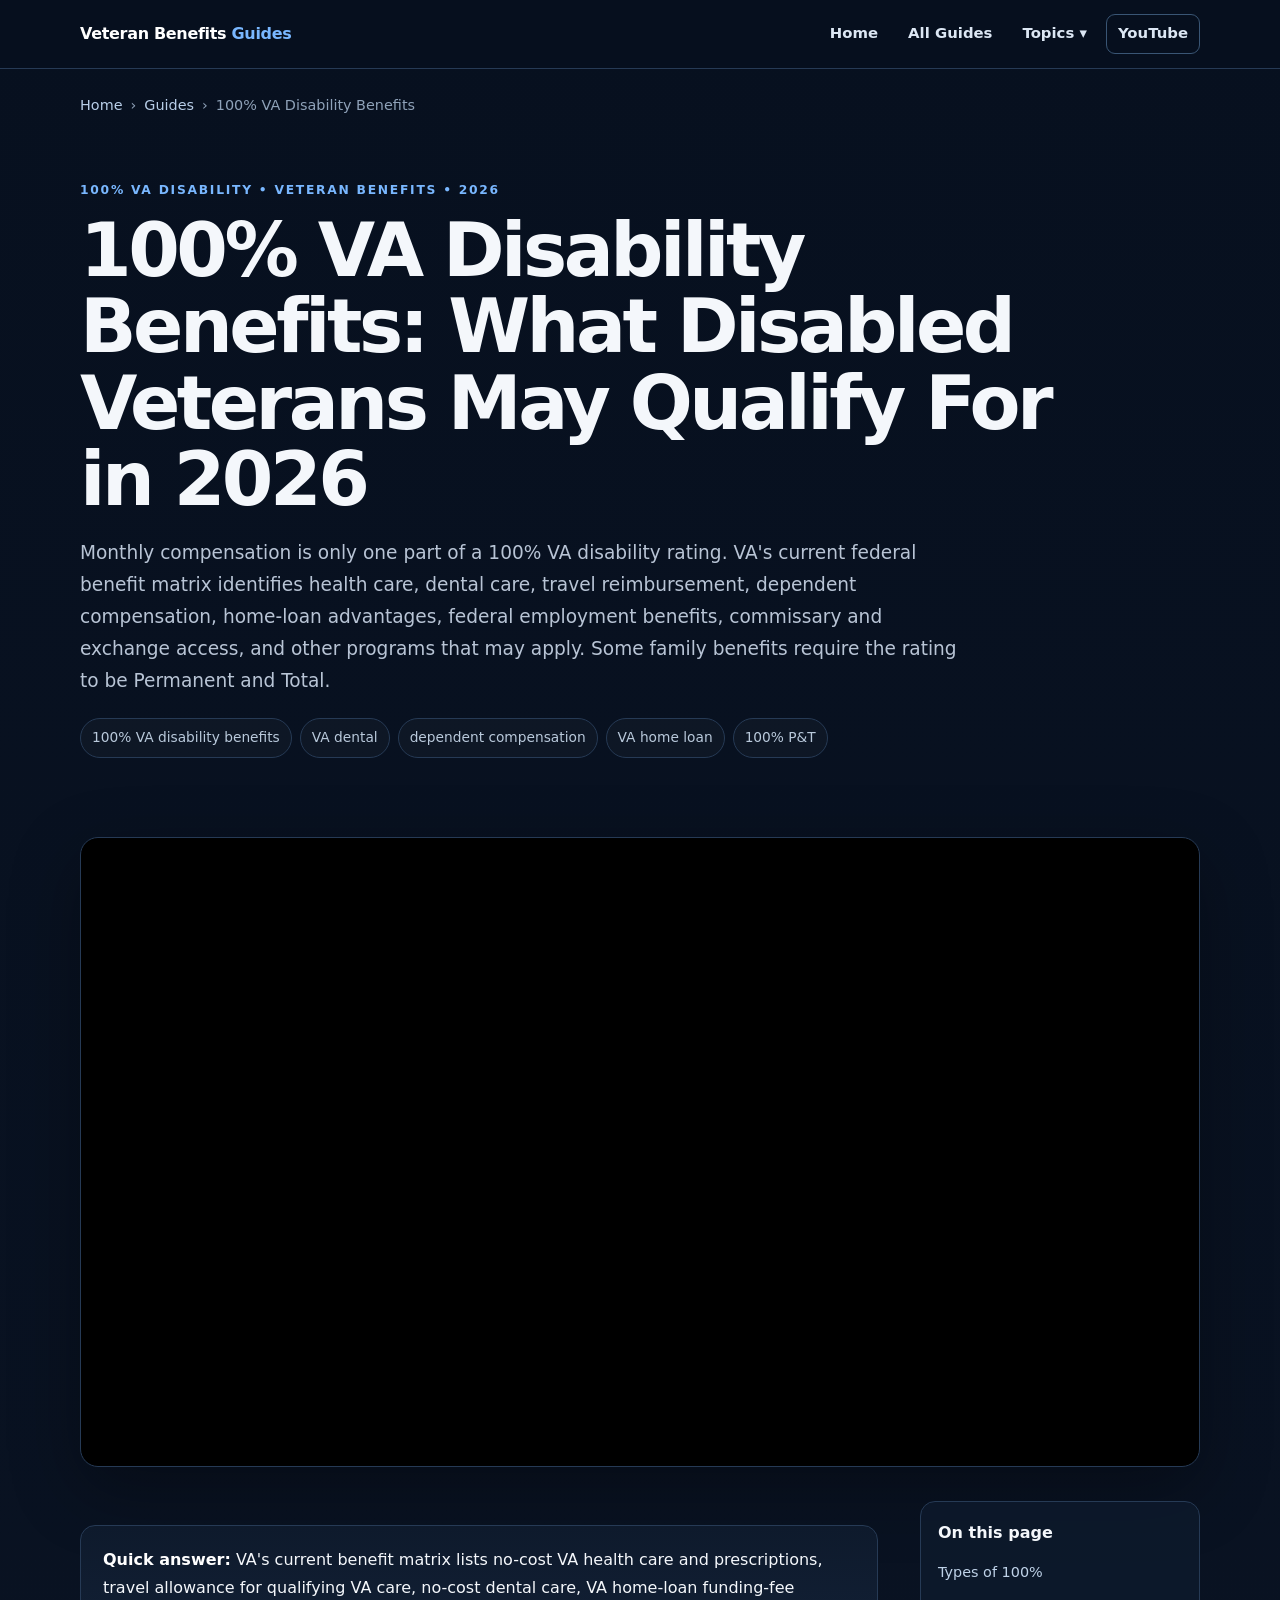
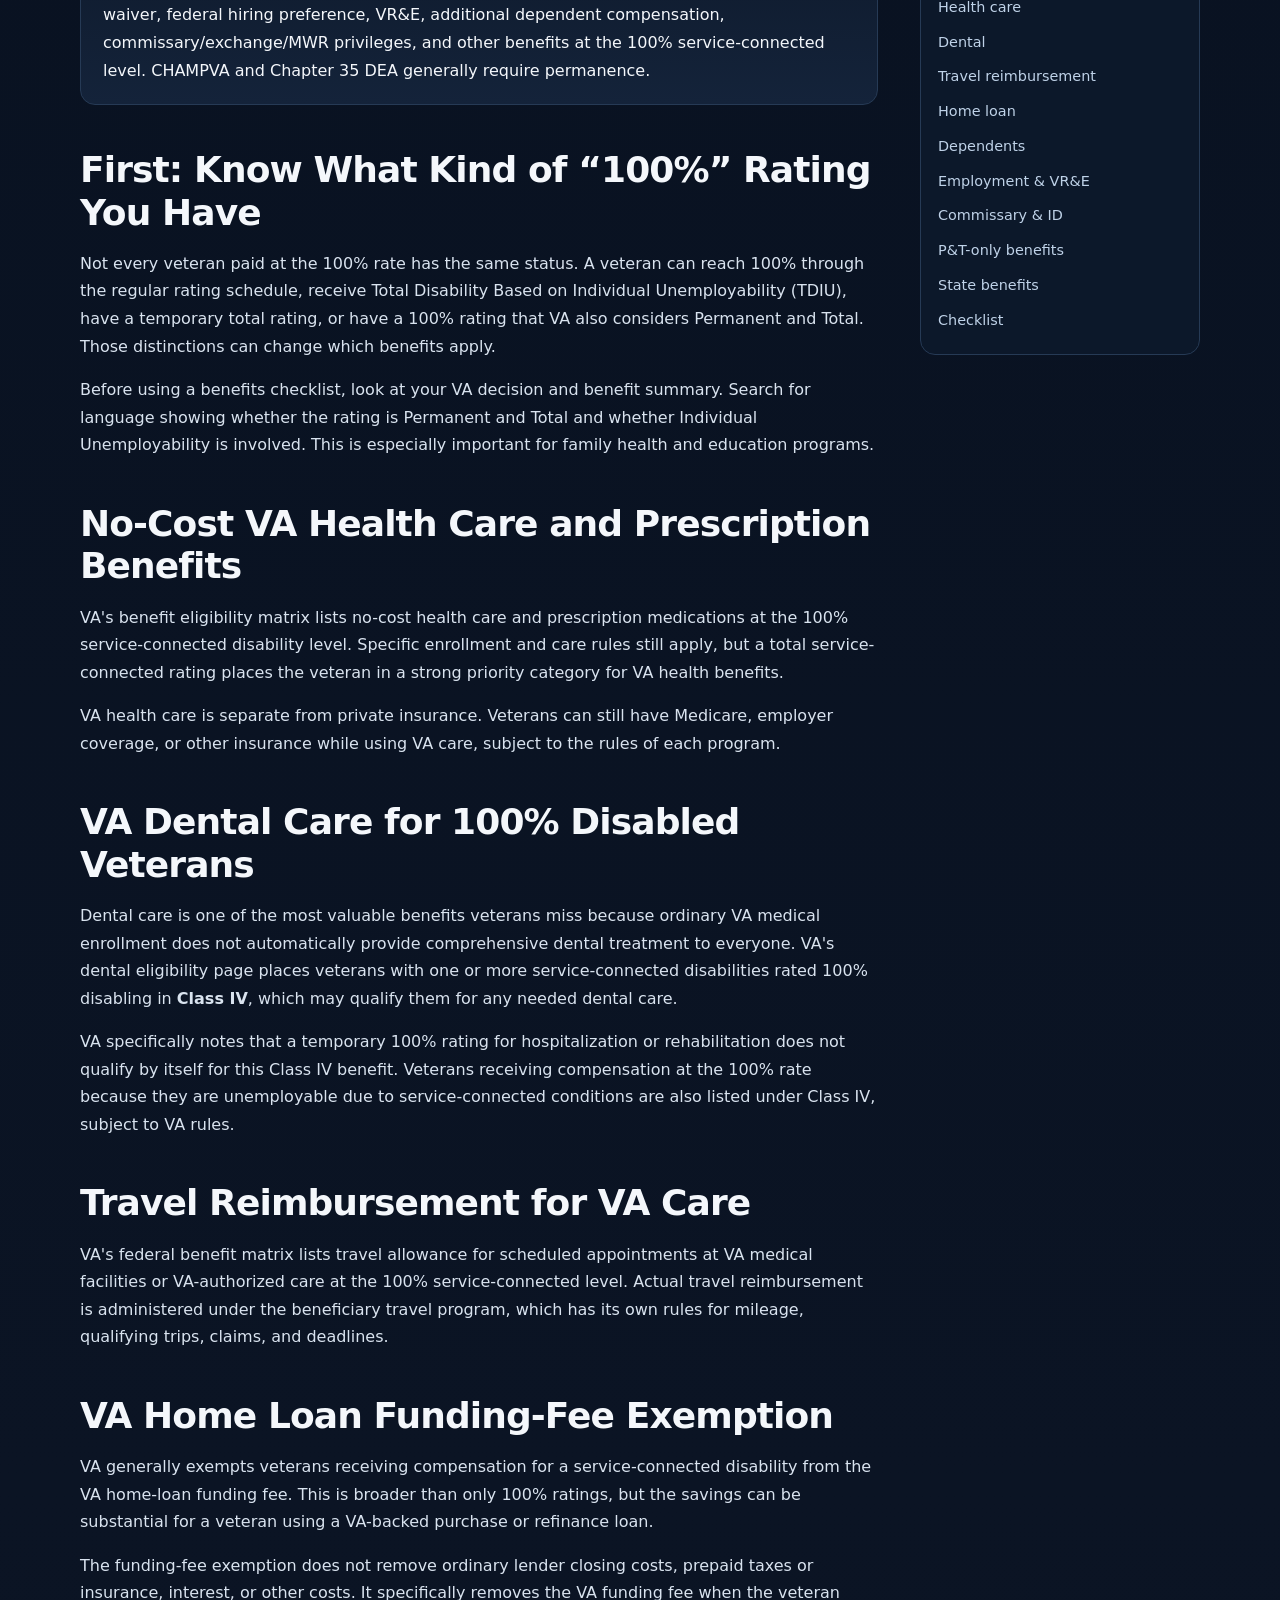
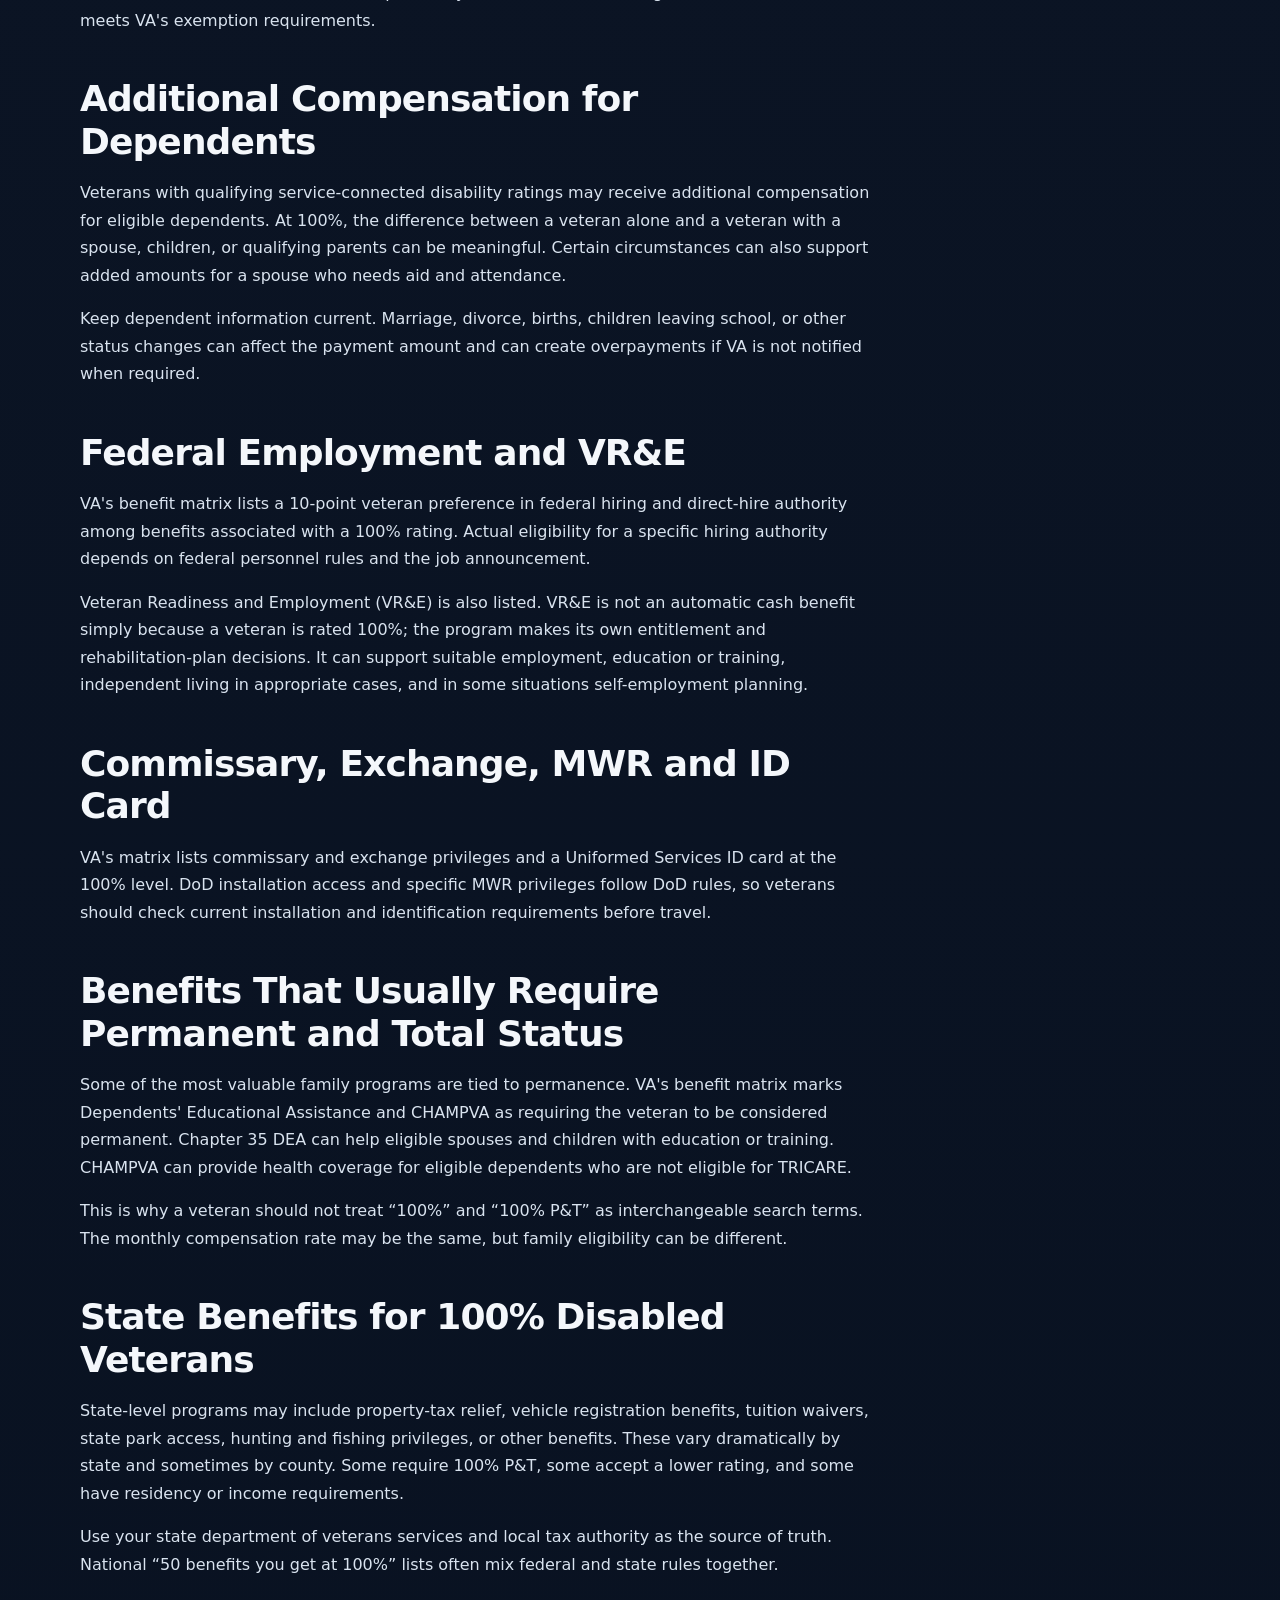
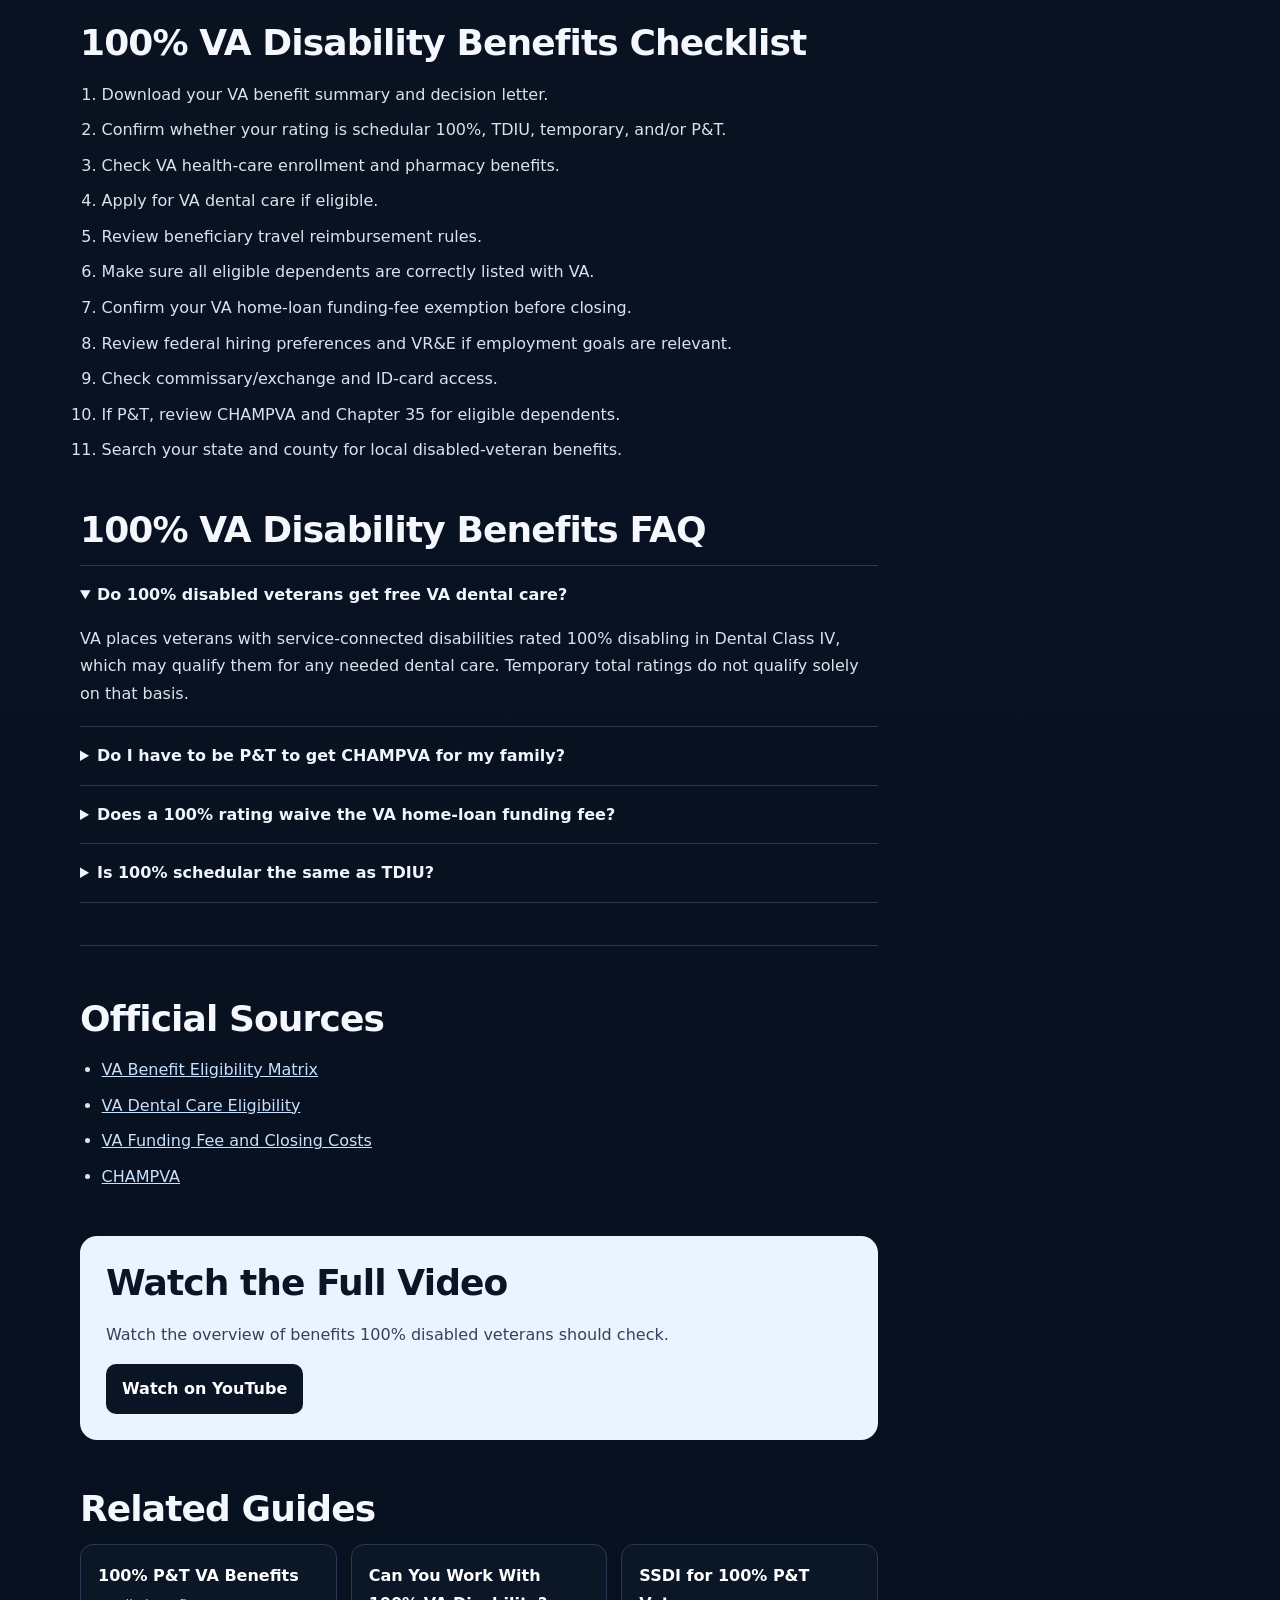
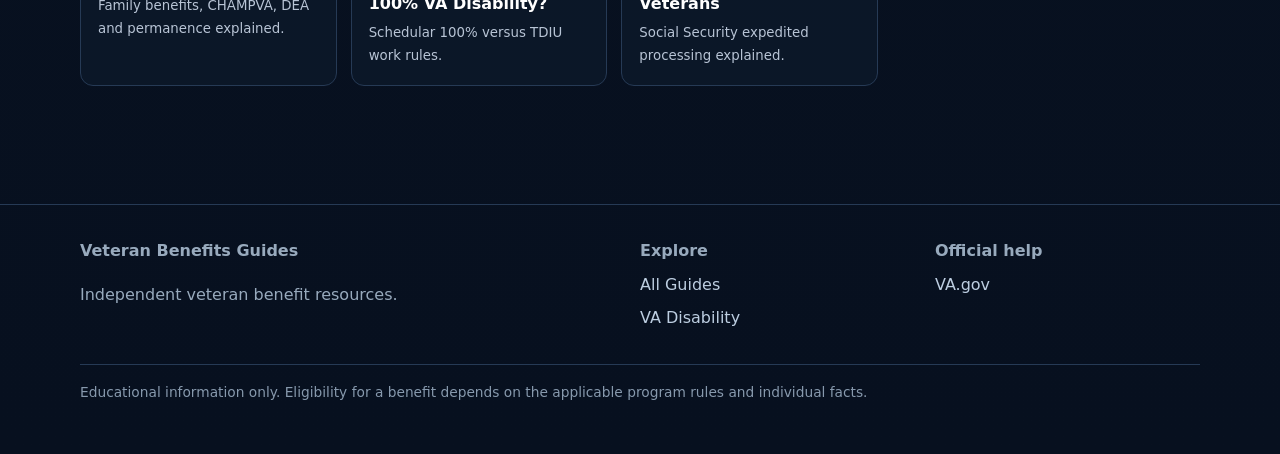
<file: 100-percent-disabled-veteran-benefits/index.html>
<!doctype html><html lang="en-US"><head><meta charset="utf-8"><meta name="viewport" content="width=device-width,initial-scale=1"><title>100% VA Disability Benefits: What Disabled Veterans May Qualify For in 2026</title><meta name="description" content="What benefits come with a 100% VA disability rating? Review VA health care, dental care, dependent compensation, home-loan funding-fee exemption, federal hiring preference, commissary privileges, P&T family benefits, and more."><meta name="keywords" content="100% VA disability benefits, 100 percent disabled veteran benefits, VA benefits at 100 percent, 100% disabled veteran entitlements, VA dental 100 percent, disabled veteran home loan funding fee, 100 P&T benefits"><meta name="robots" content="index,follow,max-image-preview:large,max-snippet:-1,max-video-preview:-1"><link rel="canonical" href="https://veteran-benefits-guides.netlify.app/100-percent-disabled-veteran-benefits/"><meta property="og:type" content="article"><meta property="og:title" content="100% VA Disability Benefits: What Disabled Veterans Need to Know"><meta property="og:description" content="A practical 2026 checklist of major federal benefits associated with a 100% VA disability rating."><meta property="og:image" content="https://i.ytimg.com/vi/D2bHYblWhCA/maxresdefault.jpg"><link rel="stylesheet" href="/assets/site.css"><script type="application/ld+json">{"@context":"https://schema.org","@graph":[{"@type":"Article","headline":"100% VA Disability Benefits: What Disabled Veterans May Qualify For in 2026","author":{"@type":"Person","name":"Nick Kalos"},"datePublished":"2026-09-11","dateModified":"2026-09-11","mainEntityOfPage":"https://veteran-benefits-guides.netlify.app/100-percent-disabled-veteran-benefits/"},{"@type":"VideoObject","name":"Unlocking VA Benefits | 100% Disabled Veterans Need to Know","thumbnailUrl":["https://i.ytimg.com/vi/D2bHYblWhCA/maxresdefault.jpg"],"embedUrl":"https://www.youtube.com/embed/D2bHYblWhCA","contentUrl":"https://www.youtube.com/watch?v=D2bHYblWhCA","description":"Veteran-focused overview of benefits available to veterans with a 100% VA disability rating."},{"@type":"FAQPage","mainEntity":[{"@type":"Question","name":"What benefits do veterans with a 100% service-connected VA rating get?","acceptedAnswer":{"@type":"Answer","text":"VA's current benefit eligibility matrix lists benefits that may include no-cost VA health care and prescriptions, travel allowance for qualifying VA care, no-cost dental care, VA funding-fee waiver, federal hiring preferences, VR&E, additional dependent compensation, commissary and exchange privileges, and more."}},{"@type":"Question","name":"Is a 100% VA rating the same as 100% Permanent and Total?","acceptedAnswer":{"@type":"Answer","text":"No. A veteran can be rated 100% without a Permanent and Total determination. Some dependent benefits, including CHAMPVA and Chapter 35 DEA, generally require permanence."}}]}]}</script></head><body><header class="site-header"><div class="wrap header-row"><a class="brand" href="/">Veteran Benefits <span>Guides</span></a><nav class="desktop-nav"><a href="/">Home</a><a href="/guides/">All Guides</a><details class="nav-drop"><summary>Topics ▾</summary><div class="drop-menu"><a href="/guides/#va-disability">VA Disability & 100%</a><a href="/guides/#claims">Claims & C&P Exams</a><a href="/guides/#education">GI Bill & Education</a><a href="/guides/#vietnam">Vietnam & Agent Orange</a><a href="/guides/#travel">Travel Benefits</a></div></details><a class="nav-youtube" href="https://www.youtube.com/channel/UCmP3QFLuKWtguCAThYeHbyQ">YouTube</a></nav><details class="mobile-nav"><summary>Menu</summary><div class="mobile-panel"><a href="/">Home</a><a href="/guides/">All Guides</a><a href="/guides/#va-disability">VA Disability</a><a href="/guides/#claims">Claims & C&P</a><a href="/guides/#travel">Travel</a></div></details></div></header><main><div class="wrap"><div class="breadcrumb"><a href="/">Home</a><span>›</span><a href="/guides/">Guides</a><span>›</span><span>100% VA Disability Benefits</span></div><section class="hero"><div class="eyebrow">100% VA Disability • Veteran Benefits • 2026</div><h1>100% VA Disability Benefits: What Disabled Veterans May Qualify For in 2026</h1><p class="lede">Monthly compensation is only one part of a 100% VA disability rating. VA's current federal benefit matrix identifies health care, dental care, travel reimbursement, dependent compensation, home-loan advantages, federal employment benefits, commissary and exchange access, and other programs that may apply. Some family benefits require the rating to be Permanent and Total.</p><div class="chips"><span class="chip">100% VA disability benefits</span><span class="chip">VA dental</span><span class="chip">dependent compensation</span><span class="chip">VA home loan</span><span class="chip">100% P&T</span></div></section><div class="video-shell"><div class="video-ratio"><iframe src="https://www.youtube.com/embed/D2bHYblWhCA?autoplay=1&mute=1&playsinline=1&rel=0" title="Unlocking VA Benefits 100% Disabled Veterans Need to Know" allow="autoplay; encrypted-media; picture-in-picture; fullscreen" allowfullscreen></iframe></div></div><div class="article-grid"><article class="article-body"><div class="quick-answer"><strong>Quick answer:</strong> VA's current benefit matrix lists no-cost VA health care and prescriptions, travel allowance for qualifying VA care, no-cost dental care, VA home-loan funding-fee waiver, federal hiring preference, VR&E, additional dependent compensation, commissary/exchange/MWR privileges, and other benefits at the 100% service-connected level. CHAMPVA and Chapter 35 DEA generally require permanence.</div><h2 id="rating-types">First: Know What Kind of “100%” Rating You Have</h2><p>Not every veteran paid at the 100% rate has the same status. A veteran can reach 100% through the regular rating schedule, receive Total Disability Based on Individual Unemployability (TDIU), have a temporary total rating, or have a 100% rating that VA also considers Permanent and Total. Those distinctions can change which benefits apply.</p><p>Before using a benefits checklist, look at your VA decision and benefit summary. Search for language showing whether the rating is Permanent and Total and whether Individual Unemployability is involved. This is especially important for family health and education programs.</p><h2 id="health">No-Cost VA Health Care and Prescription Benefits</h2><p>VA's benefit eligibility matrix lists no-cost health care and prescription medications at the 100% service-connected disability level. Specific enrollment and care rules still apply, but a total service-connected rating places the veteran in a strong priority category for VA health benefits.</p><p>VA health care is separate from private insurance. Veterans can still have Medicare, employer coverage, or other insurance while using VA care, subject to the rules of each program.</p><h2 id="dental">VA Dental Care for 100% Disabled Veterans</h2><p>Dental care is one of the most valuable benefits veterans miss because ordinary VA medical enrollment does not automatically provide comprehensive dental treatment to everyone. VA's dental eligibility page places veterans with one or more service-connected disabilities rated 100% disabling in <strong>Class IV</strong>, which may qualify them for any needed dental care.</p><p>VA specifically notes that a temporary 100% rating for hospitalization or rehabilitation does not qualify by itself for this Class IV benefit. Veterans receiving compensation at the 100% rate because they are unemployable due to service-connected conditions are also listed under Class IV, subject to VA rules.</p><h2 id="travel">Travel Reimbursement for VA Care</h2><p>VA's federal benefit matrix lists travel allowance for scheduled appointments at VA medical facilities or VA-authorized care at the 100% service-connected level. Actual travel reimbursement is administered under the beneficiary travel program, which has its own rules for mileage, qualifying trips, claims, and deadlines.</p><h2 id="home-loan">VA Home Loan Funding-Fee Exemption</h2><p>VA generally exempts veterans receiving compensation for a service-connected disability from the VA home-loan funding fee. This is broader than only 100% ratings, but the savings can be substantial for a veteran using a VA-backed purchase or refinance loan.</p><p>The funding-fee exemption does not remove ordinary lender closing costs, prepaid taxes or insurance, interest, or other costs. It specifically removes the VA funding fee when the veteran meets VA's exemption requirements.</p><h2 id="dependents">Additional Compensation for Dependents</h2><p>Veterans with qualifying service-connected disability ratings may receive additional compensation for eligible dependents. At 100%, the difference between a veteran alone and a veteran with a spouse, children, or qualifying parents can be meaningful. Certain circumstances can also support added amounts for a spouse who needs aid and attendance.</p><p>Keep dependent information current. Marriage, divorce, births, children leaving school, or other status changes can affect the payment amount and can create overpayments if VA is not notified when required.</p><h2 id="employment">Federal Employment and VR&E</h2><p>VA's benefit matrix lists a 10-point veteran preference in federal hiring and direct-hire authority among benefits associated with a 100% rating. Actual eligibility for a specific hiring authority depends on federal personnel rules and the job announcement.</p><p>Veteran Readiness and Employment (VR&E) is also listed. VR&E is not an automatic cash benefit simply because a veteran is rated 100%; the program makes its own entitlement and rehabilitation-plan decisions. It can support suitable employment, education or training, independent living in appropriate cases, and in some situations self-employment planning.</p><h2 id="commissary">Commissary, Exchange, MWR and ID Card</h2><p>VA's matrix lists commissary and exchange privileges and a Uniformed Services ID card at the 100% level. DoD installation access and specific MWR privileges follow DoD rules, so veterans should check current installation and identification requirements before travel.</p><h2 id="pt-benefits">Benefits That Usually Require Permanent and Total Status</h2><p>Some of the most valuable family programs are tied to permanence. VA's benefit matrix marks Dependents' Educational Assistance and CHAMPVA as requiring the veteran to be considered permanent. Chapter 35 DEA can help eligible spouses and children with education or training. CHAMPVA can provide health coverage for eligible dependents who are not eligible for TRICARE.</p><p>This is why a veteran should not treat “100%” and “100% P&T” as interchangeable search terms. The monthly compensation rate may be the same, but family eligibility can be different.</p><h2 id="state">State Benefits for 100% Disabled Veterans</h2><p>State-level programs may include property-tax relief, vehicle registration benefits, tuition waivers, state park access, hunting and fishing privileges, or other benefits. These vary dramatically by state and sometimes by county. Some require 100% P&T, some accept a lower rating, and some have residency or income requirements.</p><p>Use your state department of veterans services and local tax authority as the source of truth. National “50 benefits you get at 100%” lists often mix federal and state rules together.</p><h2 id="checklist">100% VA Disability Benefits Checklist</h2><ol><li>Download your VA benefit summary and decision letter.</li><li>Confirm whether your rating is schedular 100%, TDIU, temporary, and/or P&T.</li><li>Check VA health-care enrollment and pharmacy benefits.</li><li>Apply for VA dental care if eligible.</li><li>Review beneficiary travel reimbursement rules.</li><li>Make sure all eligible dependents are correctly listed with VA.</li><li>Confirm your VA home-loan funding-fee exemption before closing.</li><li>Review federal hiring preferences and VR&E if employment goals are relevant.</li><li>Check commissary/exchange and ID-card access.</li><li>If P&T, review CHAMPVA and Chapter 35 for eligible dependents.</li><li>Search your state and county for local disabled-veteran benefits.</li></ol><section class="faq"><h2>100% VA Disability Benefits FAQ</h2><details open><summary>Do 100% disabled veterans get free VA dental care?</summary><p>VA places veterans with service-connected disabilities rated 100% disabling in Dental Class IV, which may qualify them for any needed dental care. Temporary total ratings do not qualify solely on that basis.</p></details><details><summary>Do I have to be P&T to get CHAMPVA for my family?</summary><p>CHAMPVA eligibility for a veteran's spouse or dependent child generally requires the veteran to be permanently and totally disabled from a service-connected disability and the dependent to be ineligible for TRICARE.</p></details><details><summary>Does a 100% rating waive the VA home-loan funding fee?</summary><p>Veterans receiving VA compensation for a service-connected disability generally do not have to pay the VA funding fee. The exemption can apply below 100% as well.</p></details><details><summary>Is 100% schedular the same as TDIU?</summary><p>No. A schedular 100% rating is reached under VA's rating schedule. TDIU pays at the 100% rate because qualifying service-connected disabilities prevent substantially gainful employment. Different employment rules can apply.</p></details></section><div class="source-list"><h2>Official Sources</h2><ul><li><a href="https://benefits.va.gov/benefits/derivative_sc.asp">VA Benefit Eligibility Matrix</a></li><li><a href="https://www.va.gov/health-care/about-va-health-benefits/dental-care/">VA Dental Care Eligibility</a></li><li><a href="https://www.va.gov/housing-assistance/home-loans/funding-fee-and-closing-costs/">VA Funding Fee and Closing Costs</a></li><li><a href="https://www.va.gov/family-and-caregiver-benefits/health-and-disability/champva/">CHAMPVA</a></li></ul></div><div class="cta"><h2>Watch the Full Video</h2><p>Watch the overview of benefits 100% disabled veterans should check.</p><a class="button" href="https://www.youtube.com/watch?v=D2bHYblWhCA">Watch on YouTube</a></div><section class="related"><h2>Related Guides</h2><div class="related-grid"><a href="/100-percent-permanent-total-va-benefits/">100% P&T VA Benefits<small>Family benefits, CHAMPVA, DEA and permanence explained.</small></a><a href="/can-you-work-with-100-va-disability/">Can You Work With 100% VA Disability?<small>Schedular 100% versus TDIU work rules.</small></a><a href="/ssdi-100-percent-disabled-veteran-expedited/">SSDI for 100% P&T Veterans<small>Social Security expedited processing explained.</small></a></div></section></article><aside class="toc"><strong>On this page</strong><a href="#rating-types">Types of 100%</a><a href="#health">Health care</a><a href="#dental">Dental</a><a href="#travel">Travel reimbursement</a><a href="#home-loan">Home loan</a><a href="#dependents">Dependents</a><a href="#employment">Employment & VR&E</a><a href="#commissary">Commissary & ID</a><a href="#pt-benefits">P&T-only benefits</a><a href="#state">State benefits</a><a href="#checklist">Checklist</a></aside></div></div></main><footer class="site-footer"><div class="wrap footer-grid"><div><strong>Veteran Benefits Guides</strong><p>Independent veteran benefit resources.</p></div><div><strong>Explore</strong><a href="/guides/">All Guides</a><a href="/guides/#va-disability">VA Disability</a></div><div><strong>Official help</strong><a href="https://www.va.gov/">VA.gov</a></div></div><div class="wrap disclaimer">Educational information only. Eligibility for a benefit depends on the applicable program rules and individual facts.</div></footer></body></html>
</file>
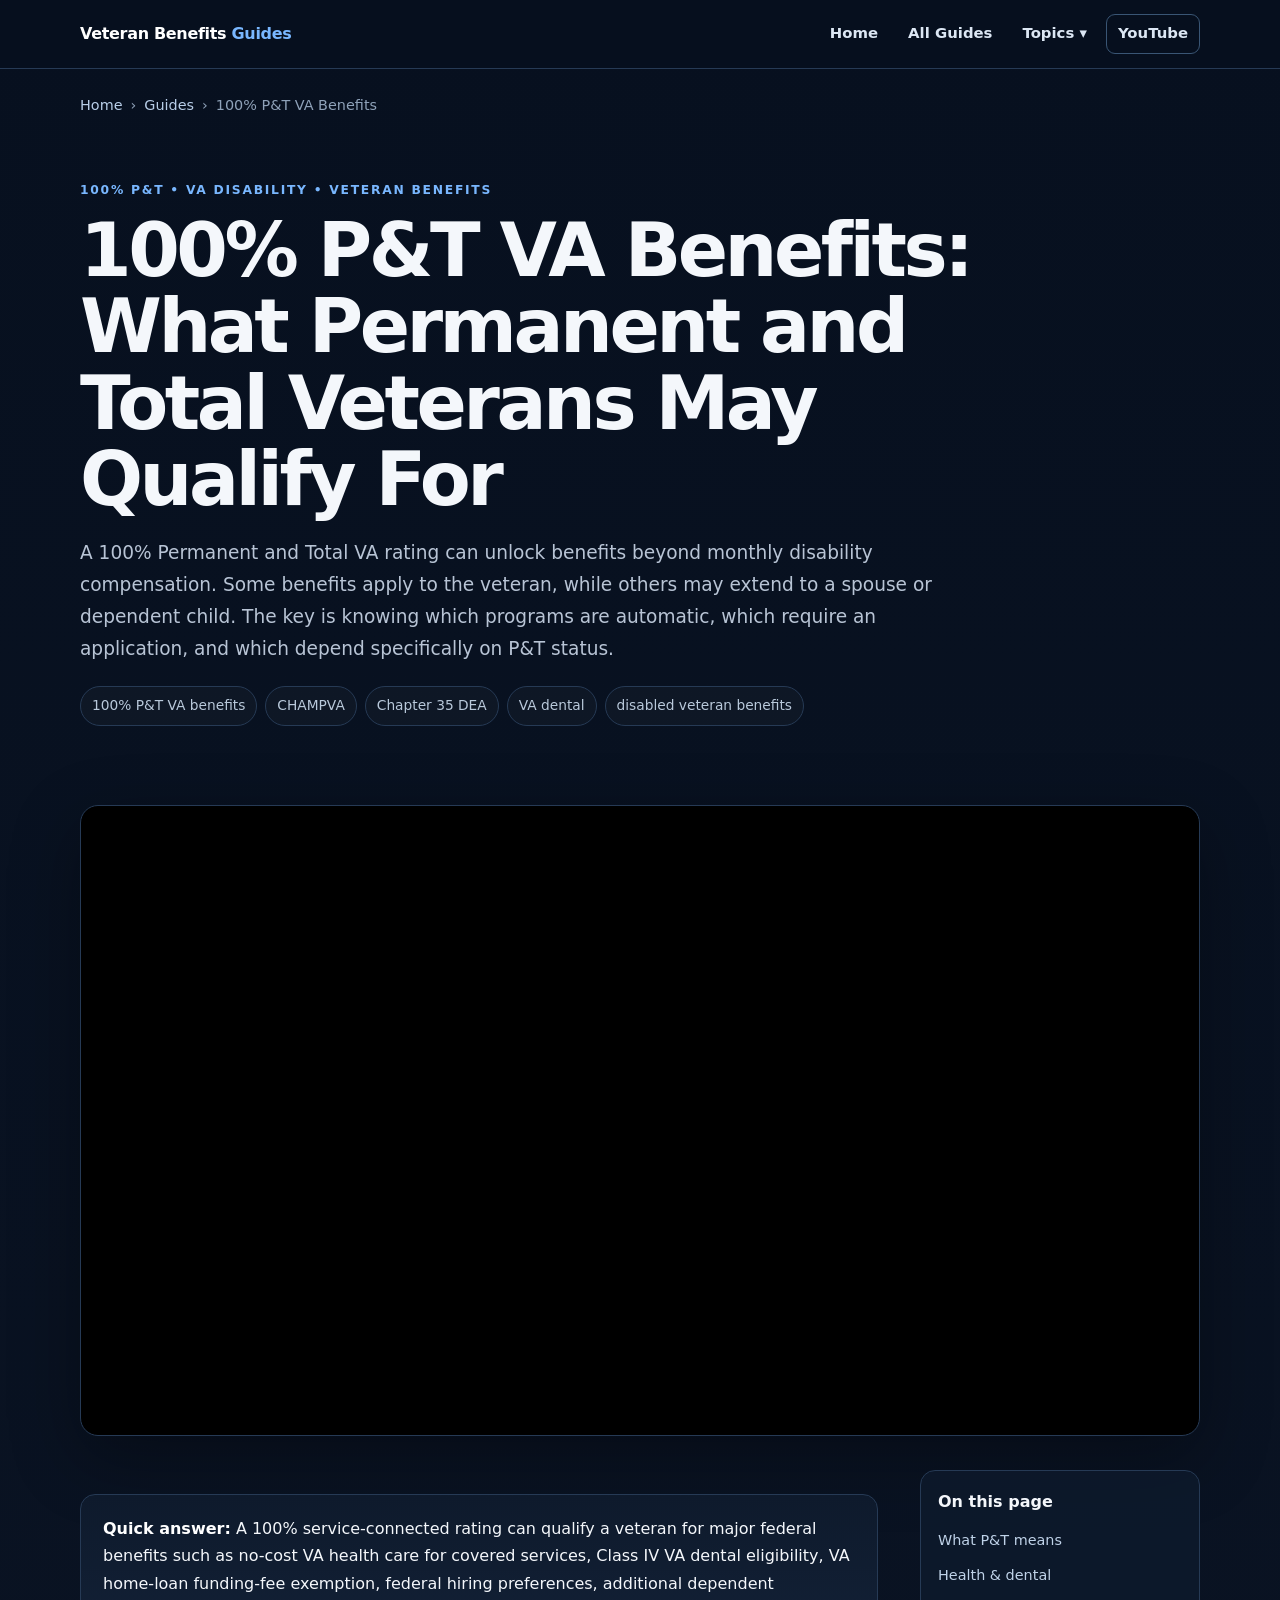
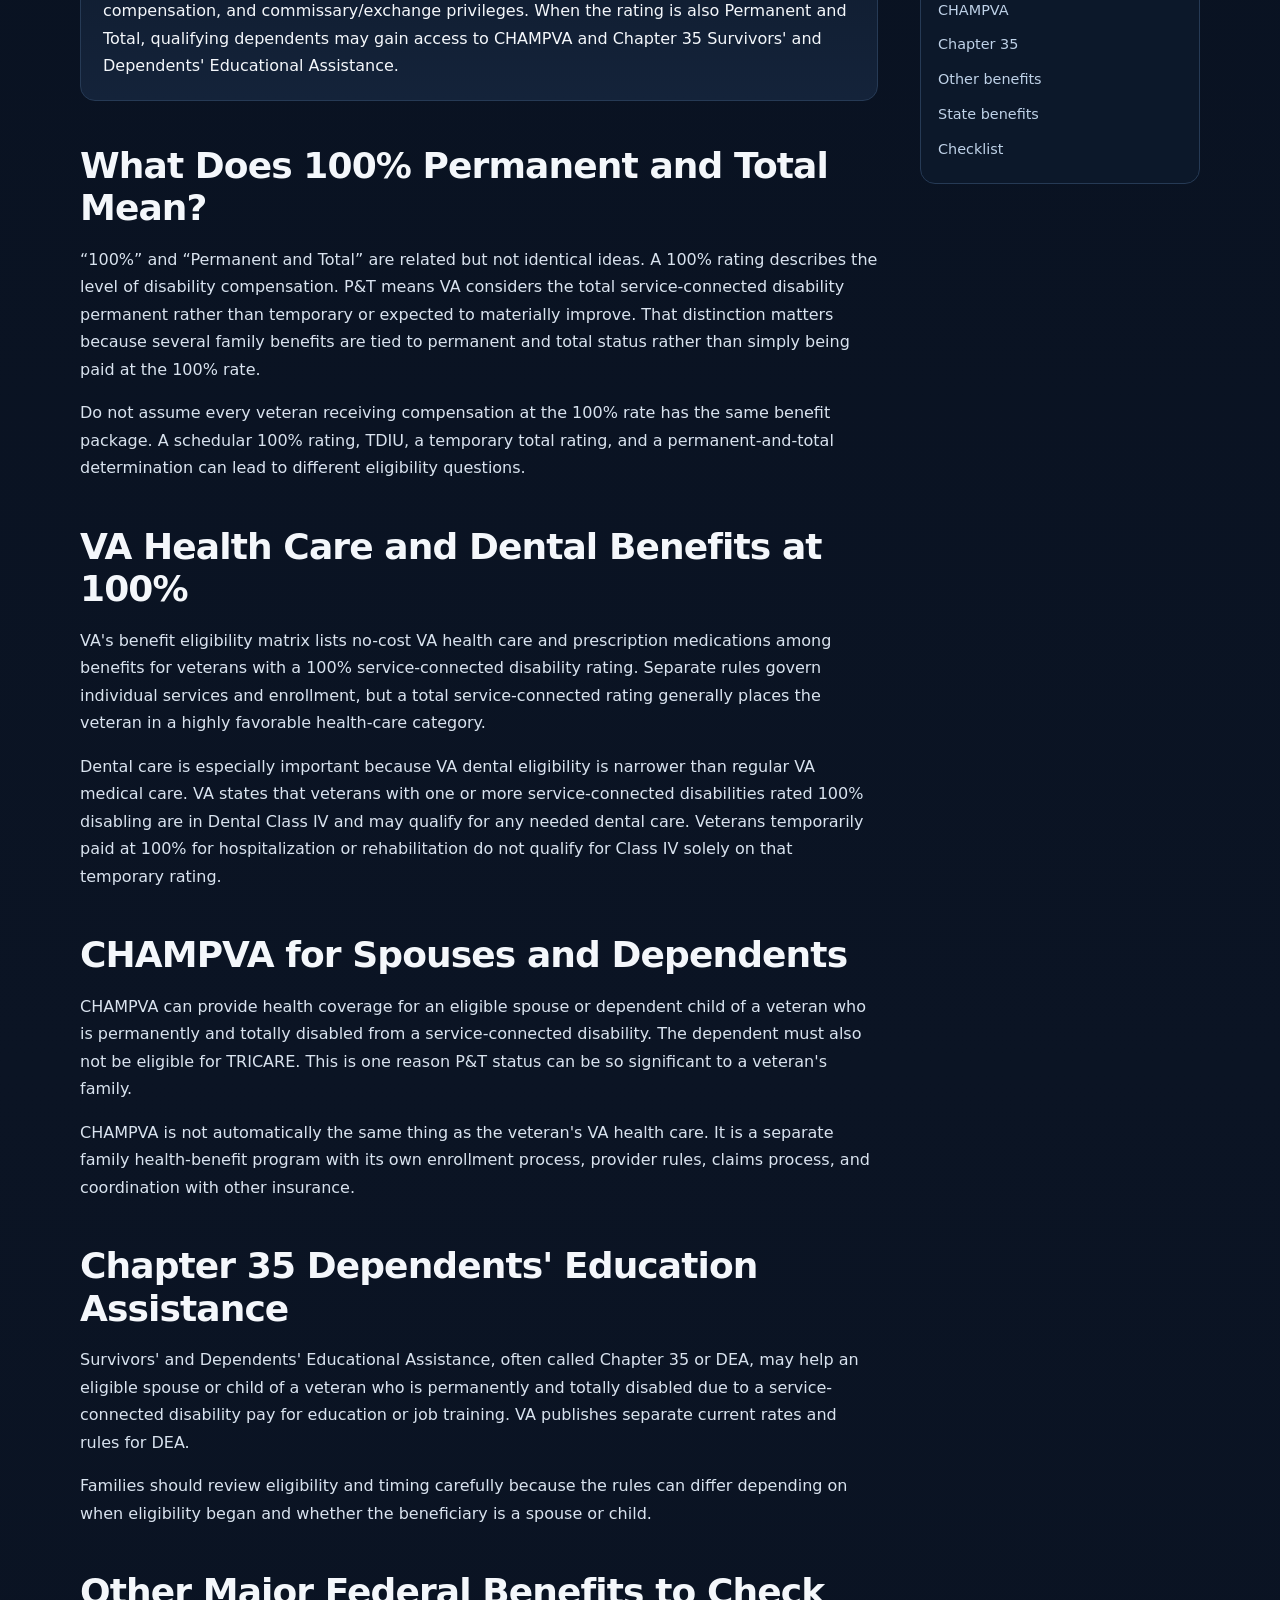
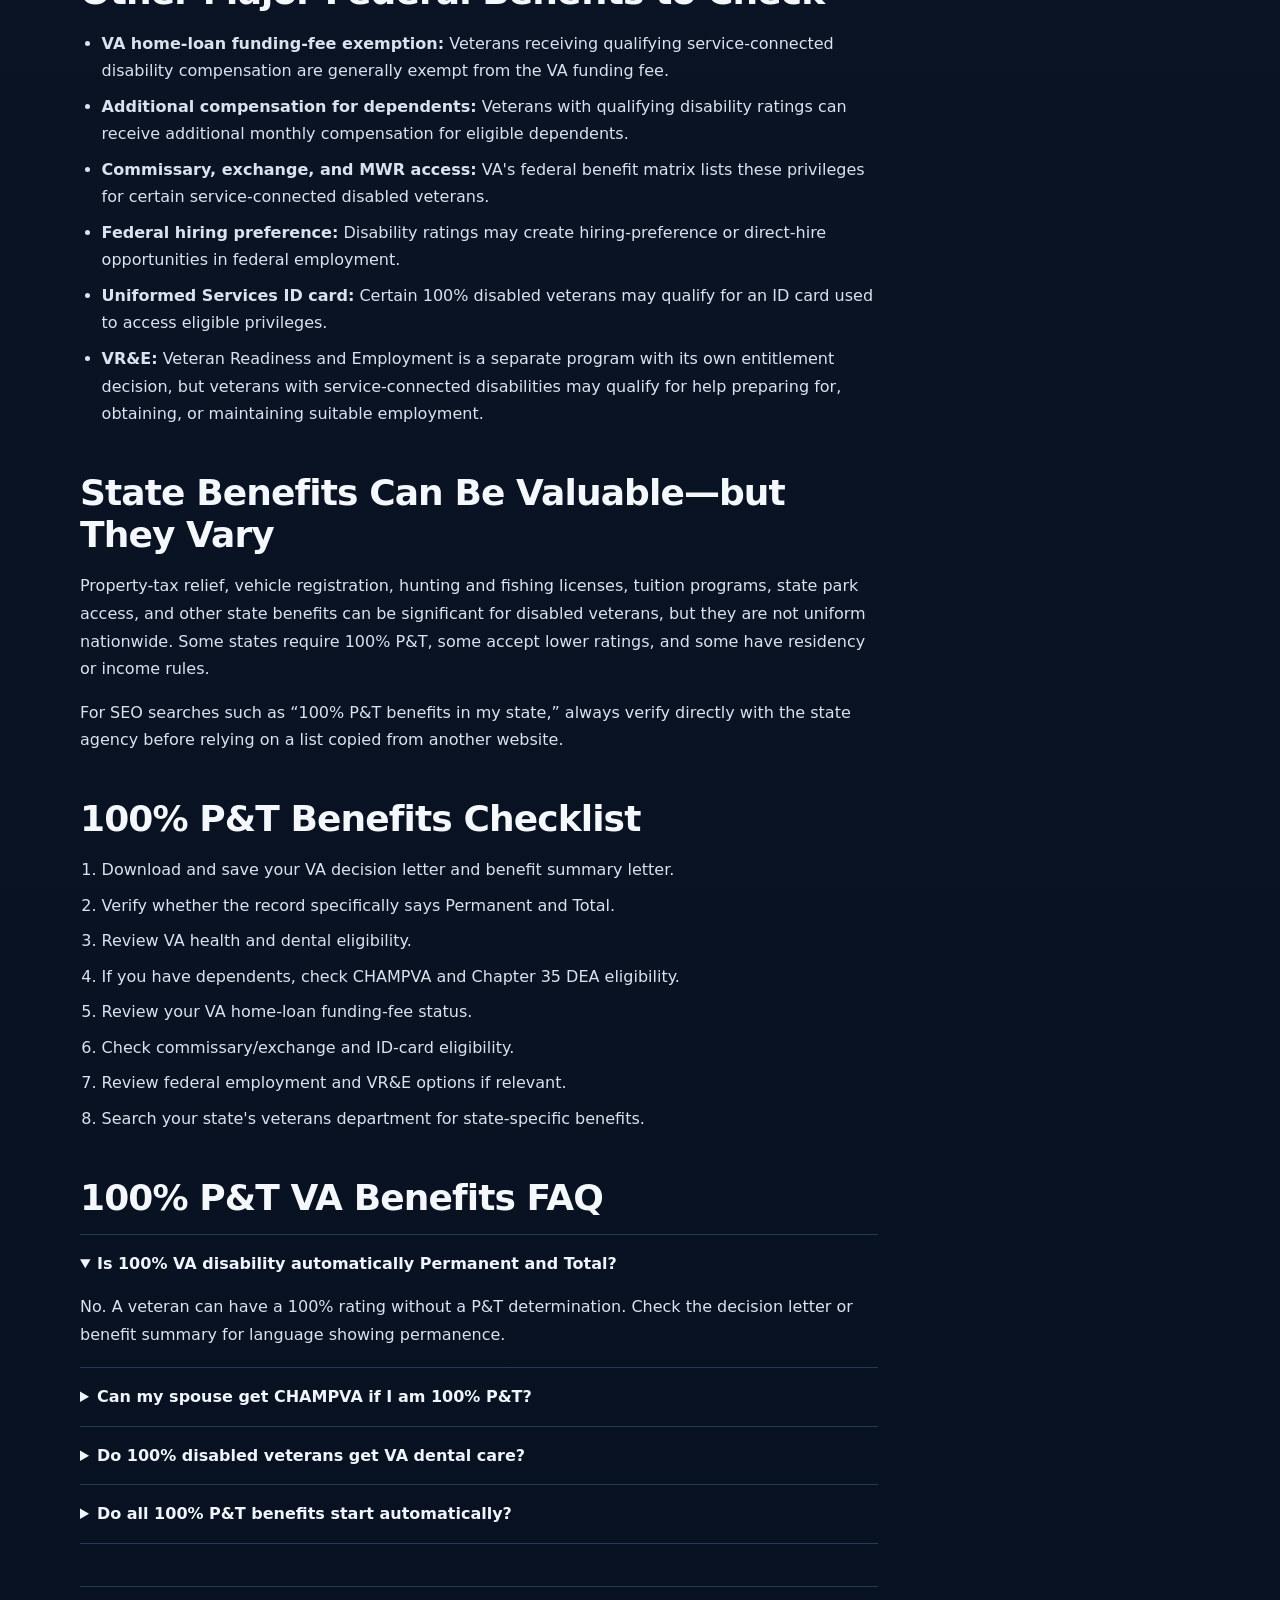
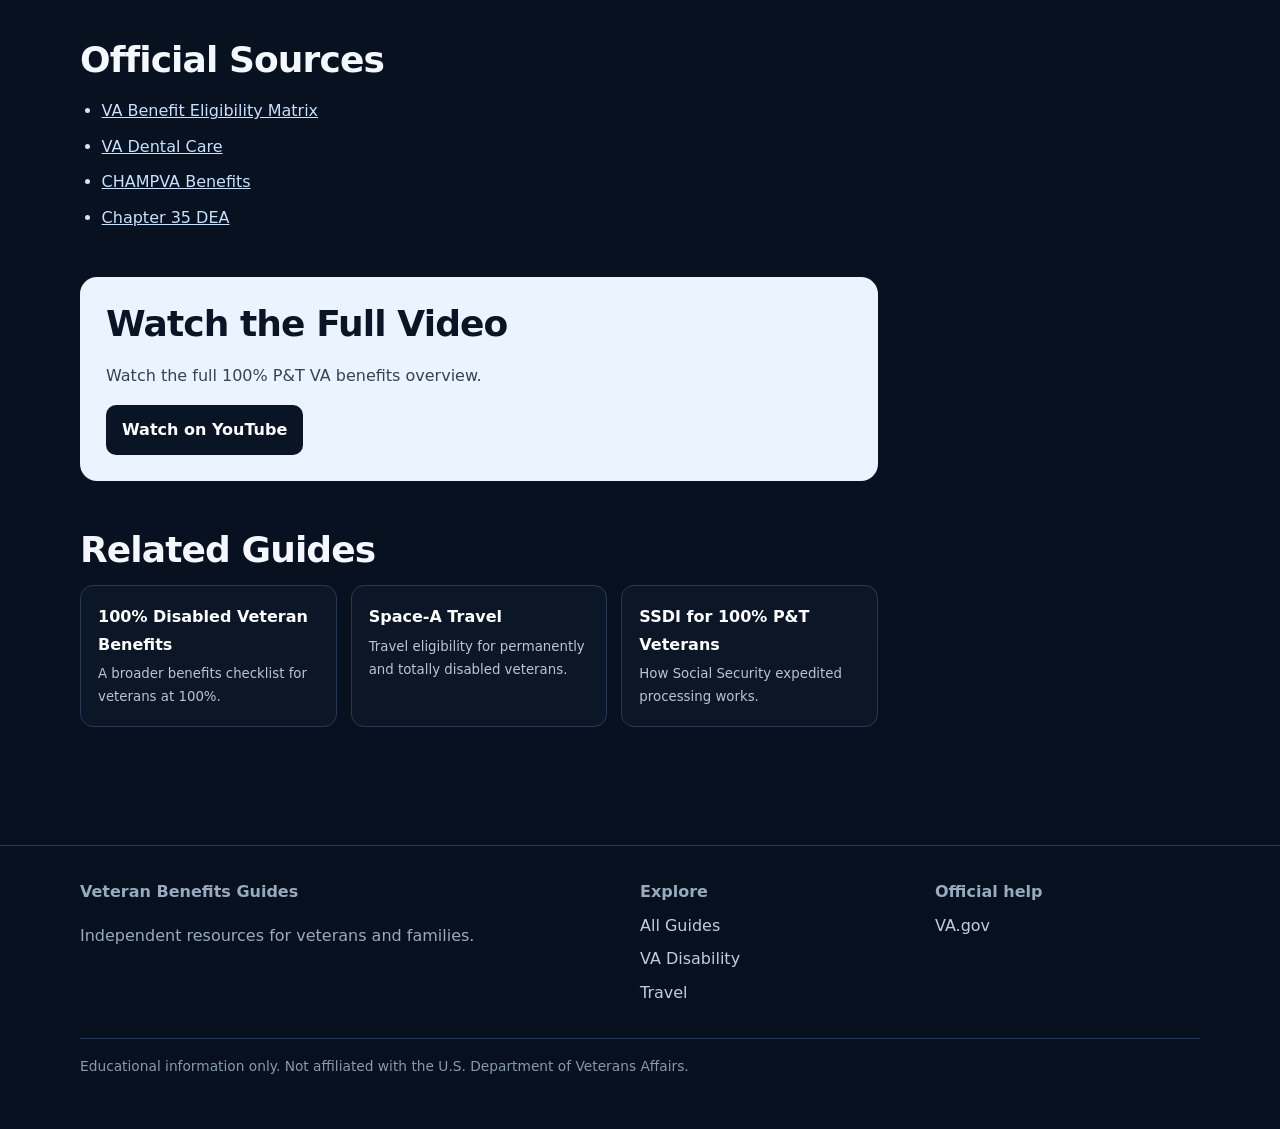
<file: 100-percent-permanent-total-va-benefits/index.html>
<!doctype html><html lang="en-US"><head><meta charset="utf-8"><meta name="viewport" content="width=device-width,initial-scale=1"><title>100% P&T VA Benefits: Permanent and Total Veteran Benefits & Entitlements</title><meta name="description" content="What benefits come with a 100% Permanent and Total VA disability rating? Learn about VA health care, dental care, CHAMPVA, Chapter 35 DEA, home-loan funding fee waiver, commissary privileges, dependent benefits, and more."><meta name="keywords" content="100% P&T VA benefits, permanent and total veteran benefits, 100 percent disabled veteran benefits, CHAMPVA 100 P&T, Chapter 35 DEA, VA dental 100 percent, VA benefits for dependents"><meta name="robots" content="index,follow,max-image-preview:large,max-snippet:-1,max-video-preview:-1"><link rel="canonical" href="https://veteran-benefits-guides.netlify.app/100-percent-permanent-total-va-benefits/"><meta property="og:type" content="article"><meta property="og:title" content="100% P&T VA Benefits: Full Entitlements Explained"><meta property="og:description" content="A practical guide to major federal benefits associated with a 100% Permanent and Total VA rating."><meta property="og:image" content="https://i.ytimg.com/vi/VeWes2aVElw/maxresdefault.jpg"><link rel="stylesheet" href="/assets/site.css"><script type="application/ld+json">{"@context":"https://schema.org","@graph":[{"@type":"Article","headline":"100% P&T VA Benefits: Permanent and Total Veteran Benefits & Entitlements","author":{"@type":"Person","name":"Nick Kalos"},"datePublished":"2026-09-11","dateModified":"2026-09-11","mainEntityOfPage":"https://veteran-benefits-guides.netlify.app/100-percent-permanent-total-va-benefits/"},{"@type":"VideoObject","name":"100% P&T VA Benefits: Unlocking Your Full Entitlements","thumbnailUrl":["https://i.ytimg.com/vi/VeWes2aVElw/maxresdefault.jpg"],"embedUrl":"https://www.youtube.com/embed/VeWes2aVElw","contentUrl":"https://www.youtube.com/watch?v=VeWes2aVElw","description":"Video explaining benefits and entitlements associated with a 100% Permanent and Total VA disability rating."},{"@type":"FAQPage","mainEntity":[{"@type":"Question","name":"What does 100% P&T mean for VA disability?","acceptedAnswer":{"@type":"Answer","text":"It generally means VA has rated qualifying service-connected disability as totally disabling and considers the total disability permanent, or not expected to improve."}},{"@type":"Question","name":"Do dependents of 100% P&T veterans qualify for CHAMPVA?","acceptedAnswer":{"@type":"Answer","text":"Eligible spouses and dependent children may qualify for CHAMPVA when the veteran is permanently and totally disabled due to a service-connected disability and the dependent is not eligible for TRICARE."}}]}]}</script></head><body><header class="site-header"><div class="wrap header-row"><a class="brand" href="/">Veteran Benefits <span>Guides</span></a><nav class="desktop-nav"><a href="/">Home</a><a href="/guides/">All Guides</a><details class="nav-drop"><summary>Topics ▾</summary><div class="drop-menu"><a href="/guides/#va-disability">VA Disability & 100%</a><a href="/guides/#claims">Claims & C&P Exams</a><a href="/guides/#education">GI Bill & Education</a><a href="/guides/#vietnam">Vietnam & Agent Orange</a><a href="/guides/#travel">Travel Benefits</a></div></details><a class="nav-youtube" href="https://www.youtube.com/channel/UCmP3QFLuKWtguCAThYeHbyQ">YouTube</a></nav><details class="mobile-nav"><summary>Menu</summary><div class="mobile-panel"><a href="/">Home</a><a href="/guides/">All Guides</a><a href="/guides/#va-disability">VA Disability</a><a href="/guides/#claims">Claims & C&P</a><a href="/guides/#education">GI Bill</a><a href="/guides/#travel">Travel</a></div></details></div></header><main><div class="wrap"><div class="breadcrumb"><a href="/">Home</a><span>›</span><a href="/guides/">Guides</a><span>›</span><span>100% P&T VA Benefits</span></div><section class="hero"><div class="eyebrow">100% P&T • VA Disability • Veteran Benefits</div><h1>100% P&T VA Benefits: What Permanent and Total Veterans May Qualify For</h1><p class="lede">A 100% Permanent and Total VA rating can unlock benefits beyond monthly disability compensation. Some benefits apply to the veteran, while others may extend to a spouse or dependent child. The key is knowing which programs are automatic, which require an application, and which depend specifically on P&T status.</p><div class="chips"><span class="chip">100% P&T VA benefits</span><span class="chip">CHAMPVA</span><span class="chip">Chapter 35 DEA</span><span class="chip">VA dental</span><span class="chip">disabled veteran benefits</span></div></section><div class="video-shell"><div class="video-ratio"><iframe src="https://www.youtube.com/embed/VeWes2aVElw?autoplay=1&mute=1&playsinline=1&rel=0" title="100% P&T VA Benefits Unlocking Your Full Entitlements" allow="autoplay; encrypted-media; picture-in-picture; fullscreen" allowfullscreen></iframe></div></div><div class="article-grid"><article class="article-body"><div class="quick-answer"><strong>Quick answer:</strong> A 100% service-connected rating can qualify a veteran for major federal benefits such as no-cost VA health care for covered services, Class IV VA dental eligibility, VA home-loan funding-fee exemption, federal hiring preferences, additional dependent compensation, and commissary/exchange privileges. When the rating is also Permanent and Total, qualifying dependents may gain access to CHAMPVA and Chapter 35 Survivors' and Dependents' Educational Assistance.</div><h2 id="meaning">What Does 100% Permanent and Total Mean?</h2><p>“100%” and “Permanent and Total” are related but not identical ideas. A 100% rating describes the level of disability compensation. P&T means VA considers the total service-connected disability permanent rather than temporary or expected to materially improve. That distinction matters because several family benefits are tied to permanent and total status rather than simply being paid at the 100% rate.</p><p>Do not assume every veteran receiving compensation at the 100% rate has the same benefit package. A schedular 100% rating, TDIU, a temporary total rating, and a permanent-and-total determination can lead to different eligibility questions.</p><h2 id="health">VA Health Care and Dental Benefits at 100%</h2><p>VA's benefit eligibility matrix lists no-cost VA health care and prescription medications among benefits for veterans with a 100% service-connected disability rating. Separate rules govern individual services and enrollment, but a total service-connected rating generally places the veteran in a highly favorable health-care category.</p><p>Dental care is especially important because VA dental eligibility is narrower than regular VA medical care. VA states that veterans with one or more service-connected disabilities rated 100% disabling are in Dental Class IV and may qualify for any needed dental care. Veterans temporarily paid at 100% for hospitalization or rehabilitation do not qualify for Class IV solely on that temporary rating.</p><h2 id="champva">CHAMPVA for Spouses and Dependents</h2><p>CHAMPVA can provide health coverage for an eligible spouse or dependent child of a veteran who is permanently and totally disabled from a service-connected disability. The dependent must also not be eligible for TRICARE. This is one reason P&T status can be so significant to a veteran's family.</p><p>CHAMPVA is not automatically the same thing as the veteran's VA health care. It is a separate family health-benefit program with its own enrollment process, provider rules, claims process, and coordination with other insurance.</p><h2 id="dea">Chapter 35 Dependents' Education Assistance</h2><p>Survivors' and Dependents' Educational Assistance, often called Chapter 35 or DEA, may help an eligible spouse or child of a veteran who is permanently and totally disabled due to a service-connected disability pay for education or job training. VA publishes separate current rates and rules for DEA.</p><p>Families should review eligibility and timing carefully because the rules can differ depending on when eligibility began and whether the beneficiary is a spouse or child.</p><h2 id="other">Other Major Federal Benefits to Check</h2><ul><li><strong>VA home-loan funding-fee exemption:</strong> Veterans receiving qualifying service-connected disability compensation are generally exempt from the VA funding fee.</li><li><strong>Additional compensation for dependents:</strong> Veterans with qualifying disability ratings can receive additional monthly compensation for eligible dependents.</li><li><strong>Commissary, exchange, and MWR access:</strong> VA's federal benefit matrix lists these privileges for certain service-connected disabled veterans.</li><li><strong>Federal hiring preference:</strong> Disability ratings may create hiring-preference or direct-hire opportunities in federal employment.</li><li><strong>Uniformed Services ID card:</strong> Certain 100% disabled veterans may qualify for an ID card used to access eligible privileges.</li><li><strong>VR&E:</strong> Veteran Readiness and Employment is a separate program with its own entitlement decision, but veterans with service-connected disabilities may qualify for help preparing for, obtaining, or maintaining suitable employment.</li></ul><h2 id="state">State Benefits Can Be Valuable—but They Vary</h2><p>Property-tax relief, vehicle registration, hunting and fishing licenses, tuition programs, state park access, and other state benefits can be significant for disabled veterans, but they are not uniform nationwide. Some states require 100% P&T, some accept lower ratings, and some have residency or income rules.</p><p>For SEO searches such as “100% P&T benefits in my state,” always verify directly with the state agency before relying on a list copied from another website.</p><h2 id="checklist">100% P&T Benefits Checklist</h2><ol><li>Download and save your VA decision letter and benefit summary letter.</li><li>Verify whether the record specifically says Permanent and Total.</li><li>Review VA health and dental eligibility.</li><li>If you have dependents, check CHAMPVA and Chapter 35 DEA eligibility.</li><li>Review your VA home-loan funding-fee status.</li><li>Check commissary/exchange and ID-card eligibility.</li><li>Review federal employment and VR&E options if relevant.</li><li>Search your state's veterans department for state-specific benefits.</li></ol><section class="faq"><h2>100% P&T VA Benefits FAQ</h2><details open><summary>Is 100% VA disability automatically Permanent and Total?</summary><p>No. A veteran can have a 100% rating without a P&T determination. Check the decision letter or benefit summary for language showing permanence.</p></details><details><summary>Can my spouse get CHAMPVA if I am 100% P&T?</summary><p>Potentially. VA says eligible spouses and dependent children of veterans rated permanently and totally disabled from a service-connected disability may qualify if they are not eligible for TRICARE.</p></details><details><summary>Do 100% disabled veterans get VA dental care?</summary><p>VA lists veterans with service-connected disabilities rated 100% disabling in Dental Class IV, which may qualify them for any needed dental care, subject to the program's rules.</p></details><details><summary>Do all 100% P&T benefits start automatically?</summary><p>No. Several programs require a separate application or enrollment, especially benefits for dependents.</p></details></section><div class="source-list"><h2>Official Sources</h2><ul><li><a href="https://benefits.va.gov/benefits/derivative_sc.asp">VA Benefit Eligibility Matrix</a></li><li><a href="https://www.va.gov/health-care/about-va-health-benefits/dental-care/">VA Dental Care</a></li><li><a href="https://www.va.gov/family-and-caregiver-benefits/health-and-disability/champva/">CHAMPVA Benefits</a></li><li><a href="https://www.va.gov/family-and-caregiver-benefits/education-and-careers/dependents-education-assistance/">Chapter 35 DEA</a></li></ul></div><div class="cta"><h2>Watch the Full Video</h2><p>Watch the full 100% P&T VA benefits overview.</p><a class="button" href="https://www.youtube.com/watch?v=VeWes2aVElw">Watch on YouTube</a></div><section class="related"><h2>Related Guides</h2><div class="related-grid"><a href="/100-percent-disabled-veteran-benefits/">100% Disabled Veteran Benefits<small>A broader benefits checklist for veterans at 100%.</small></a><a href="/space-a-travel-100-percent-disabled-veterans/">Space-A Travel<small>Travel eligibility for permanently and totally disabled veterans.</small></a><a href="/ssdi-100-percent-disabled-veteran-expedited/">SSDI for 100% P&T Veterans<small>How Social Security expedited processing works.</small></a></div></section></article><aside class="toc"><strong>On this page</strong><a href="#meaning">What P&T means</a><a href="#health">Health & dental</a><a href="#champva">CHAMPVA</a><a href="#dea">Chapter 35</a><a href="#other">Other benefits</a><a href="#state">State benefits</a><a href="#checklist">Checklist</a></aside></div></div></main><footer class="site-footer"><div class="wrap footer-grid"><div><strong>Veteran Benefits Guides</strong><p>Independent resources for veterans and families.</p></div><div><strong>Explore</strong><a href="/guides/">All Guides</a><a href="/guides/#va-disability">VA Disability</a><a href="/guides/#travel">Travel</a></div><div><strong>Official help</strong><a href="https://www.va.gov/">VA.gov</a></div></div><div class="wrap disclaimer">Educational information only. Not affiliated with the U.S. Department of Veterans Affairs.</div></footer></body></html>
</file>
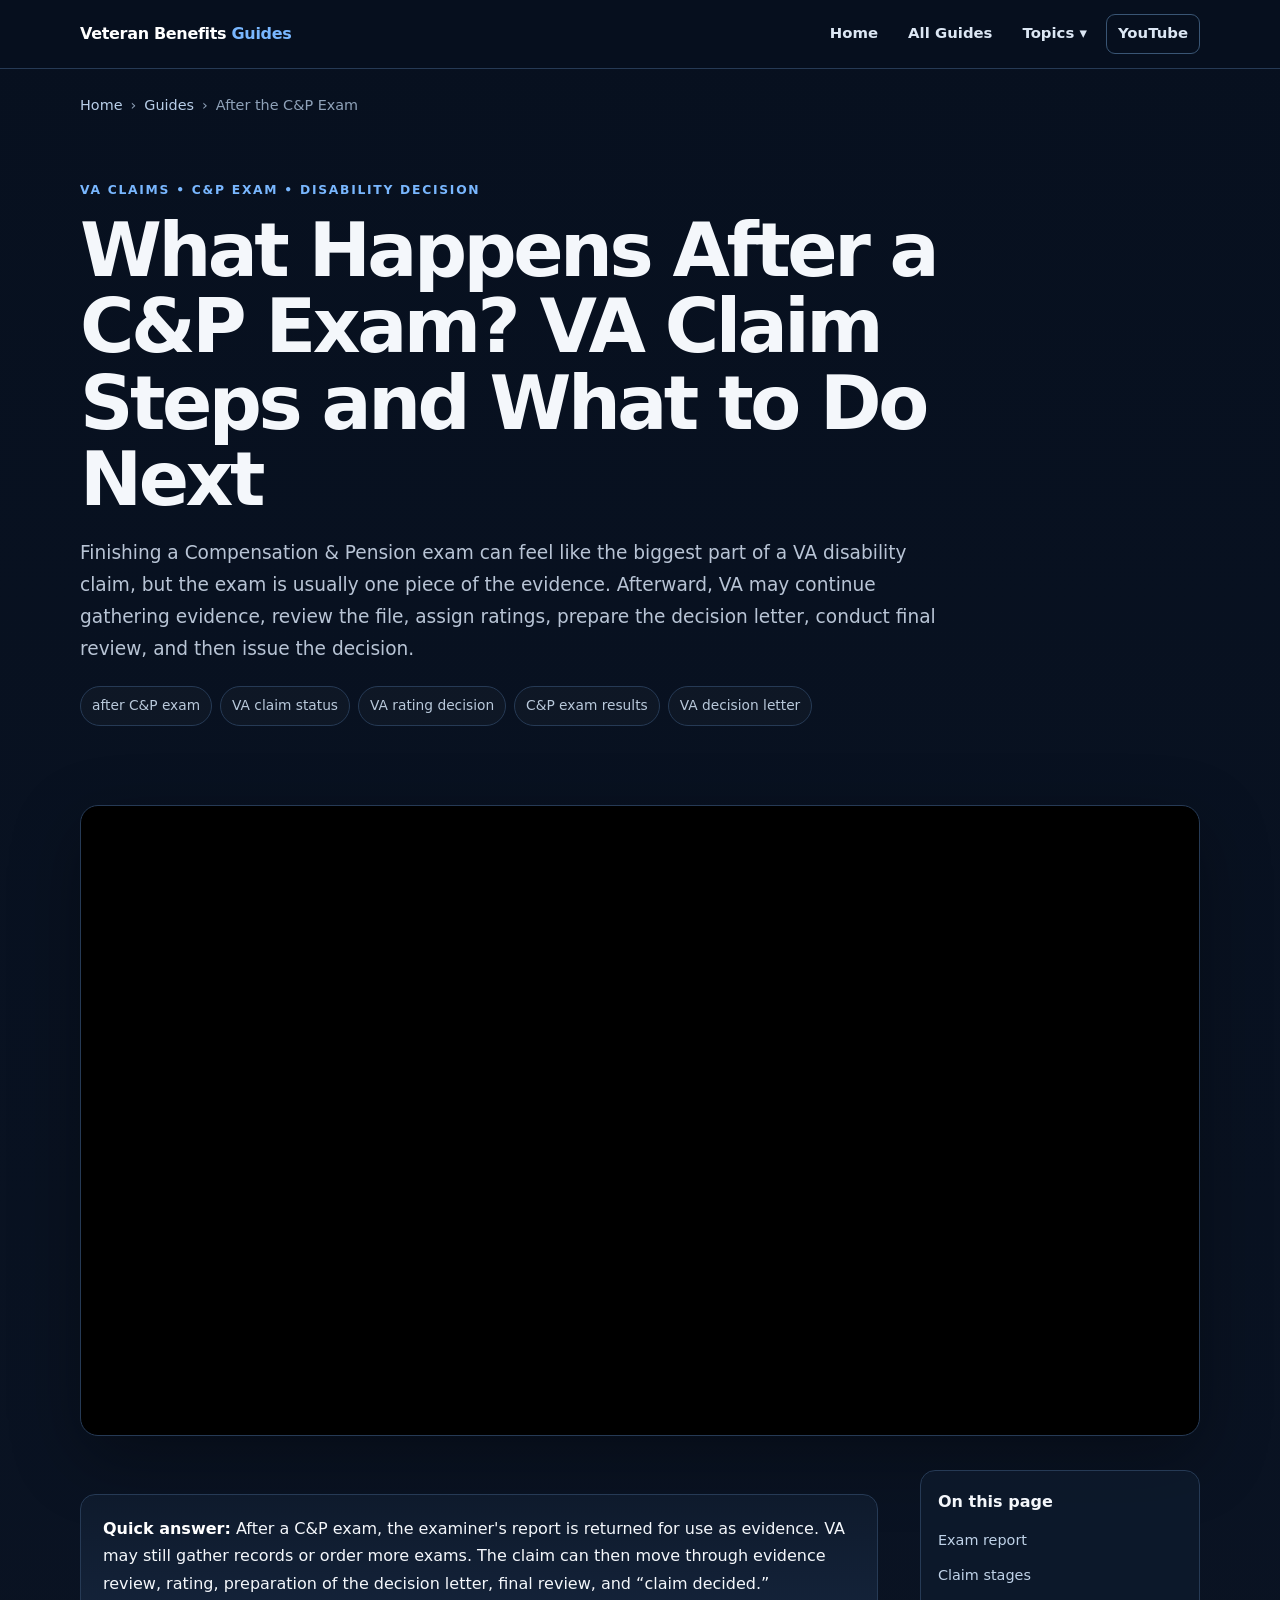
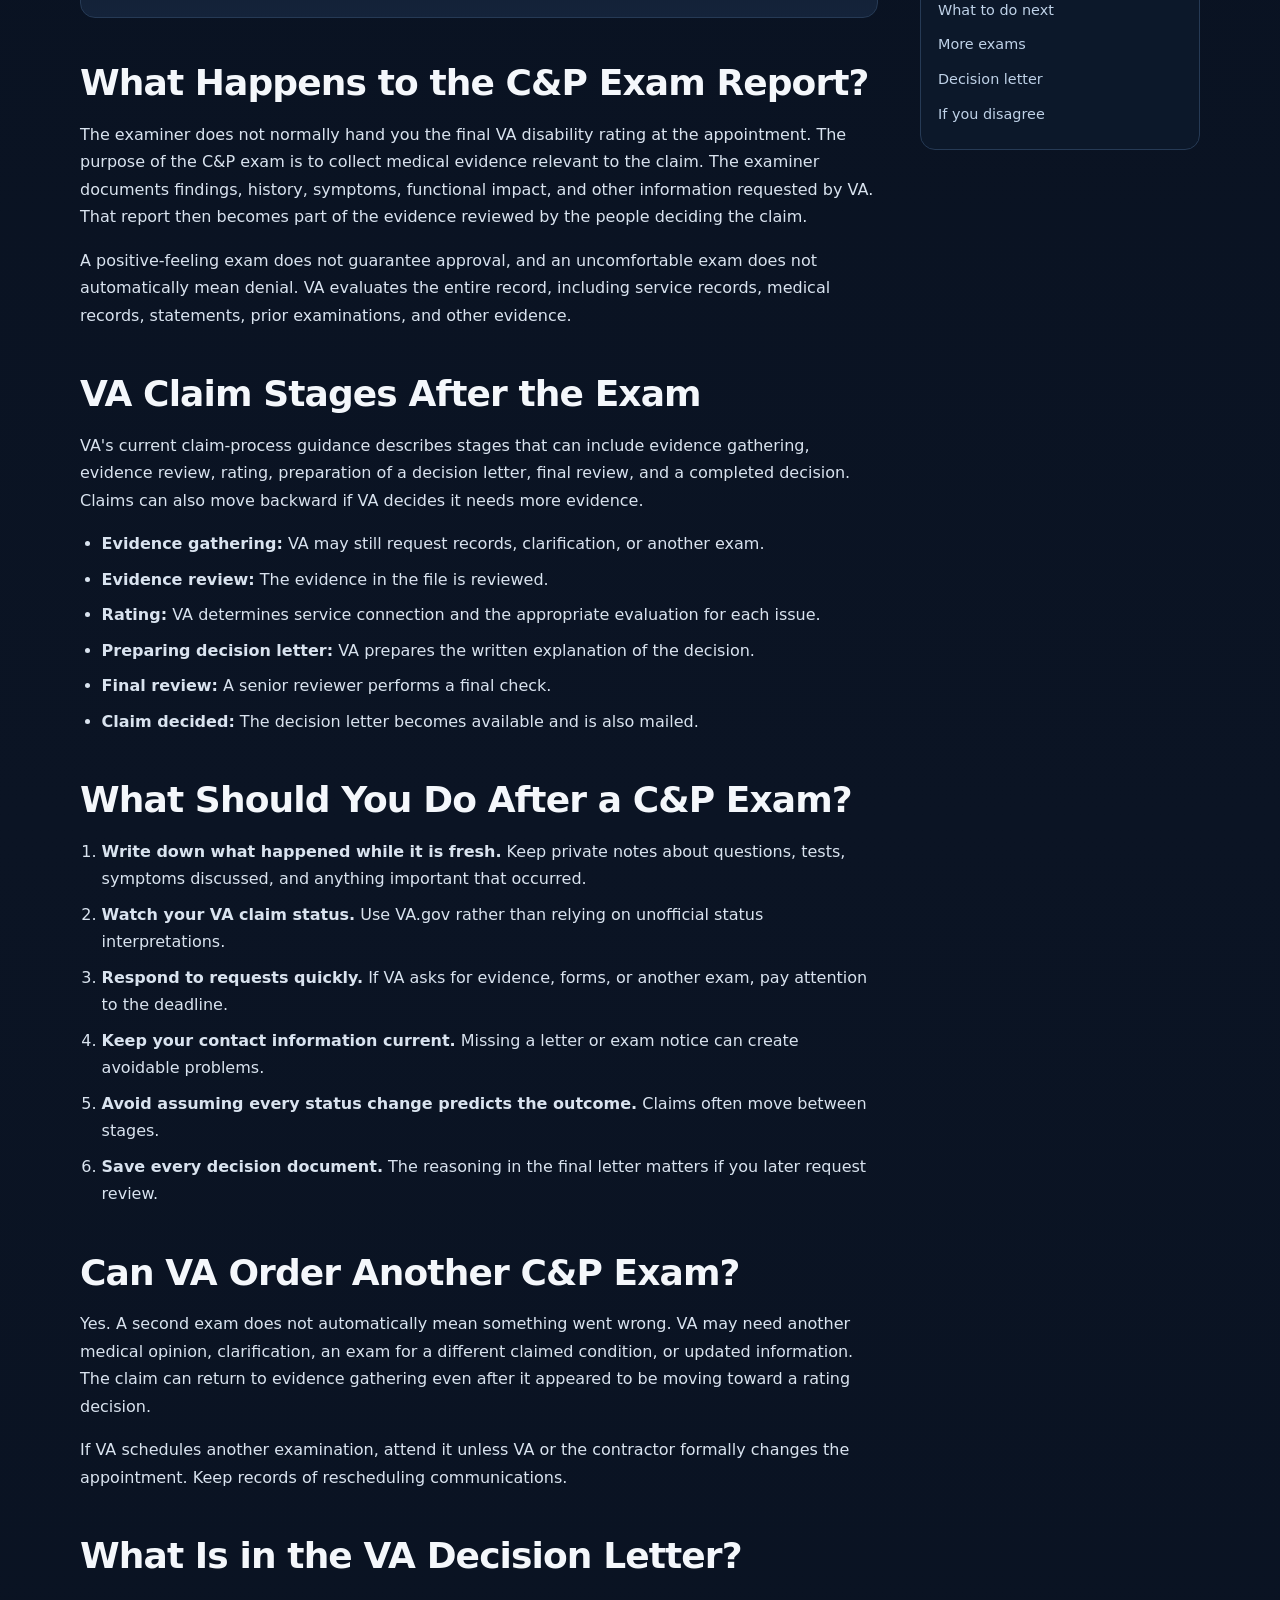
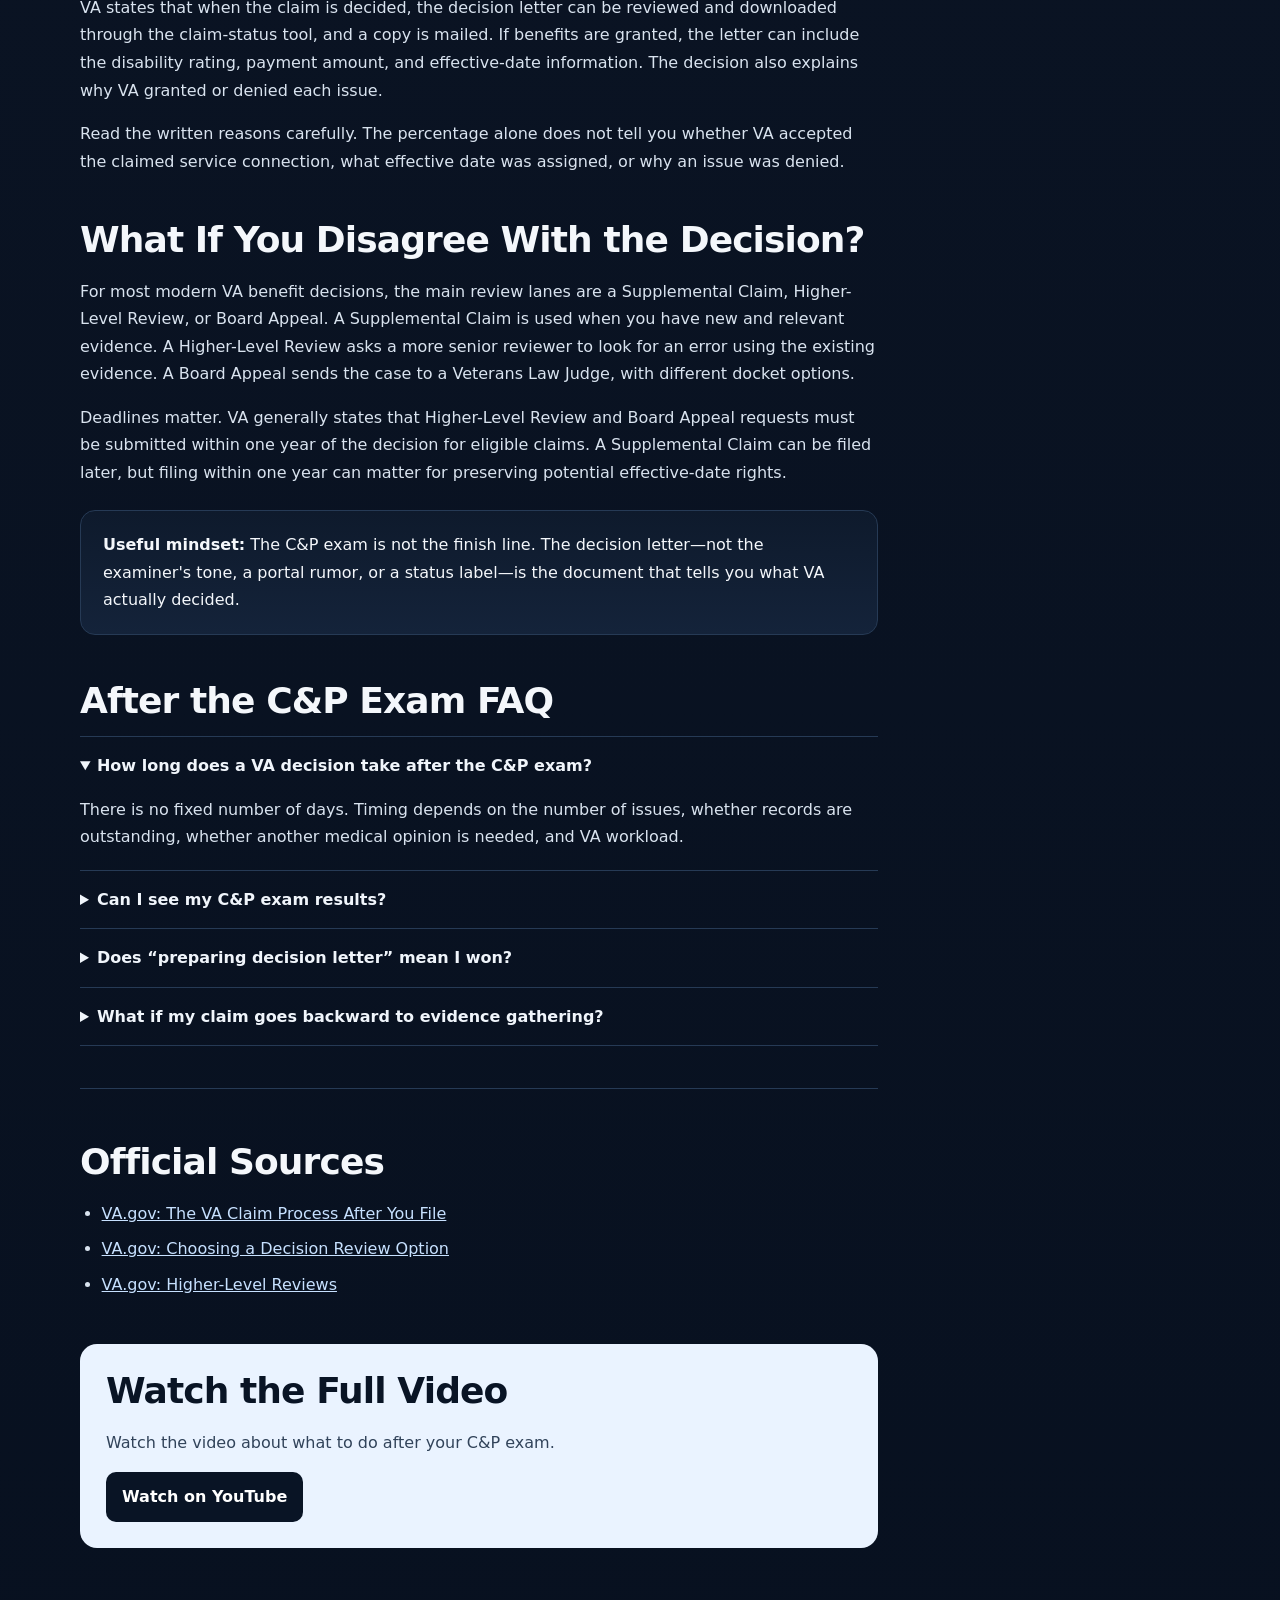
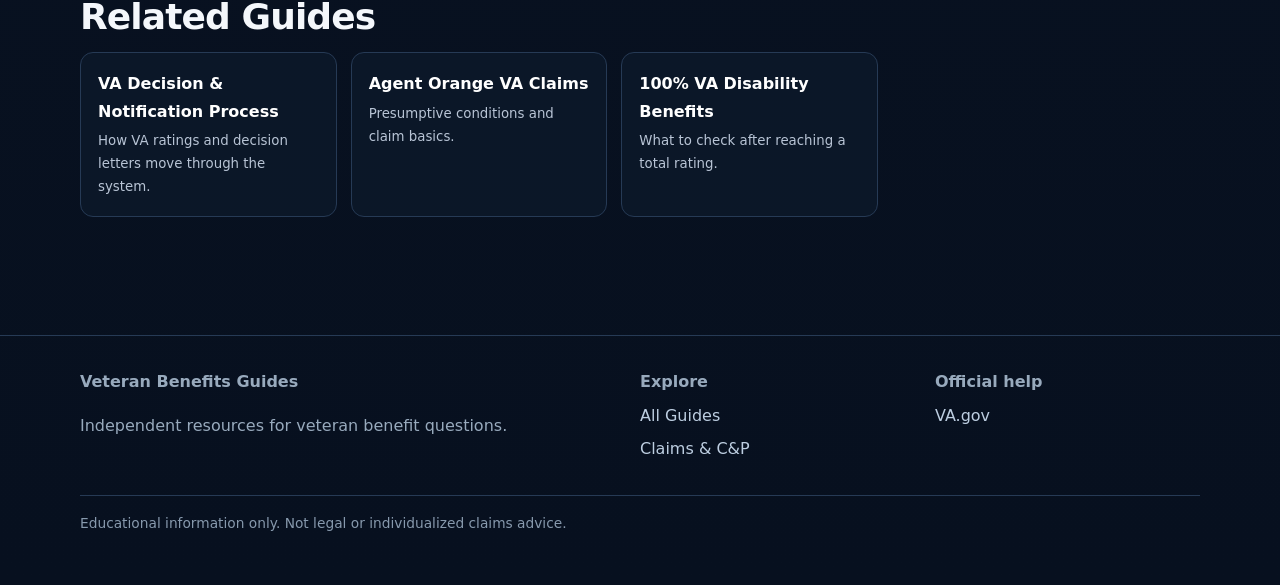
<file: after-cp-exam-what-happens-next/index.html>
<!doctype html><html lang="en-US"><head><meta charset="utf-8"><meta name="viewport" content="width=device-width,initial-scale=1"><title>What Happens After a C&P Exam? VA Claim Steps, Timeline & What to Do Next</title><meta name="description" content="What happens after a VA C&P exam? Learn how the exam becomes evidence, what VA claim stages come next, how to track your claim, when a decision letter appears, and what to do if you disagree with the decision."><meta name="keywords" content="what happens after C&P exam, after C&P exam VA, C&P exam next steps, VA claim after C&P exam, VA claim timeline after exam, VA decision after C&P exam, C&P exam results"><meta name="robots" content="index,follow,max-image-preview:large,max-snippet:-1,max-video-preview:-1"><link rel="canonical" href="https://veteran-benefits-guides.netlify.app/after-cp-exam-what-happens-next/"><meta property="og:type" content="article"><meta property="og:title" content="What Happens After a C&P Exam? VA Claim Steps Explained"><meta property="og:description" content="A veteran-focused guide to the VA disability claim process after a Compensation & Pension exam."><meta property="og:image" content="https://i.ytimg.com/vi/YZBzkNOFnCM/maxresdefault.jpg"><link rel="stylesheet" href="/assets/site.css"><script type="application/ld+json">{"@context":"https://schema.org","@graph":[{"@type":"Article","headline":"What Happens After a C&P Exam? VA Claim Steps, Timeline & What to Do Next","author":{"@type":"Person","name":"Nick Kalos"},"datePublished":"2026-09-11","dateModified":"2026-09-11","mainEntityOfPage":"https://veteran-benefits-guides.netlify.app/after-cp-exam-what-happens-next/"},{"@type":"VideoObject","name":"What to do after the C&P Exam?","thumbnailUrl":["https://i.ytimg.com/vi/YZBzkNOFnCM/maxresdefault.jpg"],"embedUrl":"https://www.youtube.com/embed/YZBzkNOFnCM","contentUrl":"https://www.youtube.com/watch?v=YZBzkNOFnCM","description":"Veteran-focused video about what to do after a VA Compensation and Pension exam."},{"@type":"FAQPage","mainEntity":[{"@type":"Question","name":"What happens after a VA C&P exam?","acceptedAnswer":{"@type":"Answer","text":"The exam report becomes part of the evidence in the claim. VA may continue evidence gathering or review, move to rating, prepare a decision letter, complete final review, and then mark the claim decided."}},{"@type":"Question","name":"How long after a C&P exam will VA make a decision?","acceptedAnswer":{"@type":"Answer","text":"There is no fixed post-exam deadline. Timing depends on the claim, whether more evidence is needed, additional exams, and VA workload."}}]}]}</script></head><body><header class="site-header"><div class="wrap header-row"><a class="brand" href="/">Veteran Benefits <span>Guides</span></a><nav class="desktop-nav"><a href="/">Home</a><a href="/guides/">All Guides</a><details class="nav-drop"><summary>Topics ▾</summary><div class="drop-menu"><a href="/guides/#va-disability">VA Disability & 100%</a><a href="/guides/#claims">Claims & C&P Exams</a><a href="/guides/#education">GI Bill & Education</a><a href="/guides/#vietnam">Vietnam & Agent Orange</a><a href="/guides/#travel">Travel Benefits</a></div></details><a class="nav-youtube" href="https://www.youtube.com/channel/UCmP3QFLuKWtguCAThYeHbyQ">YouTube</a></nav><details class="mobile-nav"><summary>Menu</summary><div class="mobile-panel"><a href="/">Home</a><a href="/guides/">All Guides</a><a href="/guides/#claims">Claims & C&P Exams</a><a href="/guides/#va-disability">VA Disability</a><a href="/guides/#education">GI Bill</a><a href="/guides/#vietnam">Vietnam & Agent Orange</a></div></details></div></header><main><div class="wrap"><div class="breadcrumb"><a href="/">Home</a><span>›</span><a href="/guides/">Guides</a><span>›</span><span>After the C&P Exam</span></div><section class="hero"><div class="eyebrow">VA Claims • C&P Exam • Disability Decision</div><h1>What Happens After a C&P Exam? VA Claim Steps and What to Do Next</h1><p class="lede">Finishing a Compensation & Pension exam can feel like the biggest part of a VA disability claim, but the exam is usually one piece of the evidence. Afterward, VA may continue gathering evidence, review the file, assign ratings, prepare the decision letter, conduct final review, and then issue the decision.</p><div class="chips"><span class="chip">after C&P exam</span><span class="chip">VA claim status</span><span class="chip">VA rating decision</span><span class="chip">C&P exam results</span><span class="chip">VA decision letter</span></div></section><div class="video-shell"><div class="video-ratio"><iframe src="https://www.youtube.com/embed/YZBzkNOFnCM?autoplay=1&mute=1&playsinline=1&rel=0" title="What to do after the C&P Exam?" allow="autoplay; encrypted-media; picture-in-picture; fullscreen" allowfullscreen></iframe></div></div><div class="article-grid"><article class="article-body"><div class="quick-answer"><strong>Quick answer:</strong> After a C&P exam, the examiner's report is returned for use as evidence. VA may still gather records or order more exams. The claim can then move through evidence review, rating, preparation of the decision letter, final review, and “claim decided.”</div><h2 id="report">What Happens to the C&P Exam Report?</h2><p>The examiner does not normally hand you the final VA disability rating at the appointment. The purpose of the C&P exam is to collect medical evidence relevant to the claim. The examiner documents findings, history, symptoms, functional impact, and other information requested by VA. That report then becomes part of the evidence reviewed by the people deciding the claim.</p><p>A positive-feeling exam does not guarantee approval, and an uncomfortable exam does not automatically mean denial. VA evaluates the entire record, including service records, medical records, statements, prior examinations, and other evidence.</p><h2 id="stages">VA Claim Stages After the Exam</h2><p>VA's current claim-process guidance describes stages that can include evidence gathering, evidence review, rating, preparation of a decision letter, final review, and a completed decision. Claims can also move backward if VA decides it needs more evidence.</p><ul><li><strong>Evidence gathering:</strong> VA may still request records, clarification, or another exam.</li><li><strong>Evidence review:</strong> The evidence in the file is reviewed.</li><li><strong>Rating:</strong> VA determines service connection and the appropriate evaluation for each issue.</li><li><strong>Preparing decision letter:</strong> VA prepares the written explanation of the decision.</li><li><strong>Final review:</strong> A senior reviewer performs a final check.</li><li><strong>Claim decided:</strong> The decision letter becomes available and is also mailed.</li></ul><h2 id="what-to-do">What Should You Do After a C&P Exam?</h2><ol><li><strong>Write down what happened while it is fresh.</strong> Keep private notes about questions, tests, symptoms discussed, and anything important that occurred.</li><li><strong>Watch your VA claim status.</strong> Use VA.gov rather than relying on unofficial status interpretations.</li><li><strong>Respond to requests quickly.</strong> If VA asks for evidence, forms, or another exam, pay attention to the deadline.</li><li><strong>Keep your contact information current.</strong> Missing a letter or exam notice can create avoidable problems.</li><li><strong>Avoid assuming every status change predicts the outcome.</strong> Claims often move between stages.</li><li><strong>Save every decision document.</strong> The reasoning in the final letter matters if you later request review.</li></ol><h2 id="more-exams">Can VA Order Another C&P Exam?</h2><p>Yes. A second exam does not automatically mean something went wrong. VA may need another medical opinion, clarification, an exam for a different claimed condition, or updated information. The claim can return to evidence gathering even after it appeared to be moving toward a rating decision.</p><p>If VA schedules another examination, attend it unless VA or the contractor formally changes the appointment. Keep records of rescheduling communications.</p><h2 id="decision-letter">What Is in the VA Decision Letter?</h2><p>VA states that when the claim is decided, the decision letter can be reviewed and downloaded through the claim-status tool, and a copy is mailed. If benefits are granted, the letter can include the disability rating, payment amount, and effective-date information. The decision also explains why VA granted or denied each issue.</p><p>Read the written reasons carefully. The percentage alone does not tell you whether VA accepted the claimed service connection, what effective date was assigned, or why an issue was denied.</p><h2 id="disagree">What If You Disagree With the Decision?</h2><p>For most modern VA benefit decisions, the main review lanes are a Supplemental Claim, Higher-Level Review, or Board Appeal. A Supplemental Claim is used when you have new and relevant evidence. A Higher-Level Review asks a more senior reviewer to look for an error using the existing evidence. A Board Appeal sends the case to a Veterans Law Judge, with different docket options.</p><p>Deadlines matter. VA generally states that Higher-Level Review and Board Appeal requests must be submitted within one year of the decision for eligible claims. A Supplemental Claim can be filed later, but filing within one year can matter for preserving potential effective-date rights.</p><div class="note"><strong>Useful mindset:</strong> The C&P exam is not the finish line. The decision letter—not the examiner's tone, a portal rumor, or a status label—is the document that tells you what VA actually decided.</div><section class="faq"><h2>After the C&P Exam FAQ</h2><details open><summary>How long does a VA decision take after the C&P exam?</summary><p>There is no fixed number of days. Timing depends on the number of issues, whether records are outstanding, whether another medical opinion is needed, and VA workload.</p></details><details><summary>Can I see my C&P exam results?</summary><p>Access depends on who performed the exam and where the report is stored. Veterans can request records through the appropriate VA records process. Do not assume the examiner can release the report directly at the appointment.</p></details><details><summary>Does “preparing decision letter” mean I won?</summary><p>No. It means VA is preparing the written decision. The result can be a grant, denial, partial grant, deferred issue, or combination.</p></details><details><summary>What if my claim goes backward to evidence gathering?</summary><p>That can happen if VA needs additional records, clarification, or another exam. It does not by itself predict the final outcome.</p></details></section><div class="source-list"><h2>Official Sources</h2><ul><li><a href="https://www.va.gov/disability/after-you-file-claim/">VA.gov: The VA Claim Process After You File</a></li><li><a href="https://www.va.gov/resources/choosing-a-decision-review-option">VA.gov: Choosing a Decision Review Option</a></li><li><a href="https://www.va.gov/decision-reviews/higher-level-review/">VA.gov: Higher-Level Reviews</a></li></ul></div><div class="cta"><h2>Watch the Full Video</h2><p>Watch the video about what to do after your C&P exam.</p><a class="button" href="https://www.youtube.com/watch?v=YZBzkNOFnCM">Watch on YouTube</a></div><section class="related"><h2>Related Guides</h2><div class="related-grid"><a href="/va-disability-decision-notification-process/">VA Decision & Notification Process<small>How VA ratings and decision letters move through the system.</small></a><a href="/agent-orange-va-claims-compensation/">Agent Orange VA Claims<small>Presumptive conditions and claim basics.</small></a><a href="/100-percent-disabled-veteran-benefits/">100% VA Disability Benefits<small>What to check after reaching a total rating.</small></a></div></section></article><aside class="toc"><strong>On this page</strong><a href="#report">Exam report</a><a href="#stages">Claim stages</a><a href="#what-to-do">What to do next</a><a href="#more-exams">More exams</a><a href="#decision-letter">Decision letter</a><a href="#disagree">If you disagree</a></aside></div></div></main><footer class="site-footer"><div class="wrap footer-grid"><div><strong>Veteran Benefits Guides</strong><p>Independent resources for veteran benefit questions.</p></div><div><strong>Explore</strong><a href="/guides/">All Guides</a><a href="/guides/#claims">Claims & C&P</a></div><div><strong>Official help</strong><a href="https://www.va.gov/">VA.gov</a></div></div><div class="wrap disclaimer">Educational information only. Not legal or individualized claims advice.</div></footer></body></html>
</file>
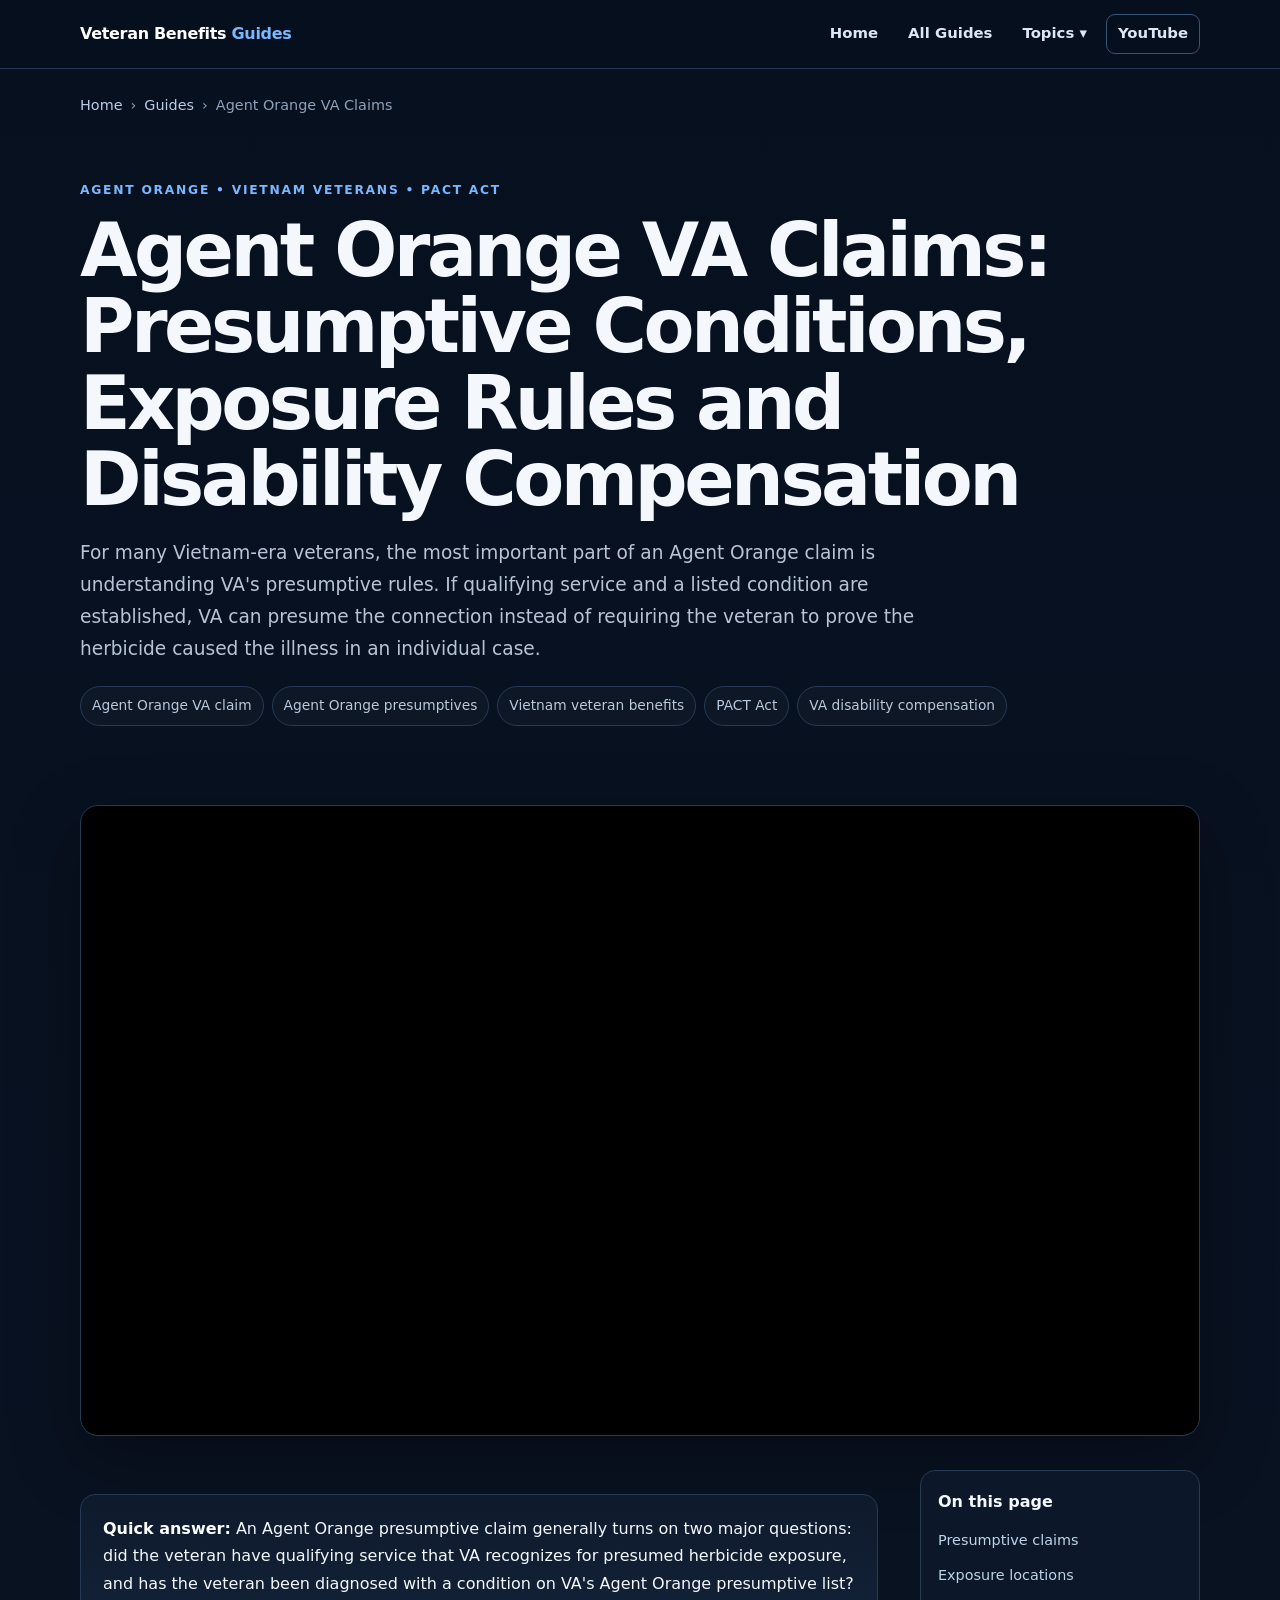
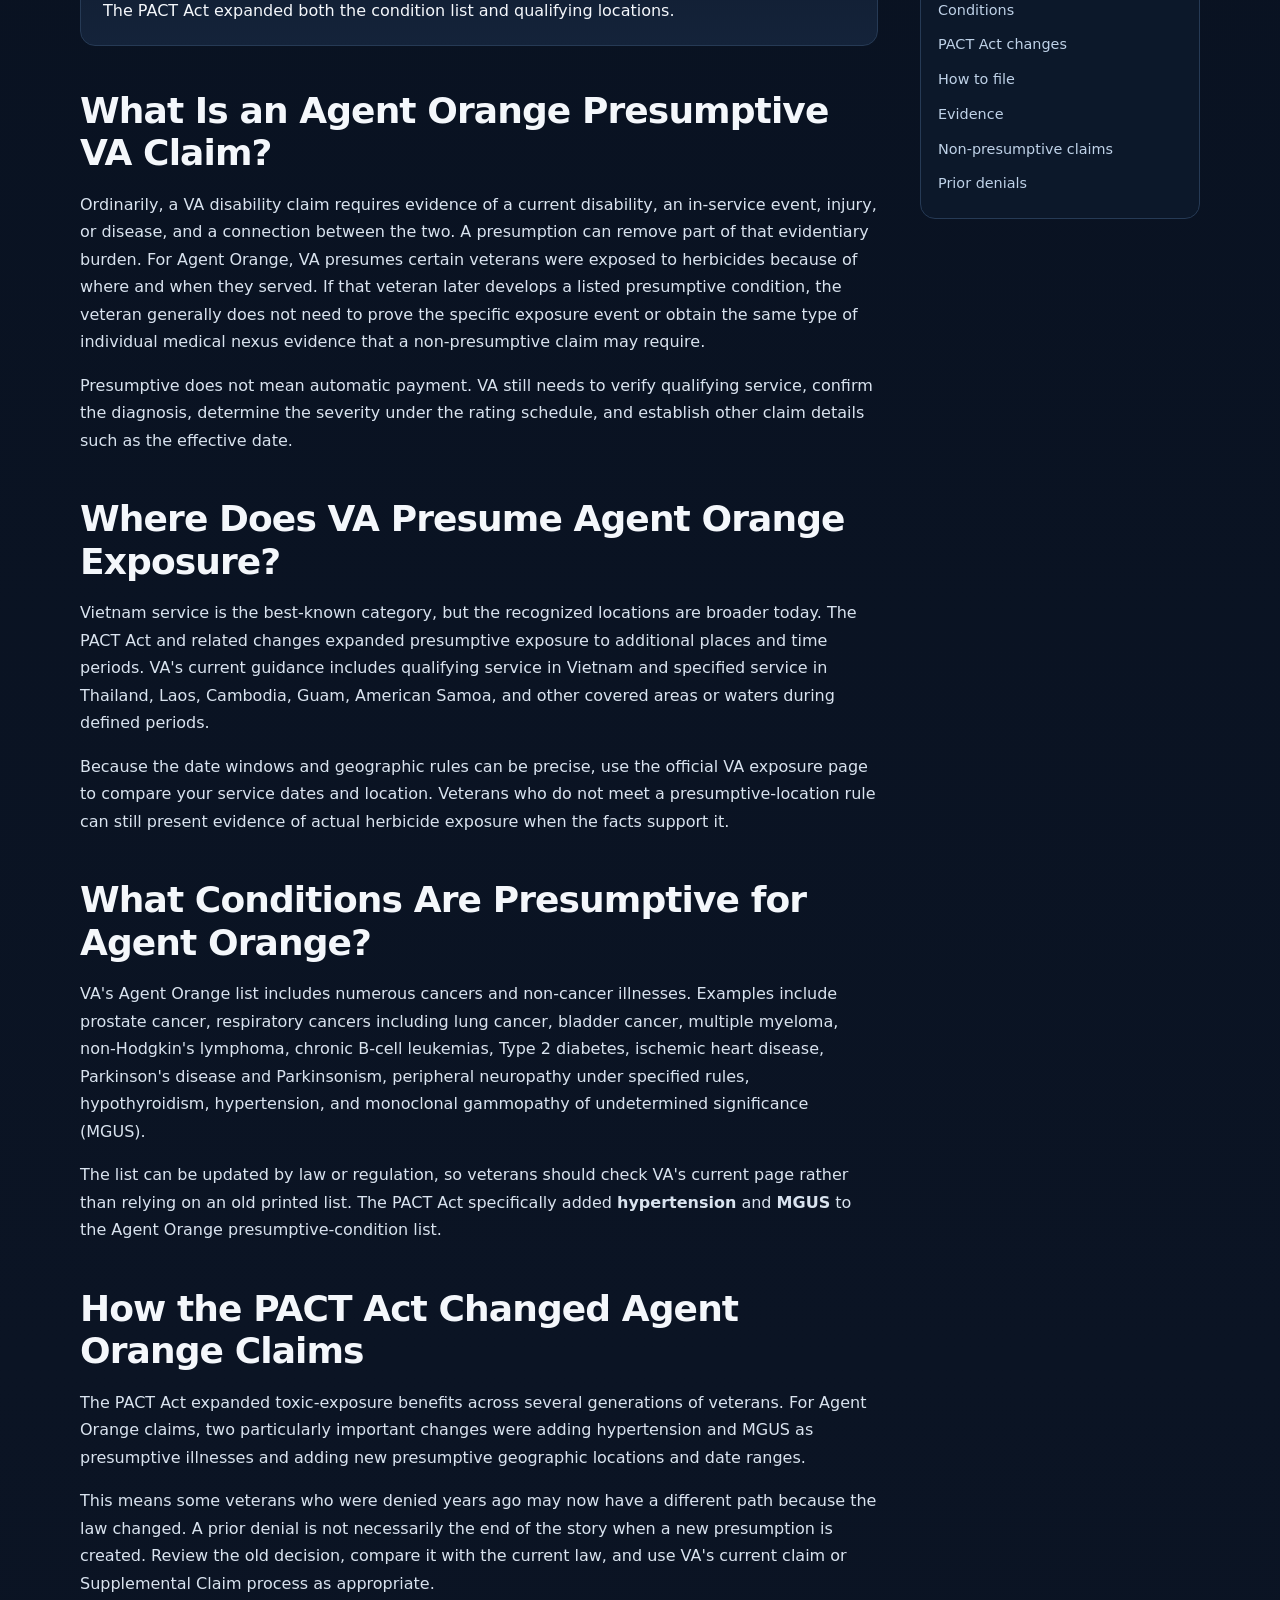
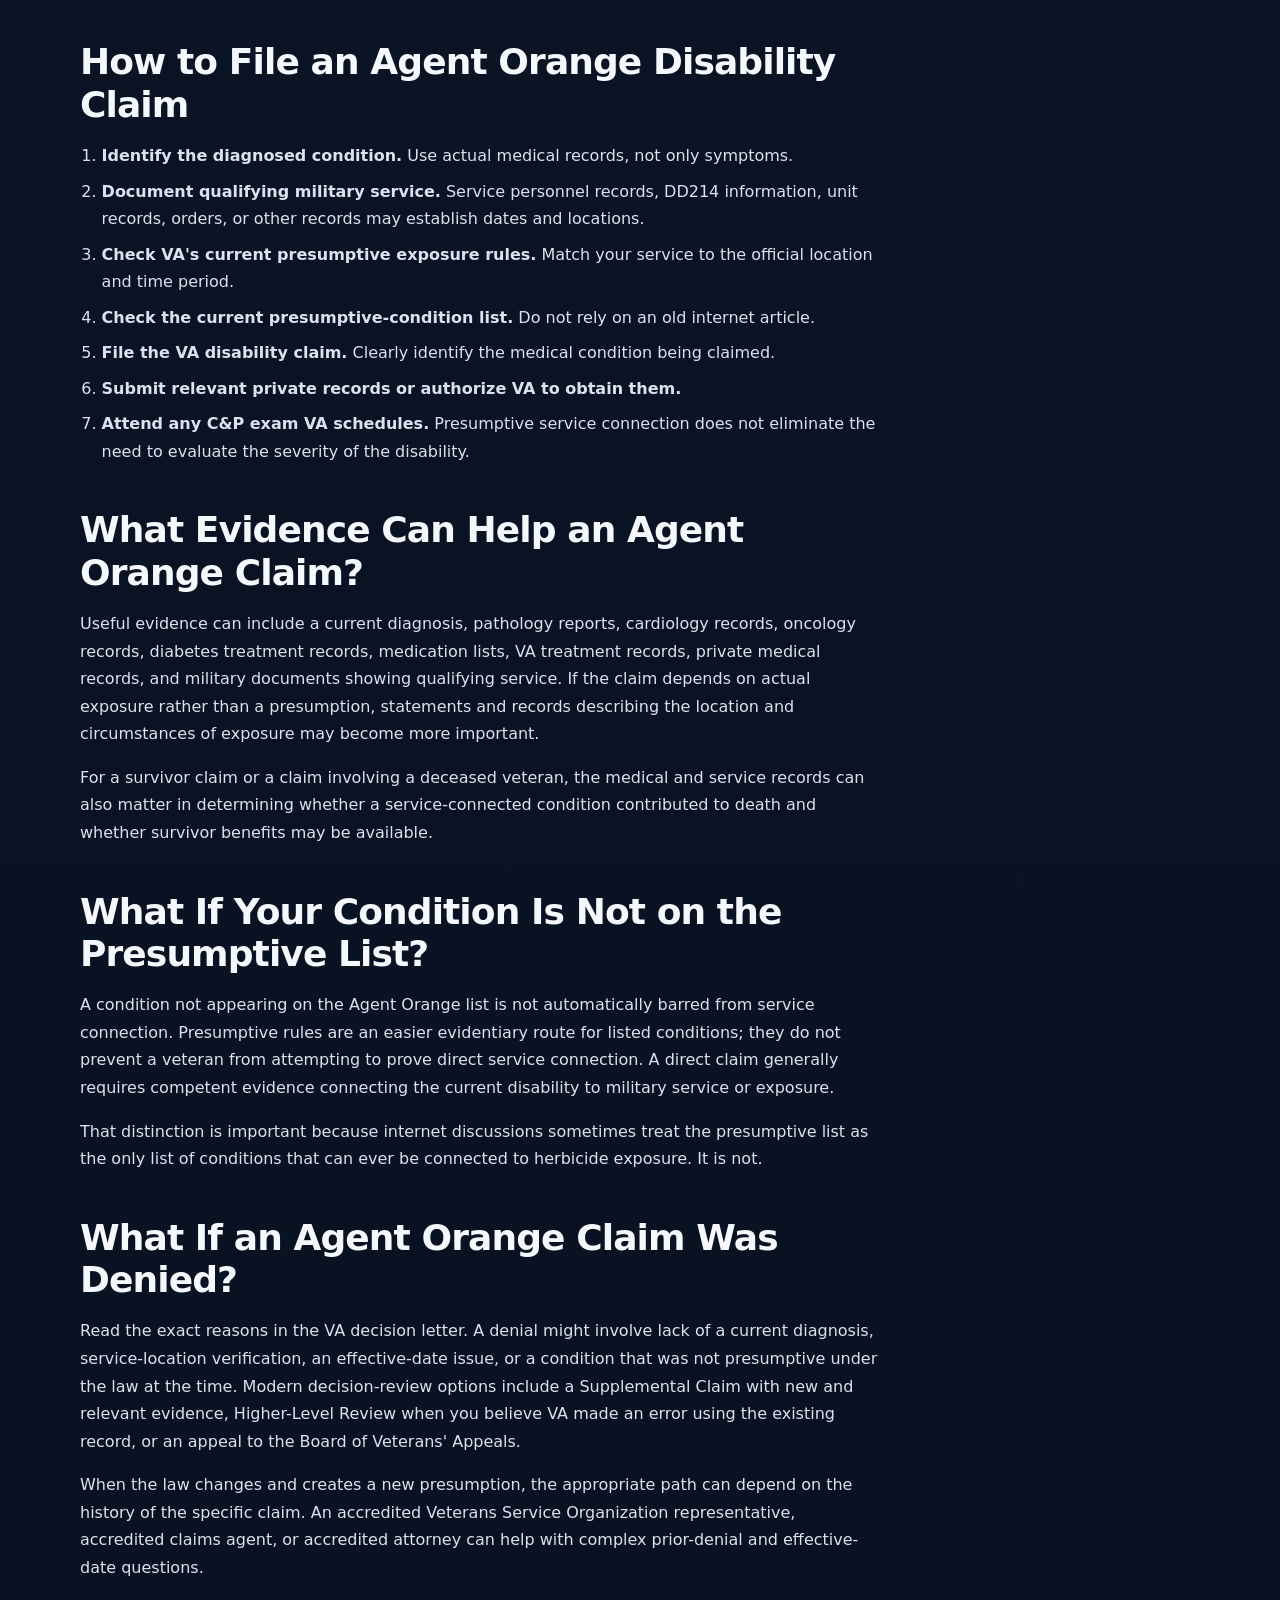
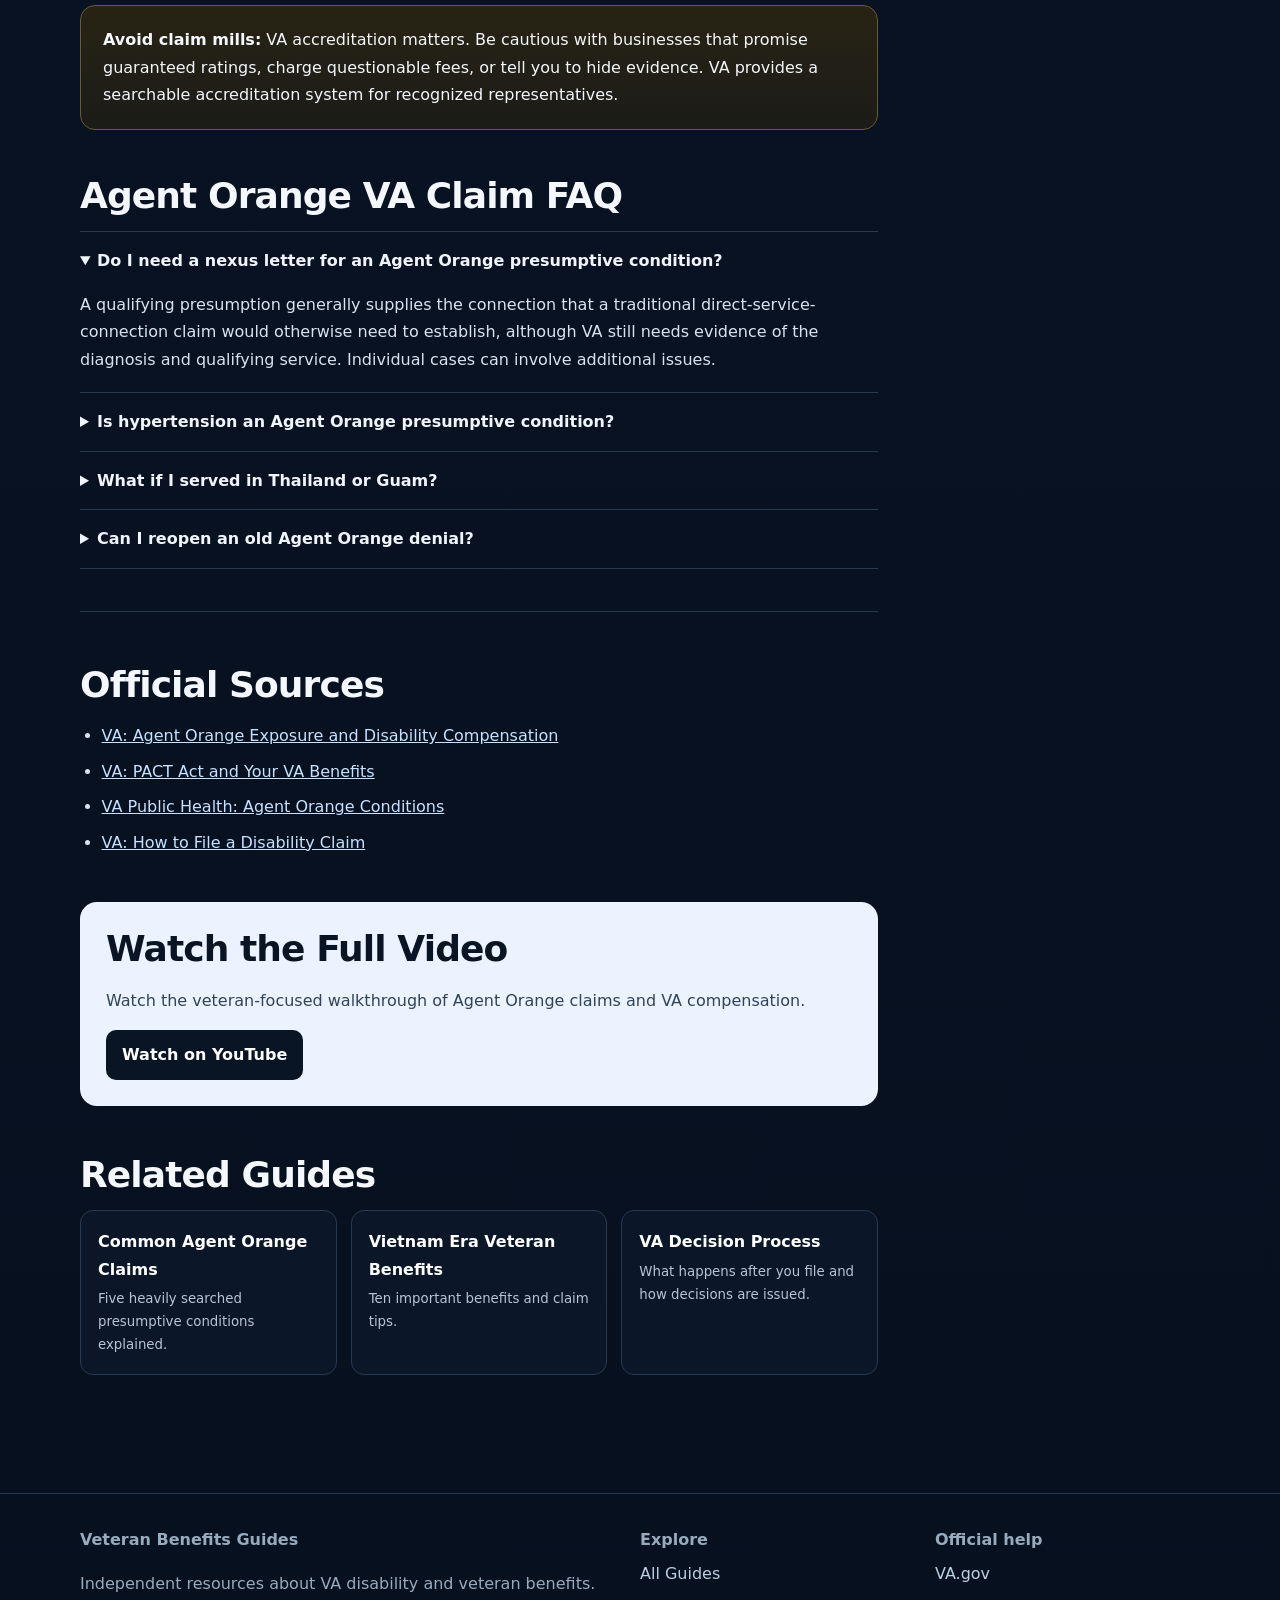
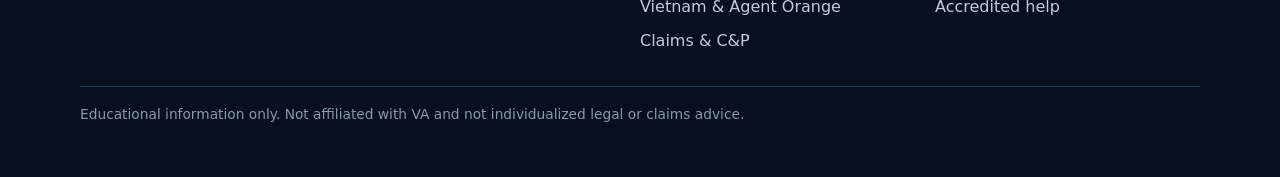
<file: agent-orange-va-claims-compensation/index.html>
<!doctype html><html lang="en-US"><head><meta charset="utf-8"><meta name="viewport" content="width=device-width,initial-scale=1"><title>Agent Orange VA Claims: Presumptive Conditions, Eligibility & Disability Compensation</title><meta name="description" content="How do Agent Orange VA disability claims work? Learn presumptive exposure locations, presumptive diseases, PACT Act changes, evidence to file, effective-date issues, and what Vietnam-era veterans should know about compensation."><meta name="keywords" content="Agent Orange VA claim, Agent Orange disability compensation, Agent Orange presumptive conditions, Vietnam veteran VA benefits, PACT Act Agent Orange, Agent Orange exposure claim, VA presumptive diseases"><meta name="robots" content="index,follow,max-image-preview:large,max-snippet:-1,max-video-preview:-1"><link rel="canonical" href="https://veteran-benefits-guides.netlify.app/agent-orange-va-claims-compensation/"><meta property="og:type" content="article"><meta property="og:title" content="Agent Orange VA Claims: Presumptive Conditions & Compensation"><meta property="og:description" content="A practical guide to Agent Orange presumptive exposure, diseases, PACT Act changes, and VA disability claims."><meta property="og:image" content="https://i.ytimg.com/vi/fhoUyf5vdjA/maxresdefault.jpg"><link rel="stylesheet" href="/assets/site.css"><script type="application/ld+json">{"@context":"https://schema.org","@graph":[{"@type":"Article","headline":"Agent Orange VA Claims: Presumptive Conditions, Eligibility & Disability Compensation","author":{"@type":"Person","name":"Nick Kalos"},"datePublished":"2026-09-11","dateModified":"2026-09-11","mainEntityOfPage":"https://veteran-benefits-guides.netlify.app/agent-orange-va-claims-compensation/"},{"@type":"VideoObject","name":"Agent Orange Claims: What Every Vietnam Veteran Needs to Know to Get VA Compensation","thumbnailUrl":["https://i.ytimg.com/vi/fhoUyf5vdjA/maxresdefault.jpg"],"embedUrl":"https://www.youtube.com/embed/fhoUyf5vdjA","contentUrl":"https://www.youtube.com/watch?v=fhoUyf5vdjA","description":"Veteran-focused video explaining Agent Orange VA disability claims, presumptive exposure, and compensation."},{"@type":"FAQPage","mainEntity":[{"@type":"Question","name":"What does presumptive Agent Orange exposure mean?","acceptedAnswer":{"@type":"Answer","text":"When VA presumes exposure based on qualifying service in a covered location and period, the veteran generally does not have to prove the herbicide exposure event itself."}},{"@type":"Question","name":"What conditions did the PACT Act add for Agent Orange?","acceptedAnswer":{"@type":"Answer","text":"VA added hypertension and monoclonal gammopathy of undetermined significance (MGUS) as Agent Orange presumptive conditions under the PACT Act."}},{"@type":"Question","name":"Can a veteran claim a condition that is not on the Agent Orange presumptive list?","acceptedAnswer":{"@type":"Answer","text":"Yes. Presumptions make certain claims easier, but a veteran may still pursue direct service connection for a non-presumptive condition with evidence linking the disability to service."}}]}]}</script></head><body><header class="site-header"><div class="wrap header-row"><a class="brand" href="/">Veteran Benefits <span>Guides</span></a><nav class="desktop-nav"><a href="/">Home</a><a href="/guides/">All Guides</a><details class="nav-drop"><summary>Topics ▾</summary><div class="drop-menu"><a href="/guides/#va-disability">VA Disability & 100%</a><a href="/guides/#claims">Claims & C&P Exams</a><a href="/guides/#education">GI Bill & Education</a><a href="/guides/#vietnam">Vietnam & Agent Orange</a><a href="/guides/#travel">Travel Benefits</a></div></details><a class="nav-youtube" href="https://www.youtube.com/channel/UCmP3QFLuKWtguCAThYeHbyQ">YouTube</a></nav><details class="mobile-nav"><summary>Menu</summary><div class="mobile-panel"><a href="/">Home</a><a href="/guides/">All Guides</a><a href="/guides/#vietnam">Vietnam & Agent Orange</a><a href="/guides/#claims">Claims & C&P</a><a href="/guides/#va-disability">VA Disability</a></div></details></div></header><main><div class="wrap"><div class="breadcrumb"><a href="/">Home</a><span>›</span><a href="/guides/">Guides</a><span>›</span><span>Agent Orange VA Claims</span></div><section class="hero"><div class="eyebrow">Agent Orange • Vietnam Veterans • PACT Act</div><h1>Agent Orange VA Claims: Presumptive Conditions, Exposure Rules and Disability Compensation</h1><p class="lede">For many Vietnam-era veterans, the most important part of an Agent Orange claim is understanding VA's presumptive rules. If qualifying service and a listed condition are established, VA can presume the connection instead of requiring the veteran to prove the herbicide caused the illness in an individual case.</p><div class="chips"><span class="chip">Agent Orange VA claim</span><span class="chip">Agent Orange presumptives</span><span class="chip">Vietnam veteran benefits</span><span class="chip">PACT Act</span><span class="chip">VA disability compensation</span></div></section><div class="video-shell"><div class="video-ratio"><iframe src="https://www.youtube.com/embed/fhoUyf5vdjA?autoplay=1&mute=1&playsinline=1&rel=0" title="Agent Orange Claims What Every Vietnam Veteran Needs to Know" allow="autoplay; encrypted-media; picture-in-picture; fullscreen" allowfullscreen></iframe></div></div><div class="article-grid"><article class="article-body"><div class="quick-answer"><strong>Quick answer:</strong> An Agent Orange presumptive claim generally turns on two major questions: did the veteran have qualifying service that VA recognizes for presumed herbicide exposure, and has the veteran been diagnosed with a condition on VA's Agent Orange presumptive list? The PACT Act expanded both the condition list and qualifying locations.</div><h2 id="presumptive">What Is an Agent Orange Presumptive VA Claim?</h2><p>Ordinarily, a VA disability claim requires evidence of a current disability, an in-service event, injury, or disease, and a connection between the two. A presumption can remove part of that evidentiary burden. For Agent Orange, VA presumes certain veterans were exposed to herbicides because of where and when they served. If that veteran later develops a listed presumptive condition, the veteran generally does not need to prove the specific exposure event or obtain the same type of individual medical nexus evidence that a non-presumptive claim may require.</p><p>Presumptive does not mean automatic payment. VA still needs to verify qualifying service, confirm the diagnosis, determine the severity under the rating schedule, and establish other claim details such as the effective date.</p><h2 id="locations">Where Does VA Presume Agent Orange Exposure?</h2><p>Vietnam service is the best-known category, but the recognized locations are broader today. The PACT Act and related changes expanded presumptive exposure to additional places and time periods. VA's current guidance includes qualifying service in Vietnam and specified service in Thailand, Laos, Cambodia, Guam, American Samoa, and other covered areas or waters during defined periods.</p><p>Because the date windows and geographic rules can be precise, use the official VA exposure page to compare your service dates and location. Veterans who do not meet a presumptive-location rule can still present evidence of actual herbicide exposure when the facts support it.</p><h2 id="conditions">What Conditions Are Presumptive for Agent Orange?</h2><p>VA's Agent Orange list includes numerous cancers and non-cancer illnesses. Examples include prostate cancer, respiratory cancers including lung cancer, bladder cancer, multiple myeloma, non-Hodgkin's lymphoma, chronic B-cell leukemias, Type 2 diabetes, ischemic heart disease, Parkinson's disease and Parkinsonism, peripheral neuropathy under specified rules, hypothyroidism, hypertension, and monoclonal gammopathy of undetermined significance (MGUS).</p><p>The list can be updated by law or regulation, so veterans should check VA's current page rather than relying on an old printed list. The PACT Act specifically added <strong>hypertension</strong> and <strong>MGUS</strong> to the Agent Orange presumptive-condition list.</p><h2 id="pact">How the PACT Act Changed Agent Orange Claims</h2><p>The PACT Act expanded toxic-exposure benefits across several generations of veterans. For Agent Orange claims, two particularly important changes were adding hypertension and MGUS as presumptive illnesses and adding new presumptive geographic locations and date ranges.</p><p>This means some veterans who were denied years ago may now have a different path because the law changed. A prior denial is not necessarily the end of the story when a new presumption is created. Review the old decision, compare it with the current law, and use VA's current claim or Supplemental Claim process as appropriate.</p><h2 id="file">How to File an Agent Orange Disability Claim</h2><ol><li><strong>Identify the diagnosed condition.</strong> Use actual medical records, not only symptoms.</li><li><strong>Document qualifying military service.</strong> Service personnel records, DD214 information, unit records, orders, or other records may establish dates and locations.</li><li><strong>Check VA's current presumptive exposure rules.</strong> Match your service to the official location and time period.</li><li><strong>Check the current presumptive-condition list.</strong> Do not rely on an old internet article.</li><li><strong>File the VA disability claim.</strong> Clearly identify the medical condition being claimed.</li><li><strong>Submit relevant private records or authorize VA to obtain them.</strong></li><li><strong>Attend any C&P exam VA schedules.</strong> Presumptive service connection does not eliminate the need to evaluate the severity of the disability.</li></ol><h2 id="evidence">What Evidence Can Help an Agent Orange Claim?</h2><p>Useful evidence can include a current diagnosis, pathology reports, cardiology records, oncology records, diabetes treatment records, medication lists, VA treatment records, private medical records, and military documents showing qualifying service. If the claim depends on actual exposure rather than a presumption, statements and records describing the location and circumstances of exposure may become more important.</p><p>For a survivor claim or a claim involving a deceased veteran, the medical and service records can also matter in determining whether a service-connected condition contributed to death and whether survivor benefits may be available.</p><h2 id="not-listed">What If Your Condition Is Not on the Presumptive List?</h2><p>A condition not appearing on the Agent Orange list is not automatically barred from service connection. Presumptive rules are an easier evidentiary route for listed conditions; they do not prevent a veteran from attempting to prove direct service connection. A direct claim generally requires competent evidence connecting the current disability to military service or exposure.</p><p>That distinction is important because internet discussions sometimes treat the presumptive list as the only list of conditions that can ever be connected to herbicide exposure. It is not.</p><h2 id="denied">What If an Agent Orange Claim Was Denied?</h2><p>Read the exact reasons in the VA decision letter. A denial might involve lack of a current diagnosis, service-location verification, an effective-date issue, or a condition that was not presumptive under the law at the time. Modern decision-review options include a Supplemental Claim with new and relevant evidence, Higher-Level Review when you believe VA made an error using the existing record, or an appeal to the Board of Veterans' Appeals.</p><p>When the law changes and creates a new presumption, the appropriate path can depend on the history of the specific claim. An accredited Veterans Service Organization representative, accredited claims agent, or accredited attorney can help with complex prior-denial and effective-date questions.</p><div class="warning"><strong>Avoid claim mills:</strong> VA accreditation matters. Be cautious with businesses that promise guaranteed ratings, charge questionable fees, or tell you to hide evidence. VA provides a searchable accreditation system for recognized representatives.</div><section class="faq"><h2>Agent Orange VA Claim FAQ</h2><details open><summary>Do I need a nexus letter for an Agent Orange presumptive condition?</summary><p>A qualifying presumption generally supplies the connection that a traditional direct-service-connection claim would otherwise need to establish, although VA still needs evidence of the diagnosis and qualifying service. Individual cases can involve additional issues.</p></details><details><summary>Is hypertension an Agent Orange presumptive condition?</summary><p>Yes. VA added hypertension as an Agent Orange presumptive condition under the PACT Act.</p></details><details><summary>What if I served in Thailand or Guam?</summary><p>PACT Act-related rules expanded presumptive herbicide-exposure locations and periods. Check VA's current official location list against your exact dates and duty location.</p></details><details><summary>Can I reopen an old Agent Orange denial?</summary><p>A prior denial may be reviewable, particularly when the law or presumptive list has changed or when new and relevant evidence is available. The correct review path depends on the claim history.</p></details></section><div class="source-list"><h2>Official Sources</h2><ul><li><a href="https://benefits.va.gov/compensation/claims-postservice_agent_orange.asp">VA: Agent Orange Exposure and Disability Compensation</a></li><li><a href="https://www.va.gov/resources/the-pact-act-and-your-va-benefits/">VA: PACT Act and Your VA Benefits</a></li><li><a href="https://www.publichealth.va.gov/exposures/agentorange/conditions/">VA Public Health: Agent Orange Conditions</a></li><li><a href="https://www.va.gov/disability/how-to-file-claim/">VA: How to File a Disability Claim</a></li></ul></div><div class="cta"><h2>Watch the Full Video</h2><p>Watch the veteran-focused walkthrough of Agent Orange claims and VA compensation.</p><a class="button" href="https://www.youtube.com/watch?v=fhoUyf5vdjA">Watch on YouTube</a></div><section class="related"><h2>Related Guides</h2><div class="related-grid"><a href="/top-agent-orange-disability-claims/">Common Agent Orange Claims<small>Five heavily searched presumptive conditions explained.</small></a><a href="/vietnam-era-veteran-benefits-tips/">Vietnam Era Veteran Benefits<small>Ten important benefits and claim tips.</small></a><a href="/va-disability-decision-notification-process/">VA Decision Process<small>What happens after you file and how decisions are issued.</small></a></div></section></article><aside class="toc"><strong>On this page</strong><a href="#presumptive">Presumptive claims</a><a href="#locations">Exposure locations</a><a href="#conditions">Conditions</a><a href="#pact">PACT Act changes</a><a href="#file">How to file</a><a href="#evidence">Evidence</a><a href="#not-listed">Non-presumptive claims</a><a href="#denied">Prior denials</a></aside></div></div></main><footer class="site-footer"><div class="wrap footer-grid"><div><strong>Veteran Benefits Guides</strong><p>Independent resources about VA disability and veteran benefits.</p></div><div><strong>Explore</strong><a href="/guides/">All Guides</a><a href="/guides/#vietnam">Vietnam & Agent Orange</a><a href="/guides/#claims">Claims & C&P</a></div><div><strong>Official help</strong><a href="https://www.va.gov/">VA.gov</a><a href="https://www.va.gov/get-help-from-accredited-representative/">Accredited help</a></div></div><div class="wrap disclaimer">Educational information only. Not affiliated with VA and not individualized legal or claims advice.</div></footer></body></html>
</file>
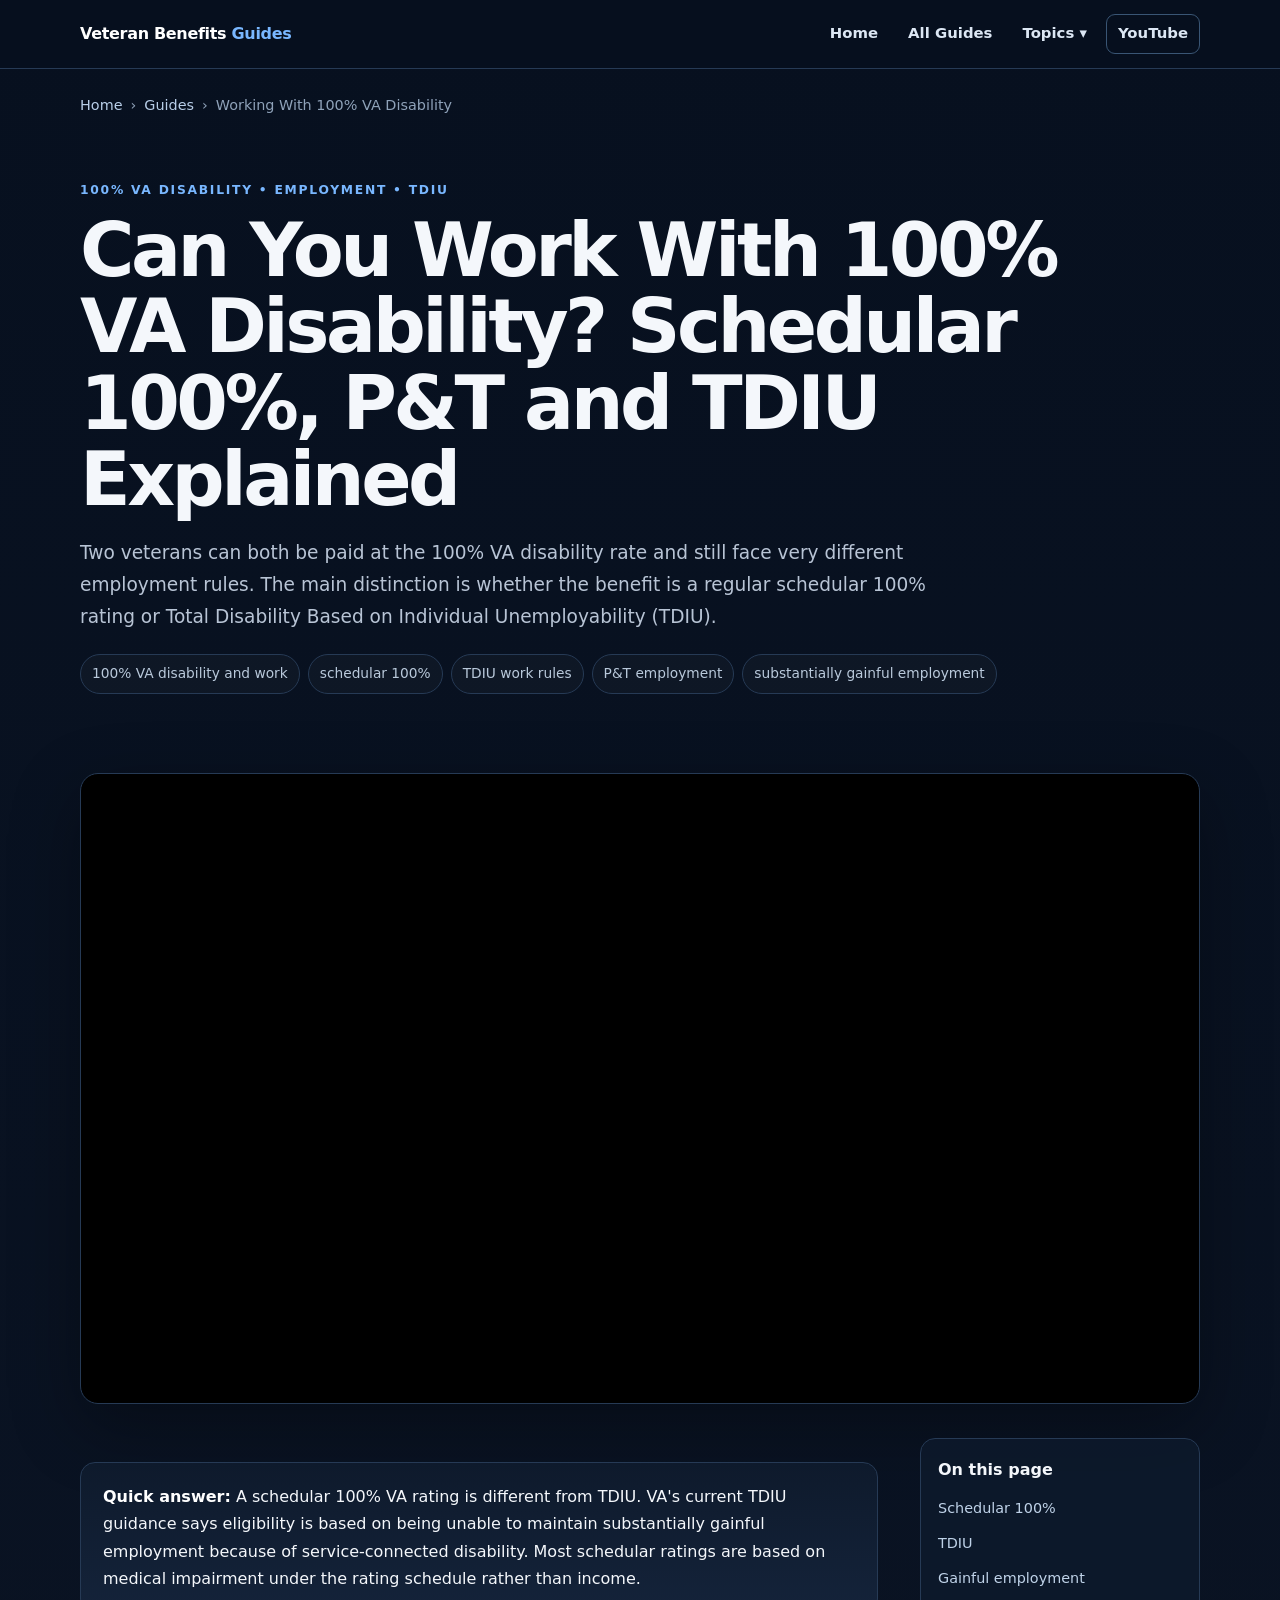
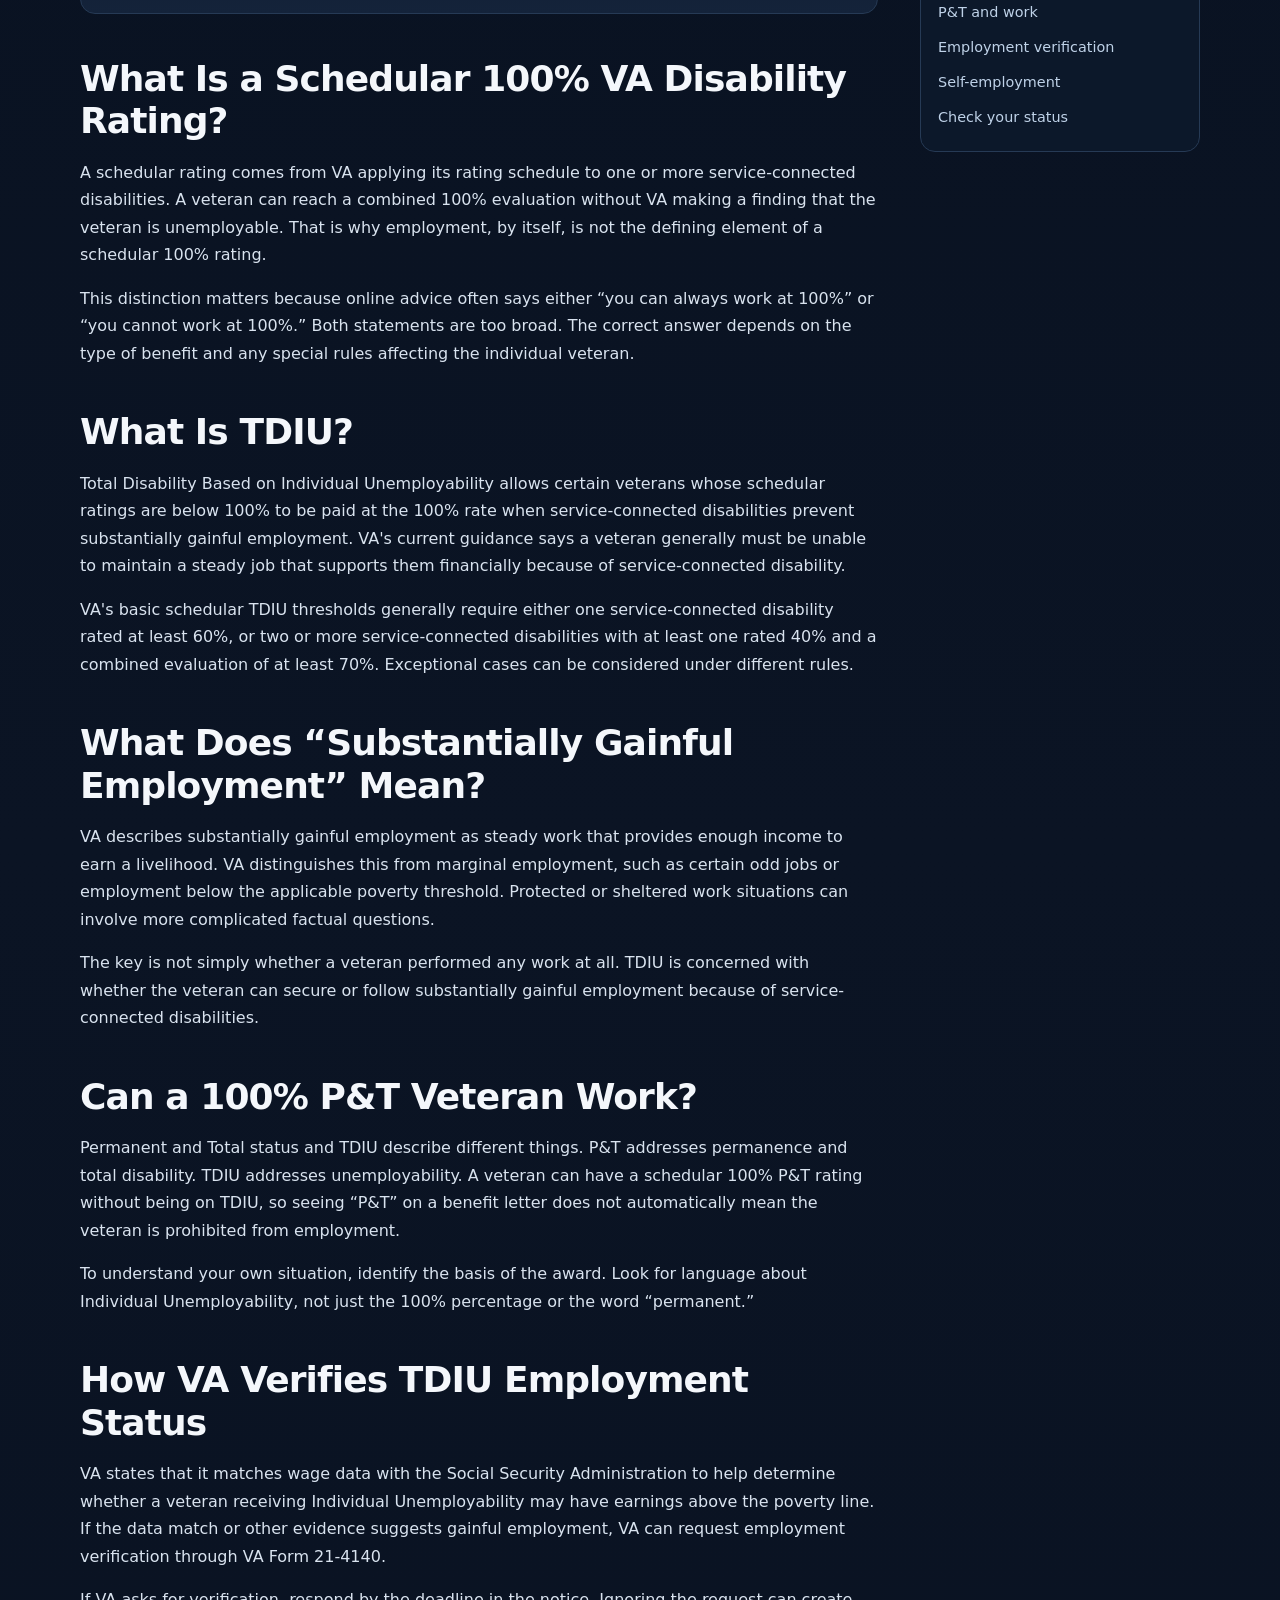
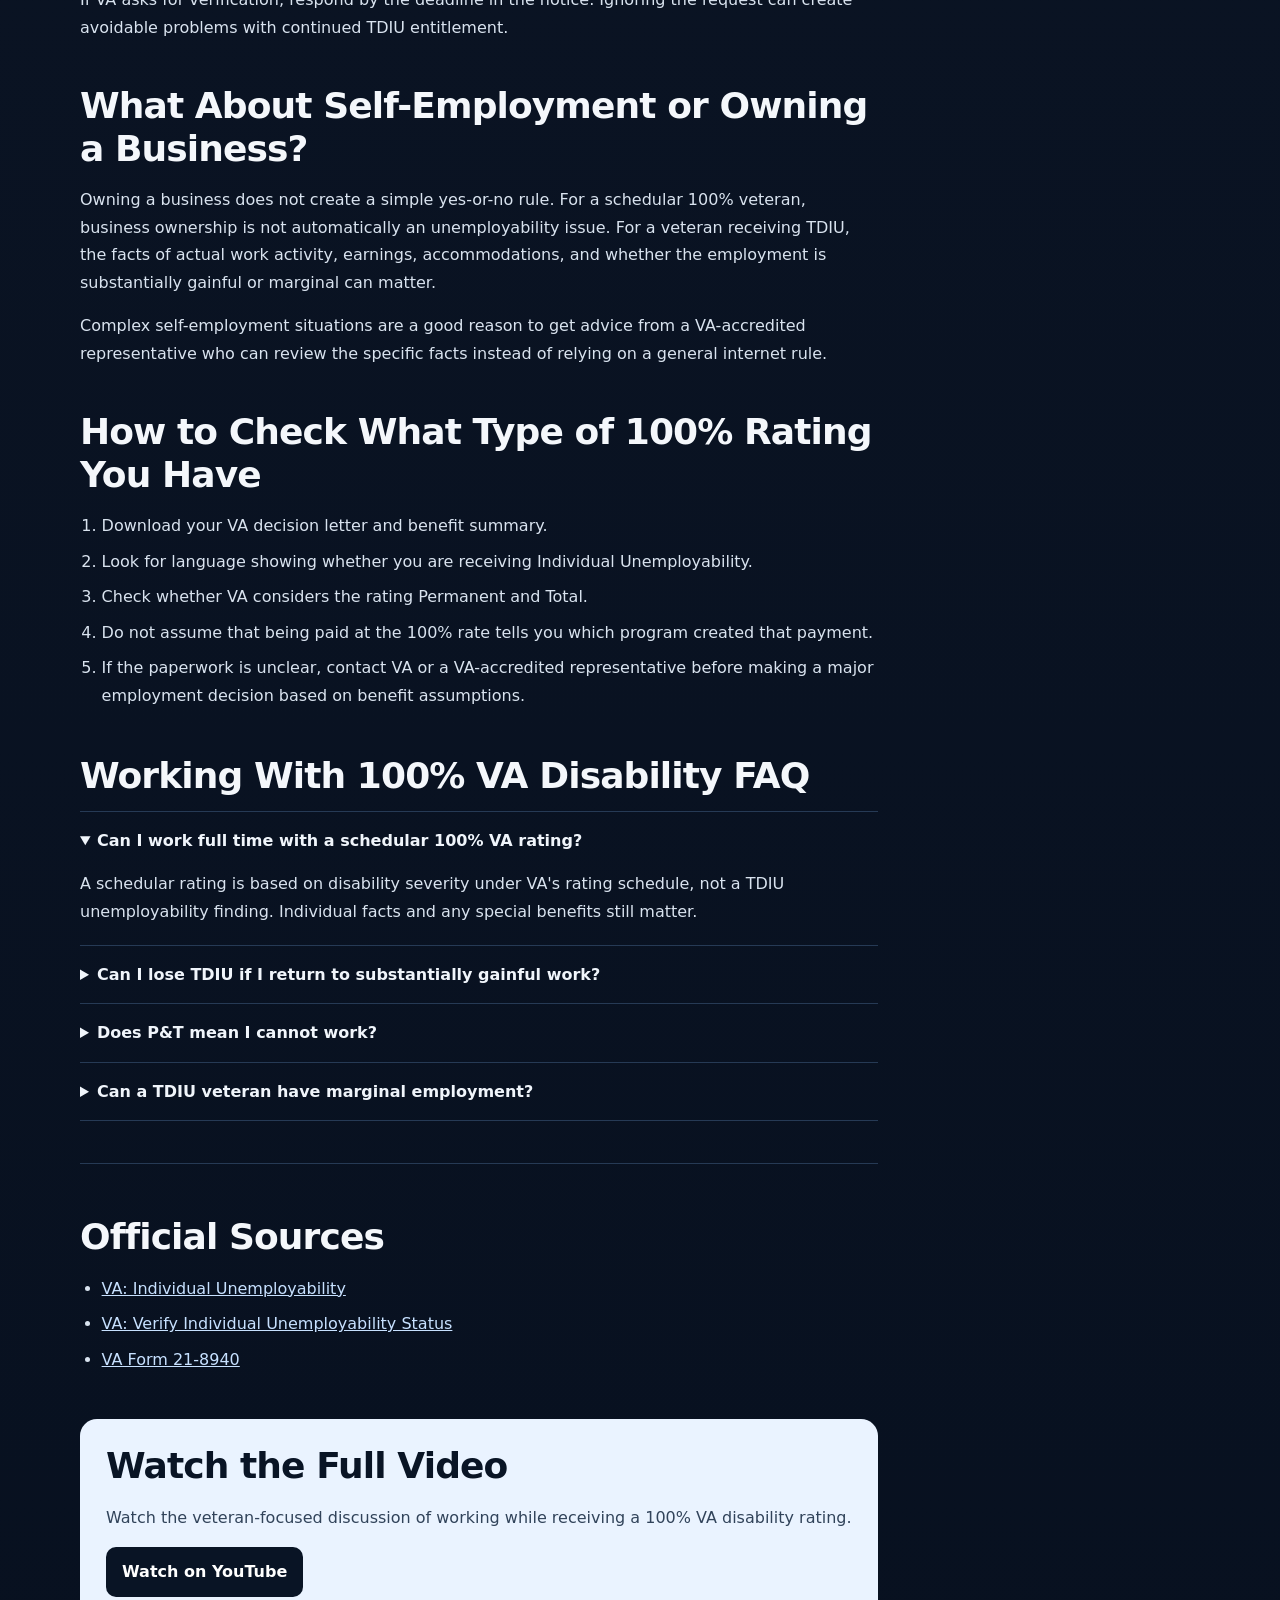
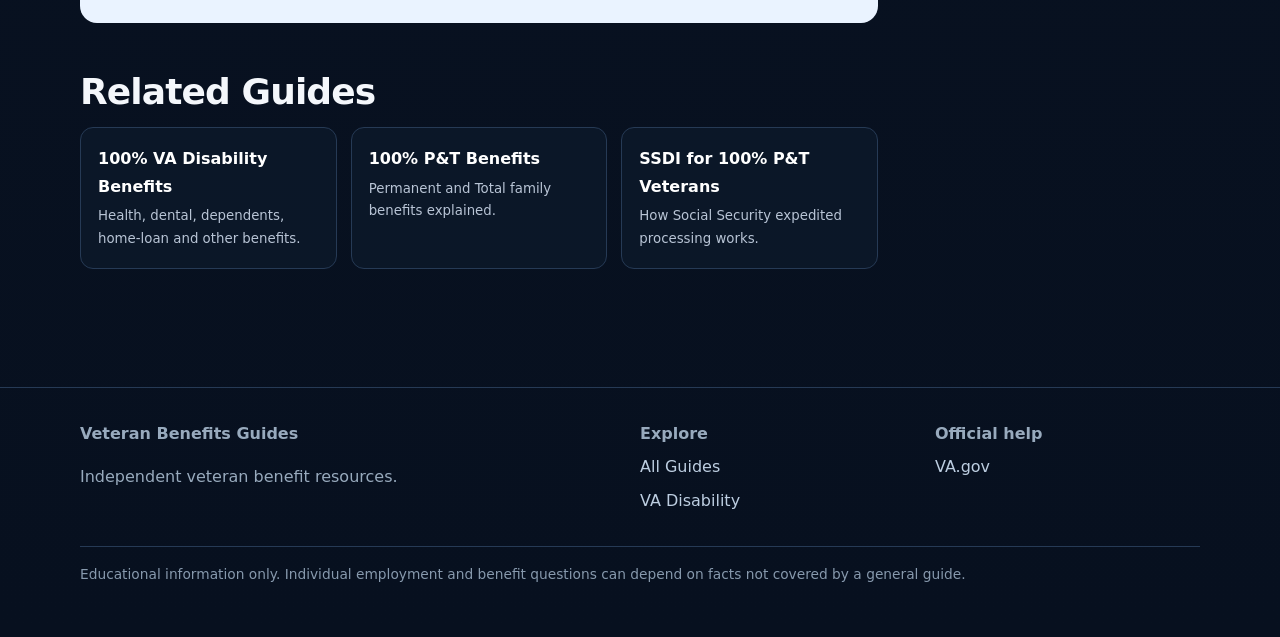
<file: can-you-work-with-100-va-disability/index.html>
<!doctype html><html lang="en-US"><head><meta charset="utf-8"><meta name="viewport" content="width=device-width,initial-scale=1"><title>Can You Work With 100% VA Disability? Schedular 100%, P&T & TDIU Work Rules</title><meta name="description" content="Can you work while receiving 100% VA disability? Learn the difference between a schedular 100% rating, Permanent and Total status, TDIU, marginal employment, and substantially gainful employment."><meta name="keywords" content="can you work with 100% VA disability, 100 percent VA disability work, schedular 100 VA disability employment, TDIU work rules, P&T VA disability work, substantially gainful employment"><meta name="robots" content="index,follow,max-image-preview:large,max-snippet:-1,max-video-preview:-1"><link rel="canonical" href="https://veteran-benefits-guides.netlify.app/can-you-work-with-100-va-disability/"><meta property="og:type" content="article"><meta property="og:title" content="Can You Work With 100% VA Disability?"><meta property="og:description" content="Schedular 100%, P&T and TDIU work rules explained in plain language."><meta property="og:image" content="https://i.ytimg.com/vi/Dr7FNc0fwGc/maxresdefault.jpg"><link rel="stylesheet" href="/assets/site.css"><script type="application/ld+json">{"@context":"https://schema.org","@graph":[{"@type":"Article","headline":"Can You Work With 100% VA Disability? Schedular 100%, P&T & TDIU Work Rules","author":{"@type":"Person","name":"Nick Kalos"},"dateModified":"2026-09-11","mainEntityOfPage":"https://veteran-benefits-guides.netlify.app/can-you-work-with-100-va-disability/"},{"@type":"VideoObject","name":"Can You Work with a 100% VA Disability Rating?","thumbnailUrl":["https://i.ytimg.com/vi/Dr7FNc0fwGc/maxresdefault.jpg"],"embedUrl":"https://www.youtube.com/embed/Dr7FNc0fwGc","contentUrl":"https://www.youtube.com/watch?v=Dr7FNc0fwGc","description":"Veteran-focused discussion of working while receiving a 100% VA disability rating."},{"@type":"FAQPage","mainEntity":[{"@type":"Question","name":"Can you work with a schedular 100% VA disability rating?","acceptedAnswer":{"@type":"Answer","text":"A schedular VA disability rating is based on the rating schedule rather than an unemployability determination. Employment restrictions associated with TDIU are a separate issue."}},{"@type":"Question","name":"Can you work while receiving TDIU?","acceptedAnswer":{"@type":"Answer","text":"TDIU is based on service-connected disabilities preventing substantially gainful employment. VA distinguishes marginal employment from substantially gainful employment, so work and earnings can affect continued eligibility."}},{"@type":"Question","name":"Is 100% P&T the same as TDIU?","acceptedAnswer":{"@type":"Answer","text":"No. Permanent and Total describes the permanence and total level of disability, while TDIU is an unemployability benefit. A veteran can be P&T without TDIU and can receive TDIU under different circumstances."}}]}]}</script></head><body><header class="site-header"><div class="wrap header-row"><a class="brand" href="/">Veteran Benefits <span>Guides</span></a><nav class="desktop-nav"><a href="/">Home</a><a href="/guides/">All Guides</a><details class="nav-drop"><summary>Topics ▾</summary><div class="drop-menu"><a href="/guides/#va-disability">VA Disability & 100%</a><a href="/guides/#claims">Claims & C&P Exams</a><a href="/guides/#education">GI Bill & Education</a><a href="/guides/#vietnam">Vietnam & Agent Orange</a><a href="/guides/#travel">Travel Benefits</a></div></details><a class="nav-youtube" href="https://www.youtube.com/channel/UCmP3QFLuKWtguCAThYeHbyQ">YouTube</a></nav><details class="mobile-nav"><summary>Menu</summary><div class="mobile-panel"><a href="/">Home</a><a href="/guides/">All Guides</a><a href="/guides/#va-disability">VA Disability</a><a href="/guides/#claims">Claims & C&P</a></div></details></div></header><main><div class="wrap"><div class="breadcrumb"><a href="/">Home</a><span>›</span><a href="/guides/">Guides</a><span>›</span><span>Working With 100% VA Disability</span></div><section class="hero"><div class="eyebrow">100% VA Disability • Employment • TDIU</div><h1>Can You Work With 100% VA Disability? Schedular 100%, P&T and TDIU Explained</h1><p class="lede">Two veterans can both be paid at the 100% VA disability rate and still face very different employment rules. The main distinction is whether the benefit is a regular schedular 100% rating or Total Disability Based on Individual Unemployability (TDIU).</p><div class="chips"><span class="chip">100% VA disability and work</span><span class="chip">schedular 100%</span><span class="chip">TDIU work rules</span><span class="chip">P&T employment</span><span class="chip">substantially gainful employment</span></div></section><div class="video-shell"><div class="video-ratio"><iframe src="https://www.youtube.com/embed/Dr7FNc0fwGc?autoplay=1&mute=1&playsinline=1&rel=0" title="Can You Work with a 100% VA Disability Rating?" allow="autoplay; encrypted-media; picture-in-picture; fullscreen" allowfullscreen></iframe></div></div><div class="article-grid"><article class="article-body"><div class="quick-answer"><strong>Quick answer:</strong> A schedular 100% VA rating is different from TDIU. VA's current TDIU guidance says eligibility is based on being unable to maintain substantially gainful employment because of service-connected disability. Most schedular ratings are based on medical impairment under the rating schedule rather than income.</div><h2 id="schedular">What Is a Schedular 100% VA Disability Rating?</h2><p>A schedular rating comes from VA applying its rating schedule to one or more service-connected disabilities. A veteran can reach a combined 100% evaluation without VA making a finding that the veteran is unemployable. That is why employment, by itself, is not the defining element of a schedular 100% rating.</p><p>This distinction matters because online advice often says either “you can always work at 100%” or “you cannot work at 100%.” Both statements are too broad. The correct answer depends on the type of benefit and any special rules affecting the individual veteran.</p><h2 id="tdiu">What Is TDIU?</h2><p>Total Disability Based on Individual Unemployability allows certain veterans whose schedular ratings are below 100% to be paid at the 100% rate when service-connected disabilities prevent substantially gainful employment. VA's current guidance says a veteran generally must be unable to maintain a steady job that supports them financially because of service-connected disability.</p><p>VA's basic schedular TDIU thresholds generally require either one service-connected disability rated at least 60%, or two or more service-connected disabilities with at least one rated 40% and a combined evaluation of at least 70%. Exceptional cases can be considered under different rules.</p><h2 id="gainful">What Does “Substantially Gainful Employment” Mean?</h2><p>VA describes substantially gainful employment as steady work that provides enough income to earn a livelihood. VA distinguishes this from marginal employment, such as certain odd jobs or employment below the applicable poverty threshold. Protected or sheltered work situations can involve more complicated factual questions.</p><p>The key is not simply whether a veteran performed any work at all. TDIU is concerned with whether the veteran can secure or follow substantially gainful employment because of service-connected disabilities.</p><h2 id="pt">Can a 100% P&T Veteran Work?</h2><p>Permanent and Total status and TDIU describe different things. P&T addresses permanence and total disability. TDIU addresses unemployability. A veteran can have a schedular 100% P&T rating without being on TDIU, so seeing “P&T” on a benefit letter does not automatically mean the veteran is prohibited from employment.</p><p>To understand your own situation, identify the basis of the award. Look for language about Individual Unemployability, not just the 100% percentage or the word “permanent.”</p><h2 id="verify">How VA Verifies TDIU Employment Status</h2><p>VA states that it matches wage data with the Social Security Administration to help determine whether a veteran receiving Individual Unemployability may have earnings above the poverty line. If the data match or other evidence suggests gainful employment, VA can request employment verification through VA Form 21-4140.</p><p>If VA asks for verification, respond by the deadline in the notice. Ignoring the request can create avoidable problems with continued TDIU entitlement.</p><h2 id="self-employment">What About Self-Employment or Owning a Business?</h2><p>Owning a business does not create a simple yes-or-no rule. For a schedular 100% veteran, business ownership is not automatically an unemployability issue. For a veteran receiving TDIU, the facts of actual work activity, earnings, accommodations, and whether the employment is substantially gainful or marginal can matter.</p><p>Complex self-employment situations are a good reason to get advice from a VA-accredited representative who can review the specific facts instead of relying on a general internet rule.</p><h2 id="check">How to Check What Type of 100% Rating You Have</h2><ol><li>Download your VA decision letter and benefit summary.</li><li>Look for language showing whether you are receiving Individual Unemployability.</li><li>Check whether VA considers the rating Permanent and Total.</li><li>Do not assume that being paid at the 100% rate tells you which program created that payment.</li><li>If the paperwork is unclear, contact VA or a VA-accredited representative before making a major employment decision based on benefit assumptions.</li></ol><section class="faq"><h2>Working With 100% VA Disability FAQ</h2><details open><summary>Can I work full time with a schedular 100% VA rating?</summary><p>A schedular rating is based on disability severity under VA's rating schedule, not a TDIU unemployability finding. Individual facts and any special benefits still matter.</p></details><details><summary>Can I lose TDIU if I return to substantially gainful work?</summary><p>TDIU is tied to inability to maintain substantially gainful employment, so sustained gainful employment can affect entitlement. VA has procedures for reviewing employment status.</p></details><details><summary>Does P&T mean I cannot work?</summary><p>No. P&T and TDIU are not the same status. Check whether your award specifically involves Individual Unemployability.</p></details><details><summary>Can a TDIU veteran have marginal employment?</summary><p>VA distinguishes marginal employment from substantially gainful employment. The facts, earnings, and nature of the work matter.</p></details></section><div class="source-list"><h2>Official Sources</h2><ul><li><a href="https://www.va.gov/disability/eligibility/special-claims/unemployability/">VA: Individual Unemployability</a></li><li><a href="https://www.va.gov/disability/verify-individual-unemployability-status/">VA: Verify Individual Unemployability Status</a></li><li><a href="https://www.va.gov/forms/21-8940/">VA Form 21-8940</a></li></ul></div><div class="cta"><h2>Watch the Full Video</h2><p>Watch the veteran-focused discussion of working while receiving a 100% VA disability rating.</p><a class="button" href="https://www.youtube.com/watch?v=Dr7FNc0fwGc">Watch on YouTube</a></div><section class="related"><h2>Related Guides</h2><div class="related-grid"><a href="/100-percent-disabled-veteran-benefits/">100% VA Disability Benefits<small>Health, dental, dependents, home-loan and other benefits.</small></a><a href="/100-percent-permanent-total-va-benefits/">100% P&T Benefits<small>Permanent and Total family benefits explained.</small></a><a href="/ssdi-100-percent-disabled-veteran-expedited/">SSDI for 100% P&T Veterans<small>How Social Security expedited processing works.</small></a></div></section></article><aside class="toc"><strong>On this page</strong><a href="#schedular">Schedular 100%</a><a href="#tdiu">TDIU</a><a href="#gainful">Gainful employment</a><a href="#pt">P&T and work</a><a href="#verify">Employment verification</a><a href="#self-employment">Self-employment</a><a href="#check">Check your status</a></aside></div></div></main><footer class="site-footer"><div class="wrap footer-grid"><div><strong>Veteran Benefits Guides</strong><p>Independent veteran benefit resources.</p></div><div><strong>Explore</strong><a href="/guides/">All Guides</a><a href="/guides/#va-disability">VA Disability</a></div><div><strong>Official help</strong><a href="https://www.va.gov/">VA.gov</a></div></div><div class="wrap disclaimer">Educational information only. Individual employment and benefit questions can depend on facts not covered by a general guide.</div></footer></body></html>
</file>
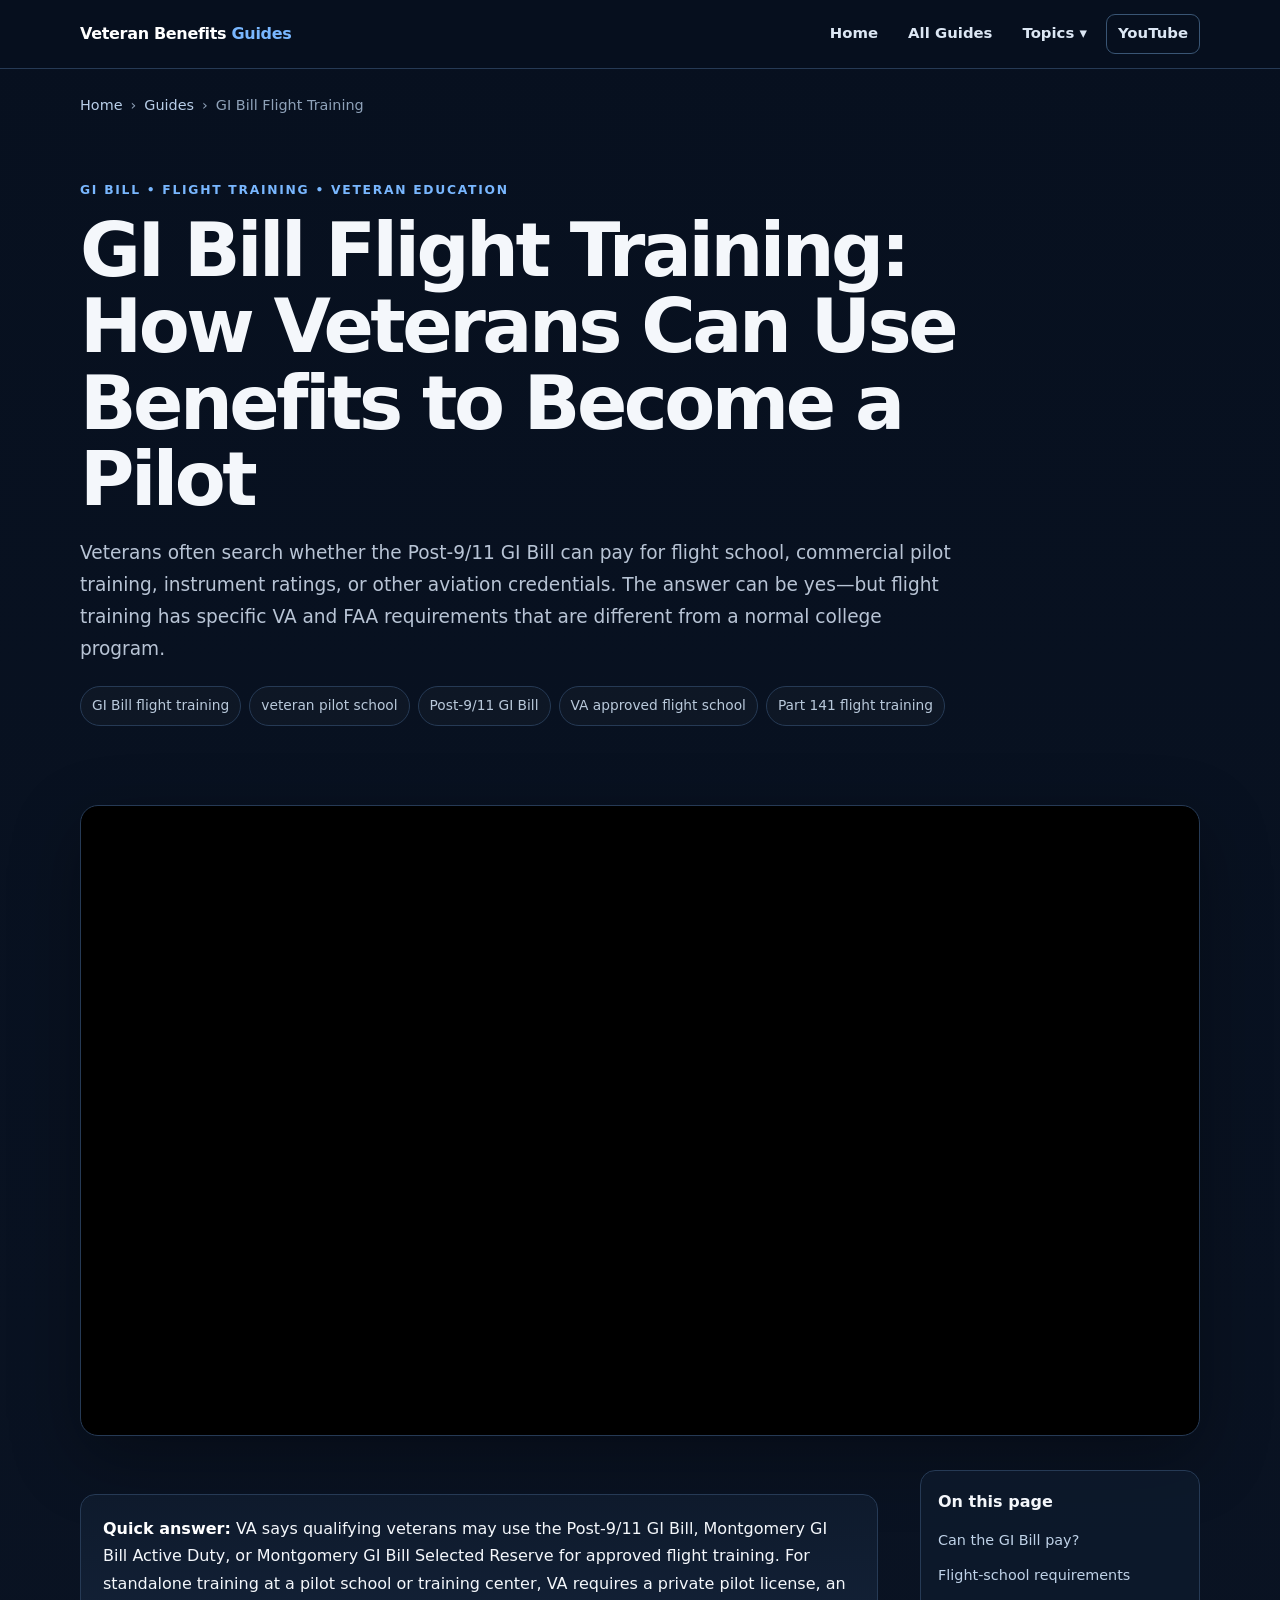
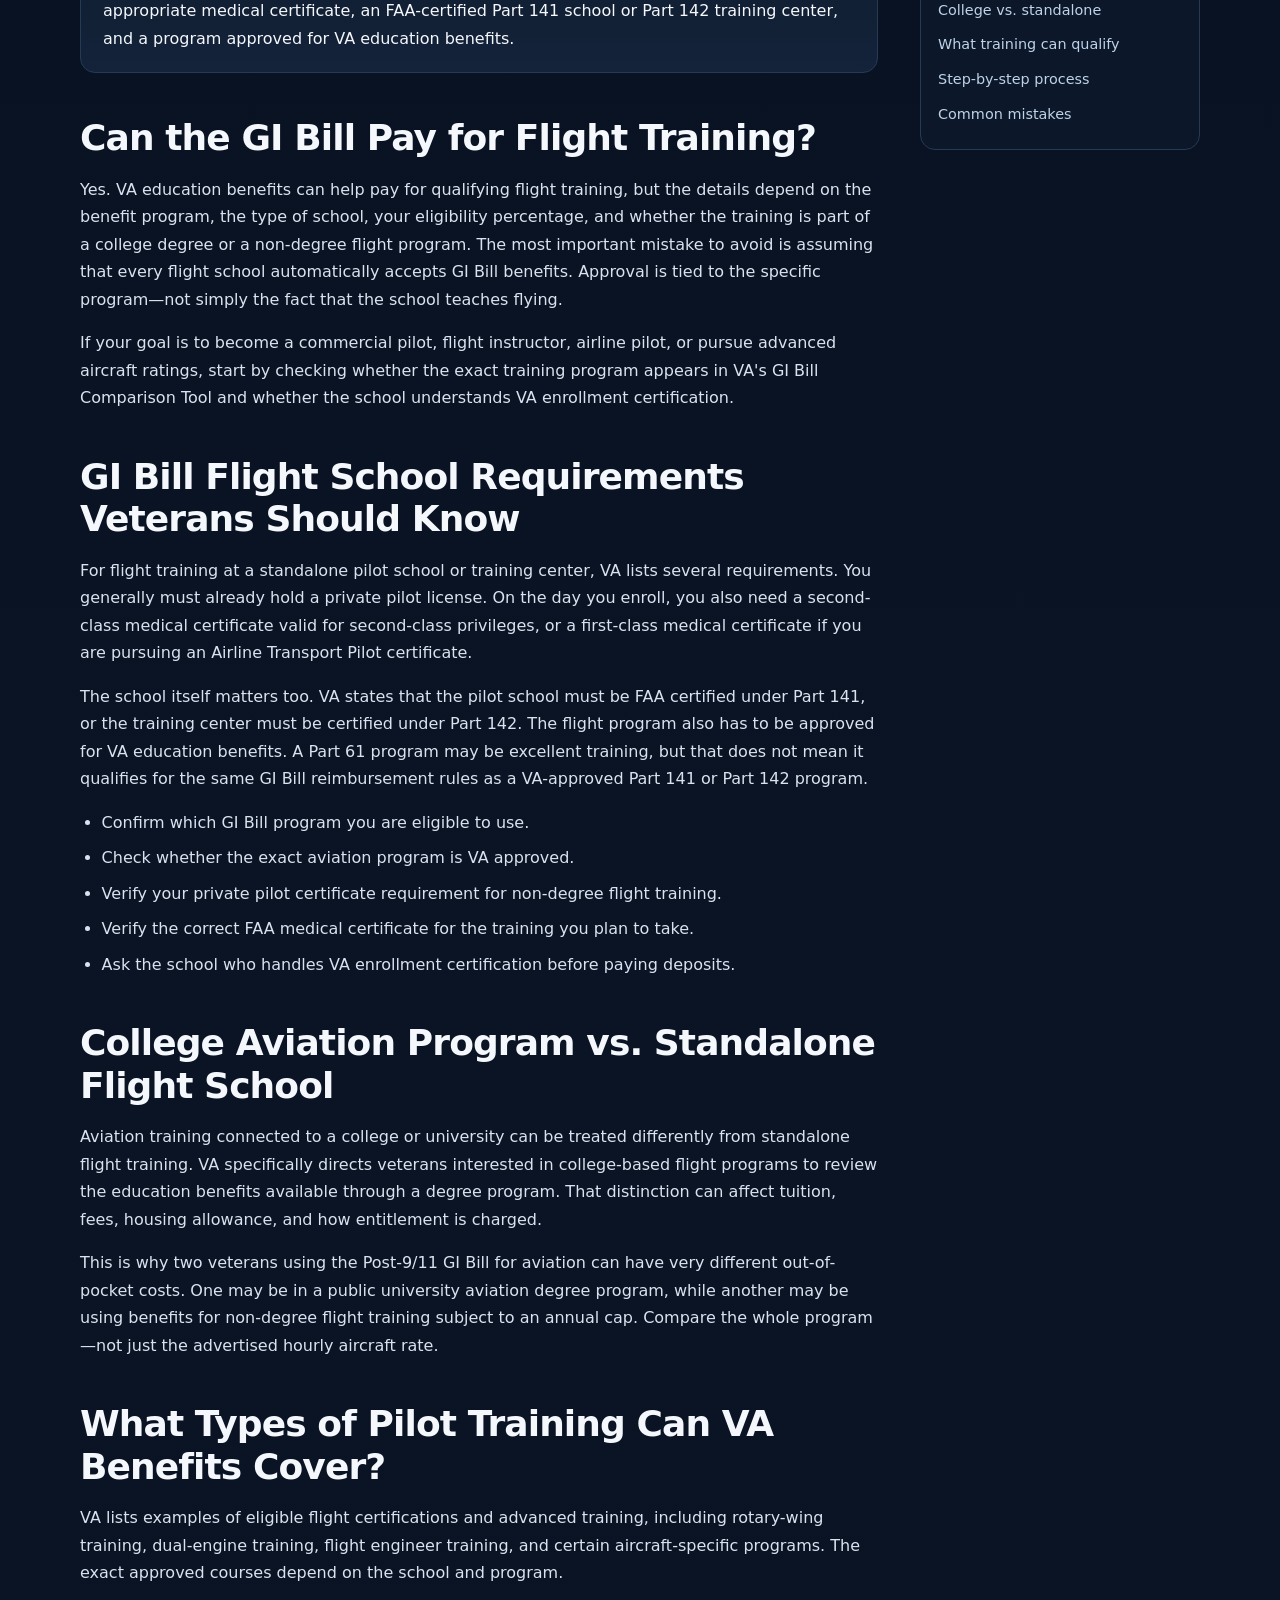
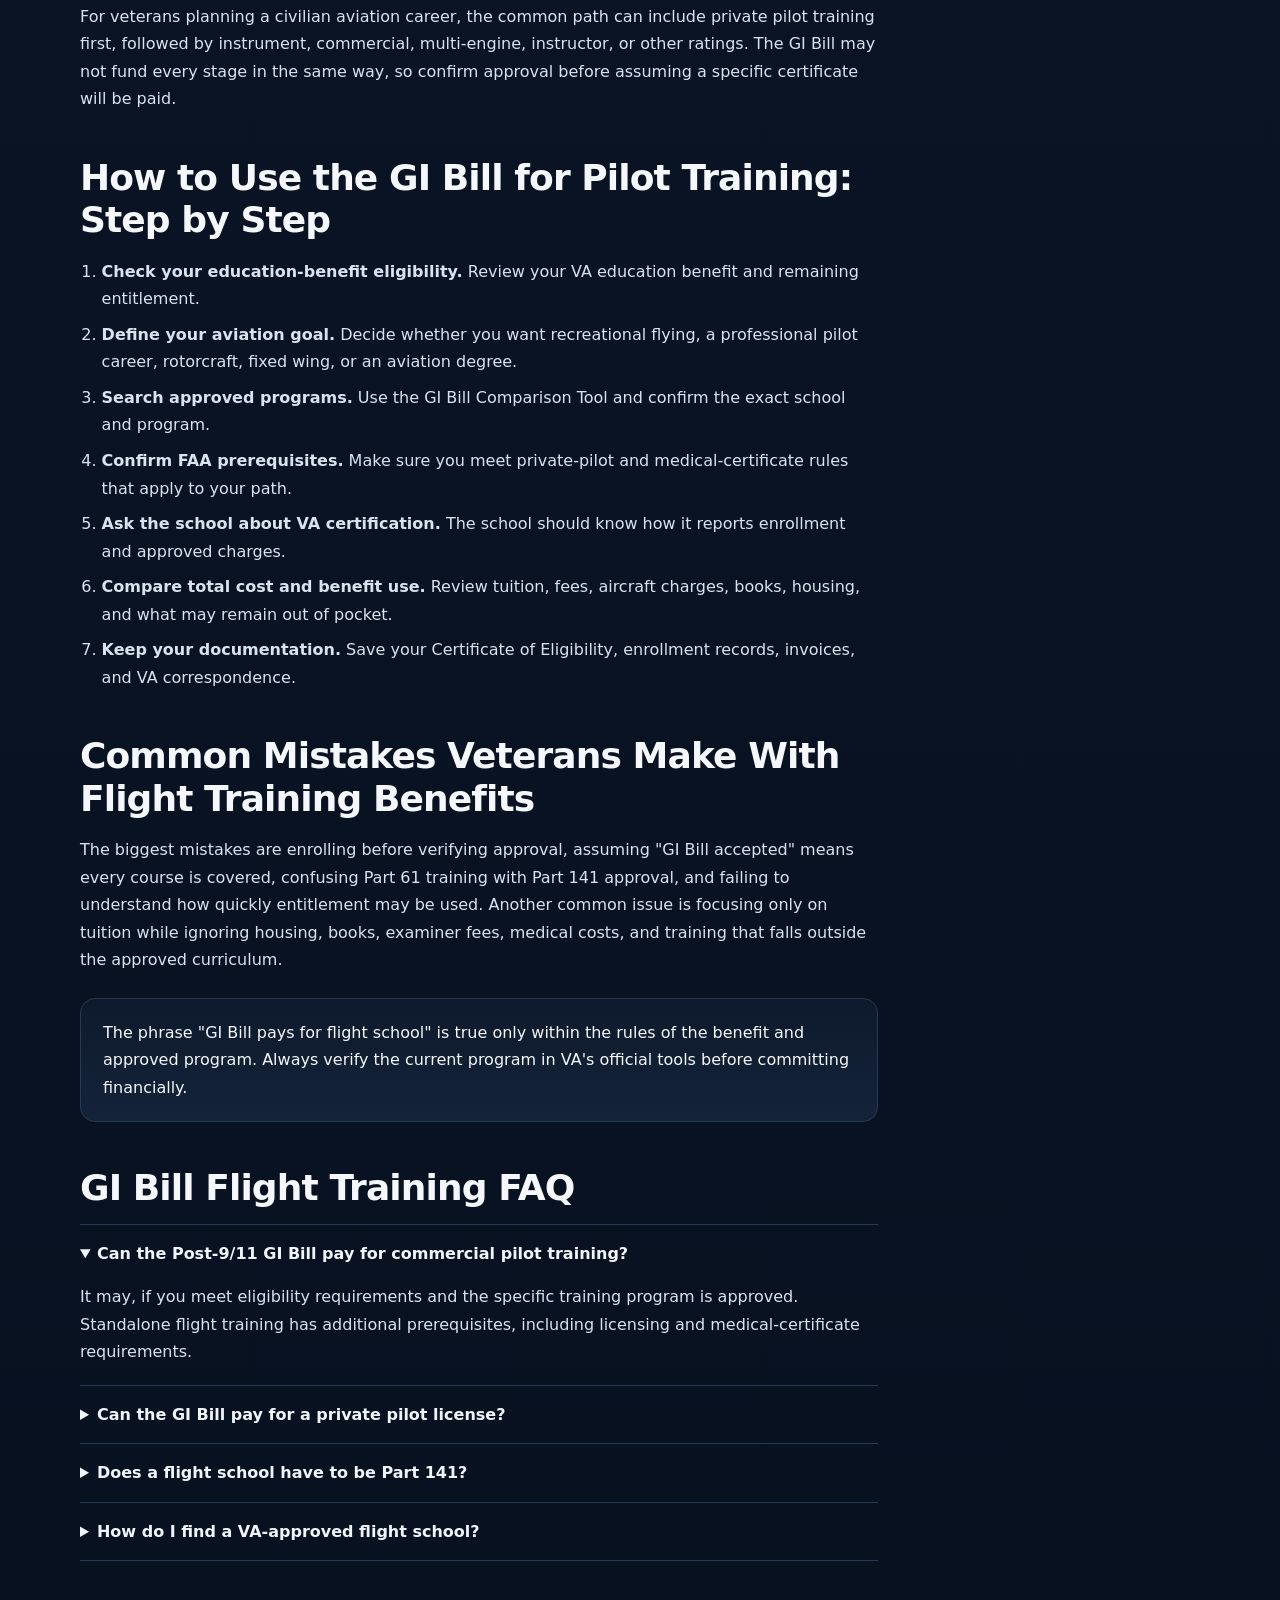
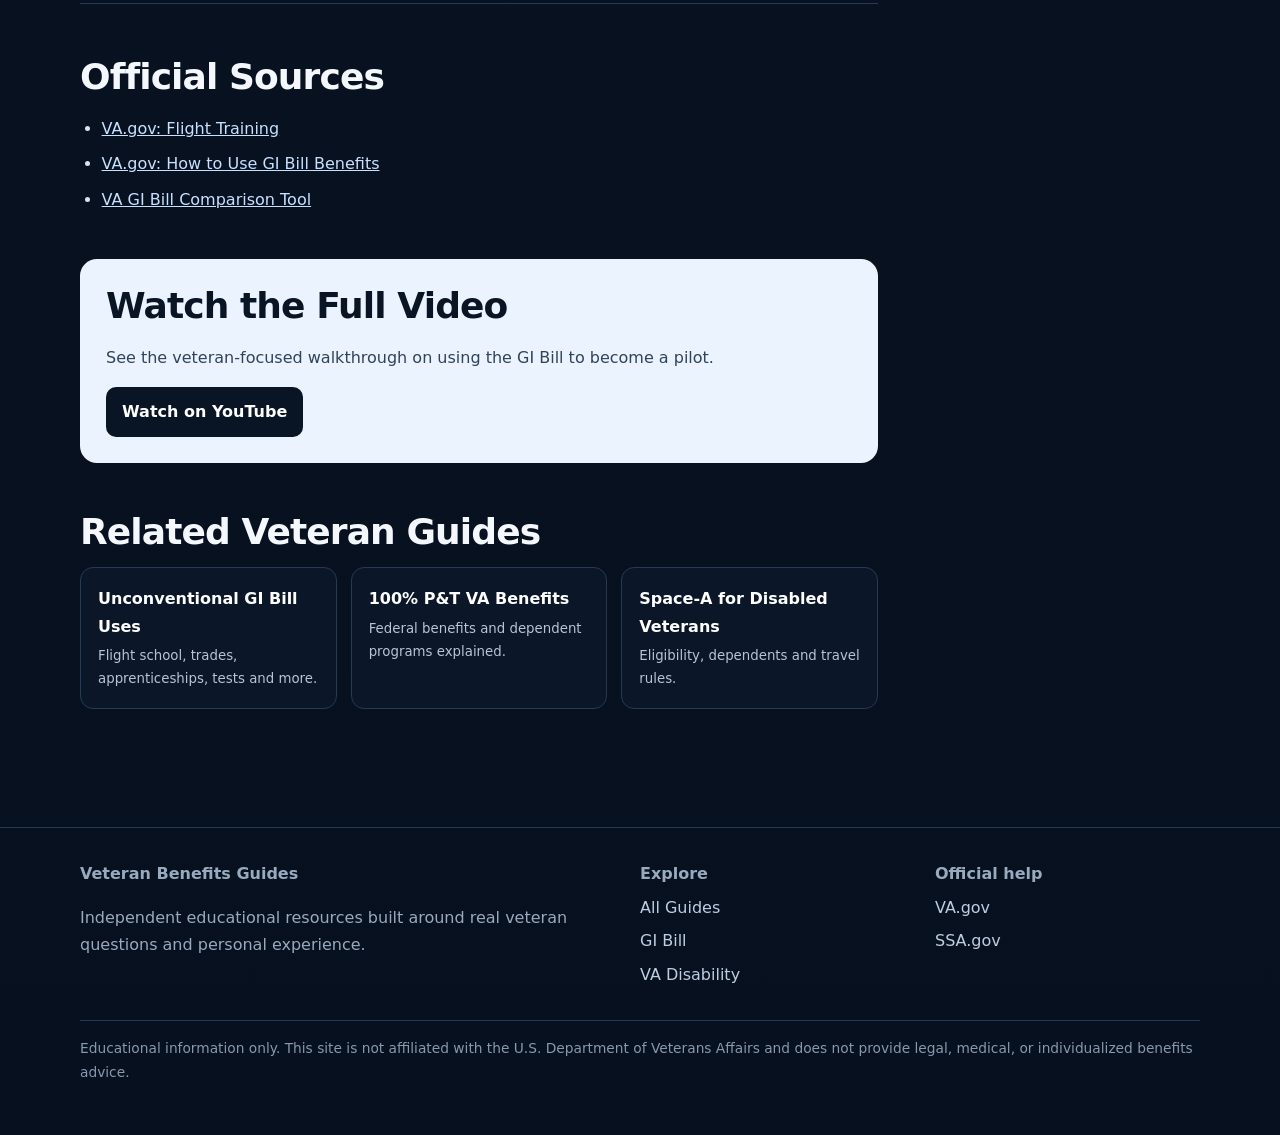
<file: gi-bill-flight-training-pilot/index.html>
<!doctype html><html lang="en-US"><head><meta charset="utf-8"><meta name="viewport" content="width=device-width,initial-scale=1"><title>GI Bill Flight Training: How Veterans Can Use GI Bill Benefits to Become a Pilot</title><meta name="description" content="Can the GI Bill pay for pilot training? Learn how VA education benefits can cover approved flight training, eligibility rules, Part 141 and 142 programs, medical certificate requirements, and steps veterans can take to become a pilot."><meta name="keywords" content="GI Bill flight training, GI Bill pilot school, GI Bill pilot training, veterans flight school, Post-9/11 GI Bill flight training, VA approved flight school, veteran pilot benefits, how to become a pilot with GI Bill"><meta name="robots" content="index,follow,max-image-preview:large,max-snippet:-1,max-video-preview:-1"><link rel="canonical" href="https://veteran-benefits-guides.netlify.app/gi-bill-flight-training-pilot/"><meta property="og:type" content="article"><meta property="og:title" content="GI Bill Flight Training: How Veterans Can Use GI Bill Benefits to Become a Pilot"><meta property="og:description" content="A veteran-focused guide to using VA education benefits for approved pilot and flight training."><meta property="og:image" content="https://i.ytimg.com/vi/B-MiqybeOnM/maxresdefault.jpg"><meta property="og:url" content="https://veteran-benefits-guides.netlify.app/gi-bill-flight-training-pilot/"><link rel="stylesheet" href="/assets/site.css"><script type="application/ld+json">{"@context":"https://schema.org","@graph":[{"@type":"Article","headline":"GI Bill Flight Training: How Veterans Can Use GI Bill Benefits to Become a Pilot","description":"A veteran-focused guide to using VA education benefits for approved flight training.","author":{"@type":"Person","name":"Nick Kalos"},"datePublished":"2026-09-11","dateModified":"2026-09-11","mainEntityOfPage":"https://veteran-benefits-guides.netlify.app/gi-bill-flight-training-pilot/"},{"@type":"VideoObject","name":"How To Use The GI Bill To Become A Pilot","description":"Video guide about using GI Bill education benefits for pilot and flight training.","thumbnailUrl":["https://i.ytimg.com/vi/B-MiqybeOnM/maxresdefault.jpg"],"embedUrl":"https://www.youtube.com/embed/B-MiqybeOnM","contentUrl":"https://www.youtube.com/watch?v=B-MiqybeOnM","uploadDate":"2026-09-11"},{"@type":"FAQPage","mainEntity":[{"@type":"Question","name":"Can you use the GI Bill for flight training?","acceptedAnswer":{"@type":"Answer","text":"Yes, qualifying veterans may use certain VA education benefits for approved flight training when the applicable eligibility, licensing, medical certificate, school approval, and program requirements are met."}},{"@type":"Question","name":"Do you need a private pilot license before using GI Bill benefits for standalone flight training?","acceptedAnswer":{"@type":"Answer","text":"For flight training at a pilot school or training center outside a college degree program, VA states that you generally need a private pilot license before enrollment."}},{"@type":"Question","name":"Does the flight school need VA approval?","acceptedAnswer":{"@type":"Answer","text":"Yes. The training program must be approved for VA education benefits, and standalone flight schools or training centers must meet FAA Part 141 or Part 142 requirements described by VA."}}]}]}</script></head><body><header class="site-header"><div class="wrap header-row"><a class="brand" href="/">Veteran Benefits <span>Guides</span></a><nav class="desktop-nav"><a href="/">Home</a><a href="/guides/">All Guides</a><details class="nav-drop"><summary>Topics ▾</summary><div class="drop-menu"><a href="/guides/#va-disability">VA Disability & 100%</a><a href="/guides/#claims">Claims & C&P Exams</a><a href="/guides/#education">GI Bill & Education</a><a href="/guides/#vietnam">Vietnam & Agent Orange</a><a href="/guides/#travel">Travel Benefits</a></div></details><a class="nav-youtube" href="https://www.youtube.com/channel/UCmP3QFLuKWtguCAThYeHbyQ">YouTube</a></nav><details class="mobile-nav"><summary>Menu</summary><div class="mobile-panel"><a href="/">Home</a><a href="/guides/">All Guides</a><a href="/guides/#education">GI Bill & Education</a><a href="/guides/#va-disability">VA Disability</a><a href="/guides/#claims">Claims & C&P</a><a href="/guides/#vietnam">Vietnam & Agent Orange</a></div></details></div></header><main><div class="wrap"><div class="breadcrumb"><a href="/">Home</a><span>›</span><a href="/guides/">Guides</a><span>›</span><span>GI Bill Flight Training</span></div><section class="hero"><div class="eyebrow">GI Bill • Flight Training • Veteran Education</div><h1>GI Bill Flight Training: How Veterans Can Use Benefits to Become a Pilot</h1><p class="lede">Veterans often search whether the Post-9/11 GI Bill can pay for flight school, commercial pilot training, instrument ratings, or other aviation credentials. The answer can be yes—but flight training has specific VA and FAA requirements that are different from a normal college program.</p><div class="chips"><span class="chip">GI Bill flight training</span><span class="chip">veteran pilot school</span><span class="chip">Post-9/11 GI Bill</span><span class="chip">VA approved flight school</span><span class="chip">Part 141 flight training</span></div></section><div class="video-shell"><div class="video-ratio"><iframe src="https://www.youtube.com/embed/B-MiqybeOnM?autoplay=1&mute=1&playsinline=1&rel=0" title="How To Use The GI Bill To Become A Pilot" allow="autoplay; encrypted-media; picture-in-picture; fullscreen" allowfullscreen></iframe></div></div><div class="article-grid"><article class="article-body"><div class="quick-answer"><strong>Quick answer:</strong> VA says qualifying veterans may use the Post-9/11 GI Bill, Montgomery GI Bill Active Duty, or Montgomery GI Bill Selected Reserve for approved flight training. For standalone training at a pilot school or training center, VA requires a private pilot license, an appropriate medical certificate, an FAA-certified Part 141 school or Part 142 training center, and a program approved for VA education benefits.</div><h2 id="can-gi-bill-pay">Can the GI Bill Pay for Flight Training?</h2><p>Yes. VA education benefits can help pay for qualifying flight training, but the details depend on the benefit program, the type of school, your eligibility percentage, and whether the training is part of a college degree or a non-degree flight program. The most important mistake to avoid is assuming that every flight school automatically accepts GI Bill benefits. Approval is tied to the specific program—not simply the fact that the school teaches flying.</p><p>If your goal is to become a commercial pilot, flight instructor, airline pilot, or pursue advanced aircraft ratings, start by checking whether the exact training program appears in VA's GI Bill Comparison Tool and whether the school understands VA enrollment certification.</p><h2 id="requirements">GI Bill Flight School Requirements Veterans Should Know</h2><p>For flight training at a standalone pilot school or training center, VA lists several requirements. You generally must already hold a private pilot license. On the day you enroll, you also need a second-class medical certificate valid for second-class privileges, or a first-class medical certificate if you are pursuing an Airline Transport Pilot certificate.</p><p>The school itself matters too. VA states that the pilot school must be FAA certified under Part 141, or the training center must be certified under Part 142. The flight program also has to be approved for VA education benefits. A Part 61 program may be excellent training, but that does not mean it qualifies for the same GI Bill reimbursement rules as a VA-approved Part 141 or Part 142 program.</p><ul><li>Confirm which GI Bill program you are eligible to use.</li><li>Check whether the exact aviation program is VA approved.</li><li>Verify your private pilot certificate requirement for non-degree flight training.</li><li>Verify the correct FAA medical certificate for the training you plan to take.</li><li>Ask the school who handles VA enrollment certification before paying deposits.</li></ul><h2 id="college-vs-nondegree">College Aviation Program vs. Standalone Flight School</h2><p>Aviation training connected to a college or university can be treated differently from standalone flight training. VA specifically directs veterans interested in college-based flight programs to review the education benefits available through a degree program. That distinction can affect tuition, fees, housing allowance, and how entitlement is charged.</p><p>This is why two veterans using the Post-9/11 GI Bill for aviation can have very different out-of-pocket costs. One may be in a public university aviation degree program, while another may be using benefits for non-degree flight training subject to an annual cap. Compare the whole program—not just the advertised hourly aircraft rate.</p><h2 id="what-it-can-cover">What Types of Pilot Training Can VA Benefits Cover?</h2><p>VA lists examples of eligible flight certifications and advanced training, including rotary-wing training, dual-engine training, flight engineer training, and certain aircraft-specific programs. The exact approved courses depend on the school and program.</p><p>For veterans planning a civilian aviation career, the common path can include private pilot training first, followed by instrument, commercial, multi-engine, instructor, or other ratings. The GI Bill may not fund every stage in the same way, so confirm approval before assuming a specific certificate will be paid.</p><h2 id="steps">How to Use the GI Bill for Pilot Training: Step by Step</h2><ol><li><strong>Check your education-benefit eligibility.</strong> Review your VA education benefit and remaining entitlement.</li><li><strong>Define your aviation goal.</strong> Decide whether you want recreational flying, a professional pilot career, rotorcraft, fixed wing, or an aviation degree.</li><li><strong>Search approved programs.</strong> Use the GI Bill Comparison Tool and confirm the exact school and program.</li><li><strong>Confirm FAA prerequisites.</strong> Make sure you meet private-pilot and medical-certificate rules that apply to your path.</li><li><strong>Ask the school about VA certification.</strong> The school should know how it reports enrollment and approved charges.</li><li><strong>Compare total cost and benefit use.</strong> Review tuition, fees, aircraft charges, books, housing, and what may remain out of pocket.</li><li><strong>Keep your documentation.</strong> Save your Certificate of Eligibility, enrollment records, invoices, and VA correspondence.</li></ol><h2 id="mistakes">Common Mistakes Veterans Make With Flight Training Benefits</h2><p>The biggest mistakes are enrolling before verifying approval, assuming "GI Bill accepted" means every course is covered, confusing Part 61 training with Part 141 approval, and failing to understand how quickly entitlement may be used. Another common issue is focusing only on tuition while ignoring housing, books, examiner fees, medical costs, and training that falls outside the approved curriculum.</p><div class="note">The phrase "GI Bill pays for flight school" is true only within the rules of the benefit and approved program. Always verify the current program in VA's official tools before committing financially.</div><section class="faq"><h2>GI Bill Flight Training FAQ</h2><details open><summary>Can the Post-9/11 GI Bill pay for commercial pilot training?</summary><p>It may, if you meet eligibility requirements and the specific training program is approved. Standalone flight training has additional prerequisites, including licensing and medical-certificate requirements.</p></details><details><summary>Can the GI Bill pay for a private pilot license?</summary><p>For standalone flight training, VA generally requires you to already hold a private pilot license. College aviation programs can operate under different benefit rules, so check the exact approved degree program.</p></details><details><summary>Does a flight school have to be Part 141?</summary><p>VA's standalone flight-training guidance states that the pilot school must be FAA certified under Part 141, or the training center under Part 142, and the program must be approved for VA benefits.</p></details><details><summary>How do I find a VA-approved flight school?</summary><p>Use VA's GI Bill Comparison Tool and verify the exact program with the school before enrolling.</p></details></section><div class="source-list"><h2>Official Sources</h2><ul><li><a href="https://www.va.gov/education/about-gi-bill-benefits/how-to-use-benefits/flight-training/">VA.gov: Flight Training</a></li><li><a href="https://www.va.gov/education/about-gi-bill-benefits/how-to-use-benefits/">VA.gov: How to Use GI Bill Benefits</a></li><li><a href="https://www.va.gov/education/gi-bill-comparison-tool/">VA GI Bill Comparison Tool</a></li></ul></div><div class="cta"><h2>Watch the Full Video</h2><p>See the veteran-focused walkthrough on using the GI Bill to become a pilot.</p><a class="button" href="https://www.youtube.com/watch?v=B-MiqybeOnM">Watch on YouTube</a></div><section class="related"><h2>Related Veteran Guides</h2><div class="related-grid"><a href="/unconventional-gi-bill-uses/">Unconventional GI Bill Uses<small>Flight school, trades, apprenticeships, tests and more.</small></a><a href="/100-percent-permanent-total-va-benefits/">100% P&T VA Benefits<small>Federal benefits and dependent programs explained.</small></a><a href="/space-a-travel-100-percent-disabled-veterans/">Space-A for Disabled Veterans<small>Eligibility, dependents and travel rules.</small></a></div></section></article><aside class="toc"><strong>On this page</strong><a href="#can-gi-bill-pay">Can the GI Bill pay?</a><a href="#requirements">Flight-school requirements</a><a href="#college-vs-nondegree">College vs. standalone</a><a href="#what-it-can-cover">What training can qualify</a><a href="#steps">Step-by-step process</a><a href="#mistakes">Common mistakes</a></aside></div></div></main><footer class="site-footer"><div class="wrap footer-grid"><div><strong>Veteran Benefits Guides</strong><p>Independent educational resources built around real veteran questions and personal experience.</p></div><div><strong>Explore</strong><a href="/guides/">All Guides</a><a href="/guides/#education">GI Bill</a><a href="/guides/#va-disability">VA Disability</a></div><div><strong>Official help</strong><a href="https://www.va.gov/">VA.gov</a><a href="https://www.ssa.gov/">SSA.gov</a></div></div><div class="wrap disclaimer">Educational information only. This site is not affiliated with the U.S. Department of Veterans Affairs and does not provide legal, medical, or individualized benefits advice.</div></footer></body></html>
</file>
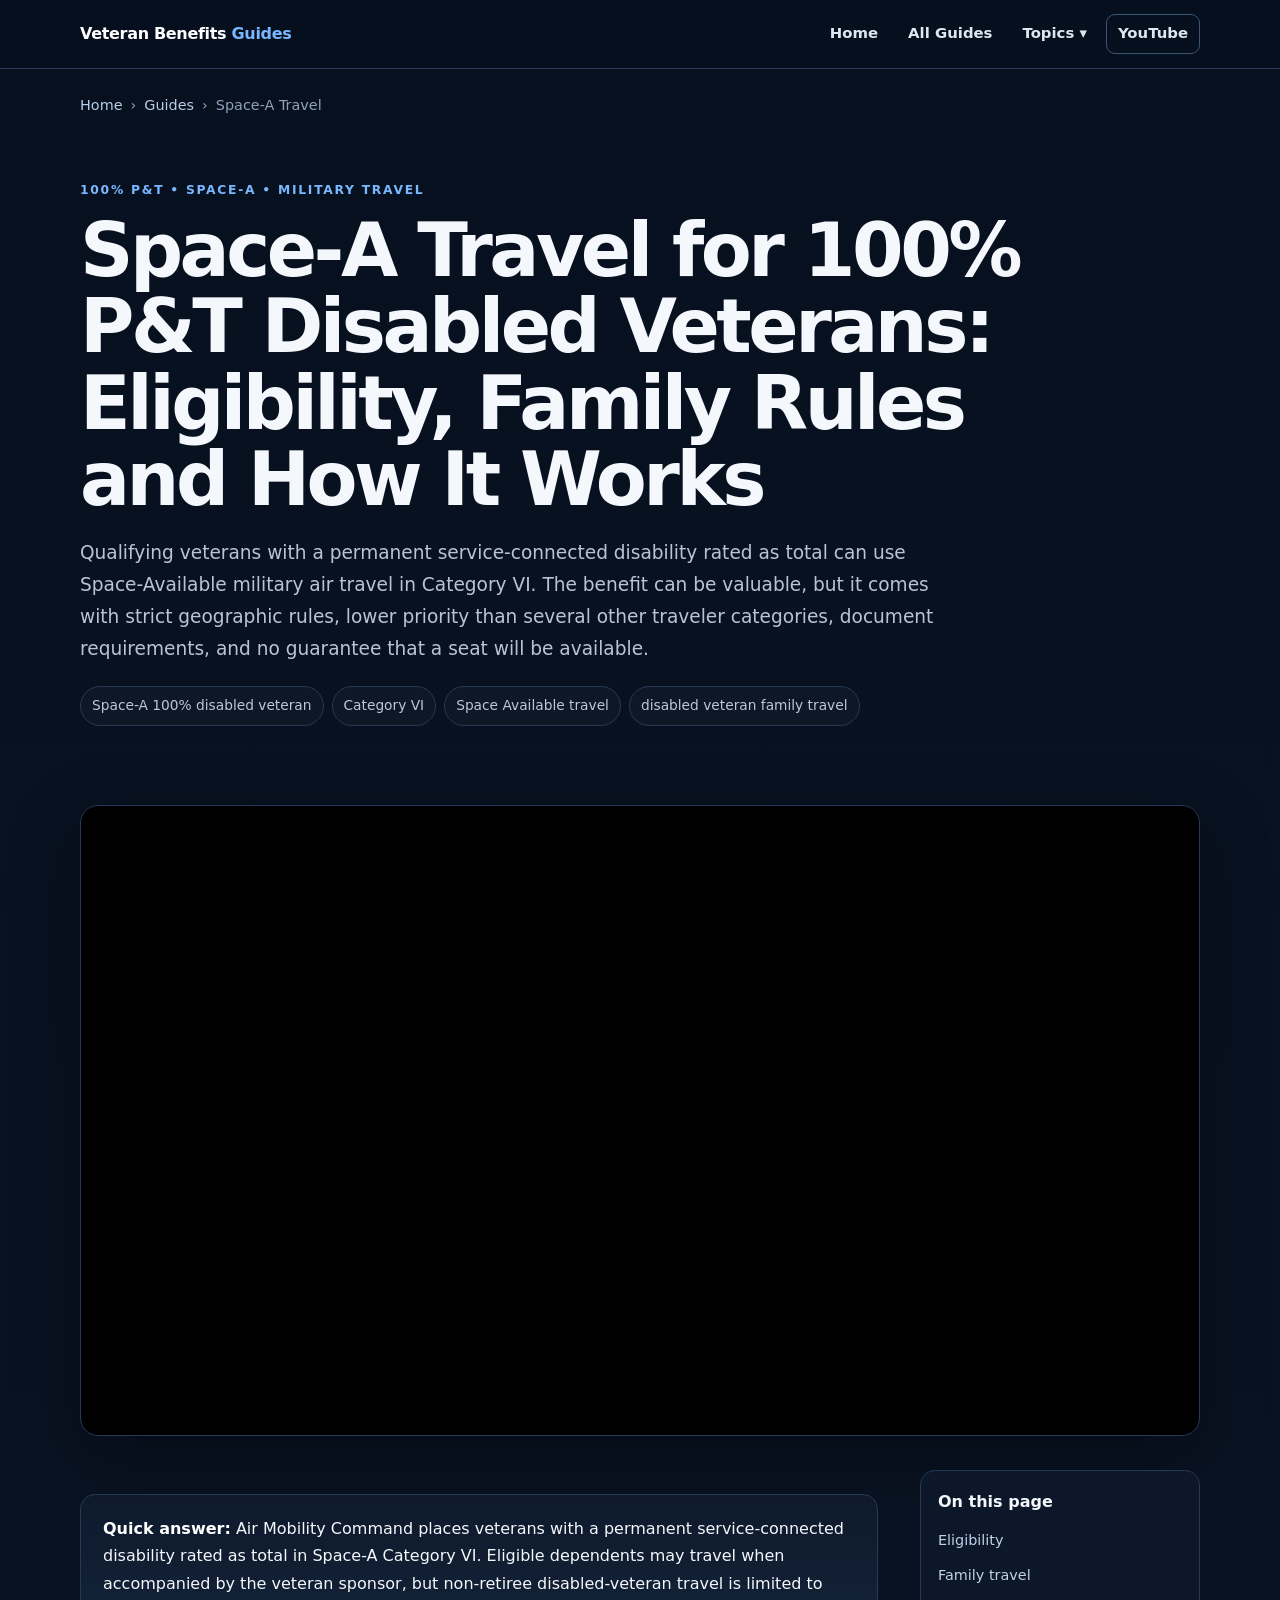
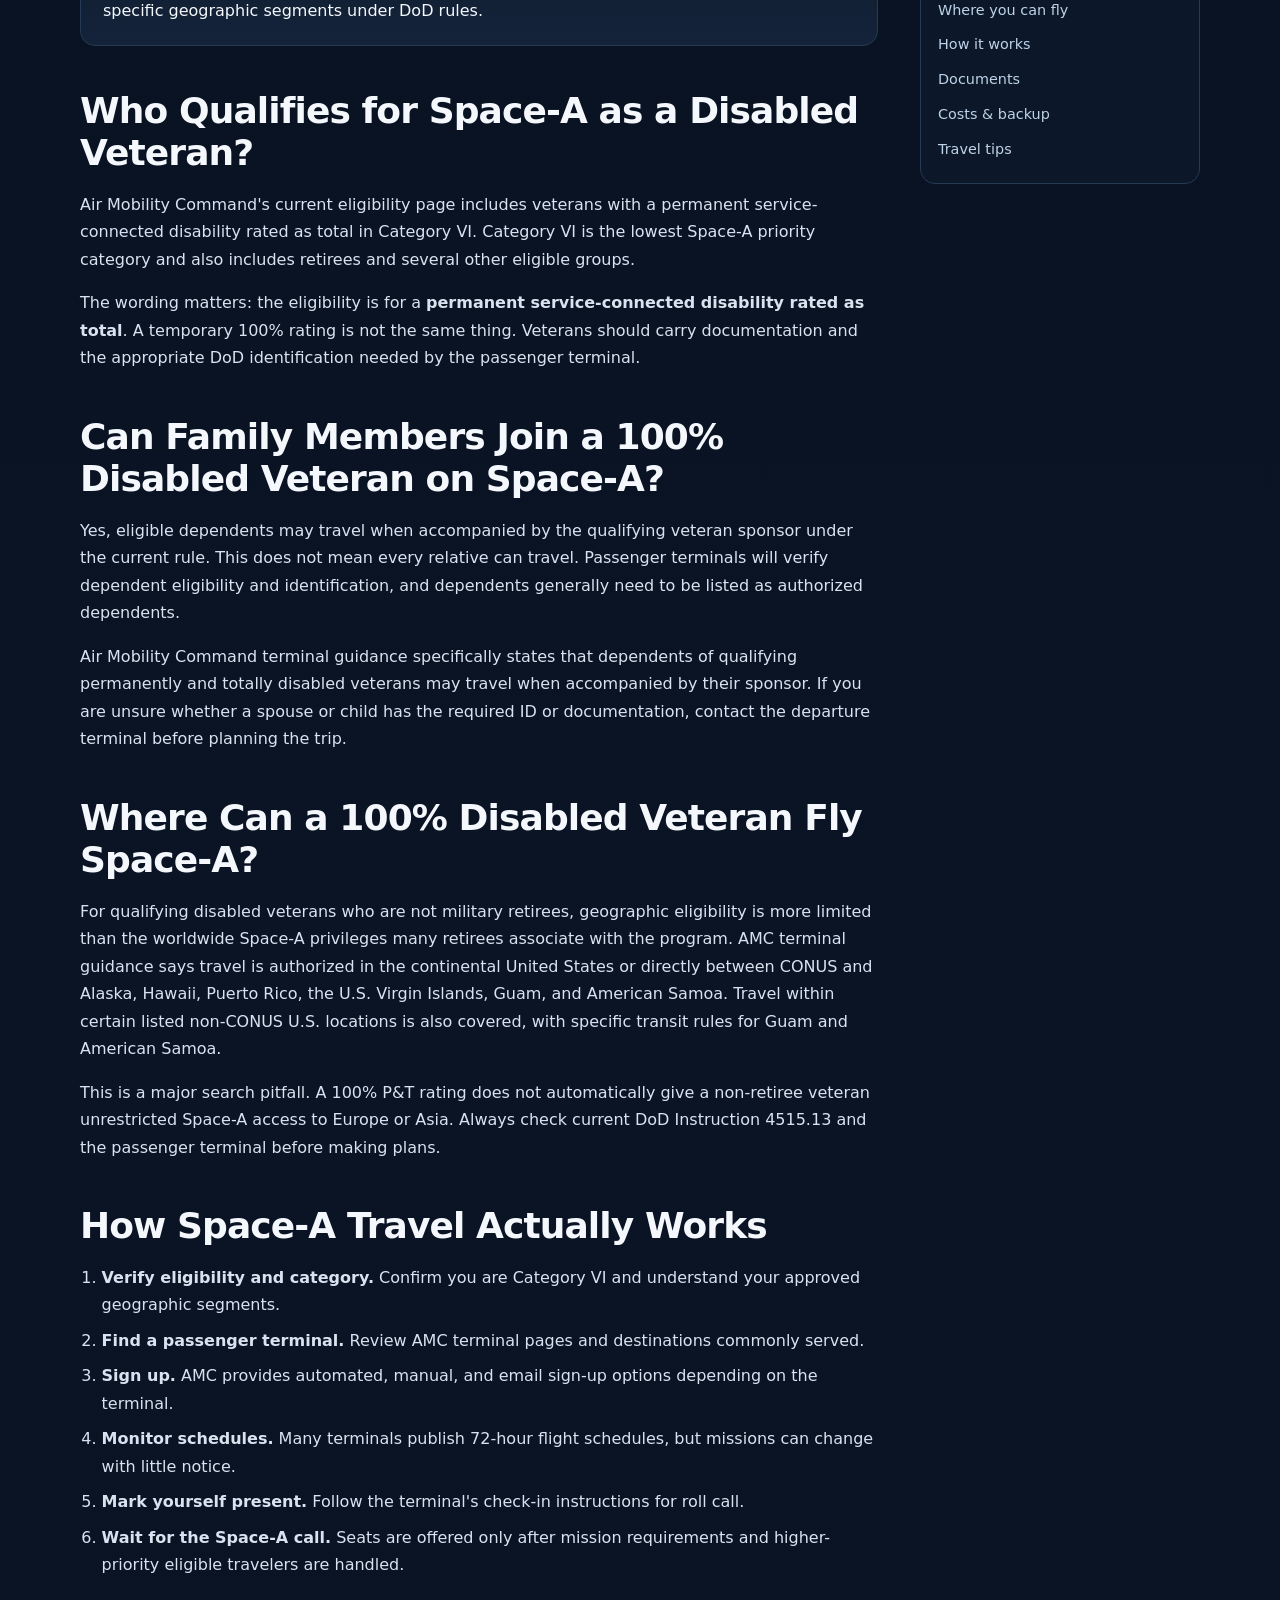
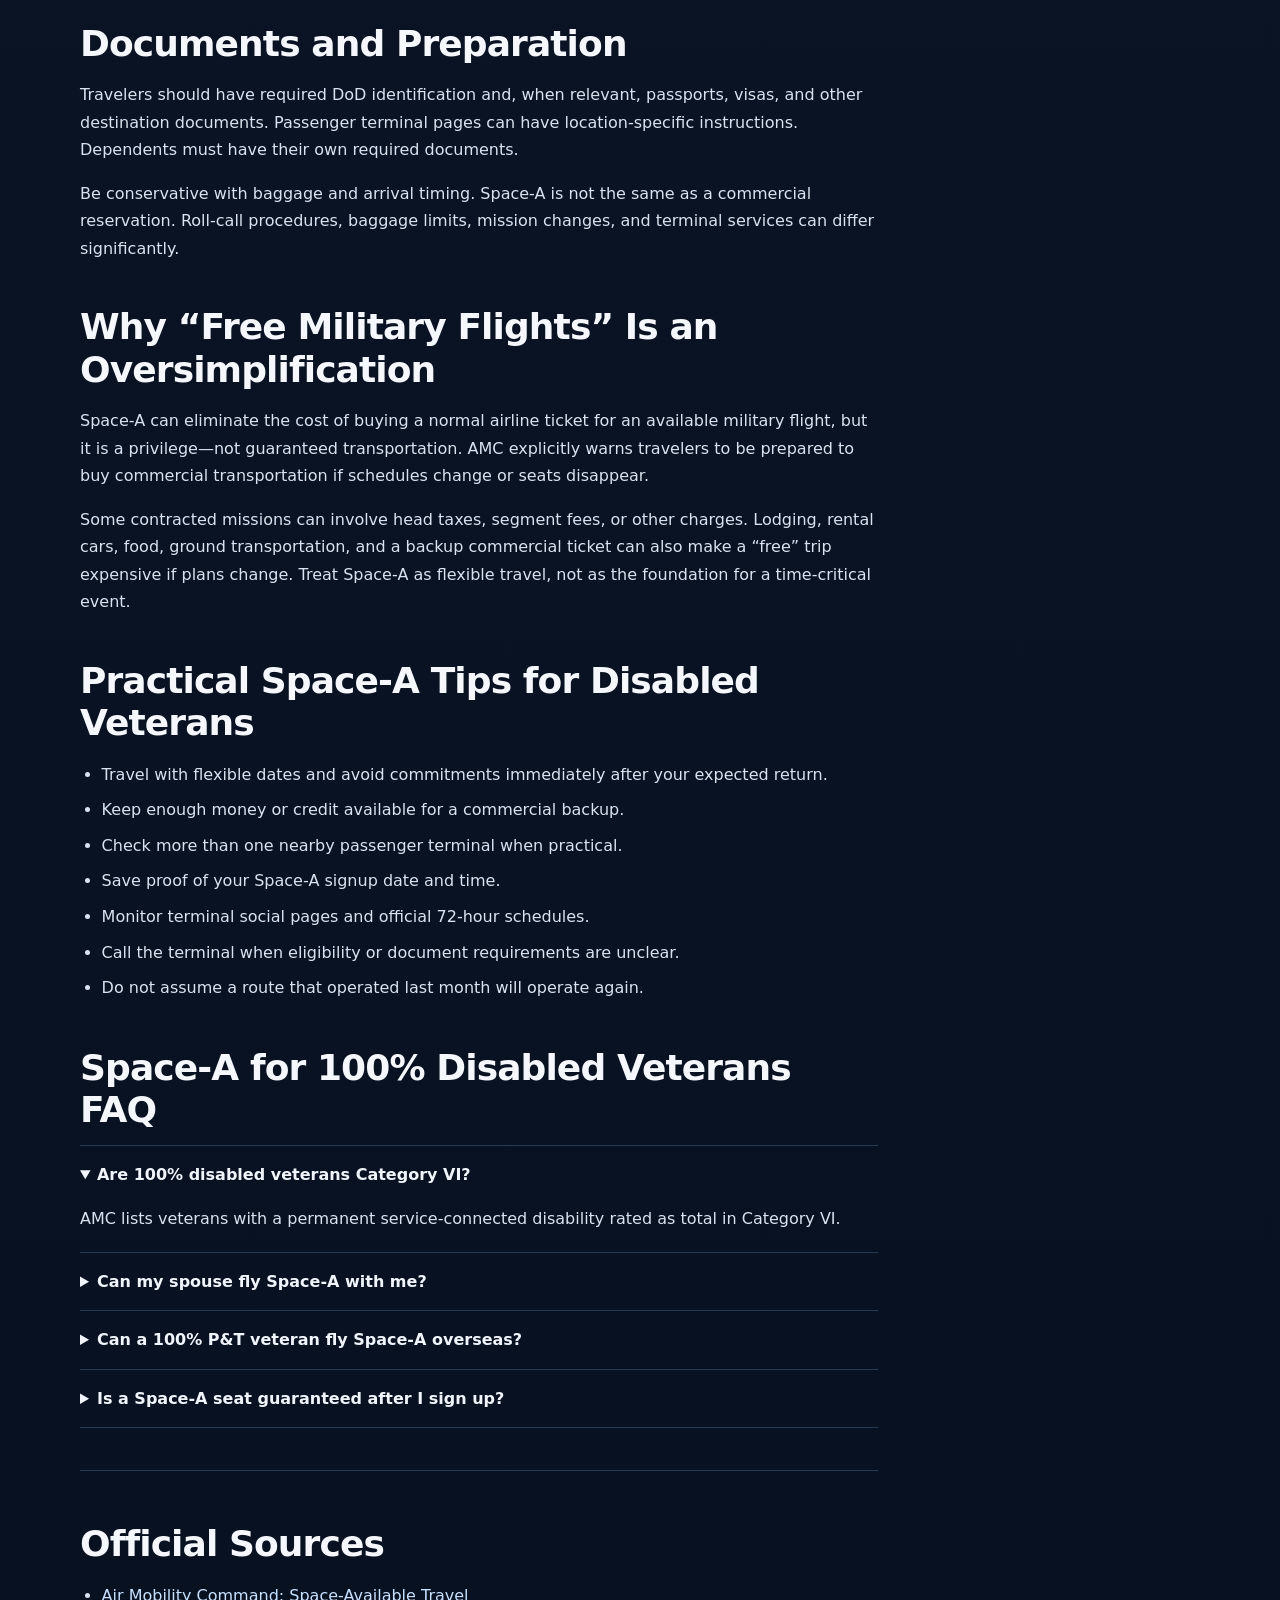
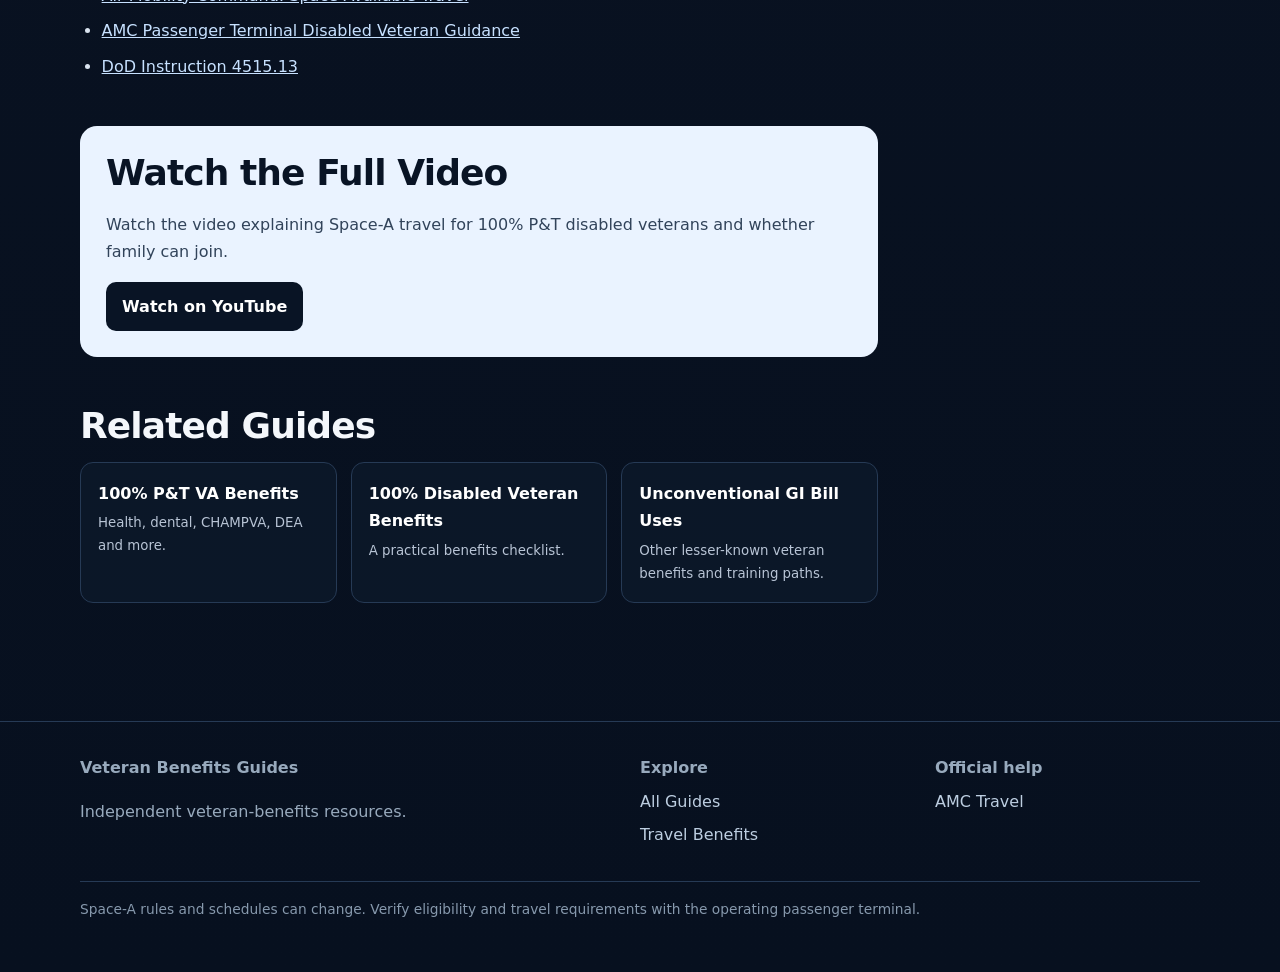
<file: space-a-travel-100-percent-disabled-veterans/index.html>
<!doctype html><html lang="en-US"><head><meta charset="utf-8"><meta name="viewport" content="width=device-width,initial-scale=1"><title>Space-A Travel for 100% P&T Disabled Veterans: Eligibility, Family Rules & How It Works</title><meta name="description" content="Can 100% disabled veterans fly Space-A? Learn Category VI eligibility, geographic limits, family travel rules, sign-up, documents, roll call, and why Space-Available travel is never guaranteed."><meta name="keywords" content="Space A 100% disabled veteran, Space A travel 100 P&T, disabled veteran Space Available travel, family Space A disabled veteran, Category VI Space A, military flights disabled veterans"><meta name="robots" content="index,follow,max-image-preview:large,max-snippet:-1,max-video-preview:-1"><link rel="canonical" href="https://veteran-benefits-guides.netlify.app/space-a-travel-100-percent-disabled-veterans/"><meta property="og:type" content="article"><meta property="og:title" content="Space-A Travel for 100% Disabled Veterans"><meta property="og:description" content="Eligibility, family rules, travel limits, sign-up and practical Space-A tips for qualifying disabled veterans."><meta property="og:image" content="https://i.ytimg.com/vi/wT27YbD6y7U/maxresdefault.jpg"><link rel="stylesheet" href="/assets/site.css"><script type="application/ld+json">{"@context":"https://schema.org","@graph":[{"@type":"Article","headline":"Space-A Travel for 100% P&T Disabled Veterans: Eligibility, Family Rules & How It Works","author":{"@type":"Person","name":"Nick Kalos"},"datePublished":"2026-09-11","dateModified":"2026-09-11","mainEntityOfPage":"https://veteran-benefits-guides.netlify.app/space-a-travel-100-percent-disabled-veterans/"},{"@type":"VideoObject","name":"How to Fly for Free as a 100% P&T Disabled Veteran with Space-A Travel | Can Family Join?","thumbnailUrl":["https://i.ytimg.com/vi/wT27YbD6y7U/maxresdefault.jpg"],"embedUrl":"https://www.youtube.com/embed/wT27YbD6y7U","contentUrl":"https://www.youtube.com/watch?v=wT27YbD6y7U","description":"Video explaining Space-Available travel for qualifying permanently and totally disabled veterans and dependents."},{"@type":"FAQPage","mainEntity":[{"@type":"Question","name":"Can a 100% P&T disabled veteran use Space-A travel?","acceptedAnswer":{"@type":"Answer","text":"Air Mobility Command lists veterans with a permanent service-connected disability rated as total in Category VI for eligible Space-Available travel."}},{"@type":"Question","name":"Can dependents travel Space-A with a 100% disabled veteran?","acceptedAnswer":{"@type":"Answer","text":"Current DoD and AMC guidance allows eligible dependents of qualifying disabled veterans when accompanied by their sponsor, subject to geographic and documentation rules."}}]}]}</script></head><body><header class="site-header"><div class="wrap header-row"><a class="brand" href="/">Veteran Benefits <span>Guides</span></a><nav class="desktop-nav"><a href="/">Home</a><a href="/guides/">All Guides</a><details class="nav-drop"><summary>Topics ▾</summary><div class="drop-menu"><a href="/guides/#va-disability">VA Disability & 100%</a><a href="/guides/#claims">Claims & C&P Exams</a><a href="/guides/#education">GI Bill & Education</a><a href="/guides/#vietnam">Vietnam & Agent Orange</a><a href="/guides/#travel">Travel Benefits</a></div></details><a class="nav-youtube" href="https://www.youtube.com/channel/UCmP3QFLuKWtguCAThYeHbyQ">YouTube</a></nav><details class="mobile-nav"><summary>Menu</summary><div class="mobile-panel"><a href="/">Home</a><a href="/guides/">All Guides</a><a href="/guides/#travel">Travel Benefits</a><a href="/guides/#va-disability">VA Disability</a></div></details></div></header><main><div class="wrap"><div class="breadcrumb"><a href="/">Home</a><span>›</span><a href="/guides/">Guides</a><span>›</span><span>Space-A Travel</span></div><section class="hero"><div class="eyebrow">100% P&T • Space-A • Military Travel</div><h1>Space-A Travel for 100% P&T Disabled Veterans: Eligibility, Family Rules and How It Works</h1><p class="lede">Qualifying veterans with a permanent service-connected disability rated as total can use Space-Available military air travel in Category VI. The benefit can be valuable, but it comes with strict geographic rules, lower priority than several other traveler categories, document requirements, and no guarantee that a seat will be available.</p><div class="chips"><span class="chip">Space-A 100% disabled veteran</span><span class="chip">Category VI</span><span class="chip">Space Available travel</span><span class="chip">disabled veteran family travel</span></div></section><div class="video-shell"><div class="video-ratio"><iframe src="https://www.youtube.com/embed/wT27YbD6y7U?autoplay=1&mute=1&playsinline=1&rel=0" title="How to Fly for Free as a 100% P&T Disabled Veteran with Space-A Travel" allow="autoplay; encrypted-media; picture-in-picture; fullscreen" allowfullscreen></iframe></div></div><div class="article-grid"><article class="article-body"><div class="quick-answer"><strong>Quick answer:</strong> Air Mobility Command places veterans with a permanent service-connected disability rated as total in Space-A Category VI. Eligible dependents may travel when accompanied by the veteran sponsor, but non-retiree disabled-veteran travel is limited to specific geographic segments under DoD rules.</div><h2 id="eligibility">Who Qualifies for Space-A as a Disabled Veteran?</h2><p>Air Mobility Command's current eligibility page includes veterans with a permanent service-connected disability rated as total in Category VI. Category VI is the lowest Space-A priority category and also includes retirees and several other eligible groups.</p><p>The wording matters: the eligibility is for a <strong>permanent service-connected disability rated as total</strong>. A temporary 100% rating is not the same thing. Veterans should carry documentation and the appropriate DoD identification needed by the passenger terminal.</p><h2 id="family">Can Family Members Join a 100% Disabled Veteran on Space-A?</h2><p>Yes, eligible dependents may travel when accompanied by the qualifying veteran sponsor under the current rule. This does not mean every relative can travel. Passenger terminals will verify dependent eligibility and identification, and dependents generally need to be listed as authorized dependents.</p><p>Air Mobility Command terminal guidance specifically states that dependents of qualifying permanently and totally disabled veterans may travel when accompanied by their sponsor. If you are unsure whether a spouse or child has the required ID or documentation, contact the departure terminal before planning the trip.</p><h2 id="where">Where Can a 100% Disabled Veteran Fly Space-A?</h2><p>For qualifying disabled veterans who are not military retirees, geographic eligibility is more limited than the worldwide Space-A privileges many retirees associate with the program. AMC terminal guidance says travel is authorized in the continental United States or directly between CONUS and Alaska, Hawaii, Puerto Rico, the U.S. Virgin Islands, Guam, and American Samoa. Travel within certain listed non-CONUS U.S. locations is also covered, with specific transit rules for Guam and American Samoa.</p><p>This is a major search pitfall. A 100% P&T rating does not automatically give a non-retiree veteran unrestricted Space-A access to Europe or Asia. Always check current DoD Instruction 4515.13 and the passenger terminal before making plans.</p><h2 id="how">How Space-A Travel Actually Works</h2><ol><li><strong>Verify eligibility and category.</strong> Confirm you are Category VI and understand your approved geographic segments.</li><li><strong>Find a passenger terminal.</strong> Review AMC terminal pages and destinations commonly served.</li><li><strong>Sign up.</strong> AMC provides automated, manual, and email sign-up options depending on the terminal.</li><li><strong>Monitor schedules.</strong> Many terminals publish 72-hour flight schedules, but missions can change with little notice.</li><li><strong>Mark yourself present.</strong> Follow the terminal's check-in instructions for roll call.</li><li><strong>Wait for the Space-A call.</strong> Seats are offered only after mission requirements and higher-priority eligible travelers are handled.</li></ol><h2 id="documents">Documents and Preparation</h2><p>Travelers should have required DoD identification and, when relevant, passports, visas, and other destination documents. Passenger terminal pages can have location-specific instructions. Dependents must have their own required documents.</p><p>Be conservative with baggage and arrival timing. Space-A is not the same as a commercial reservation. Roll-call procedures, baggage limits, mission changes, and terminal services can differ significantly.</p><h2 id="not-guaranteed">Why “Free Military Flights” Is an Oversimplification</h2><p>Space-A can eliminate the cost of buying a normal airline ticket for an available military flight, but it is a privilege—not guaranteed transportation. AMC explicitly warns travelers to be prepared to buy commercial transportation if schedules change or seats disappear.</p><p>Some contracted missions can involve head taxes, segment fees, or other charges. Lodging, rental cars, food, ground transportation, and a backup commercial ticket can also make a “free” trip expensive if plans change. Treat Space-A as flexible travel, not as the foundation for a time-critical event.</p><h2 id="tips">Practical Space-A Tips for Disabled Veterans</h2><ul><li>Travel with flexible dates and avoid commitments immediately after your expected return.</li><li>Keep enough money or credit available for a commercial backup.</li><li>Check more than one nearby passenger terminal when practical.</li><li>Save proof of your Space-A signup date and time.</li><li>Monitor terminal social pages and official 72-hour schedules.</li><li>Call the terminal when eligibility or document requirements are unclear.</li><li>Do not assume a route that operated last month will operate again.</li></ul><section class="faq"><h2>Space-A for 100% Disabled Veterans FAQ</h2><details open><summary>Are 100% disabled veterans Category VI?</summary><p>AMC lists veterans with a permanent service-connected disability rated as total in Category VI.</p></details><details><summary>Can my spouse fly Space-A with me?</summary><p>Eligible dependents can travel with a qualifying disabled veteran when accompanied by the sponsor, subject to identification and geographic rules.</p></details><details><summary>Can a 100% P&T veteran fly Space-A overseas?</summary><p>Non-retiree disabled-veteran eligibility is geographically limited. Current DoD guidance permits specified CONUS and U.S. territory/state routes, not unrestricted worldwide travel.</p></details><details><summary>Is a Space-A seat guaranteed after I sign up?</summary><p>No. Seats depend on mission requirements and availability. AMC tells Space-A travelers to be financially prepared for alternate commercial travel.</p></details></section><div class="source-list"><h2>Official Sources</h2><ul><li><a href="https://www.amc.af.mil/AMC-Travel-Site/AMC-Space-Available-Travel-Page/">Air Mobility Command: Space-Available Travel</a></li><li><a href="https://www.amc.af.mil/AMC-Travel-Site/Terminals/CONUS-Terminals/Baltimore-Washington-International-Airport-Passenger-Terminal/">AMC Passenger Terminal Disabled Veteran Guidance</a></li><li><a href="https://www.amc.af.mil/Portals/12/AMC%20Tvl%20Pg/Passenger%20Terminals/European%20Command%20Terminals/NSA%20Bahrain%20Passenger%20Terminal/DOD%20INSTRUCTION4515.13AIRTRANSPORTATIONELIGIBILITY.pdf">DoD Instruction 4515.13</a></li></ul></div><div class="cta"><h2>Watch the Full Video</h2><p>Watch the video explaining Space-A travel for 100% P&T disabled veterans and whether family can join.</p><a class="button" href="https://www.youtube.com/watch?v=wT27YbD6y7U">Watch on YouTube</a></div><section class="related"><h2>Related Guides</h2><div class="related-grid"><a href="/100-percent-permanent-total-va-benefits/">100% P&T VA Benefits<small>Health, dental, CHAMPVA, DEA and more.</small></a><a href="/100-percent-disabled-veteran-benefits/">100% Disabled Veteran Benefits<small>A practical benefits checklist.</small></a><a href="/unconventional-gi-bill-uses/">Unconventional GI Bill Uses<small>Other lesser-known veteran benefits and training paths.</small></a></div></section></article><aside class="toc"><strong>On this page</strong><a href="#eligibility">Eligibility</a><a href="#family">Family travel</a><a href="#where">Where you can fly</a><a href="#how">How it works</a><a href="#documents">Documents</a><a href="#not-guaranteed">Costs & backup</a><a href="#tips">Travel tips</a></aside></div></div></main><footer class="site-footer"><div class="wrap footer-grid"><div><strong>Veteran Benefits Guides</strong><p>Independent veteran-benefits resources.</p></div><div><strong>Explore</strong><a href="/guides/">All Guides</a><a href="/guides/#travel">Travel Benefits</a></div><div><strong>Official help</strong><a href="https://www.amc.af.mil/AMC-Travel-Site/">AMC Travel</a></div></div><div class="wrap disclaimer">Space-A rules and schedules can change. Verify eligibility and travel requirements with the operating passenger terminal.</div></footer></body></html>
</file>
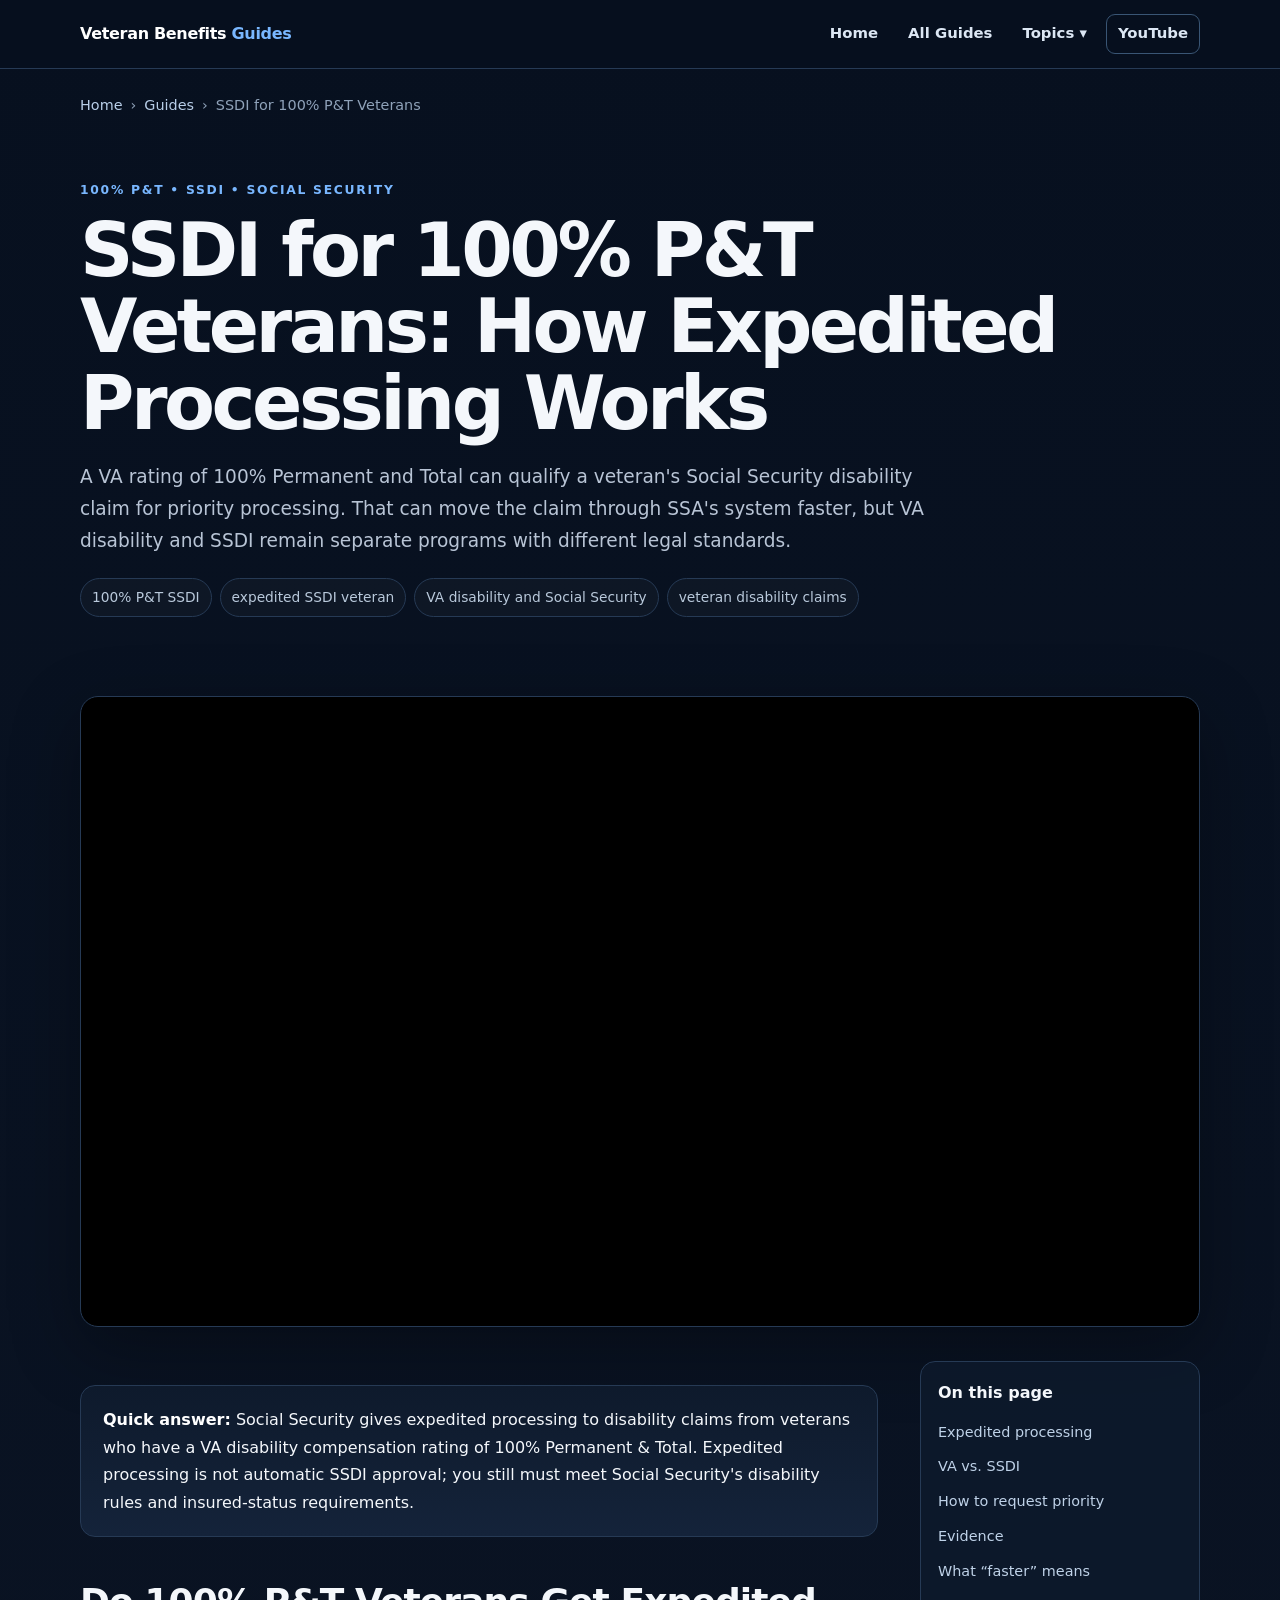
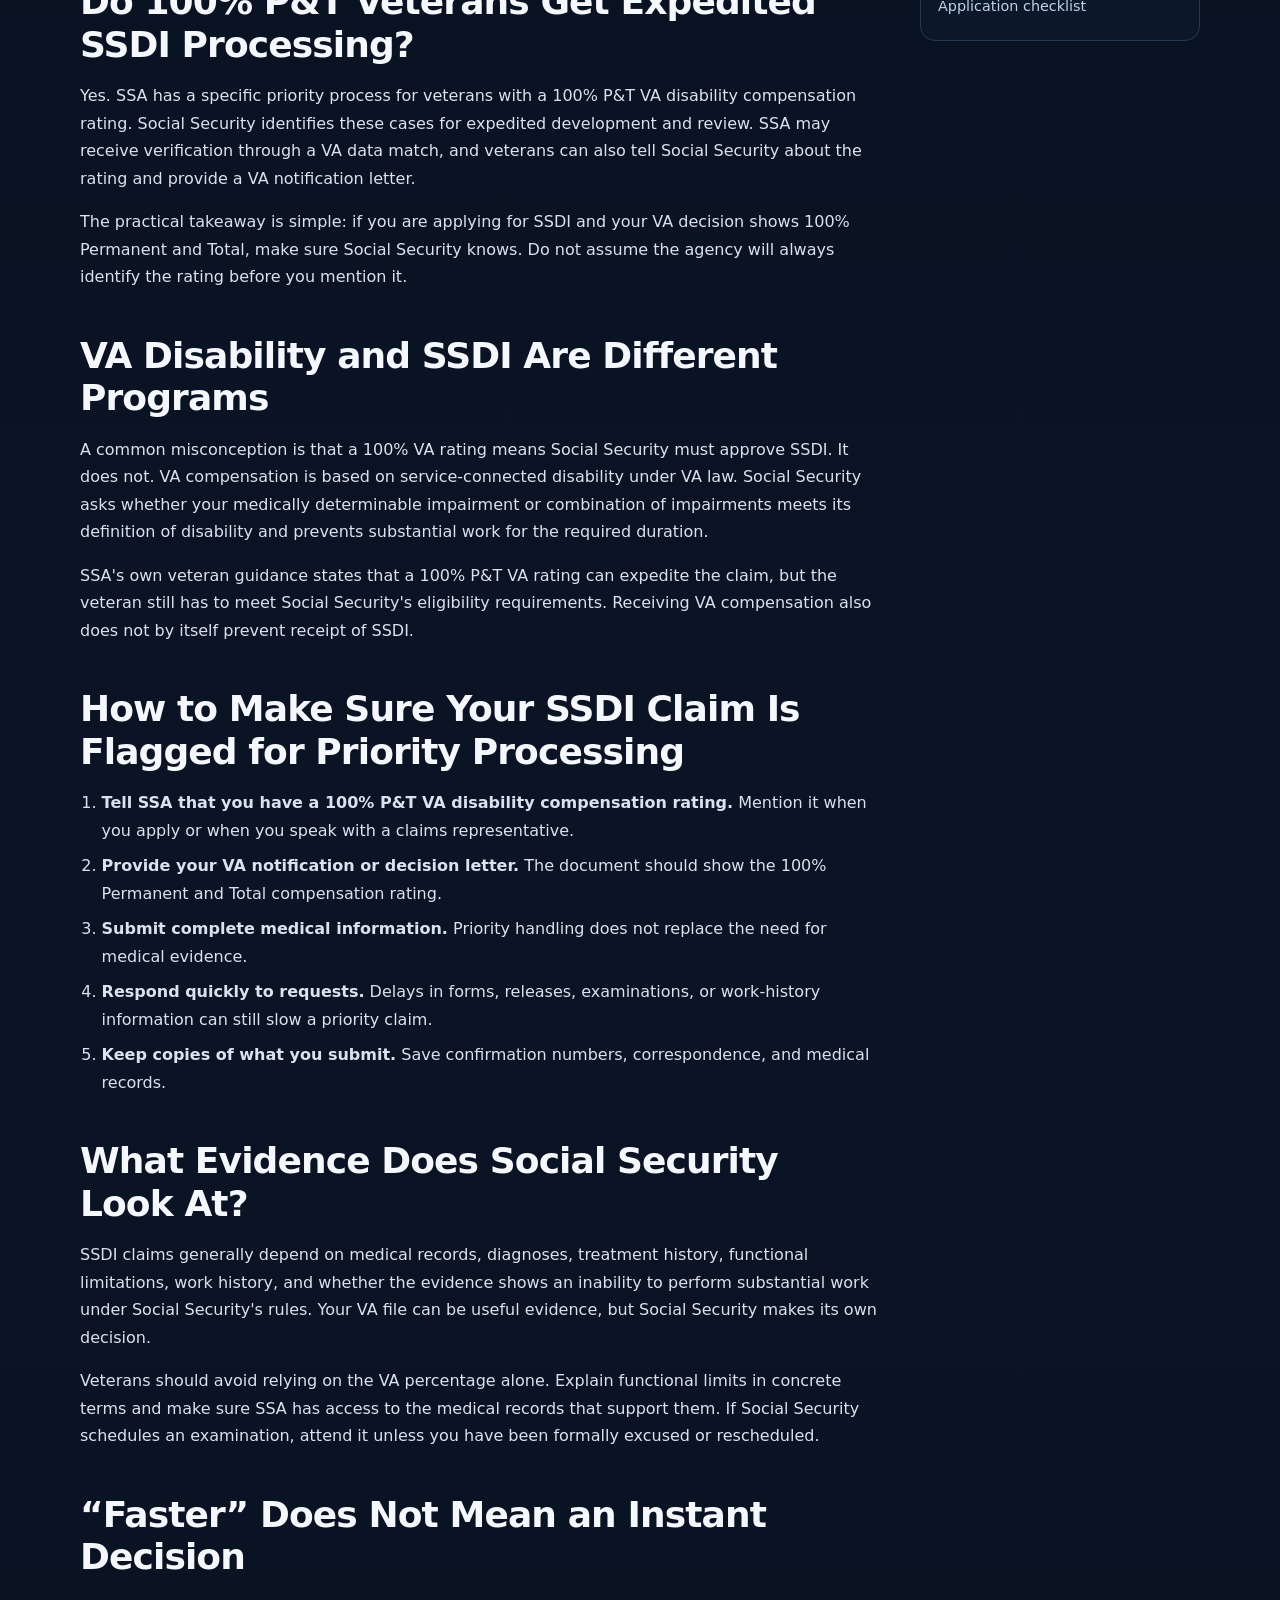
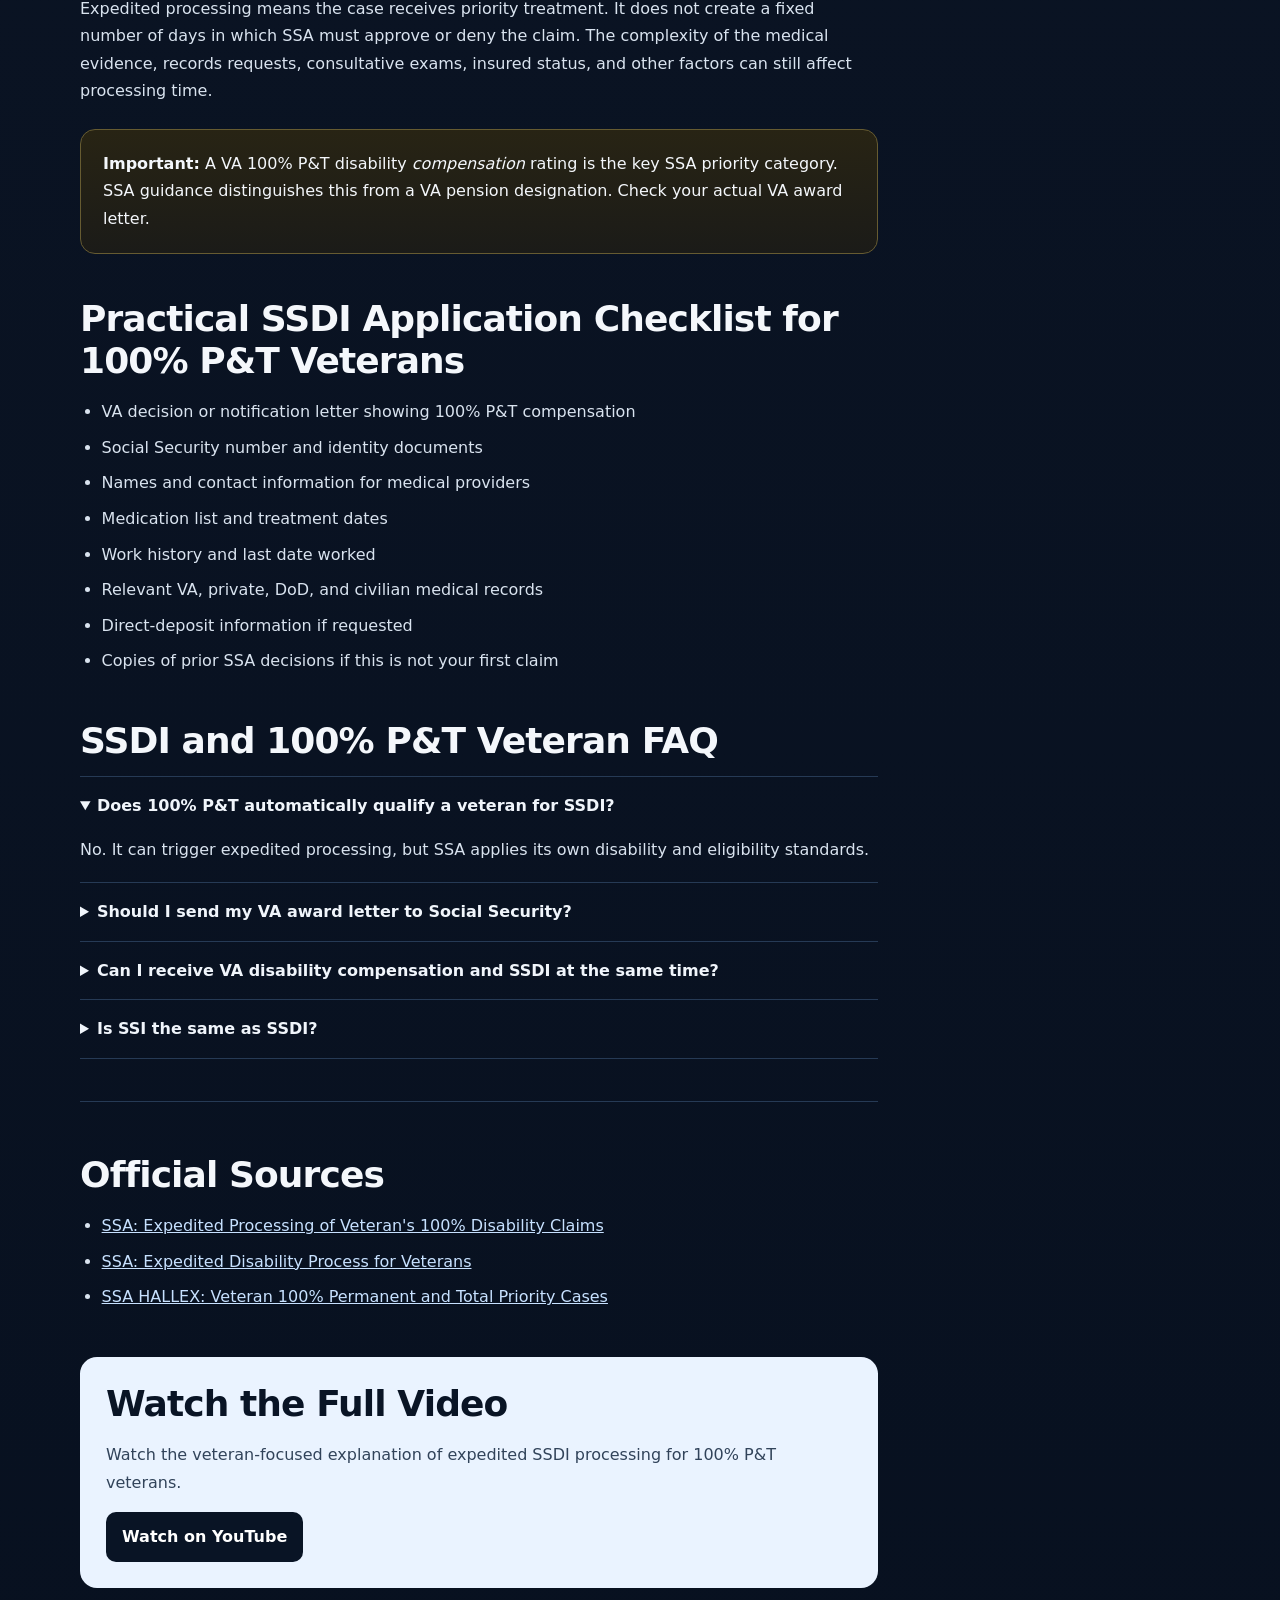
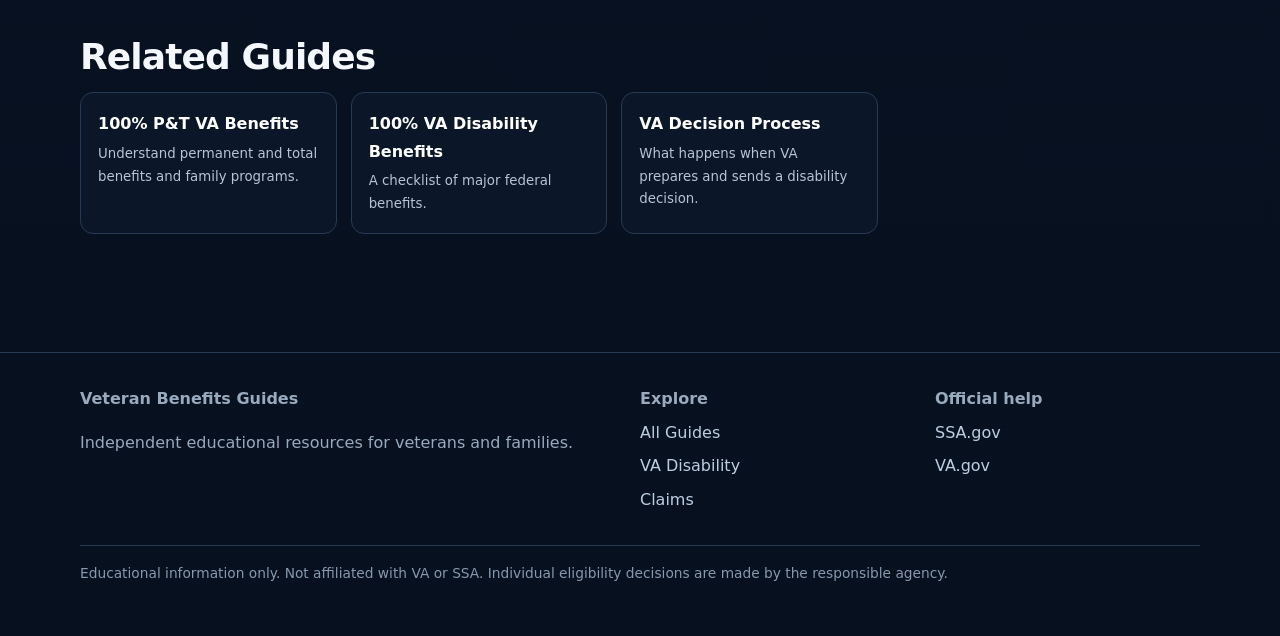
<file: ssdi-100-percent-disabled-veteran-expedited/index.html>
<!doctype html><html lang="en-US"><head><meta charset="utf-8"><meta name="viewport" content="width=device-width,initial-scale=1"><title>SSDI for 100% P&T Veterans: Expedited Social Security Disability Processing</title><meta name="description" content="Veterans with a 100% Permanent and Total VA disability rating may receive expedited SSDI claim processing. Learn how the SSA fast-track process works, what proof to provide, and why 100% P&T does not guarantee SSDI approval."><meta name="keywords" content="100% P&T SSDI, SSDI veterans 100 percent disabled, expedited SSDI veterans, Social Security disability veteran 100 P&T, VA disability and SSDI, veteran SSDI fast track"><meta name="robots" content="index,follow,max-image-preview:large,max-snippet:-1,max-video-preview:-1"><link rel="canonical" href="https://veteran-benefits-guides.netlify.app/ssdi-100-percent-disabled-veteran-expedited/"><meta property="og:type" content="article"><meta property="og:title" content="SSDI for 100% P&T Veterans: Expedited Processing Explained"><meta property="og:description" content="How Social Security expedites qualifying disability claims from veterans rated 100% P&T by VA."><meta property="og:image" content="https://i.ytimg.com/vi/MCGvvOcISmg/maxresdefault.jpg"><link rel="stylesheet" href="/assets/site.css"><script type="application/ld+json">{"@context":"https://schema.org","@graph":[{"@type":"Article","headline":"SSDI for 100% P&T Veterans: Expedited Social Security Disability Processing","author":{"@type":"Person","name":"Nick Kalos"},"datePublished":"2026-09-11","dateModified":"2026-09-11","mainEntityOfPage":"https://veteran-benefits-guides.netlify.app/ssdi-100-percent-disabled-veteran-expedited/"},{"@type":"VideoObject","name":"How To Get SSDI Faster For Veteran’s With 100 Percent SSDI Disability Claims | Download PDF Guide","thumbnailUrl":["https://i.ytimg.com/vi/MCGvvOcISmg/maxresdefault.jpg"],"embedUrl":"https://www.youtube.com/embed/MCGvvOcISmg","contentUrl":"https://www.youtube.com/watch?v=MCGvvOcISmg","description":"Video about expedited Social Security disability claim processing for veterans with a 100% P&T VA rating."},{"@type":"FAQPage","mainEntity":[{"@type":"Question","name":"Do 100% P&T veterans get faster SSDI processing?","acceptedAnswer":{"@type":"Answer","text":"SSA provides expedited processing for disability claims filed by veterans with a VA disability compensation rating of 100% Permanent and Total."}},{"@type":"Question","name":"Does a 100% VA rating guarantee SSDI approval?","acceptedAnswer":{"@type":"Answer","text":"No. VA and Social Security use different disability standards. The 100% P&T rating can qualify a claim for expedited handling but does not guarantee approval."}}]}]}</script></head><body><header class="site-header"><div class="wrap header-row"><a class="brand" href="/">Veteran Benefits <span>Guides</span></a><nav class="desktop-nav"><a href="/">Home</a><a href="/guides/">All Guides</a><details class="nav-drop"><summary>Topics ▾</summary><div class="drop-menu"><a href="/guides/#va-disability">VA Disability & 100%</a><a href="/guides/#claims">Claims & C&P Exams</a><a href="/guides/#education">GI Bill & Education</a><a href="/guides/#vietnam">Vietnam & Agent Orange</a><a href="/guides/#travel">Travel Benefits</a></div></details><a class="nav-youtube" href="https://www.youtube.com/channel/UCmP3QFLuKWtguCAThYeHbyQ">YouTube</a></nav><details class="mobile-nav"><summary>Menu</summary><div class="mobile-panel"><a href="/">Home</a><a href="/guides/">All Guides</a><a href="/guides/#va-disability">VA Disability</a><a href="/guides/#claims">Claims & C&P</a><a href="/guides/#education">GI Bill</a><a href="/guides/#vietnam">Vietnam & Agent Orange</a></div></details></div></header><main><div class="wrap"><div class="breadcrumb"><a href="/">Home</a><span>›</span><a href="/guides/">Guides</a><span>›</span><span>SSDI for 100% P&T Veterans</span></div><section class="hero"><div class="eyebrow">100% P&T • SSDI • Social Security</div><h1>SSDI for 100% P&T Veterans: How Expedited Processing Works</h1><p class="lede">A VA rating of 100% Permanent and Total can qualify a veteran's Social Security disability claim for priority processing. That can move the claim through SSA's system faster, but VA disability and SSDI remain separate programs with different legal standards.</p><div class="chips"><span class="chip">100% P&T SSDI</span><span class="chip">expedited SSDI veteran</span><span class="chip">VA disability and Social Security</span><span class="chip">veteran disability claims</span></div></section><div class="video-shell"><div class="video-ratio"><iframe src="https://www.youtube.com/embed/MCGvvOcISmg?autoplay=1&mute=1&playsinline=1&rel=0" title="How To Get SSDI Faster For Veterans With 100 Percent Disability" allow="autoplay; encrypted-media; picture-in-picture; fullscreen" allowfullscreen></iframe></div></div><div class="article-grid"><article class="article-body"><div class="quick-answer"><strong>Quick answer:</strong> Social Security gives expedited processing to disability claims from veterans who have a VA disability compensation rating of 100% Permanent & Total. Expedited processing is not automatic SSDI approval; you still must meet Social Security's disability rules and insured-status requirements.</div><h2 id="expedited">Do 100% P&T Veterans Get Expedited SSDI Processing?</h2><p>Yes. SSA has a specific priority process for veterans with a 100% P&T VA disability compensation rating. Social Security identifies these cases for expedited development and review. SSA may receive verification through a VA data match, and veterans can also tell Social Security about the rating and provide a VA notification letter.</p><p>The practical takeaway is simple: if you are applying for SSDI and your VA decision shows 100% Permanent and Total, make sure Social Security knows. Do not assume the agency will always identify the rating before you mention it.</p><h2 id="different-programs">VA Disability and SSDI Are Different Programs</h2><p>A common misconception is that a 100% VA rating means Social Security must approve SSDI. It does not. VA compensation is based on service-connected disability under VA law. Social Security asks whether your medically determinable impairment or combination of impairments meets its definition of disability and prevents substantial work for the required duration.</p><p>SSA's own veteran guidance states that a 100% P&T VA rating can expedite the claim, but the veteran still has to meet Social Security's eligibility requirements. Receiving VA compensation also does not by itself prevent receipt of SSDI.</p><h2 id="how-to-request">How to Make Sure Your SSDI Claim Is Flagged for Priority Processing</h2><ol><li><strong>Tell SSA that you have a 100% P&T VA disability compensation rating.</strong> Mention it when you apply or when you speak with a claims representative.</li><li><strong>Provide your VA notification or decision letter.</strong> The document should show the 100% Permanent and Total compensation rating.</li><li><strong>Submit complete medical information.</strong> Priority handling does not replace the need for medical evidence.</li><li><strong>Respond quickly to requests.</strong> Delays in forms, releases, examinations, or work-history information can still slow a priority claim.</li><li><strong>Keep copies of what you submit.</strong> Save confirmation numbers, correspondence, and medical records.</li></ol><h2 id="evidence">What Evidence Does Social Security Look At?</h2><p>SSDI claims generally depend on medical records, diagnoses, treatment history, functional limitations, work history, and whether the evidence shows an inability to perform substantial work under Social Security's rules. Your VA file can be useful evidence, but Social Security makes its own decision.</p><p>Veterans should avoid relying on the VA percentage alone. Explain functional limits in concrete terms and make sure SSA has access to the medical records that support them. If Social Security schedules an examination, attend it unless you have been formally excused or rescheduled.</p><h2 id="faster-not-guaranteed">“Faster” Does Not Mean an Instant Decision</h2><p>Expedited processing means the case receives priority treatment. It does not create a fixed number of days in which SSA must approve or deny the claim. The complexity of the medical evidence, records requests, consultative exams, insured status, and other factors can still affect processing time.</p><div class="warning"><strong>Important:</strong> A VA 100% P&T disability <em>compensation</em> rating is the key SSA priority category. SSA guidance distinguishes this from a VA pension designation. Check your actual VA award letter.</div><h2 id="apply">Practical SSDI Application Checklist for 100% P&T Veterans</h2><ul><li>VA decision or notification letter showing 100% P&T compensation</li><li>Social Security number and identity documents</li><li>Names and contact information for medical providers</li><li>Medication list and treatment dates</li><li>Work history and last date worked</li><li>Relevant VA, private, DoD, and civilian medical records</li><li>Direct-deposit information if requested</li><li>Copies of prior SSA decisions if this is not your first claim</li></ul><section class="faq"><h2>SSDI and 100% P&T Veteran FAQ</h2><details open><summary>Does 100% P&T automatically qualify a veteran for SSDI?</summary><p>No. It can trigger expedited processing, but SSA applies its own disability and eligibility standards.</p></details><details><summary>Should I send my VA award letter to Social Security?</summary><p>Yes. SSA's guidance tells 100% P&T veterans to identify their rating and provide proof such as a VA notification letter.</p></details><details><summary>Can I receive VA disability compensation and SSDI at the same time?</summary><p>Potentially yes. They are separate programs. SSA notes that VA compensation does not reduce Social Security disability benefits, though other benefits and individual circumstances can have different rules.</p></details><details><summary>Is SSI the same as SSDI?</summary><p>No. SSDI is based primarily on insured work credits and disability; SSI is needs-based and includes income and resource limits.</p></details></section><div class="source-list"><h2>Official Sources</h2><ul><li><a href="https://www.ssa.gov/pubs/EN-05-10565.pdf">SSA: Expedited Processing of Veteran's 100% Disability Claims</a></li><li><a href="https://www.ssa.gov/news/en/press/releases/2014-03-18.html">SSA: Expedited Disability Process for Veterans</a></li><li><a href="https://www.ssa.gov/OP_Home/hallex/I-03/I-3-1-5.html">SSA HALLEX: Veteran 100% Permanent and Total Priority Cases</a></li></ul></div><div class="cta"><h2>Watch the Full Video</h2><p>Watch the veteran-focused explanation of expedited SSDI processing for 100% P&T veterans.</p><a class="button" href="https://www.youtube.com/watch?v=MCGvvOcISmg">Watch on YouTube</a></div><section class="related"><h2>Related Guides</h2><div class="related-grid"><a href="/100-percent-permanent-total-va-benefits/">100% P&T VA Benefits<small>Understand permanent and total benefits and family programs.</small></a><a href="/100-percent-disabled-veteran-benefits/">100% VA Disability Benefits<small>A checklist of major federal benefits.</small></a><a href="/va-disability-decision-notification-process/">VA Decision Process<small>What happens when VA prepares and sends a disability decision.</small></a></div></section></article><aside class="toc"><strong>On this page</strong><a href="#expedited">Expedited processing</a><a href="#different-programs">VA vs. SSDI</a><a href="#how-to-request">How to request priority</a><a href="#evidence">Evidence</a><a href="#faster-not-guaranteed">What “faster” means</a><a href="#apply">Application checklist</a></aside></div></div></main><footer class="site-footer"><div class="wrap footer-grid"><div><strong>Veteran Benefits Guides</strong><p>Independent educational resources for veterans and families.</p></div><div><strong>Explore</strong><a href="/guides/">All Guides</a><a href="/guides/#va-disability">VA Disability</a><a href="/guides/#claims">Claims</a></div><div><strong>Official help</strong><a href="https://www.ssa.gov/">SSA.gov</a><a href="https://www.va.gov/">VA.gov</a></div></div><div class="wrap disclaimer">Educational information only. Not affiliated with VA or SSA. Individual eligibility decisions are made by the responsible agency.</div></footer></body></html>
</file>
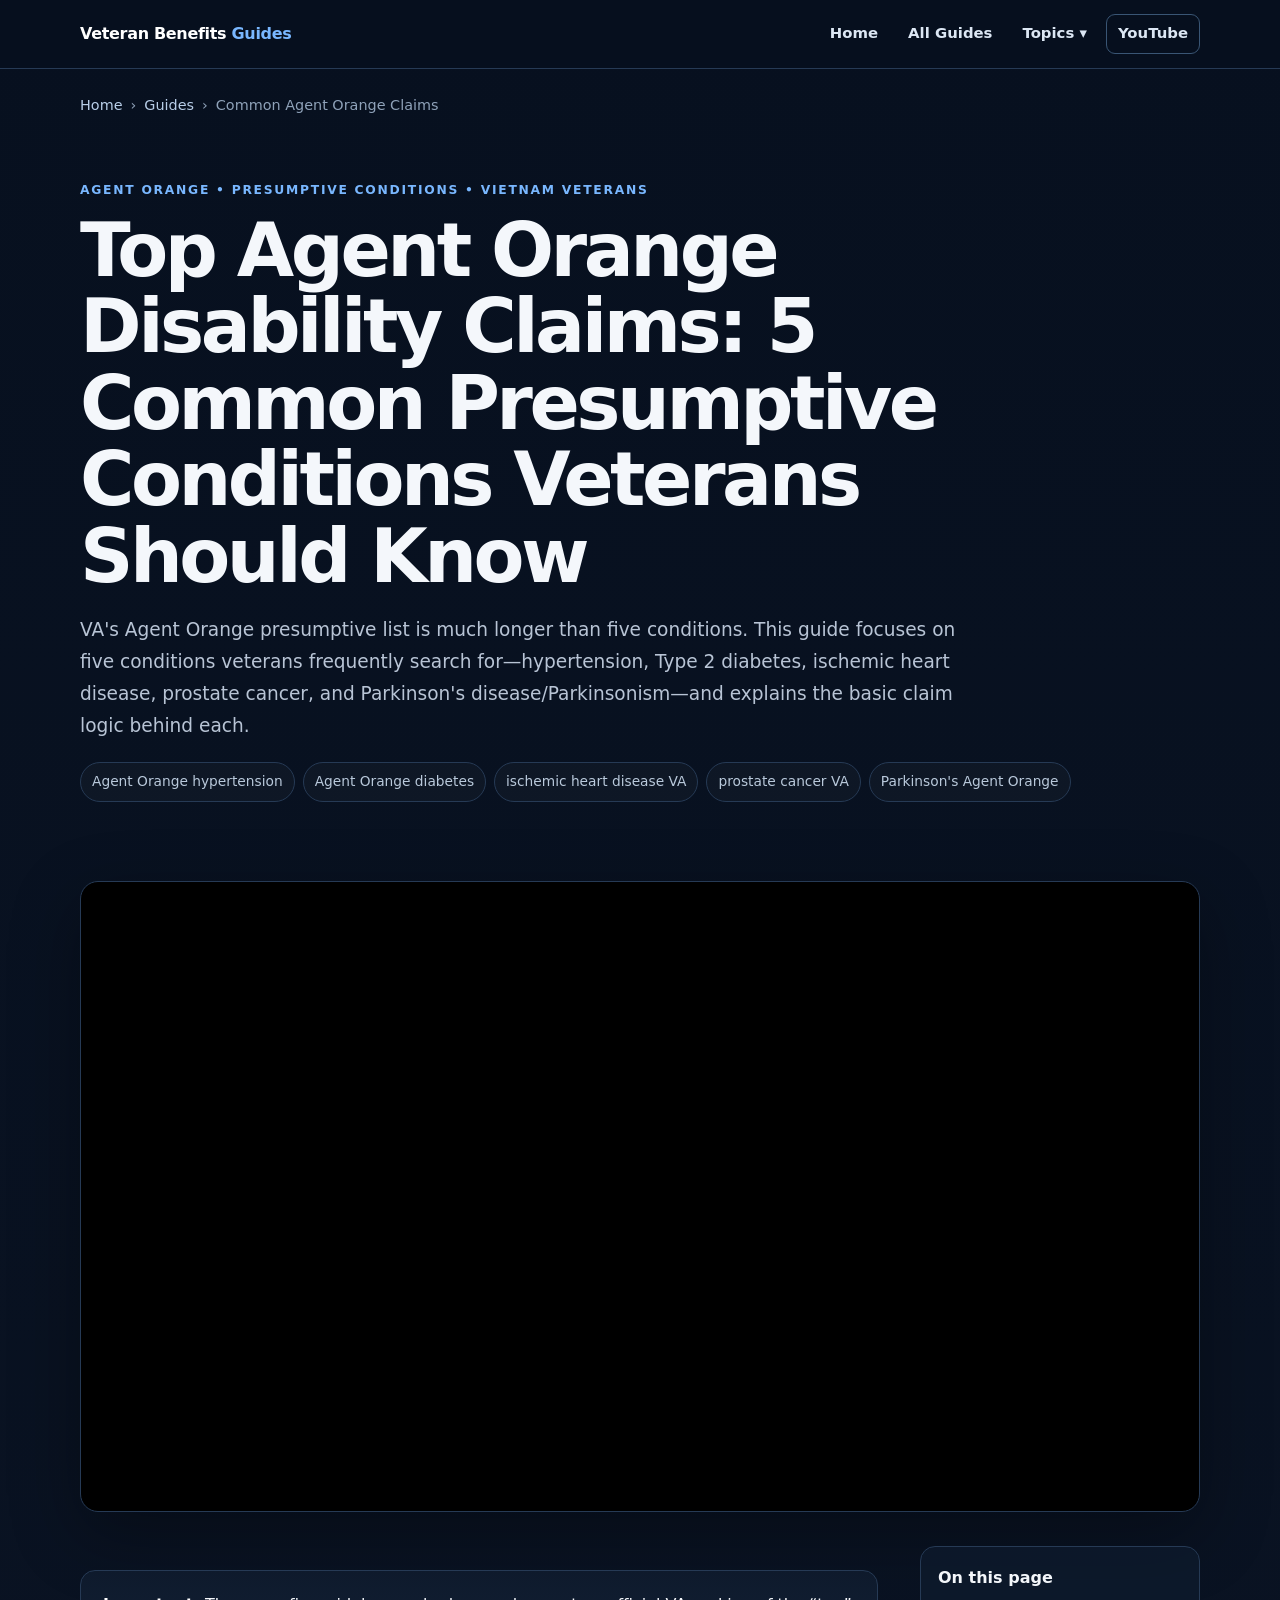
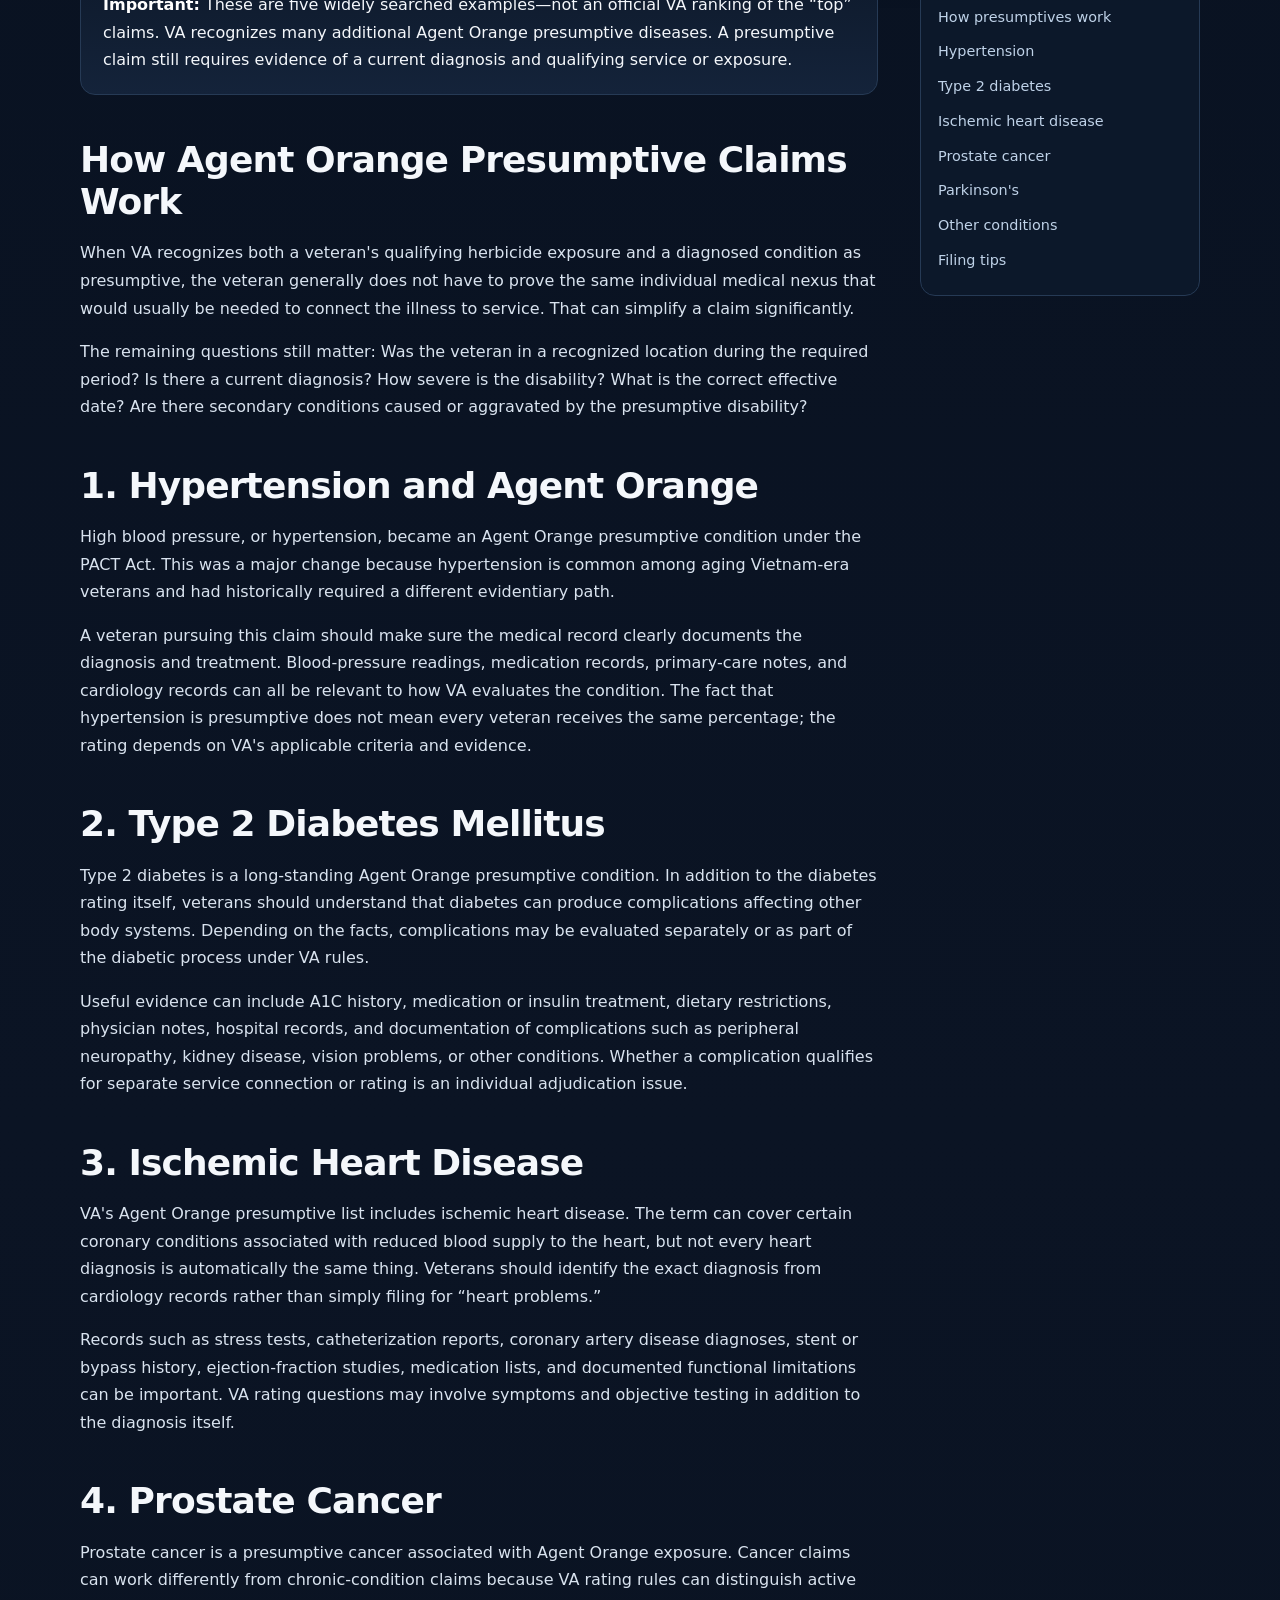
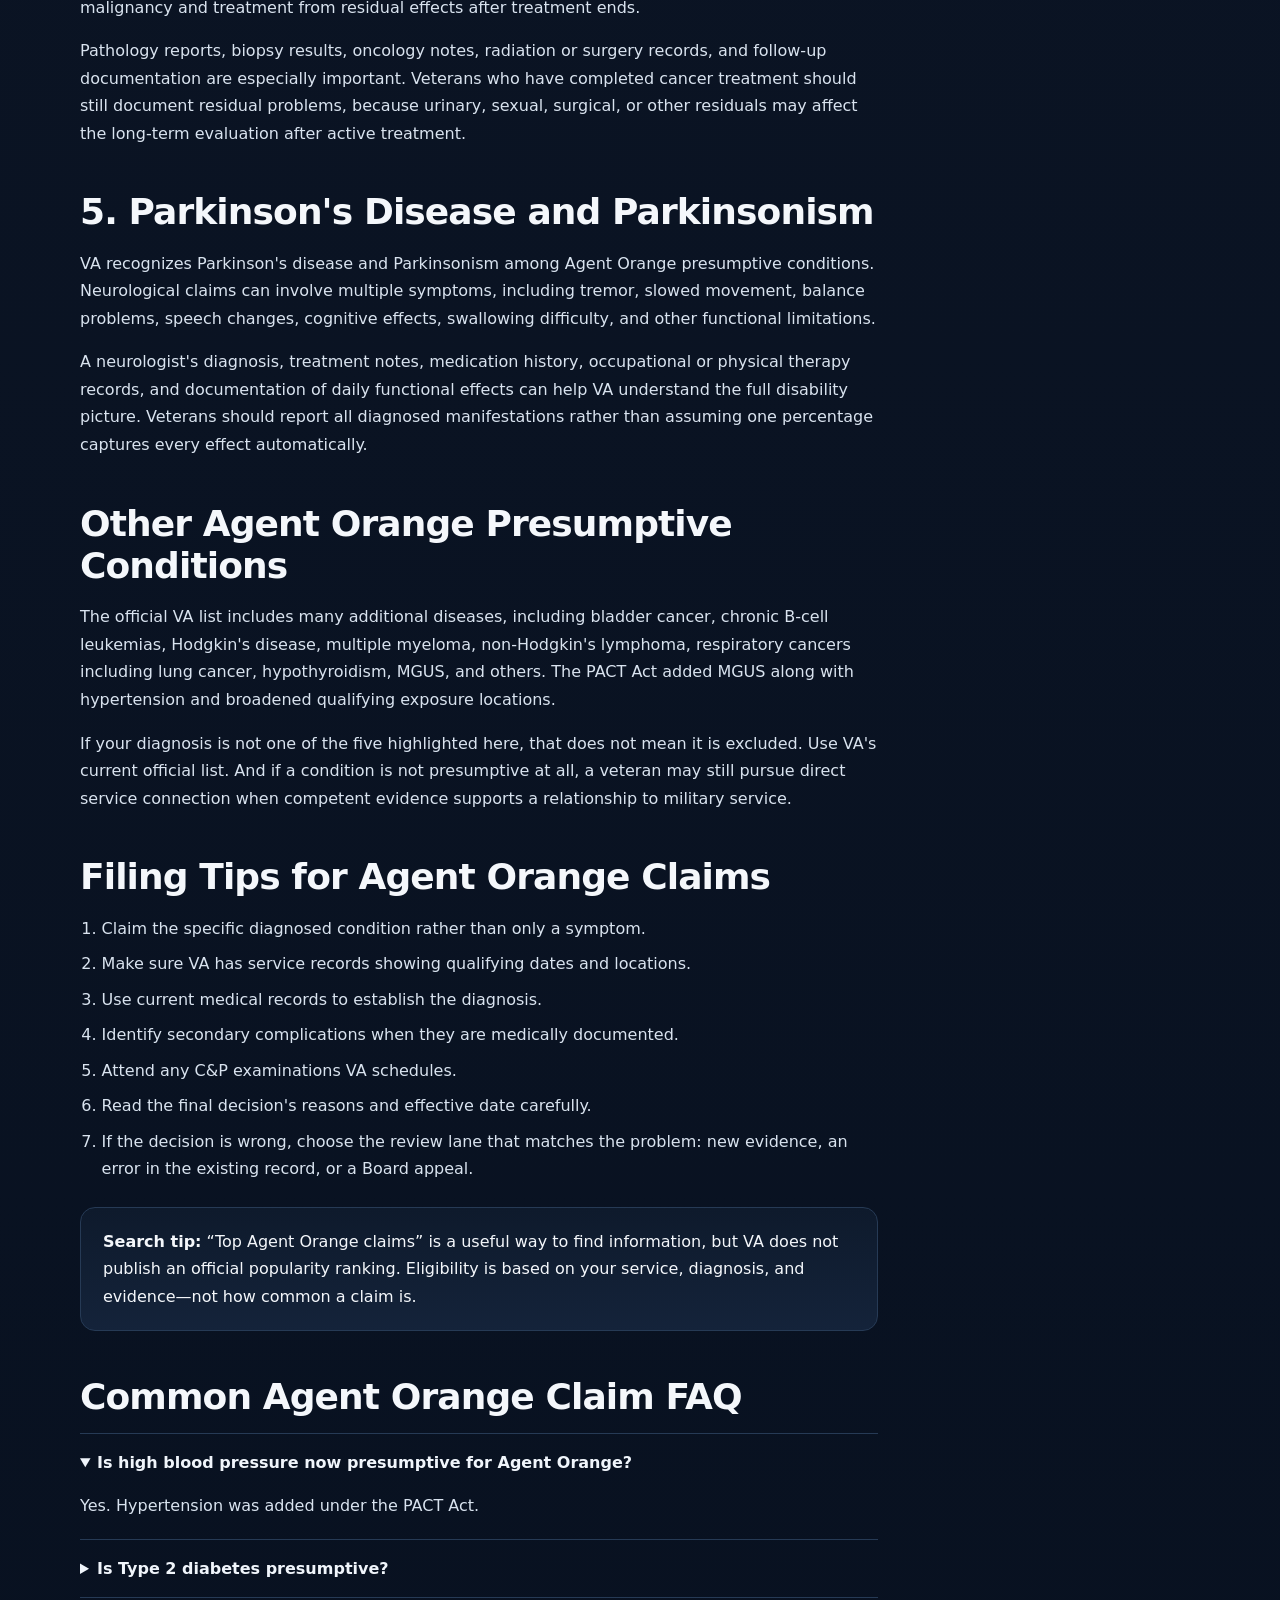
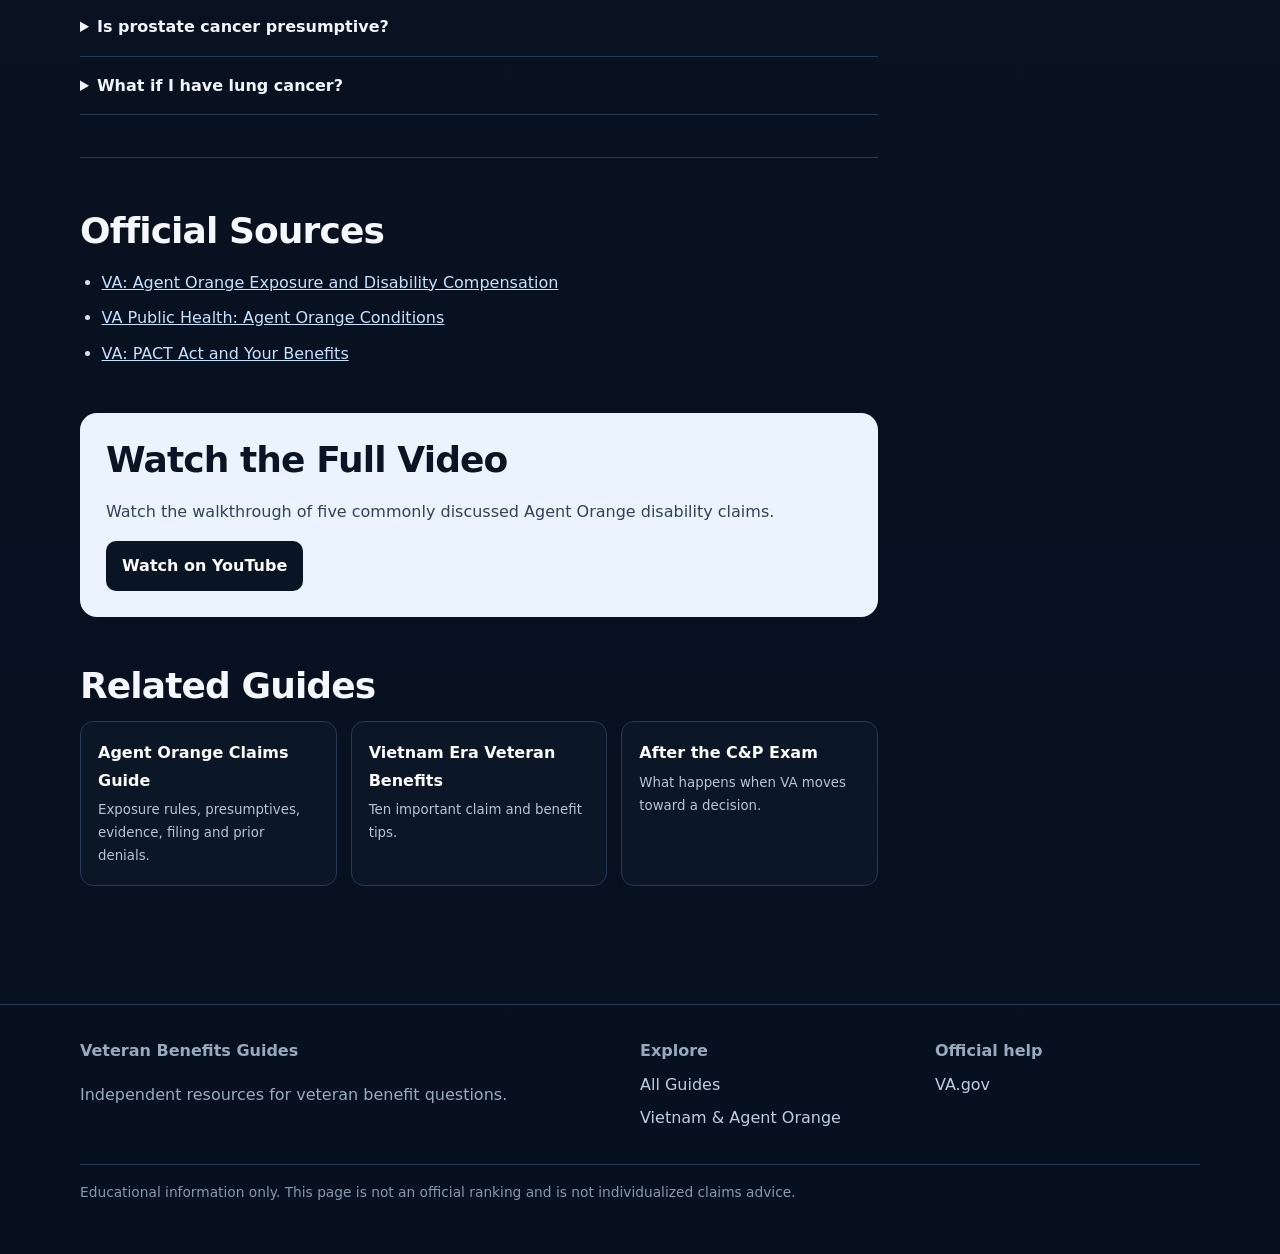
<file: top-agent-orange-disability-claims/index.html>
<!doctype html><html lang="en-US"><head><meta charset="utf-8"><meta name="viewport" content="width=device-width,initial-scale=1"><title>Top Agent Orange Disability Claims: 5 Common Presumptive Conditions Veterans Should Know</title><meta name="description" content="Five commonly searched Agent Orange VA disability claims explained: hypertension, Type 2 diabetes, ischemic heart disease, prostate cancer, and Parkinson's disease/Parkinsonism. Learn presumptive exposure and claim basics."><meta name="keywords" content="top Agent Orange claims, common Agent Orange VA claims, Agent Orange hypertension claim, Agent Orange diabetes VA claim, Agent Orange heart disease, Agent Orange prostate cancer, Agent Orange Parkinson's"><meta name="robots" content="index,follow,max-image-preview:large,max-snippet:-1,max-video-preview:-1"><link rel="canonical" href="https://veteran-benefits-guides.netlify.app/top-agent-orange-disability-claims/"><meta property="og:type" content="article"><meta property="og:title" content="5 Common Agent Orange Disability Claims Veterans Should Know"><meta property="og:description" content="A practical overview of five widely searched Agent Orange presumptive VA disability claims."><meta property="og:image" content="https://i.ytimg.com/vi/Ztovwcj0uyc/maxresdefault.jpg"><link rel="stylesheet" href="/assets/site.css"><script type="application/ld+json">{"@context":"https://schema.org","@graph":[{"@type":"Article","headline":"Top Agent Orange Disability Claims: 5 Common Presumptive Conditions Veterans Should Know","author":{"@type":"Person","name":"Nick Kalos"},"datePublished":"2026-09-11","dateModified":"2026-09-11","mainEntityOfPage":"https://veteran-benefits-guides.netlify.app/top-agent-orange-disability-claims/"},{"@type":"VideoObject","name":"How to File the Top 5 Agent Orange Disability Claims: Essential Guide for Veterans | Welcome Home!","thumbnailUrl":["https://i.ytimg.com/vi/Ztovwcj0uyc/maxresdefault.jpg"],"embedUrl":"https://www.youtube.com/embed/Ztovwcj0uyc","contentUrl":"https://www.youtube.com/watch?v=Ztovwcj0uyc","description":"Veteran-focused guide to common Agent Orange presumptive disability claims."},{"@type":"FAQPage","mainEntity":[{"@type":"Question","name":"What are common Agent Orange presumptive claims?","acceptedAnswer":{"@type":"Answer","text":"VA's presumptive list includes many conditions. Widely searched examples include hypertension, Type 2 diabetes, ischemic heart disease, prostate cancer, and Parkinson's disease or Parkinsonism. This is not an official VA ranking."}},{"@type":"Question","name":"Does VA automatically grant a rating if a disease is presumptive?","acceptedAnswer":{"@type":"Answer","text":"No. VA still must establish qualifying service or exposure, confirm the current diagnosis, and determine the appropriate disability evaluation and effective date."}}]}]}</script></head><body><header class="site-header"><div class="wrap header-row"><a class="brand" href="/">Veteran Benefits <span>Guides</span></a><nav class="desktop-nav"><a href="/">Home</a><a href="/guides/">All Guides</a><details class="nav-drop"><summary>Topics ▾</summary><div class="drop-menu"><a href="/guides/#va-disability">VA Disability & 100%</a><a href="/guides/#claims">Claims & C&P Exams</a><a href="/guides/#education">GI Bill & Education</a><a href="/guides/#vietnam">Vietnam & Agent Orange</a><a href="/guides/#travel">Travel Benefits</a></div></details><a class="nav-youtube" href="https://www.youtube.com/channel/UCmP3QFLuKWtguCAThYeHbyQ">YouTube</a></nav><details class="mobile-nav"><summary>Menu</summary><div class="mobile-panel"><a href="/">Home</a><a href="/guides/">All Guides</a><a href="/guides/#vietnam">Vietnam & Agent Orange</a><a href="/guides/#claims">Claims & C&P</a><a href="/guides/#va-disability">VA Disability</a></div></details></div></header><main><div class="wrap"><div class="breadcrumb"><a href="/">Home</a><span>›</span><a href="/guides/">Guides</a><span>›</span><span>Common Agent Orange Claims</span></div><section class="hero"><div class="eyebrow">Agent Orange • Presumptive Conditions • Vietnam Veterans</div><h1>Top Agent Orange Disability Claims: 5 Common Presumptive Conditions Veterans Should Know</h1><p class="lede">VA's Agent Orange presumptive list is much longer than five conditions. This guide focuses on five conditions veterans frequently search for—hypertension, Type 2 diabetes, ischemic heart disease, prostate cancer, and Parkinson's disease/Parkinsonism—and explains the basic claim logic behind each.</p><div class="chips"><span class="chip">Agent Orange hypertension</span><span class="chip">Agent Orange diabetes</span><span class="chip">ischemic heart disease VA</span><span class="chip">prostate cancer VA</span><span class="chip">Parkinson's Agent Orange</span></div></section><div class="video-shell"><div class="video-ratio"><iframe src="https://www.youtube.com/embed/Ztovwcj0uyc?autoplay=1&mute=1&playsinline=1&rel=0" title="Top 5 Agent Orange Disability Claims" allow="autoplay; encrypted-media; picture-in-picture; fullscreen" allowfullscreen></iframe></div></div><div class="article-grid"><article class="article-body"><div class="quick-answer"><strong>Important:</strong> These are five widely searched examples—not an official VA ranking of the “top” claims. VA recognizes many additional Agent Orange presumptive diseases. A presumptive claim still requires evidence of a current diagnosis and qualifying service or exposure.</div><h2 id="how">How Agent Orange Presumptive Claims Work</h2><p>When VA recognizes both a veteran's qualifying herbicide exposure and a diagnosed condition as presumptive, the veteran generally does not have to prove the same individual medical nexus that would usually be needed to connect the illness to service. That can simplify a claim significantly.</p><p>The remaining questions still matter: Was the veteran in a recognized location during the required period? Is there a current diagnosis? How severe is the disability? What is the correct effective date? Are there secondary conditions caused or aggravated by the presumptive disability?</p><h2 id="hypertension">1. Hypertension and Agent Orange</h2><p>High blood pressure, or hypertension, became an Agent Orange presumptive condition under the PACT Act. This was a major change because hypertension is common among aging Vietnam-era veterans and had historically required a different evidentiary path.</p><p>A veteran pursuing this claim should make sure the medical record clearly documents the diagnosis and treatment. Blood-pressure readings, medication records, primary-care notes, and cardiology records can all be relevant to how VA evaluates the condition. The fact that hypertension is presumptive does not mean every veteran receives the same percentage; the rating depends on VA's applicable criteria and evidence.</p><h2 id="diabetes">2. Type 2 Diabetes Mellitus</h2><p>Type 2 diabetes is a long-standing Agent Orange presumptive condition. In addition to the diabetes rating itself, veterans should understand that diabetes can produce complications affecting other body systems. Depending on the facts, complications may be evaluated separately or as part of the diabetic process under VA rules.</p><p>Useful evidence can include A1C history, medication or insulin treatment, dietary restrictions, physician notes, hospital records, and documentation of complications such as peripheral neuropathy, kidney disease, vision problems, or other conditions. Whether a complication qualifies for separate service connection or rating is an individual adjudication issue.</p><h2 id="heart">3. Ischemic Heart Disease</h2><p>VA's Agent Orange presumptive list includes ischemic heart disease. The term can cover certain coronary conditions associated with reduced blood supply to the heart, but not every heart diagnosis is automatically the same thing. Veterans should identify the exact diagnosis from cardiology records rather than simply filing for “heart problems.”</p><p>Records such as stress tests, catheterization reports, coronary artery disease diagnoses, stent or bypass history, ejection-fraction studies, medication lists, and documented functional limitations can be important. VA rating questions may involve symptoms and objective testing in addition to the diagnosis itself.</p><h2 id="prostate">4. Prostate Cancer</h2><p>Prostate cancer is a presumptive cancer associated with Agent Orange exposure. Cancer claims can work differently from chronic-condition claims because VA rating rules can distinguish active malignancy and treatment from residual effects after treatment ends.</p><p>Pathology reports, biopsy results, oncology notes, radiation or surgery records, and follow-up documentation are especially important. Veterans who have completed cancer treatment should still document residual problems, because urinary, sexual, surgical, or other residuals may affect the long-term evaluation after active treatment.</p><h2 id="parkinsons">5. Parkinson's Disease and Parkinsonism</h2><p>VA recognizes Parkinson's disease and Parkinsonism among Agent Orange presumptive conditions. Neurological claims can involve multiple symptoms, including tremor, slowed movement, balance problems, speech changes, cognitive effects, swallowing difficulty, and other functional limitations.</p><p>A neurologist's diagnosis, treatment notes, medication history, occupational or physical therapy records, and documentation of daily functional effects can help VA understand the full disability picture. Veterans should report all diagnosed manifestations rather than assuming one percentage captures every effect automatically.</p><h2 id="more">Other Agent Orange Presumptive Conditions</h2><p>The official VA list includes many additional diseases, including bladder cancer, chronic B-cell leukemias, Hodgkin's disease, multiple myeloma, non-Hodgkin's lymphoma, respiratory cancers including lung cancer, hypothyroidism, MGUS, and others. The PACT Act added MGUS along with hypertension and broadened qualifying exposure locations.</p><p>If your diagnosis is not one of the five highlighted here, that does not mean it is excluded. Use VA's current official list. And if a condition is not presumptive at all, a veteran may still pursue direct service connection when competent evidence supports a relationship to military service.</p><h2 id="filing">Filing Tips for Agent Orange Claims</h2><ol><li>Claim the specific diagnosed condition rather than only a symptom.</li><li>Make sure VA has service records showing qualifying dates and locations.</li><li>Use current medical records to establish the diagnosis.</li><li>Identify secondary complications when they are medically documented.</li><li>Attend any C&P examinations VA schedules.</li><li>Read the final decision's reasons and effective date carefully.</li><li>If the decision is wrong, choose the review lane that matches the problem: new evidence, an error in the existing record, or a Board appeal.</li></ol><div class="note"><strong>Search tip:</strong> “Top Agent Orange claims” is a useful way to find information, but VA does not publish an official popularity ranking. Eligibility is based on your service, diagnosis, and evidence—not how common a claim is.</div><section class="faq"><h2>Common Agent Orange Claim FAQ</h2><details open><summary>Is high blood pressure now presumptive for Agent Orange?</summary><p>Yes. Hypertension was added under the PACT Act.</p></details><details><summary>Is Type 2 diabetes presumptive?</summary><p>Yes. Type 2 diabetes mellitus is on VA's Agent Orange presumptive-condition list.</p></details><details><summary>Is prostate cancer presumptive?</summary><p>Yes. Prostate cancer is included among VA's Agent Orange presumptive cancers.</p></details><details><summary>What if I have lung cancer?</summary><p>Respiratory cancers, including lung cancer, appear on VA's Agent Orange presumptive list. Review the current VA page and your qualifying service history.</p></details></section><div class="source-list"><h2>Official Sources</h2><ul><li><a href="https://benefits.va.gov/compensation/claims-postservice_agent_orange.asp">VA: Agent Orange Exposure and Disability Compensation</a></li><li><a href="https://www.publichealth.va.gov/exposures/agentorange/conditions/">VA Public Health: Agent Orange Conditions</a></li><li><a href="https://www.va.gov/resources/the-pact-act-and-your-va-benefits/">VA: PACT Act and Your Benefits</a></li></ul></div><div class="cta"><h2>Watch the Full Video</h2><p>Watch the walkthrough of five commonly discussed Agent Orange disability claims.</p><a class="button" href="https://www.youtube.com/watch?v=Ztovwcj0uyc">Watch on YouTube</a></div><section class="related"><h2>Related Guides</h2><div class="related-grid"><a href="/agent-orange-va-claims-compensation/">Agent Orange Claims Guide<small>Exposure rules, presumptives, evidence, filing and prior denials.</small></a><a href="/vietnam-era-veteran-benefits-tips/">Vietnam Era Veteran Benefits<small>Ten important claim and benefit tips.</small></a><a href="/after-cp-exam-what-happens-next/">After the C&P Exam<small>What happens when VA moves toward a decision.</small></a></div></section></article><aside class="toc"><strong>On this page</strong><a href="#how">How presumptives work</a><a href="#hypertension">Hypertension</a><a href="#diabetes">Type 2 diabetes</a><a href="#heart">Ischemic heart disease</a><a href="#prostate">Prostate cancer</a><a href="#parkinsons">Parkinson's</a><a href="#more">Other conditions</a><a href="#filing">Filing tips</a></aside></div></div></main><footer class="site-footer"><div class="wrap footer-grid"><div><strong>Veteran Benefits Guides</strong><p>Independent resources for veteran benefit questions.</p></div><div><strong>Explore</strong><a href="/guides/">All Guides</a><a href="/guides/#vietnam">Vietnam & Agent Orange</a></div><div><strong>Official help</strong><a href="https://www.va.gov/">VA.gov</a></div></div><div class="wrap disclaimer">Educational information only. This page is not an official ranking and is not individualized claims advice.</div></footer></body></html>
</file>
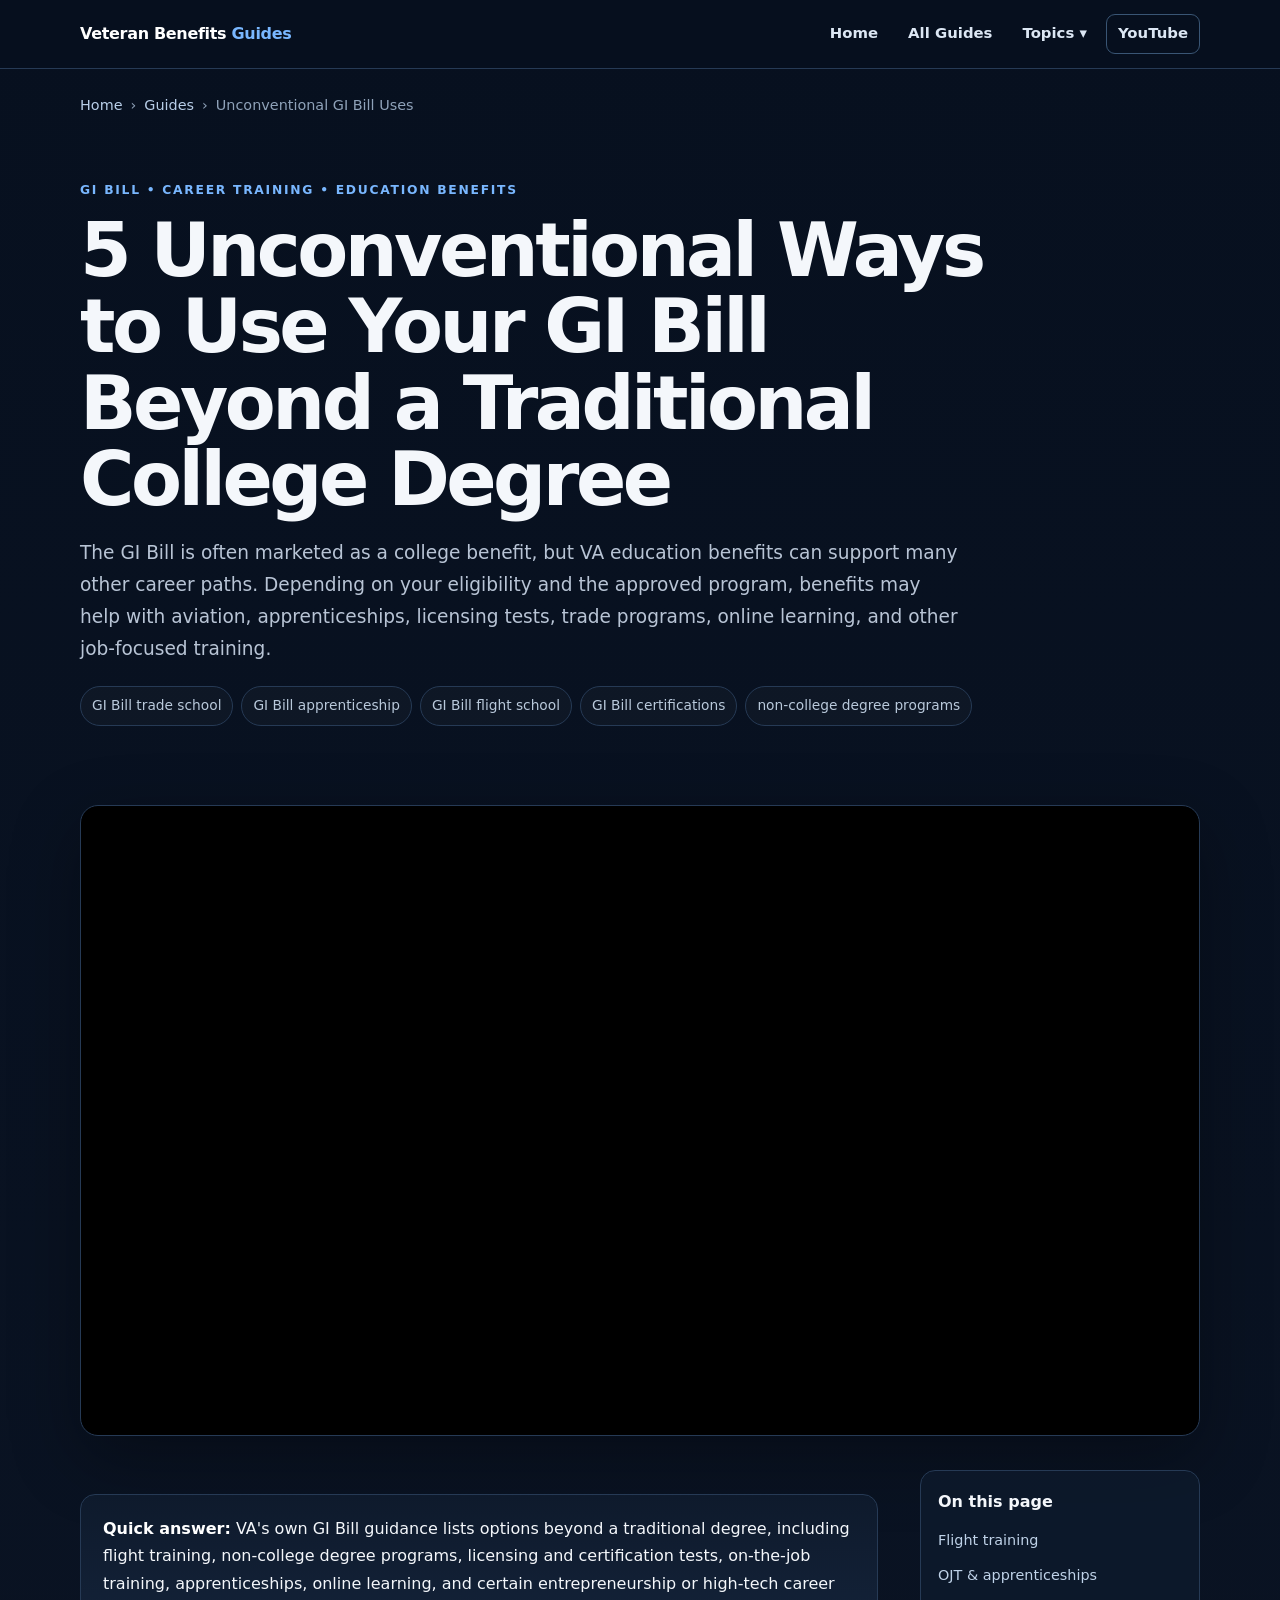
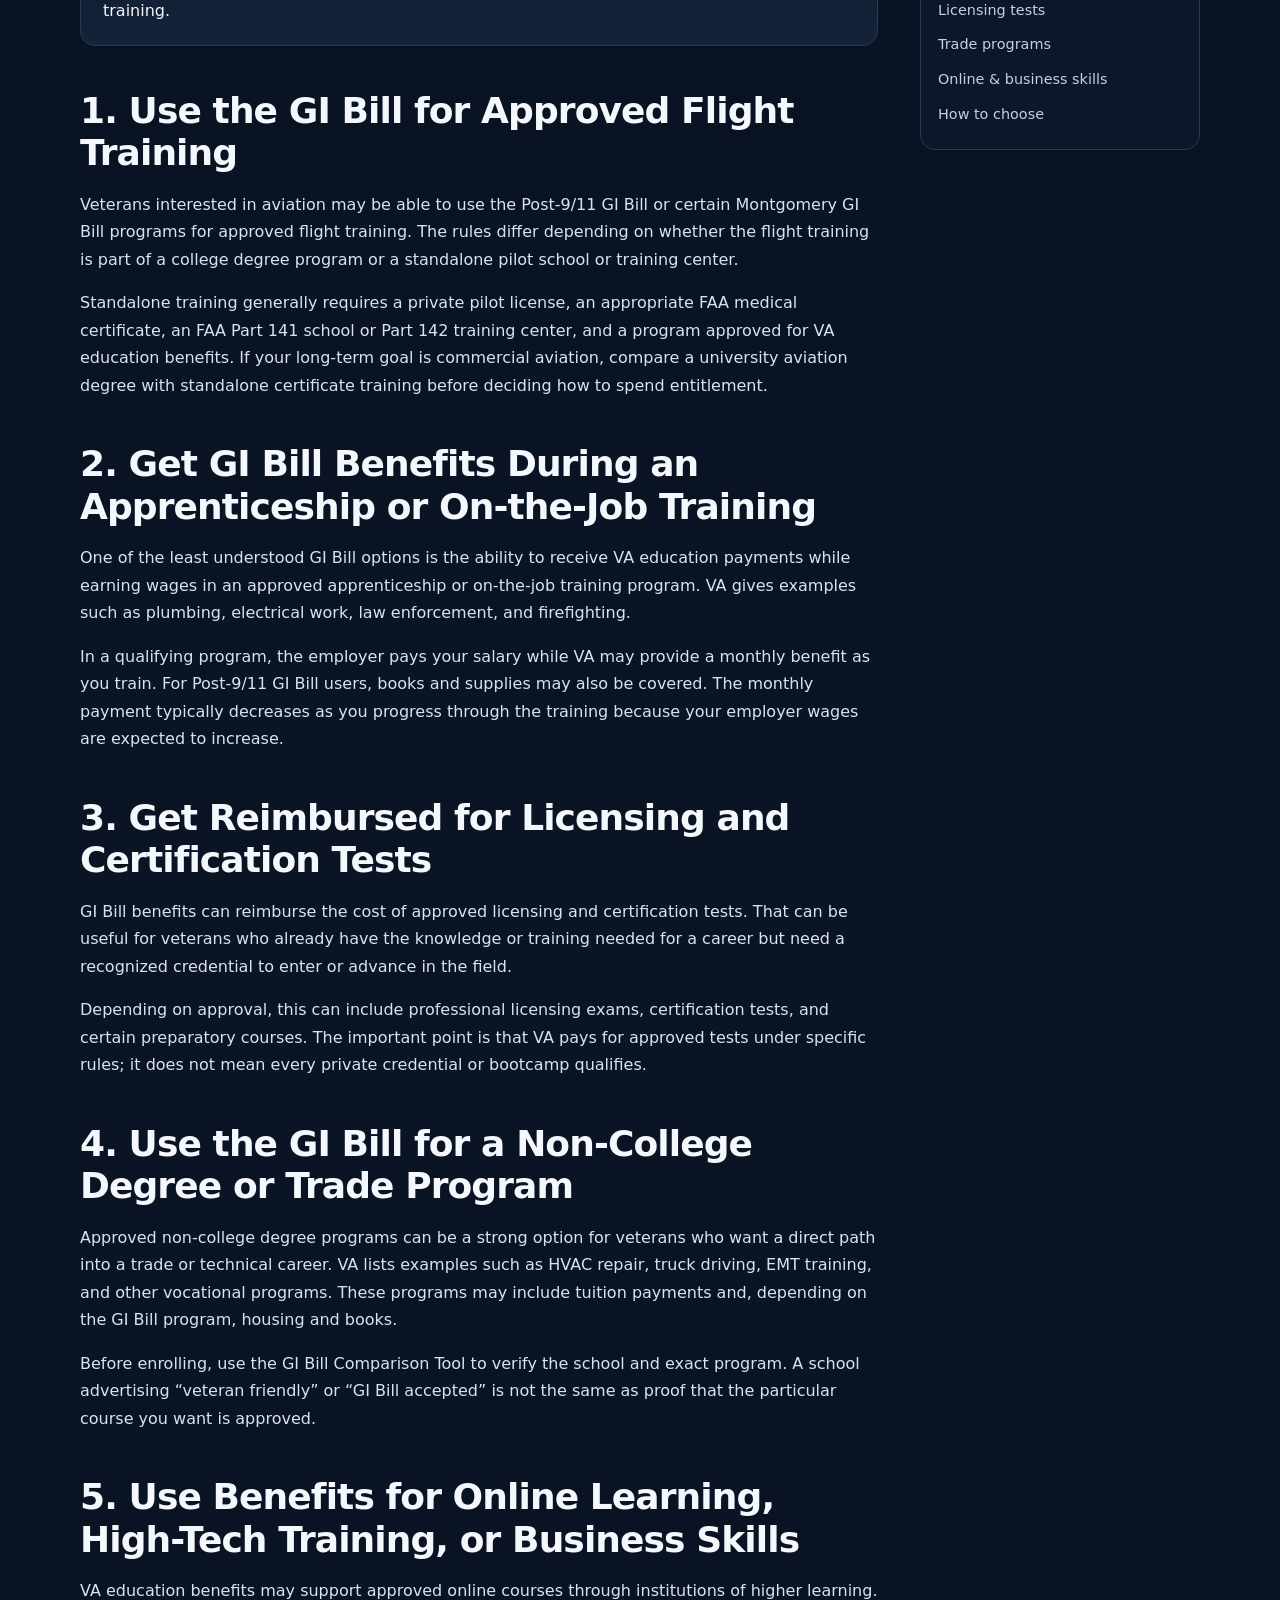
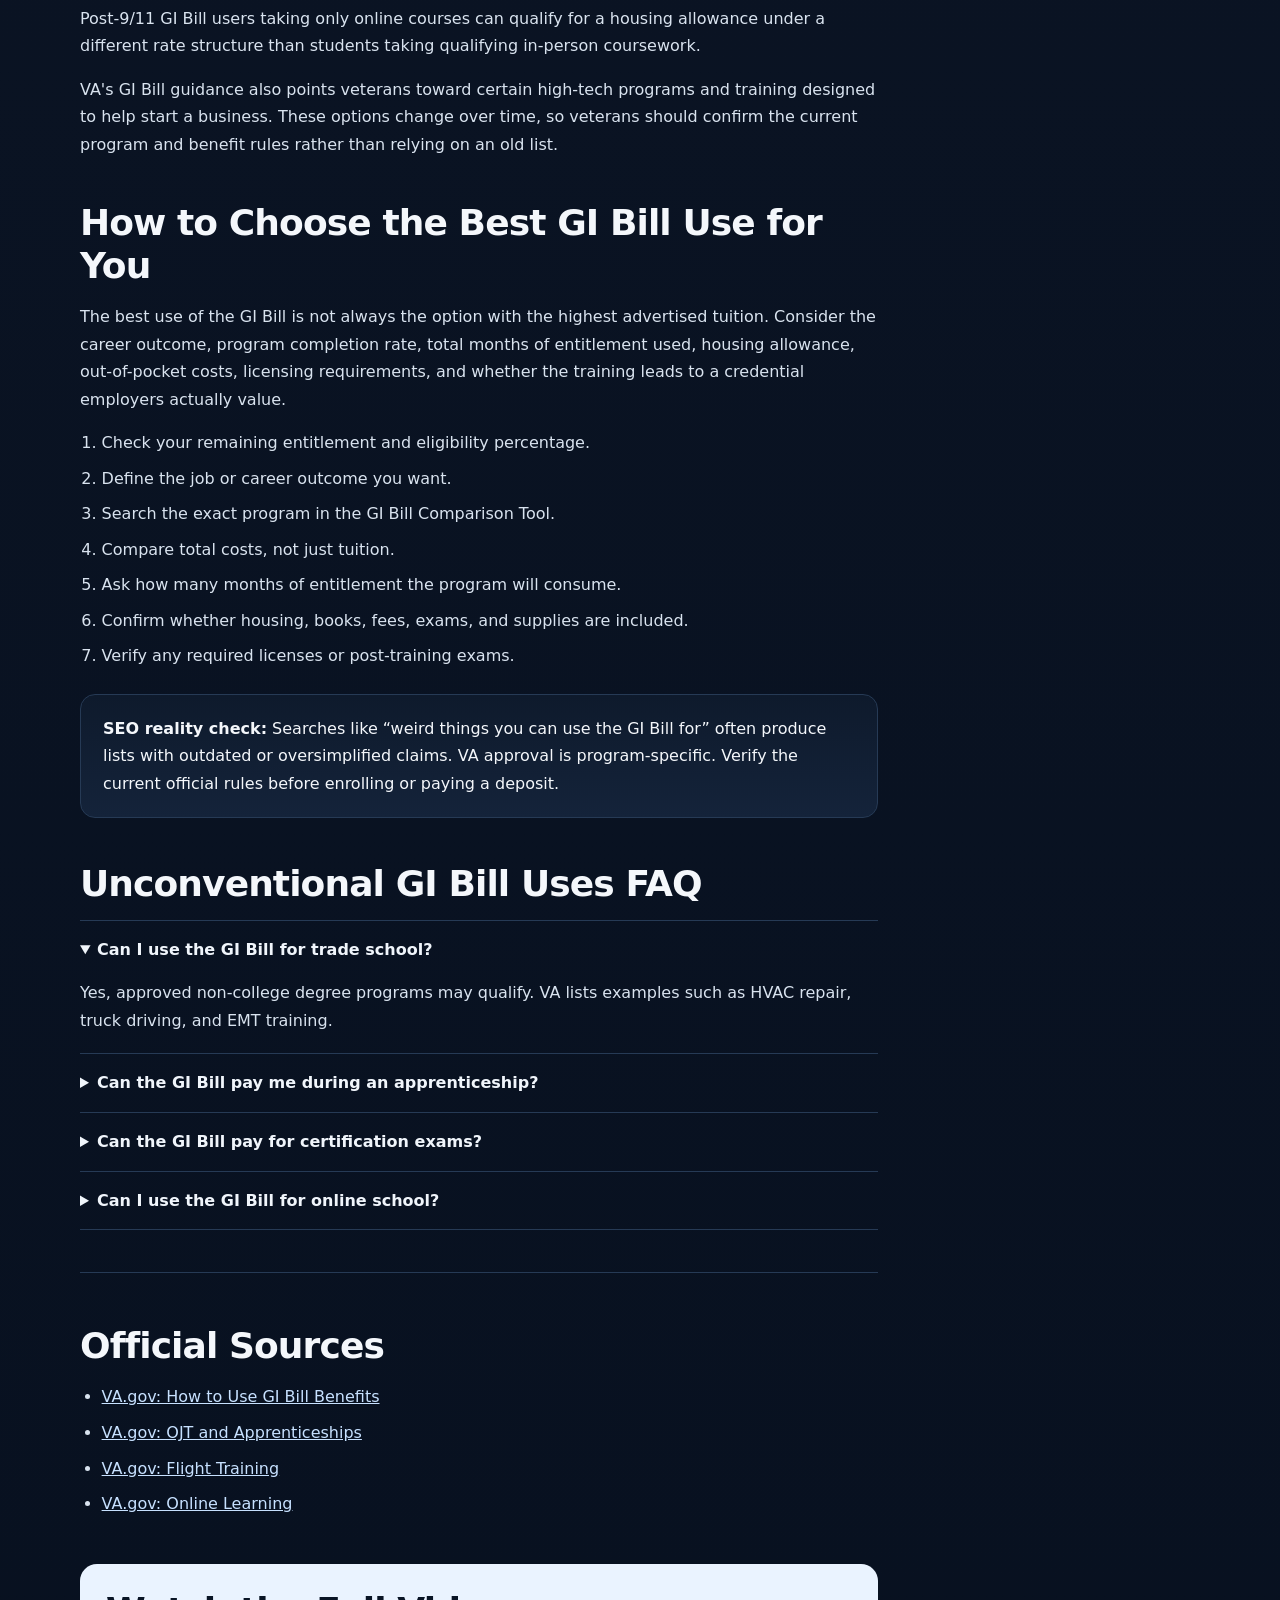
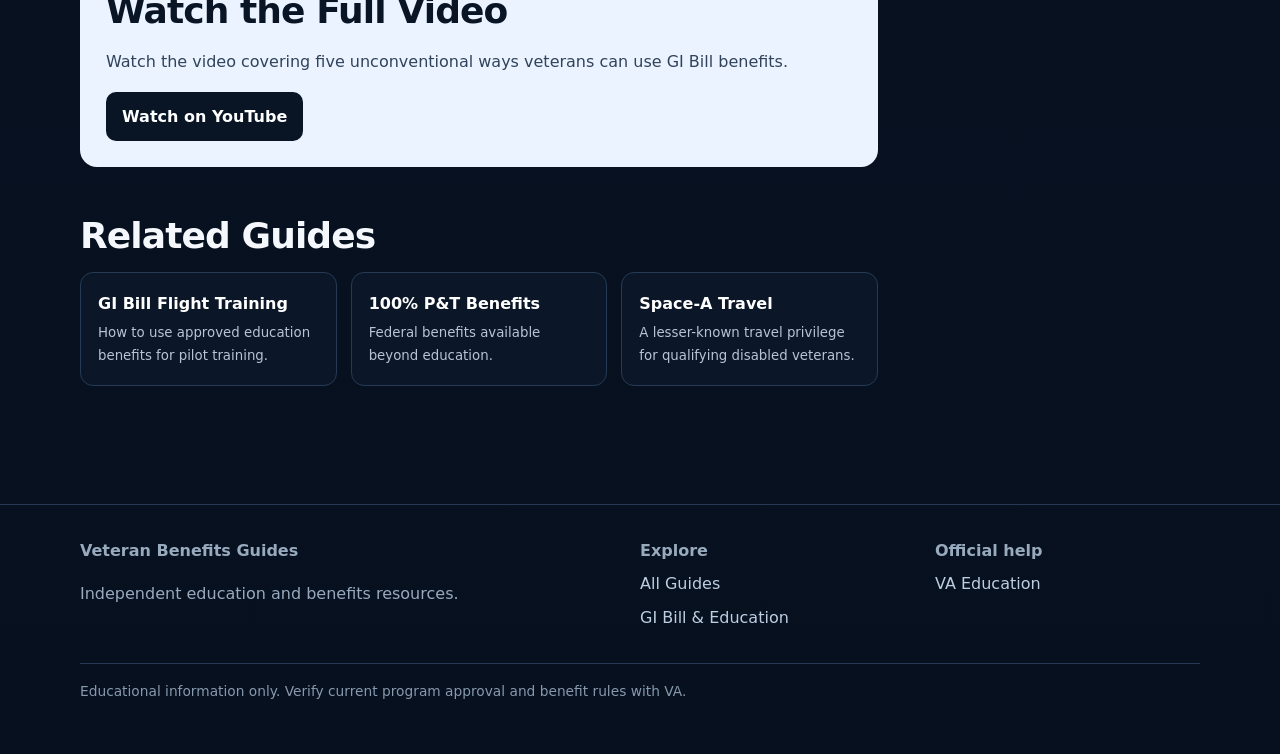
<file: unconventional-gi-bill-uses/index.html>
<!doctype html><html lang="en-US"><head><meta charset="utf-8"><meta name="viewport" content="width=device-width,initial-scale=1"><title>5 Unconventional Ways to Use Your GI Bill: Flight School, Trades, Apprenticeships & More</title><meta name="description" content="The GI Bill can cover more than a traditional four-year degree. Learn about flight training, apprenticeships and OJT, licensing and certification tests, trade programs, online learning, and other VA education options."><meta name="keywords" content="unconventional GI Bill uses, ways to use GI Bill, GI Bill trade school, GI Bill apprenticeship, GI Bill flight school, GI Bill licensing certification, GI Bill non college degree, GI Bill OJT"><meta name="robots" content="index,follow,max-image-preview:large,max-snippet:-1,max-video-preview:-1"><link rel="canonical" href="https://veteran-benefits-guides.netlify.app/unconventional-gi-bill-uses/"><meta property="og:type" content="article"><meta property="og:title" content="5 Unconventional Ways to Use Your GI Bill"><meta property="og:description" content="GI Bill options beyond a traditional college degree, including aviation, trades, apprenticeships, tests, and career training."><meta property="og:image" content="https://i.ytimg.com/vi/PM9mmcLD1-c/maxresdefault.jpg"><link rel="stylesheet" href="/assets/site.css"><script type="application/ld+json">{"@context":"https://schema.org","@graph":[{"@type":"Article","headline":"5 Unconventional Ways to Use Your GI Bill: Flight School, Trades, Apprenticeships & More","author":{"@type":"Person","name":"Nick Kalos"},"datePublished":"2026-09-11","dateModified":"2026-09-11","mainEntityOfPage":"https://veteran-benefits-guides.netlify.app/unconventional-gi-bill-uses/"},{"@type":"VideoObject","name":"Top Five Unconventional Ways to Use Your GI Bill","thumbnailUrl":["https://i.ytimg.com/vi/PM9mmcLD1-c/maxresdefault.jpg"],"embedUrl":"https://www.youtube.com/embed/PM9mmcLD1-c","contentUrl":"https://www.youtube.com/watch?v=PM9mmcLD1-c","description":"Video about nontraditional and lesser-known ways veterans can use GI Bill education benefits."},{"@type":"FAQPage","mainEntity":[{"@type":"Question","name":"Can the GI Bill be used for trade school?","acceptedAnswer":{"@type":"Answer","text":"Yes. VA education benefits can cover approved non-college degree programs such as certain HVAC, truck driving, EMT, and other career-training programs."}},{"@type":"Question","name":"Can you use the GI Bill for an apprenticeship?","acceptedAnswer":{"@type":"Answer","text":"Yes. Approved on-the-job training and apprenticeship programs may provide a monthly payment while the veteran earns wages from the employer, and Post-9/11 GI Bill users may also qualify for books and supplies."}}]}]}</script></head><body><header class="site-header"><div class="wrap header-row"><a class="brand" href="/">Veteran Benefits <span>Guides</span></a><nav class="desktop-nav"><a href="/">Home</a><a href="/guides/">All Guides</a><details class="nav-drop"><summary>Topics ▾</summary><div class="drop-menu"><a href="/guides/#va-disability">VA Disability & 100%</a><a href="/guides/#claims">Claims & C&P Exams</a><a href="/guides/#education">GI Bill & Education</a><a href="/guides/#vietnam">Vietnam & Agent Orange</a><a href="/guides/#travel">Travel Benefits</a></div></details><a class="nav-youtube" href="https://www.youtube.com/channel/UCmP3QFLuKWtguCAThYeHbyQ">YouTube</a></nav><details class="mobile-nav"><summary>Menu</summary><div class="mobile-panel"><a href="/">Home</a><a href="/guides/">All Guides</a><a href="/guides/#education">GI Bill & Education</a><a href="/guides/#va-disability">VA Disability</a><a href="/guides/#claims">Claims & C&P</a></div></details></div></header><main><div class="wrap"><div class="breadcrumb"><a href="/">Home</a><span>›</span><a href="/guides/">Guides</a><span>›</span><span>Unconventional GI Bill Uses</span></div><section class="hero"><div class="eyebrow">GI Bill • Career Training • Education Benefits</div><h1>5 Unconventional Ways to Use Your GI Bill Beyond a Traditional College Degree</h1><p class="lede">The GI Bill is often marketed as a college benefit, but VA education benefits can support many other career paths. Depending on your eligibility and the approved program, benefits may help with aviation, apprenticeships, licensing tests, trade programs, online learning, and other job-focused training.</p><div class="chips"><span class="chip">GI Bill trade school</span><span class="chip">GI Bill apprenticeship</span><span class="chip">GI Bill flight school</span><span class="chip">GI Bill certifications</span><span class="chip">non-college degree programs</span></div></section><div class="video-shell"><div class="video-ratio"><iframe src="https://www.youtube.com/embed/PM9mmcLD1-c?autoplay=1&mute=1&playsinline=1&rel=0" title="Top Five Unconventional Ways to Use Your GI Bill" allow="autoplay; encrypted-media; picture-in-picture; fullscreen" allowfullscreen></iframe></div></div><div class="article-grid"><article class="article-body"><div class="quick-answer"><strong>Quick answer:</strong> VA's own GI Bill guidance lists options beyond a traditional degree, including flight training, non-college degree programs, licensing and certification tests, on-the-job training, apprenticeships, online learning, and certain entrepreneurship or high-tech career training.</div><h2 id="flight">1. Use the GI Bill for Approved Flight Training</h2><p>Veterans interested in aviation may be able to use the Post-9/11 GI Bill or certain Montgomery GI Bill programs for approved flight training. The rules differ depending on whether the flight training is part of a college degree program or a standalone pilot school or training center.</p><p>Standalone training generally requires a private pilot license, an appropriate FAA medical certificate, an FAA Part 141 school or Part 142 training center, and a program approved for VA education benefits. If your long-term goal is commercial aviation, compare a university aviation degree with standalone certificate training before deciding how to spend entitlement.</p><h2 id="ojt">2. Get GI Bill Benefits During an Apprenticeship or On-the-Job Training</h2><p>One of the least understood GI Bill options is the ability to receive VA education payments while earning wages in an approved apprenticeship or on-the-job training program. VA gives examples such as plumbing, electrical work, law enforcement, and firefighting.</p><p>In a qualifying program, the employer pays your salary while VA may provide a monthly benefit as you train. For Post-9/11 GI Bill users, books and supplies may also be covered. The monthly payment typically decreases as you progress through the training because your employer wages are expected to increase.</p><h2 id="tests">3. Get Reimbursed for Licensing and Certification Tests</h2><p>GI Bill benefits can reimburse the cost of approved licensing and certification tests. That can be useful for veterans who already have the knowledge or training needed for a career but need a recognized credential to enter or advance in the field.</p><p>Depending on approval, this can include professional licensing exams, certification tests, and certain preparatory courses. The important point is that VA pays for approved tests under specific rules; it does not mean every private credential or bootcamp qualifies.</p><h2 id="trade">4. Use the GI Bill for a Non-College Degree or Trade Program</h2><p>Approved non-college degree programs can be a strong option for veterans who want a direct path into a trade or technical career. VA lists examples such as HVAC repair, truck driving, EMT training, and other vocational programs. These programs may include tuition payments and, depending on the GI Bill program, housing and books.</p><p>Before enrolling, use the GI Bill Comparison Tool to verify the school and exact program. A school advertising “veteran friendly” or “GI Bill accepted” is not the same as proof that the particular course you want is approved.</p><h2 id="online">5. Use Benefits for Online Learning, High-Tech Training, or Business Skills</h2><p>VA education benefits may support approved online courses through institutions of higher learning. Post-9/11 GI Bill users taking only online courses can qualify for a housing allowance under a different rate structure than students taking qualifying in-person coursework.</p><p>VA's GI Bill guidance also points veterans toward certain high-tech programs and training designed to help start a business. These options change over time, so veterans should confirm the current program and benefit rules rather than relying on an old list.</p><h2 id="choose">How to Choose the Best GI Bill Use for You</h2><p>The best use of the GI Bill is not always the option with the highest advertised tuition. Consider the career outcome, program completion rate, total months of entitlement used, housing allowance, out-of-pocket costs, licensing requirements, and whether the training leads to a credential employers actually value.</p><ol><li>Check your remaining entitlement and eligibility percentage.</li><li>Define the job or career outcome you want.</li><li>Search the exact program in the GI Bill Comparison Tool.</li><li>Compare total costs, not just tuition.</li><li>Ask how many months of entitlement the program will consume.</li><li>Confirm whether housing, books, fees, exams, and supplies are included.</li><li>Verify any required licenses or post-training exams.</li></ol><div class="note"><strong>SEO reality check:</strong> Searches like “weird things you can use the GI Bill for” often produce lists with outdated or oversimplified claims. VA approval is program-specific. Verify the current official rules before enrolling or paying a deposit.</div><section class="faq"><h2>Unconventional GI Bill Uses FAQ</h2><details open><summary>Can I use the GI Bill for trade school?</summary><p>Yes, approved non-college degree programs may qualify. VA lists examples such as HVAC repair, truck driving, and EMT training.</p></details><details><summary>Can the GI Bill pay me during an apprenticeship?</summary><p>Approved OJT and apprenticeship programs may provide VA monthly payments while you also earn wages from the employer.</p></details><details><summary>Can the GI Bill pay for certification exams?</summary><p>VA may reimburse approved licensing and certification tests and, in some cases, preparatory courses.</p></details><details><summary>Can I use the GI Bill for online school?</summary><p>Yes, approved online courses through institutions of higher learning may qualify, though housing allowance rules differ for online-only students.</p></details></section><div class="source-list"><h2>Official Sources</h2><ul><li><a href="https://www.va.gov/education/about-gi-bill-benefits/how-to-use-benefits/">VA.gov: How to Use GI Bill Benefits</a></li><li><a href="https://www.va.gov/education/about-gi-bill-benefits/how-to-use-benefits/on-the-job-training-apprenticeships/">VA.gov: OJT and Apprenticeships</a></li><li><a href="https://www.va.gov/education/about-gi-bill-benefits/how-to-use-benefits/flight-training/">VA.gov: Flight Training</a></li><li><a href="https://www.va.gov/education/about-gi-bill-benefits/how-to-use-benefits/online-distance-learning/">VA.gov: Online Learning</a></li></ul></div><div class="cta"><h2>Watch the Full Video</h2><p>Watch the video covering five unconventional ways veterans can use GI Bill benefits.</p><a class="button" href="https://www.youtube.com/watch?v=PM9mmcLD1-c">Watch on YouTube</a></div><section class="related"><h2>Related Guides</h2><div class="related-grid"><a href="/gi-bill-flight-training-pilot/">GI Bill Flight Training<small>How to use approved education benefits for pilot training.</small></a><a href="/100-percent-permanent-total-va-benefits/">100% P&T Benefits<small>Federal benefits available beyond education.</small></a><a href="/space-a-travel-100-percent-disabled-veterans/">Space-A Travel<small>A lesser-known travel privilege for qualifying disabled veterans.</small></a></div></section></article><aside class="toc"><strong>On this page</strong><a href="#flight">Flight training</a><a href="#ojt">OJT & apprenticeships</a><a href="#tests">Licensing tests</a><a href="#trade">Trade programs</a><a href="#online">Online & business skills</a><a href="#choose">How to choose</a></aside></div></div></main><footer class="site-footer"><div class="wrap footer-grid"><div><strong>Veteran Benefits Guides</strong><p>Independent education and benefits resources.</p></div><div><strong>Explore</strong><a href="/guides/">All Guides</a><a href="/guides/#education">GI Bill & Education</a></div><div><strong>Official help</strong><a href="https://www.va.gov/education/">VA Education</a></div></div><div class="wrap disclaimer">Educational information only. Verify current program approval and benefit rules with VA.</div></footer></body></html>
</file>
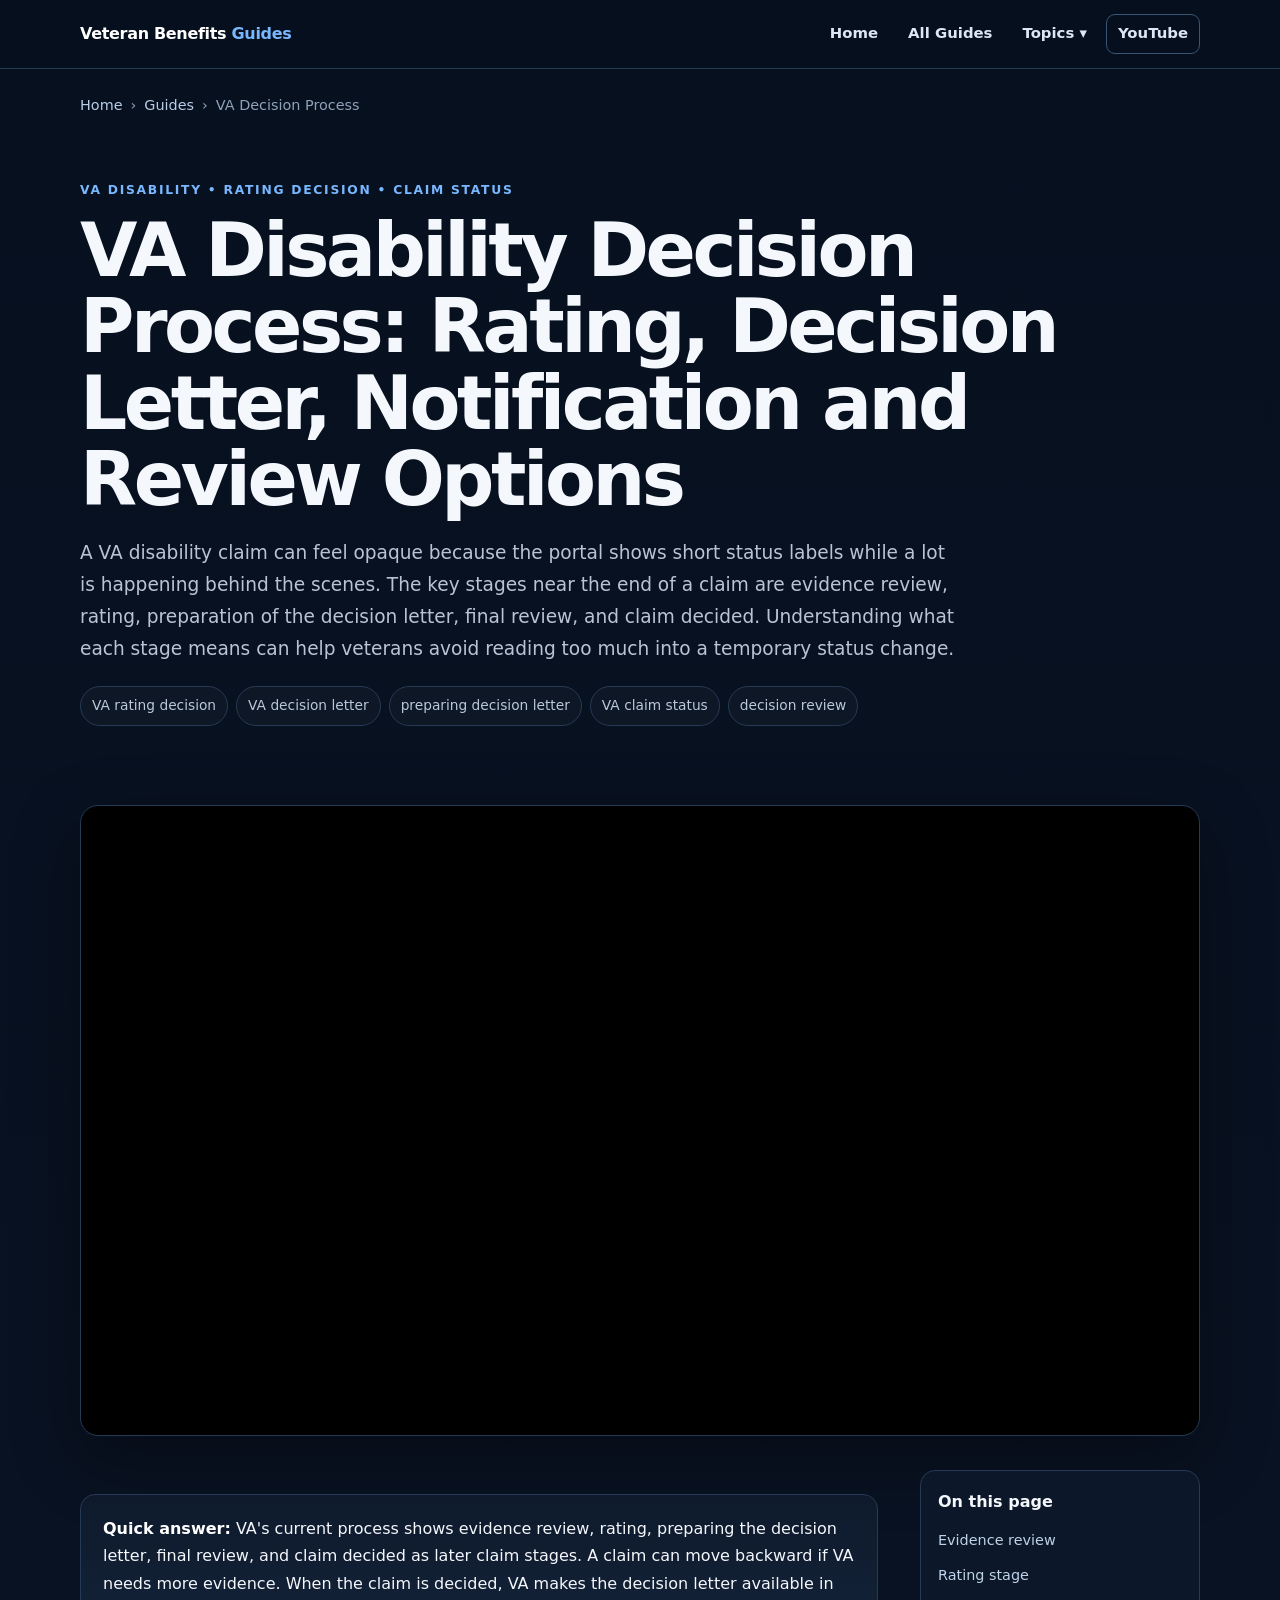
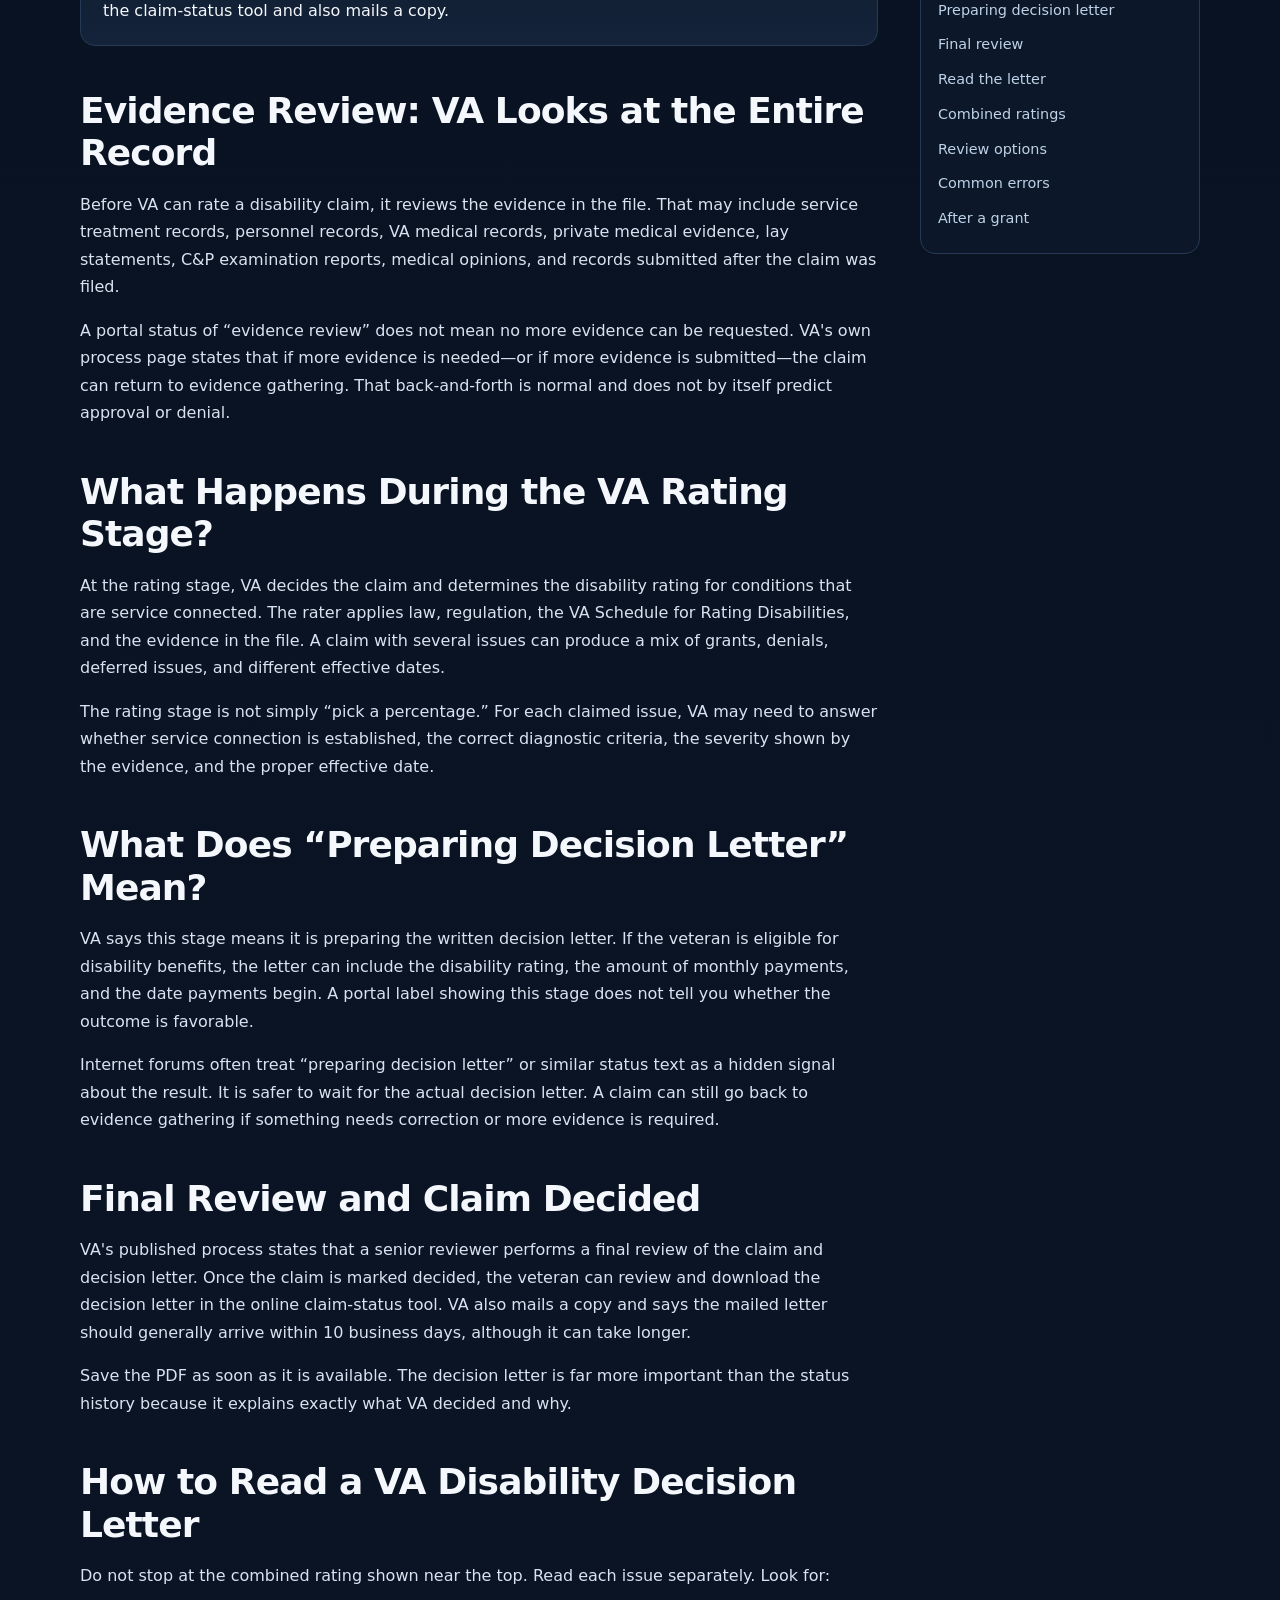
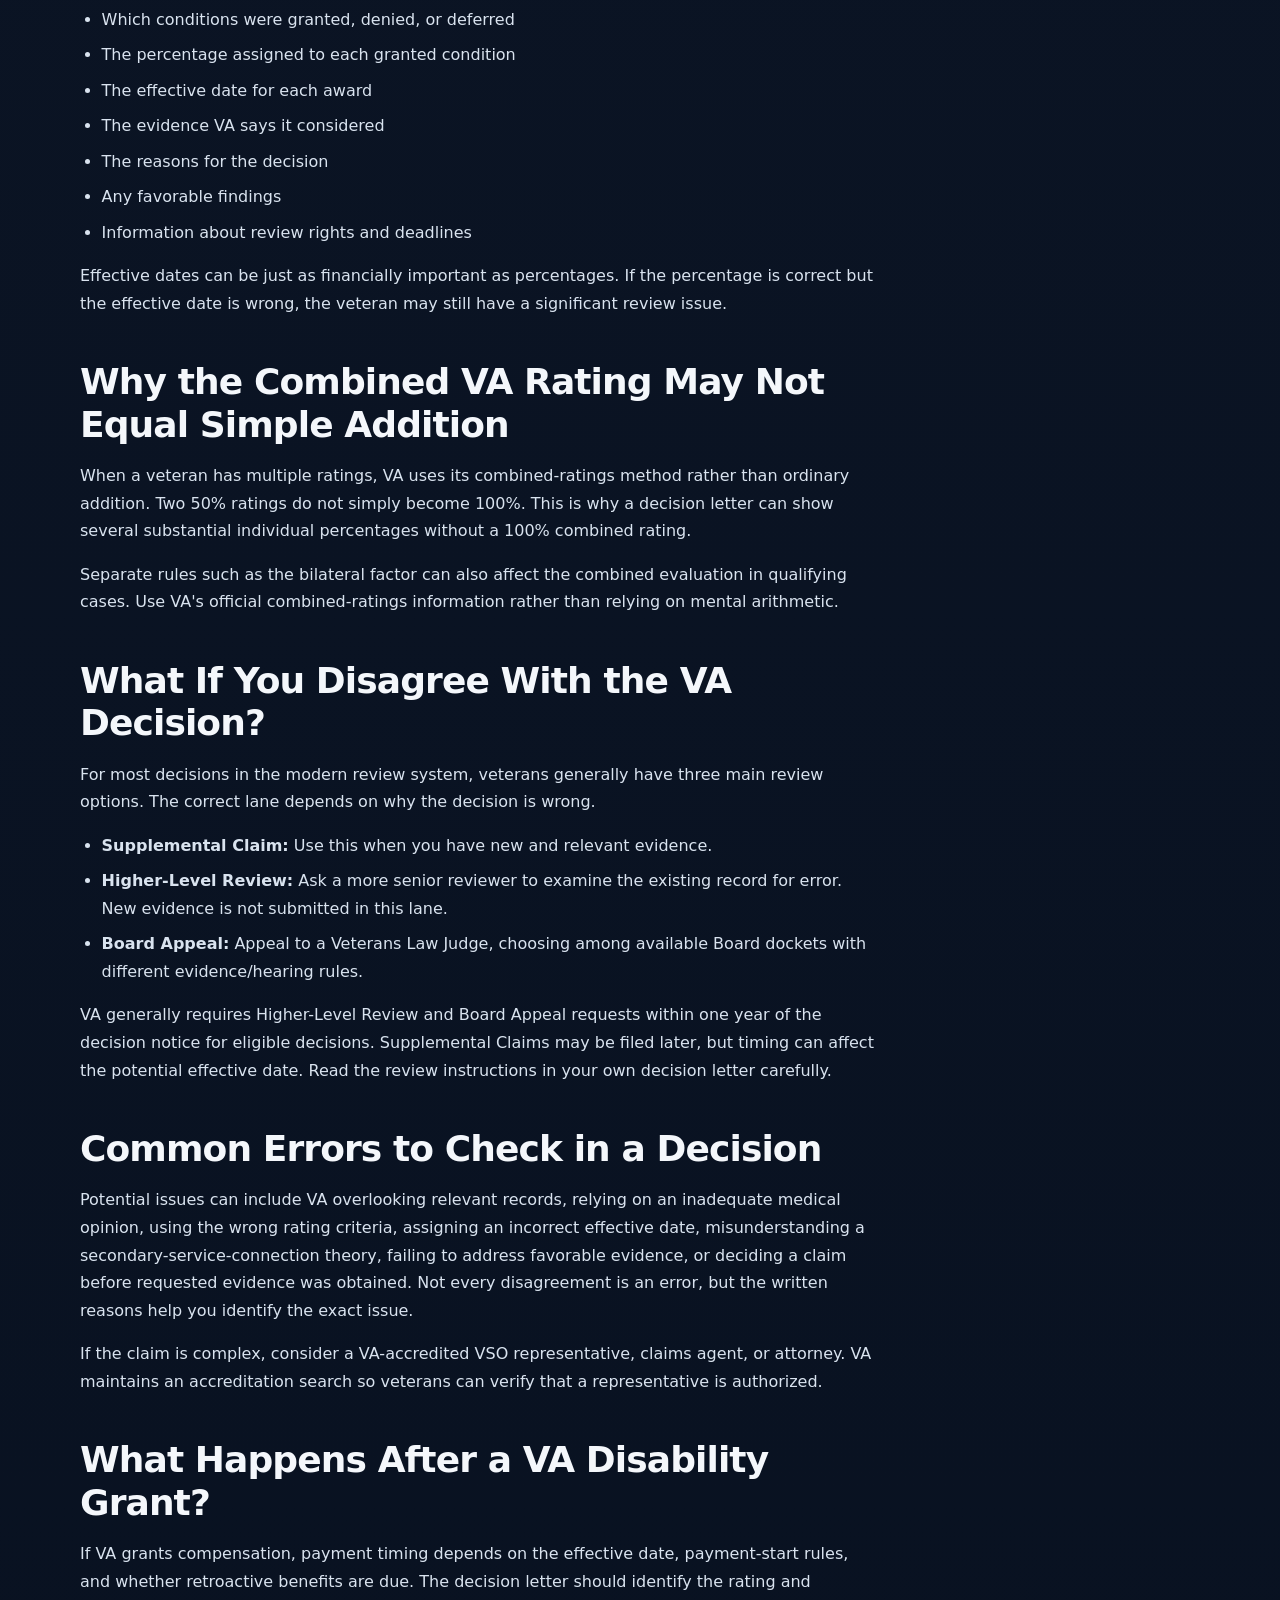
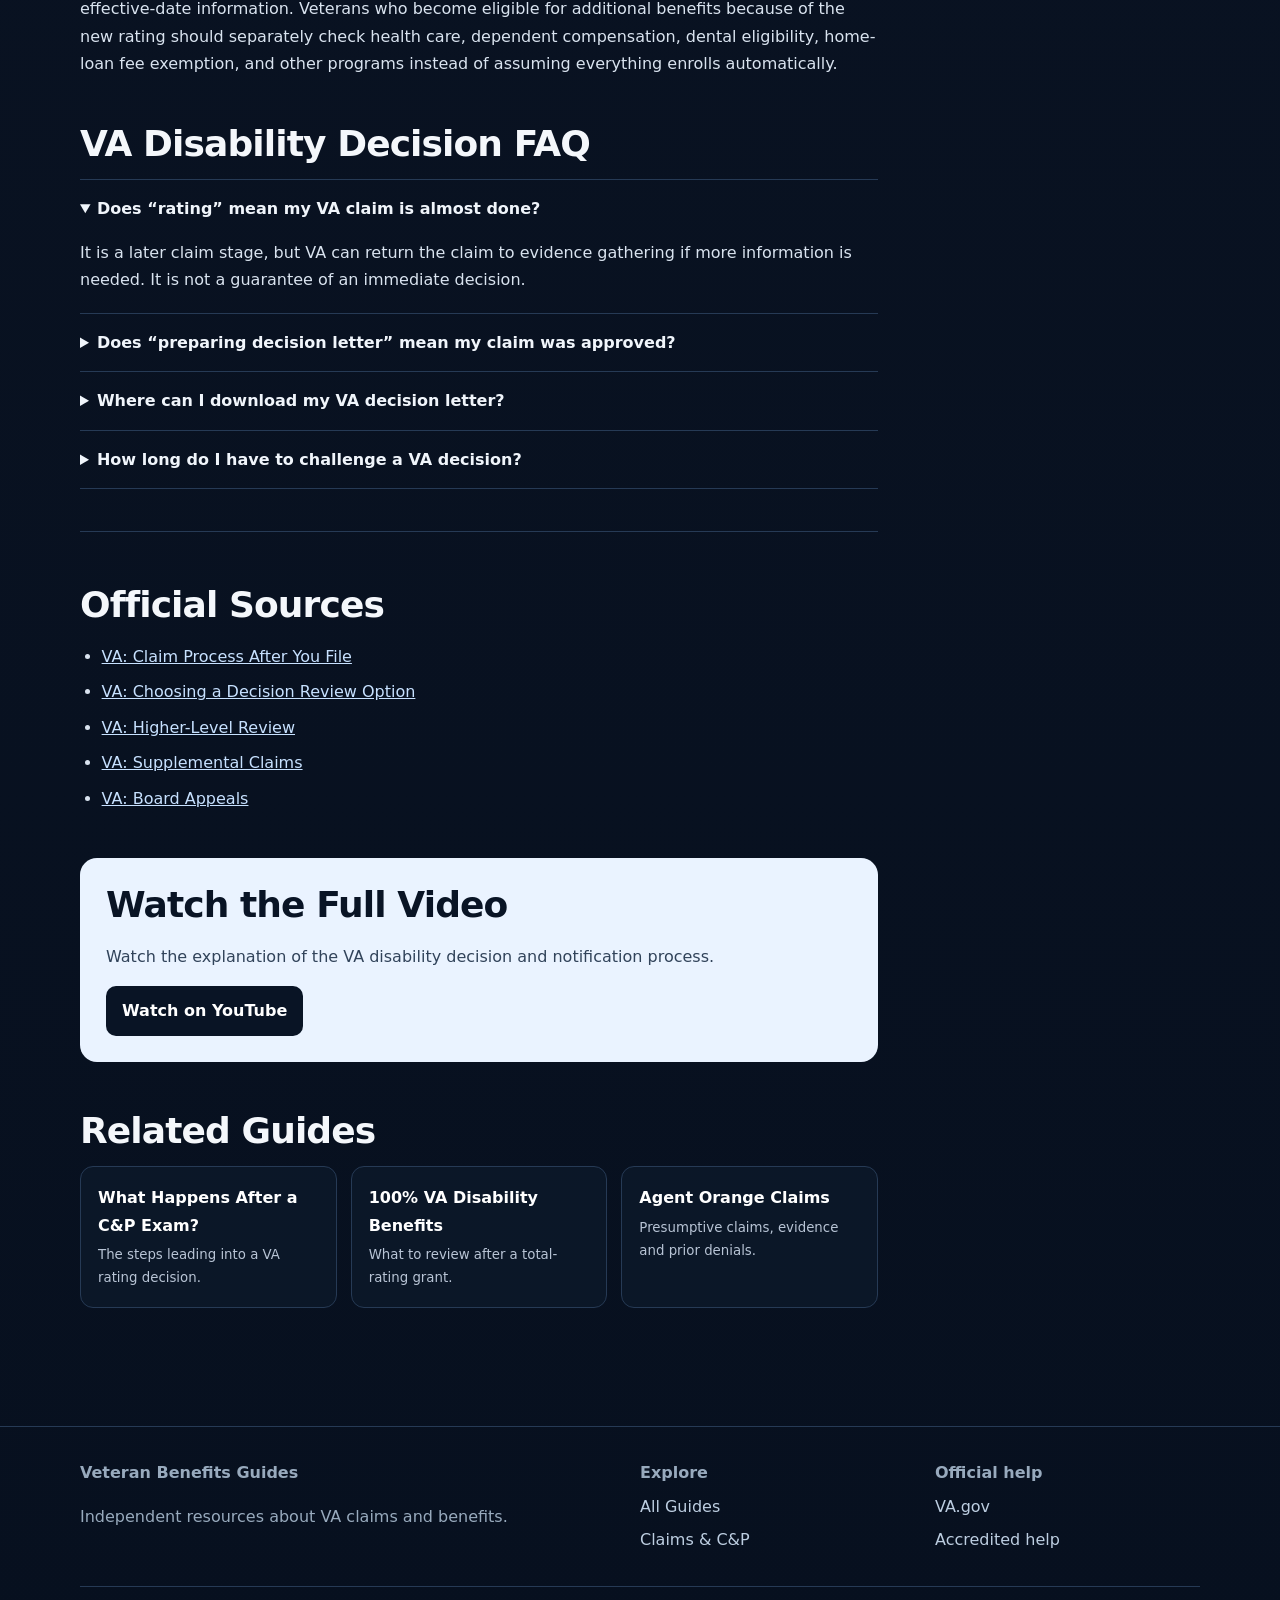
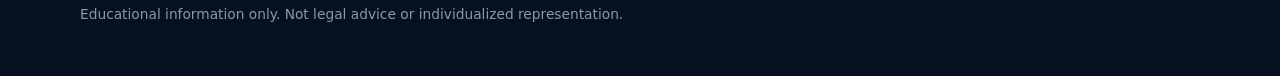
<file: va-disability-decision-notification-process/index.html>
<!doctype html><html lang="en-US"><head><meta charset="utf-8"><meta name="viewport" content="width=device-width,initial-scale=1"><title>VA Disability Decision Process: Rating, Decision Letter, Notification & Appeals</title><meta name="description" content="How does VA make a disability decision? Learn the evidence-review, rating, decision-letter and final-review stages, what appears in a VA decision notice, how to track your claim, and what review options exist if you disagree."><meta name="keywords" content="VA disability decision process, VA rating decision, VA decision letter, VA notification process, preparing decision letter VA, VA claim decided, VA disability appeal, higher level review supplemental claim"><meta name="robots" content="index,follow,max-image-preview:large,max-snippet:-1,max-video-preview:-1"><link rel="canonical" href="https://veteran-benefits-guides.netlify.app/va-disability-decision-notification-process/"><meta property="og:type" content="article"><meta property="og:title" content="VA Disability Decision Process: Rating, Letter & Notification Explained"><meta property="og:description" content="A step-by-step veteran guide to how VA reviews evidence, assigns a rating, prepares the decision letter, and handles review options."><meta property="og:image" content="https://i.ytimg.com/vi/aPVFxnf2xQw/maxresdefault.jpg"><link rel="stylesheet" href="/assets/site.css"><script type="application/ld+json">{"@context":"https://schema.org","@graph":[{"@type":"Article","headline":"VA Disability Decision Process: Rating, Decision Letter, Notification & Appeals","author":{"@type":"Person","name":"Nick Kalos"},"datePublished":"2026-09-11","dateModified":"2026-09-11","mainEntityOfPage":"https://veteran-benefits-guides.netlify.app/va-disability-decision-notification-process/"},{"@type":"VideoObject","name":"VA Disability Compensation: Decision and Notification Process Explained","thumbnailUrl":["https://i.ytimg.com/vi/aPVFxnf2xQw/maxresdefault.jpg"],"embedUrl":"https://www.youtube.com/embed/aPVFxnf2xQw","contentUrl":"https://www.youtube.com/watch?v=aPVFxnf2xQw","description":"Veteran-focused video explaining VA disability rating decisions and notification."},{"@type":"FAQPage","mainEntity":[{"@type":"Question","name":"What happens when a VA claim reaches the rating stage?","acceptedAnswer":{"@type":"Answer","text":"VA reviews the evidence, decides the claim, and determines the disability rating for issues that are granted. If more evidence is needed, the claim can return to evidence gathering."}},{"@type":"Question","name":"When can I see my VA decision letter online?","acceptedAnswer":{"@type":"Answer","text":"VA says that when the claim reaches the claim-decided stage, the decision letter can be reviewed and downloaded in the claim-status tool, and a copy is also mailed."}},{"@type":"Question","name":"What can I do if I disagree with a VA disability decision?","acceptedAnswer":{"@type":"Answer","text":"Depending on the decision and issue, the modern review system offers a Supplemental Claim, Higher-Level Review, or Board Appeal. Deadlines and evidence rules differ by lane."}}]}]}</script></head><body><header class="site-header"><div class="wrap header-row"><a class="brand" href="/">Veteran Benefits <span>Guides</span></a><nav class="desktop-nav"><a href="/">Home</a><a href="/guides/">All Guides</a><details class="nav-drop"><summary>Topics ▾</summary><div class="drop-menu"><a href="/guides/#va-disability">VA Disability & 100%</a><a href="/guides/#claims">Claims & C&P Exams</a><a href="/guides/#education">GI Bill & Education</a><a href="/guides/#vietnam">Vietnam & Agent Orange</a><a href="/guides/#travel">Travel Benefits</a></div></details><a class="nav-youtube" href="https://www.youtube.com/channel/UCmP3QFLuKWtguCAThYeHbyQ">YouTube</a></nav><details class="mobile-nav"><summary>Menu</summary><div class="mobile-panel"><a href="/">Home</a><a href="/guides/">All Guides</a><a href="/guides/#claims">Claims & C&P Exams</a><a href="/guides/#va-disability">VA Disability</a></div></details></div></header><main><div class="wrap"><div class="breadcrumb"><a href="/">Home</a><span>›</span><a href="/guides/">Guides</a><span>›</span><span>VA Decision Process</span></div><section class="hero"><div class="eyebrow">VA Disability • Rating Decision • Claim Status</div><h1>VA Disability Decision Process: Rating, Decision Letter, Notification and Review Options</h1><p class="lede">A VA disability claim can feel opaque because the portal shows short status labels while a lot is happening behind the scenes. The key stages near the end of a claim are evidence review, rating, preparation of the decision letter, final review, and claim decided. Understanding what each stage means can help veterans avoid reading too much into a temporary status change.</p><div class="chips"><span class="chip">VA rating decision</span><span class="chip">VA decision letter</span><span class="chip">preparing decision letter</span><span class="chip">VA claim status</span><span class="chip">decision review</span></div></section><div class="video-shell"><div class="video-ratio"><iframe src="https://www.youtube.com/embed/aPVFxnf2xQw?autoplay=1&mute=1&playsinline=1&rel=0" title="VA Disability Compensation Decision and Notification Process Explained" allow="autoplay; encrypted-media; picture-in-picture; fullscreen" allowfullscreen></iframe></div></div><div class="article-grid"><article class="article-body"><div class="quick-answer"><strong>Quick answer:</strong> VA's current process shows evidence review, rating, preparing the decision letter, final review, and claim decided as later claim stages. A claim can move backward if VA needs more evidence. When the claim is decided, VA makes the decision letter available in the claim-status tool and also mails a copy.</div><h2 id="evidence-review">Evidence Review: VA Looks at the Entire Record</h2><p>Before VA can rate a disability claim, it reviews the evidence in the file. That may include service treatment records, personnel records, VA medical records, private medical evidence, lay statements, C&P examination reports, medical opinions, and records submitted after the claim was filed.</p><p>A portal status of “evidence review” does not mean no more evidence can be requested. VA's own process page states that if more evidence is needed—or if more evidence is submitted—the claim can return to evidence gathering. That back-and-forth is normal and does not by itself predict approval or denial.</p><h2 id="rating">What Happens During the VA Rating Stage?</h2><p>At the rating stage, VA decides the claim and determines the disability rating for conditions that are service connected. The rater applies law, regulation, the VA Schedule for Rating Disabilities, and the evidence in the file. A claim with several issues can produce a mix of grants, denials, deferred issues, and different effective dates.</p><p>The rating stage is not simply “pick a percentage.” For each claimed issue, VA may need to answer whether service connection is established, the correct diagnostic criteria, the severity shown by the evidence, and the proper effective date.</p><h2 id="preparing-letter">What Does “Preparing Decision Letter” Mean?</h2><p>VA says this stage means it is preparing the written decision letter. If the veteran is eligible for disability benefits, the letter can include the disability rating, the amount of monthly payments, and the date payments begin. A portal label showing this stage does not tell you whether the outcome is favorable.</p><p>Internet forums often treat “preparing decision letter” or similar status text as a hidden signal about the result. It is safer to wait for the actual decision letter. A claim can still go back to evidence gathering if something needs correction or more evidence is required.</p><h2 id="final-review">Final Review and Claim Decided</h2><p>VA's published process states that a senior reviewer performs a final review of the claim and decision letter. Once the claim is marked decided, the veteran can review and download the decision letter in the online claim-status tool. VA also mails a copy and says the mailed letter should generally arrive within 10 business days, although it can take longer.</p><p>Save the PDF as soon as it is available. The decision letter is far more important than the status history because it explains exactly what VA decided and why.</p><h2 id="read-letter">How to Read a VA Disability Decision Letter</h2><p>Do not stop at the combined rating shown near the top. Read each issue separately. Look for:</p><ul><li>Which conditions were granted, denied, or deferred</li><li>The percentage assigned to each granted condition</li><li>The effective date for each award</li><li>The evidence VA says it considered</li><li>The reasons for the decision</li><li>Any favorable findings</li><li>Information about review rights and deadlines</li></ul><p>Effective dates can be just as financially important as percentages. If the percentage is correct but the effective date is wrong, the veteran may still have a significant review issue.</p><h2 id="combined">Why the Combined VA Rating May Not Equal Simple Addition</h2><p>When a veteran has multiple ratings, VA uses its combined-ratings method rather than ordinary addition. Two 50% ratings do not simply become 100%. This is why a decision letter can show several substantial individual percentages without a 100% combined rating.</p><p>Separate rules such as the bilateral factor can also affect the combined evaluation in qualifying cases. Use VA's official combined-ratings information rather than relying on mental arithmetic.</p><h2 id="review-options">What If You Disagree With the VA Decision?</h2><p>For most decisions in the modern review system, veterans generally have three main review options. The correct lane depends on why the decision is wrong.</p><ul><li><strong>Supplemental Claim:</strong> Use this when you have new and relevant evidence.</li><li><strong>Higher-Level Review:</strong> Ask a more senior reviewer to examine the existing record for error. New evidence is not submitted in this lane.</li><li><strong>Board Appeal:</strong> Appeal to a Veterans Law Judge, choosing among available Board dockets with different evidence/hearing rules.</li></ul><p>VA generally requires Higher-Level Review and Board Appeal requests within one year of the decision notice for eligible decisions. Supplemental Claims may be filed later, but timing can affect the potential effective date. Read the review instructions in your own decision letter carefully.</p><h2 id="common-errors">Common Errors to Check in a Decision</h2><p>Potential issues can include VA overlooking relevant records, relying on an inadequate medical opinion, using the wrong rating criteria, assigning an incorrect effective date, misunderstanding a secondary-service-connection theory, failing to address favorable evidence, or deciding a claim before requested evidence was obtained. Not every disagreement is an error, but the written reasons help you identify the exact issue.</p><p>If the claim is complex, consider a VA-accredited VSO representative, claims agent, or attorney. VA maintains an accreditation search so veterans can verify that a representative is authorized.</p><h2 id="after-grant">What Happens After a VA Disability Grant?</h2><p>If VA grants compensation, payment timing depends on the effective date, payment-start rules, and whether retroactive benefits are due. The decision letter should identify the rating and effective-date information. Veterans who become eligible for additional benefits because of the new rating should separately check health care, dependent compensation, dental eligibility, home-loan fee exemption, and other programs instead of assuming everything enrolls automatically.</p><section class="faq"><h2>VA Disability Decision FAQ</h2><details open><summary>Does “rating” mean my VA claim is almost done?</summary><p>It is a later claim stage, but VA can return the claim to evidence gathering if more information is needed. It is not a guarantee of an immediate decision.</p></details><details><summary>Does “preparing decision letter” mean my claim was approved?</summary><p>No. That status only tells you VA is preparing the written decision. Wait for the actual decision letter.</p></details><details><summary>Where can I download my VA decision letter?</summary><p>VA says the letter becomes available in the claim-status tool when the claim is decided. A mailed copy is also sent.</p></details><details><summary>How long do I have to challenge a VA decision?</summary><p>Deadlines depend on the review lane. Higher-Level Review and Board Appeal requests generally have a one-year deadline for eligible modern decisions. Supplemental Claims have different timing rules, and filing within one year can matter for effective dates.</p></details></section><div class="source-list"><h2>Official Sources</h2><ul><li><a href="https://www.va.gov/disability/after-you-file-claim/">VA: Claim Process After You File</a></li><li><a href="https://www.va.gov/resources/choosing-a-decision-review-option">VA: Choosing a Decision Review Option</a></li><li><a href="https://www.va.gov/decision-reviews/higher-level-review/">VA: Higher-Level Review</a></li><li><a href="https://www.va.gov/decision-reviews/supplemental-claim/">VA: Supplemental Claims</a></li><li><a href="https://www.va.gov/decision-reviews/board-appeal/">VA: Board Appeals</a></li></ul></div><div class="cta"><h2>Watch the Full Video</h2><p>Watch the explanation of the VA disability decision and notification process.</p><a class="button" href="https://www.youtube.com/watch?v=aPVFxnf2xQw">Watch on YouTube</a></div><section class="related"><h2>Related Guides</h2><div class="related-grid"><a href="/after-cp-exam-what-happens-next/">What Happens After a C&P Exam?<small>The steps leading into a VA rating decision.</small></a><a href="/100-percent-disabled-veteran-benefits/">100% VA Disability Benefits<small>What to review after a total-rating grant.</small></a><a href="/agent-orange-va-claims-compensation/">Agent Orange Claims<small>Presumptive claims, evidence and prior denials.</small></a></div></section></article><aside class="toc"><strong>On this page</strong><a href="#evidence-review">Evidence review</a><a href="#rating">Rating stage</a><a href="#preparing-letter">Preparing decision letter</a><a href="#final-review">Final review</a><a href="#read-letter">Read the letter</a><a href="#combined">Combined ratings</a><a href="#review-options">Review options</a><a href="#common-errors">Common errors</a><a href="#after-grant">After a grant</a></aside></div></div></main><footer class="site-footer"><div class="wrap footer-grid"><div><strong>Veteran Benefits Guides</strong><p>Independent resources about VA claims and benefits.</p></div><div><strong>Explore</strong><a href="/guides/">All Guides</a><a href="/guides/#claims">Claims & C&P</a></div><div><strong>Official help</strong><a href="https://www.va.gov/">VA.gov</a><a href="https://www.va.gov/get-help-from-accredited-representative/">Accredited help</a></div></div><div class="wrap disclaimer">Educational information only. Not legal advice or individualized representation.</div></footer></body></html>
</file>
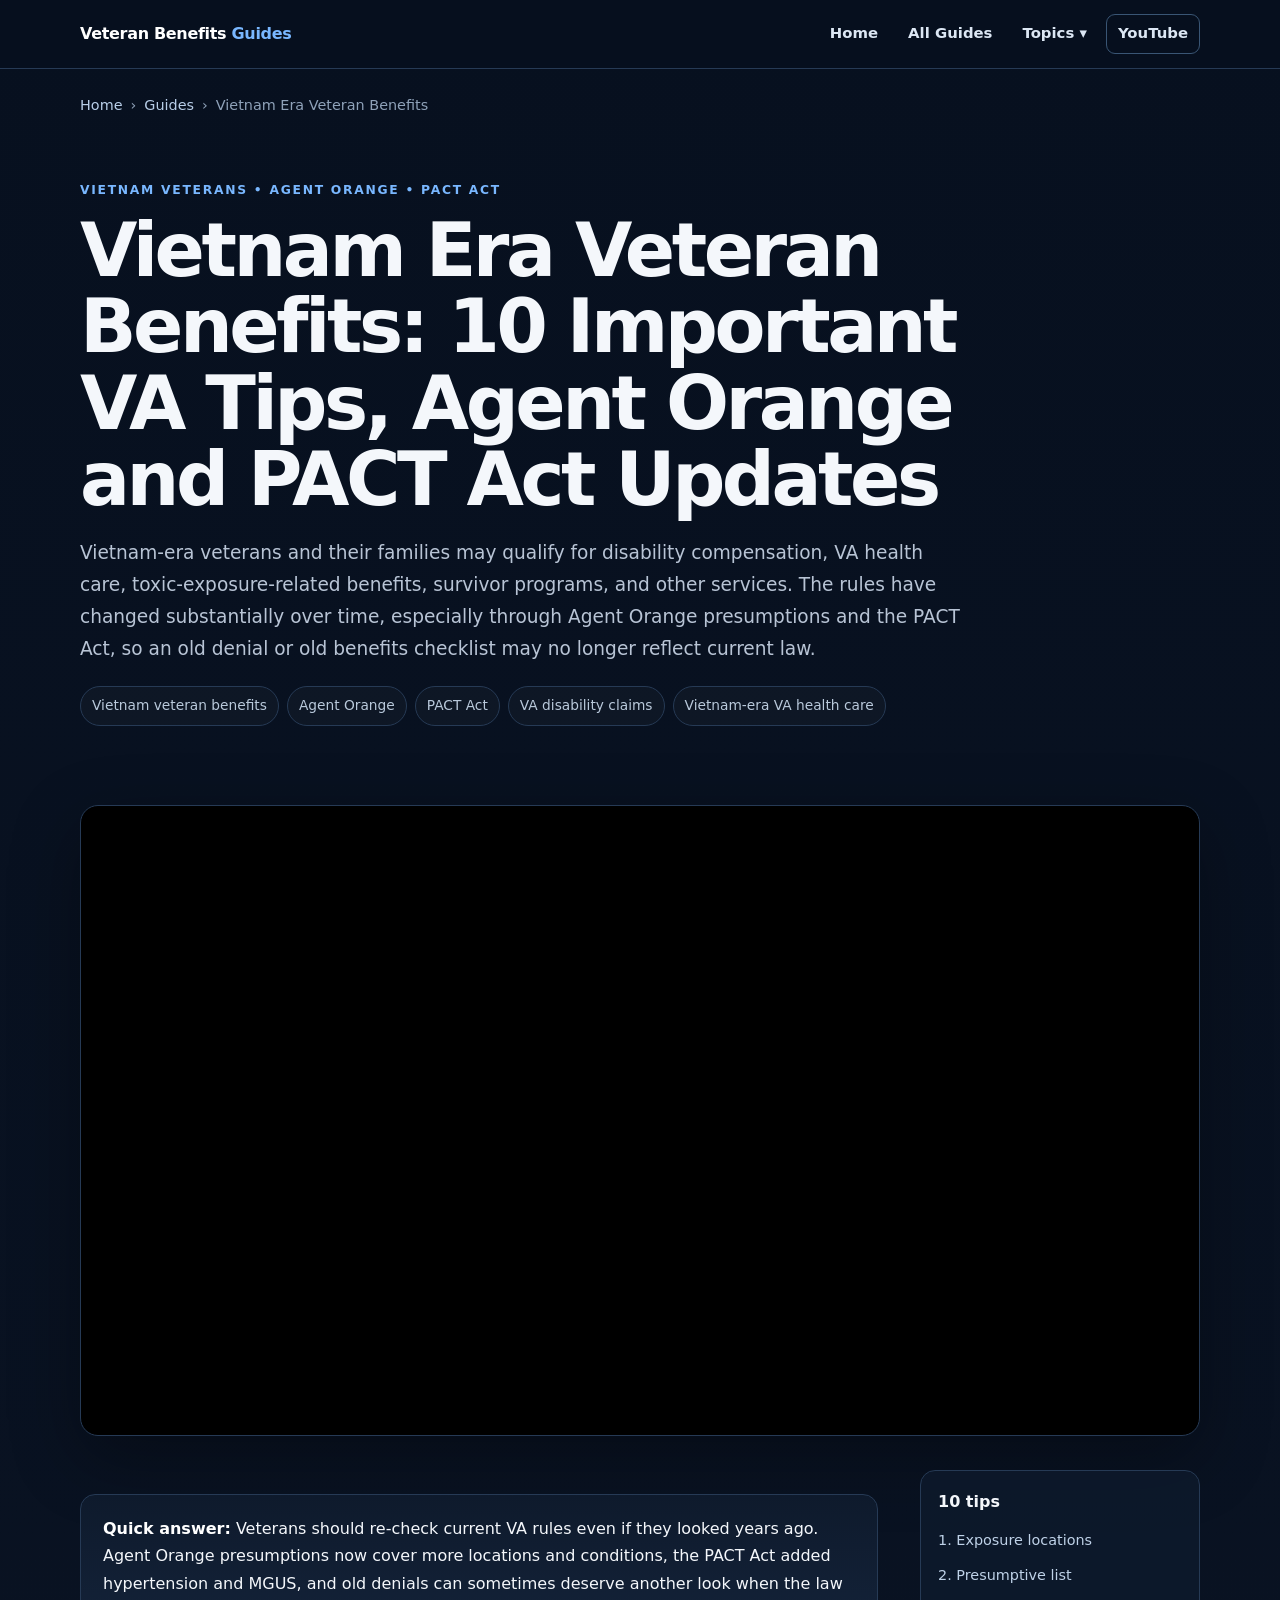
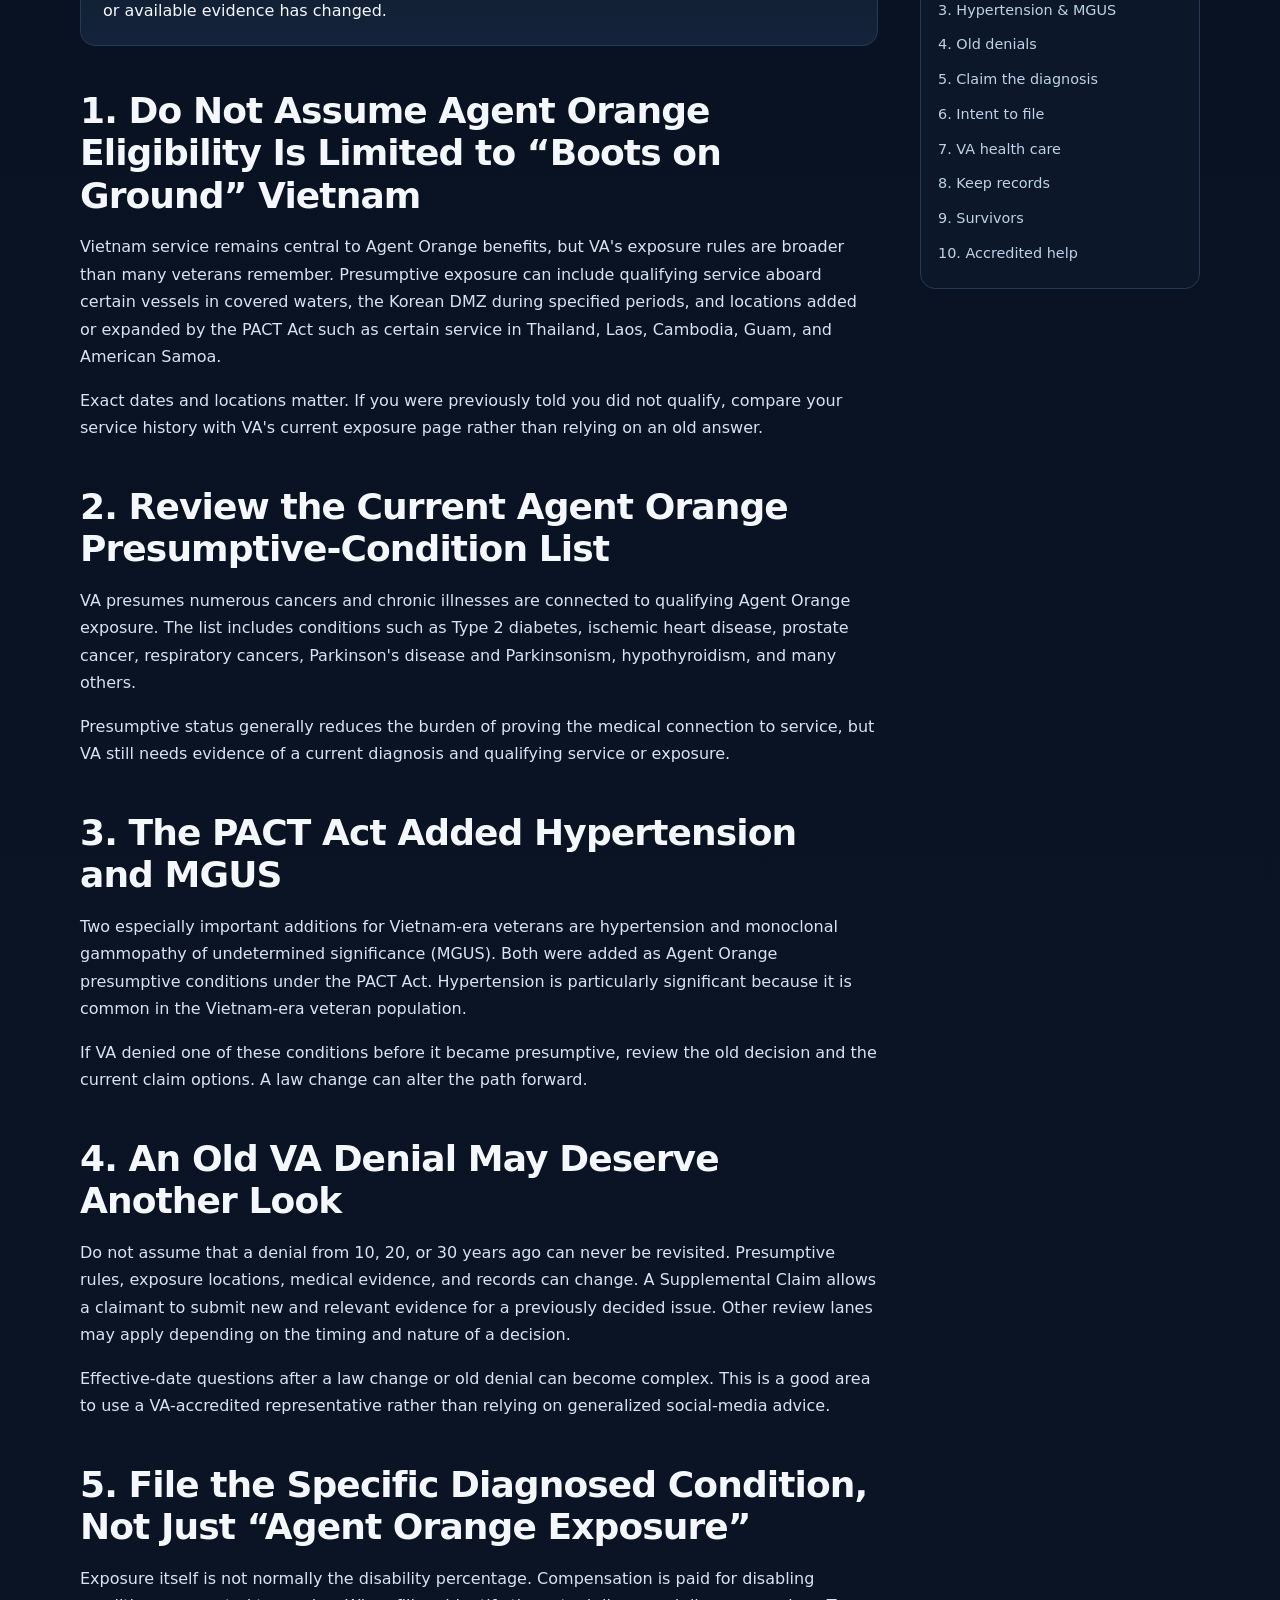
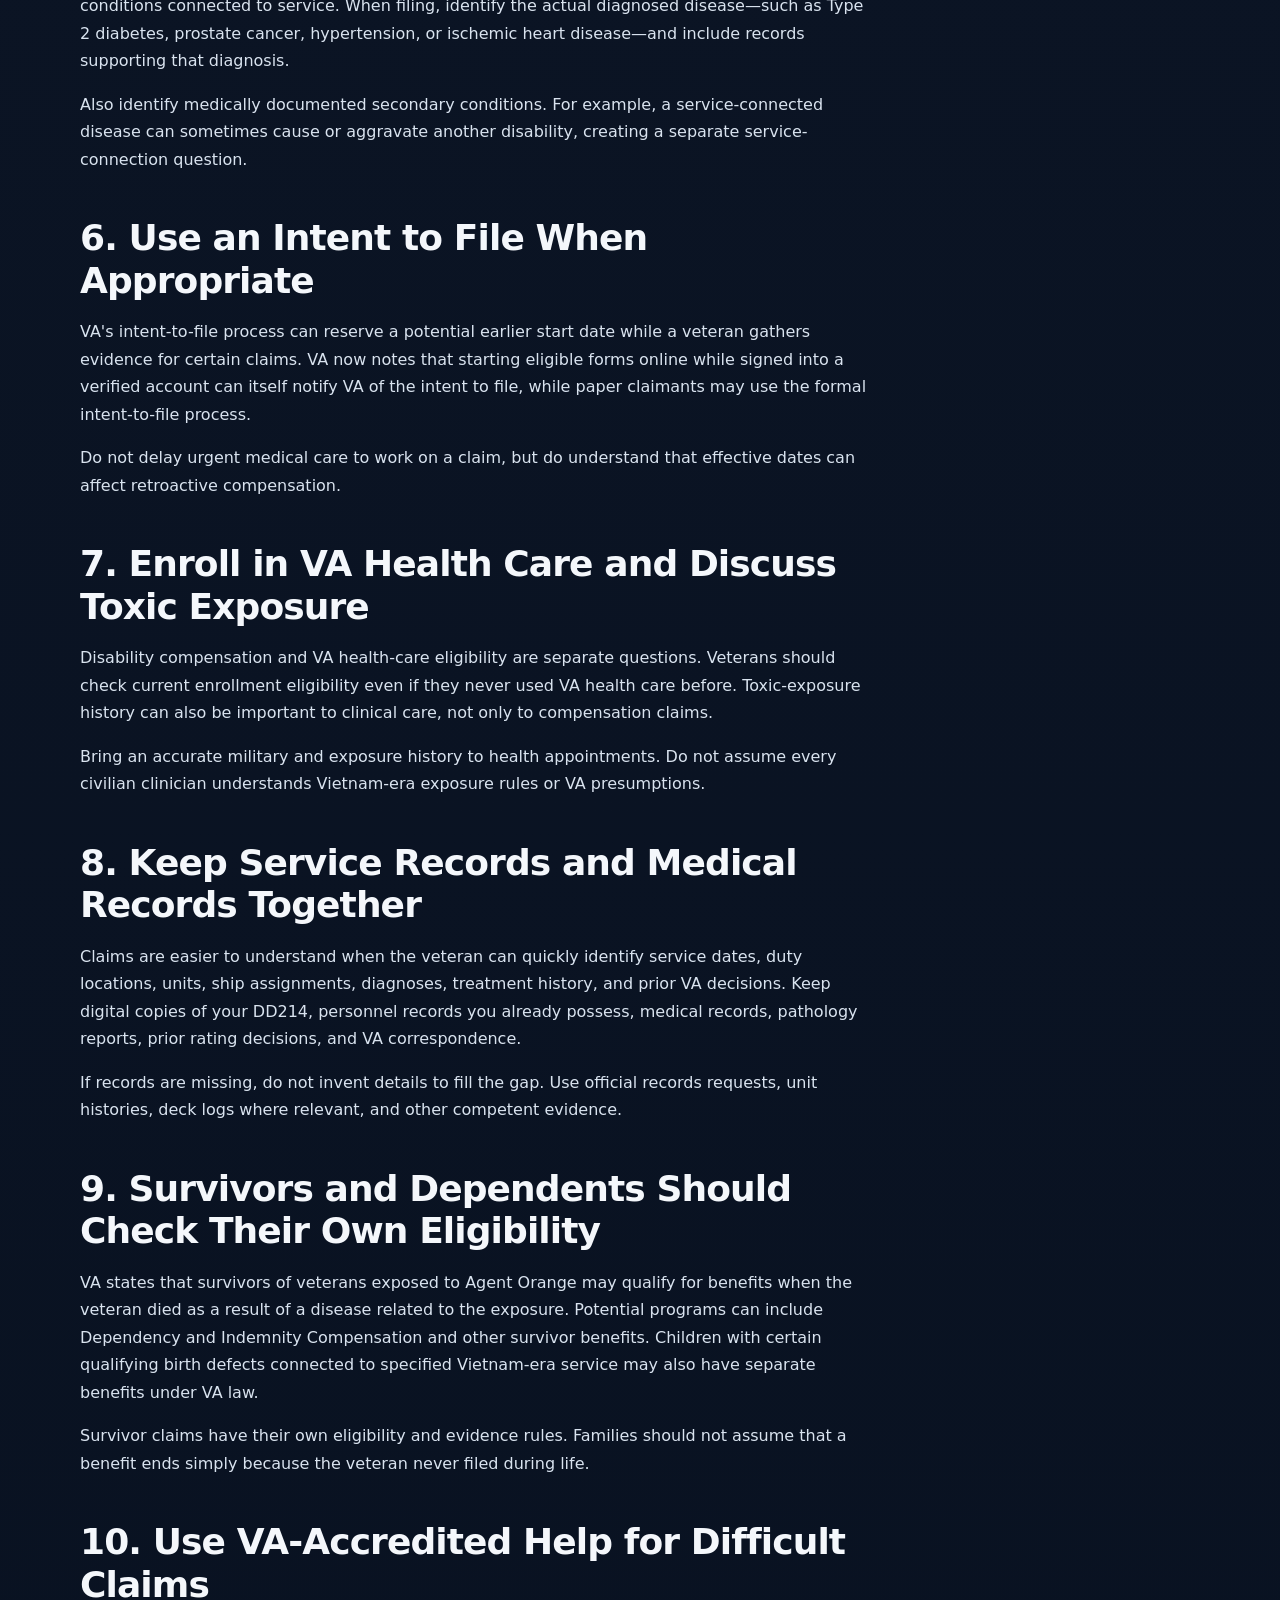
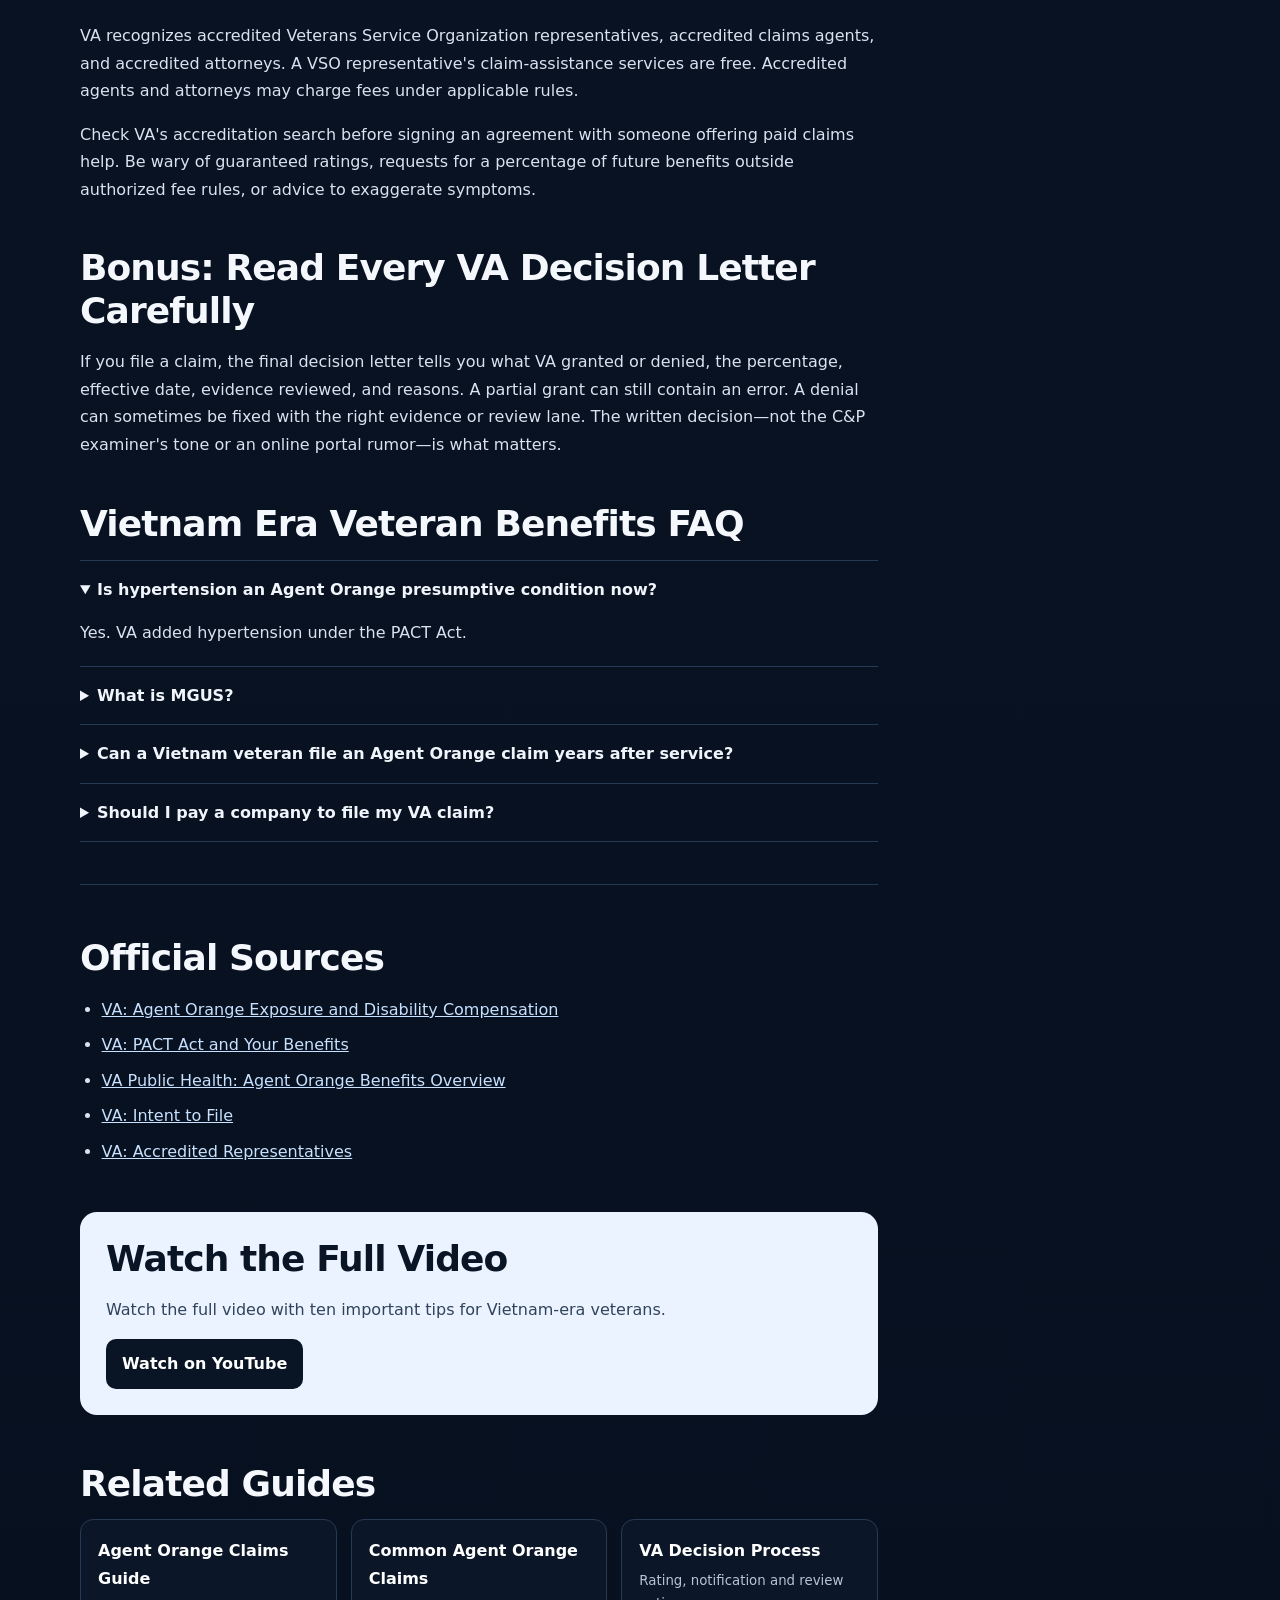
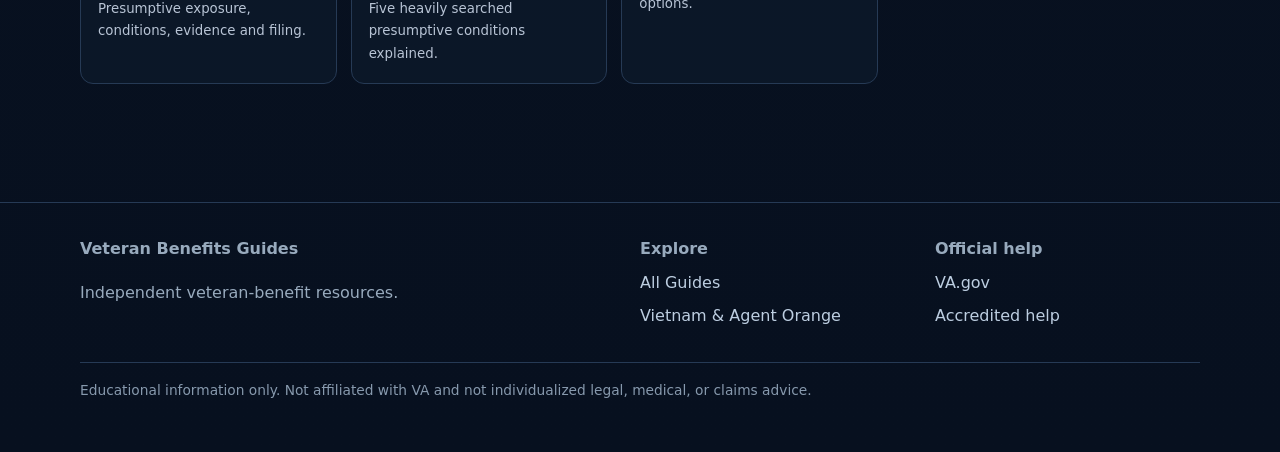
<file: vietnam-era-veteran-benefits-tips/index.html>
<!doctype html><html lang="en-US"><head><meta charset="utf-8"><meta name="viewport" content="width=device-width,initial-scale=1"><title>Vietnam Era Veteran Benefits: 10 Important VA Tips, Agent Orange & PACT Act</title><meta name="description" content="Ten important benefit tips for Vietnam-era veterans: Agent Orange presumptions, PACT Act changes, hypertension and MGUS, VA health care, toxic-exposure screening, survivor benefits, claims evidence, accredited help, and decision reviews."><meta name="keywords" content="Vietnam era veteran benefits, Vietnam veteran VA benefits, Agent Orange benefits, PACT Act Vietnam veterans, VA benefits Vietnam veterans, Agent Orange hypertension, Vietnam veteran disability claims, Vietnam veteran health care"><meta name="robots" content="index,follow,max-image-preview:large,max-snippet:-1,max-video-preview:-1"><link rel="canonical" href="https://veteran-benefits-guides.netlify.app/vietnam-era-veteran-benefits-tips/"><meta property="og:type" content="article"><meta property="og:title" content="Vietnam Era Veteran Benefits: 10 Important VA Tips"><meta property="og:description" content="Agent Orange, PACT Act, claims, health care and survivor-benefit tips for Vietnam-era veterans and families."><meta property="og:image" content="https://i.ytimg.com/vi/VdNHEQ1P_DE/maxresdefault.jpg"><link rel="stylesheet" href="/assets/site.css"><script type="application/ld+json">{"@context":"https://schema.org","@graph":[{"@type":"Article","headline":"Vietnam Era Veteran Benefits: 10 Important VA Tips, Agent Orange & PACT Act","author":{"@type":"Person","name":"Nick Kalos"},"datePublished":"2026-09-11","dateModified":"2026-09-11","mainEntityOfPage":"https://veteran-benefits-guides.netlify.app/vietnam-era-veteran-benefits-tips/"},{"@type":"VideoObject","name":"10 Essential Tips | Vietnam Era Veterans","thumbnailUrl":["https://i.ytimg.com/vi/VdNHEQ1P_DE/maxresdefault.jpg"],"embedUrl":"https://www.youtube.com/embed/VdNHEQ1P_DE","contentUrl":"https://www.youtube.com/watch?v=VdNHEQ1P_DE","description":"Veteran-focused video with benefit and claim tips for Vietnam-era veterans."},{"@type":"FAQPage","mainEntity":[{"@type":"Question","name":"What did the PACT Act change for Vietnam-era veterans?","acceptedAnswer":{"@type":"Answer","text":"For Agent Orange, the PACT Act added hypertension and MGUS as presumptive conditions and expanded presumptive exposure locations and date ranges."}},{"@type":"Question","name":"Can survivors of Vietnam veterans receive benefits related to Agent Orange?","acceptedAnswer":{"@type":"Answer","text":"Potentially. VA states that qualifying surviving spouses, dependent children, and dependent parents may be eligible for benefits when a veteran died from a condition related to qualifying Agent Orange exposure."}}]}]}</script></head><body><header class="site-header"><div class="wrap header-row"><a class="brand" href="/">Veteran Benefits <span>Guides</span></a><nav class="desktop-nav"><a href="/">Home</a><a href="/guides/">All Guides</a><details class="nav-drop"><summary>Topics ▾</summary><div class="drop-menu"><a href="/guides/#va-disability">VA Disability & 100%</a><a href="/guides/#claims">Claims & C&P Exams</a><a href="/guides/#education">GI Bill & Education</a><a href="/guides/#vietnam">Vietnam & Agent Orange</a><a href="/guides/#travel">Travel Benefits</a></div></details><a class="nav-youtube" href="https://www.youtube.com/channel/UCmP3QFLuKWtguCAThYeHbyQ">YouTube</a></nav><details class="mobile-nav"><summary>Menu</summary><div class="mobile-panel"><a href="/">Home</a><a href="/guides/">All Guides</a><a href="/guides/#vietnam">Vietnam & Agent Orange</a><a href="/guides/#claims">Claims & C&P</a><a href="/guides/#va-disability">VA Disability</a></div></details></div></header><main><div class="wrap"><div class="breadcrumb"><a href="/">Home</a><span>›</span><a href="/guides/">Guides</a><span>›</span><span>Vietnam Era Veteran Benefits</span></div><section class="hero"><div class="eyebrow">Vietnam Veterans • Agent Orange • PACT Act</div><h1>Vietnam Era Veteran Benefits: 10 Important VA Tips, Agent Orange and PACT Act Updates</h1><p class="lede">Vietnam-era veterans and their families may qualify for disability compensation, VA health care, toxic-exposure-related benefits, survivor programs, and other services. The rules have changed substantially over time, especially through Agent Orange presumptions and the PACT Act, so an old denial or old benefits checklist may no longer reflect current law.</p><div class="chips"><span class="chip">Vietnam veteran benefits</span><span class="chip">Agent Orange</span><span class="chip">PACT Act</span><span class="chip">VA disability claims</span><span class="chip">Vietnam-era VA health care</span></div></section><div class="video-shell"><div class="video-ratio"><iframe src="https://www.youtube.com/embed/VdNHEQ1P_DE?autoplay=1&mute=1&playsinline=1&rel=0" title="10 Essential Tips Vietnam Era Veterans" allow="autoplay; encrypted-media; picture-in-picture; fullscreen" allowfullscreen></iframe></div></div><div class="article-grid"><article class="article-body"><div class="quick-answer"><strong>Quick answer:</strong> Veterans should re-check current VA rules even if they looked years ago. Agent Orange presumptions now cover more locations and conditions, the PACT Act added hypertension and MGUS, and old denials can sometimes deserve another look when the law or available evidence has changed.</div><h2 id="tip1">1. Do Not Assume Agent Orange Eligibility Is Limited to “Boots on Ground” Vietnam</h2><p>Vietnam service remains central to Agent Orange benefits, but VA's exposure rules are broader than many veterans remember. Presumptive exposure can include qualifying service aboard certain vessels in covered waters, the Korean DMZ during specified periods, and locations added or expanded by the PACT Act such as certain service in Thailand, Laos, Cambodia, Guam, and American Samoa.</p><p>Exact dates and locations matter. If you were previously told you did not qualify, compare your service history with VA's current exposure page rather than relying on an old answer.</p><h2 id="tip2">2. Review the Current Agent Orange Presumptive-Condition List</h2><p>VA presumes numerous cancers and chronic illnesses are connected to qualifying Agent Orange exposure. The list includes conditions such as Type 2 diabetes, ischemic heart disease, prostate cancer, respiratory cancers, Parkinson's disease and Parkinsonism, hypothyroidism, and many others.</p><p>Presumptive status generally reduces the burden of proving the medical connection to service, but VA still needs evidence of a current diagnosis and qualifying service or exposure.</p><h2 id="tip3">3. The PACT Act Added Hypertension and MGUS</h2><p>Two especially important additions for Vietnam-era veterans are hypertension and monoclonal gammopathy of undetermined significance (MGUS). Both were added as Agent Orange presumptive conditions under the PACT Act. Hypertension is particularly significant because it is common in the Vietnam-era veteran population.</p><p>If VA denied one of these conditions before it became presumptive, review the old decision and the current claim options. A law change can alter the path forward.</p><h2 id="tip4">4. An Old VA Denial May Deserve Another Look</h2><p>Do not assume that a denial from 10, 20, or 30 years ago can never be revisited. Presumptive rules, exposure locations, medical evidence, and records can change. A Supplemental Claim allows a claimant to submit new and relevant evidence for a previously decided issue. Other review lanes may apply depending on the timing and nature of a decision.</p><p>Effective-date questions after a law change or old denial can become complex. This is a good area to use a VA-accredited representative rather than relying on generalized social-media advice.</p><h2 id="tip5">5. File the Specific Diagnosed Condition, Not Just “Agent Orange Exposure”</h2><p>Exposure itself is not normally the disability percentage. Compensation is paid for disabling conditions connected to service. When filing, identify the actual diagnosed disease—such as Type 2 diabetes, prostate cancer, hypertension, or ischemic heart disease—and include records supporting that diagnosis.</p><p>Also identify medically documented secondary conditions. For example, a service-connected disease can sometimes cause or aggravate another disability, creating a separate service-connection question.</p><h2 id="tip6">6. Use an Intent to File When Appropriate</h2><p>VA's intent-to-file process can reserve a potential earlier start date while a veteran gathers evidence for certain claims. VA now notes that starting eligible forms online while signed into a verified account can itself notify VA of the intent to file, while paper claimants may use the formal intent-to-file process.</p><p>Do not delay urgent medical care to work on a claim, but do understand that effective dates can affect retroactive compensation.</p><h2 id="tip7">7. Enroll in VA Health Care and Discuss Toxic Exposure</h2><p>Disability compensation and VA health-care eligibility are separate questions. Veterans should check current enrollment eligibility even if they never used VA health care before. Toxic-exposure history can also be important to clinical care, not only to compensation claims.</p><p>Bring an accurate military and exposure history to health appointments. Do not assume every civilian clinician understands Vietnam-era exposure rules or VA presumptions.</p><h2 id="tip8">8. Keep Service Records and Medical Records Together</h2><p>Claims are easier to understand when the veteran can quickly identify service dates, duty locations, units, ship assignments, diagnoses, treatment history, and prior VA decisions. Keep digital copies of your DD214, personnel records you already possess, medical records, pathology reports, prior rating decisions, and VA correspondence.</p><p>If records are missing, do not invent details to fill the gap. Use official records requests, unit histories, deck logs where relevant, and other competent evidence.</p><h2 id="tip9">9. Survivors and Dependents Should Check Their Own Eligibility</h2><p>VA states that survivors of veterans exposed to Agent Orange may qualify for benefits when the veteran died as a result of a disease related to the exposure. Potential programs can include Dependency and Indemnity Compensation and other survivor benefits. Children with certain qualifying birth defects connected to specified Vietnam-era service may also have separate benefits under VA law.</p><p>Survivor claims have their own eligibility and evidence rules. Families should not assume that a benefit ends simply because the veteran never filed during life.</p><h2 id="tip10">10. Use VA-Accredited Help for Difficult Claims</h2><p>VA recognizes accredited Veterans Service Organization representatives, accredited claims agents, and accredited attorneys. A VSO representative's claim-assistance services are free. Accredited agents and attorneys may charge fees under applicable rules.</p><p>Check VA's accreditation search before signing an agreement with someone offering paid claims help. Be wary of guaranteed ratings, requests for a percentage of future benefits outside authorized fee rules, or advice to exaggerate symptoms.</p><h2 id="bonus">Bonus: Read Every VA Decision Letter Carefully</h2><p>If you file a claim, the final decision letter tells you what VA granted or denied, the percentage, effective date, evidence reviewed, and reasons. A partial grant can still contain an error. A denial can sometimes be fixed with the right evidence or review lane. The written decision—not the C&P examiner's tone or an online portal rumor—is what matters.</p><section class="faq"><h2>Vietnam Era Veteran Benefits FAQ</h2><details open><summary>Is hypertension an Agent Orange presumptive condition now?</summary><p>Yes. VA added hypertension under the PACT Act.</p></details><details><summary>What is MGUS?</summary><p>MGUS stands for monoclonal gammopathy of undetermined significance. VA added it to the Agent Orange presumptive list under the PACT Act. Diagnosis and medical follow-up should come from a qualified health professional.</p></details><details><summary>Can a Vietnam veteran file an Agent Orange claim years after service?</summary><p>Yes. Many presumptive conditions develop decades after service. Claim eligibility depends on the current condition, qualifying exposure/service, and applicable VA rules—not on filing immediately after discharge.</p></details><details><summary>Should I pay a company to file my VA claim?</summary><p>You can use a VA-accredited VSO representative for free claim assistance. Accredited claims agents and attorneys can also help under VA fee rules. Verify accreditation before appointing anyone.</p></details></section><div class="source-list"><h2>Official Sources</h2><ul><li><a href="https://benefits.va.gov/compensation/claims-postservice_agent_orange.asp">VA: Agent Orange Exposure and Disability Compensation</a></li><li><a href="https://www.va.gov/resources/the-pact-act-and-your-va-benefits/">VA: PACT Act and Your Benefits</a></li><li><a href="https://www.publichealth.va.gov/PUBLICHEALTH/exposures/agentorange/benefits/index.asp">VA Public Health: Agent Orange Benefits Overview</a></li><li><a href="https://www.va.gov/resources/your-intent-to-file-a-va-claim/">VA: Intent to File</a></li><li><a href="https://www.va.gov/get-help-from-accredited-representative/">VA: Accredited Representatives</a></li></ul></div><div class="cta"><h2>Watch the Full Video</h2><p>Watch the full video with ten important tips for Vietnam-era veterans.</p><a class="button" href="https://www.youtube.com/watch?v=VdNHEQ1P_DE">Watch on YouTube</a></div><section class="related"><h2>Related Guides</h2><div class="related-grid"><a href="/agent-orange-va-claims-compensation/">Agent Orange Claims Guide<small>Presumptive exposure, conditions, evidence and filing.</small></a><a href="/top-agent-orange-disability-claims/">Common Agent Orange Claims<small>Five heavily searched presumptive conditions explained.</small></a><a href="/va-disability-decision-notification-process/">VA Decision Process<small>Rating, notification and review options.</small></a></div></section></article><aside class="toc"><strong>10 tips</strong><a href="#tip1">1. Exposure locations</a><a href="#tip2">2. Presumptive list</a><a href="#tip3">3. Hypertension & MGUS</a><a href="#tip4">4. Old denials</a><a href="#tip5">5. Claim the diagnosis</a><a href="#tip6">6. Intent to file</a><a href="#tip7">7. VA health care</a><a href="#tip8">8. Keep records</a><a href="#tip9">9. Survivors</a><a href="#tip10">10. Accredited help</a></aside></div></div></main><footer class="site-footer"><div class="wrap footer-grid"><div><strong>Veteran Benefits Guides</strong><p>Independent veteran-benefit resources.</p></div><div><strong>Explore</strong><a href="/guides/">All Guides</a><a href="/guides/#vietnam">Vietnam & Agent Orange</a></div><div><strong>Official help</strong><a href="https://www.va.gov/">VA.gov</a><a href="https://www.va.gov/get-help-from-accredited-representative/">Accredited help</a></div></div><div class="wrap disclaimer">Educational information only. Not affiliated with VA and not individualized legal, medical, or claims advice.</div></footer></body></html>
</file>
<file: assets/site.css>
:root{--bg:#07101f;--bg2:#0b1424;--surface:#0e1a2c;--surface2:#14233a;--text:#f4f7fb;--muted:#b8c4d5;--line:#263a55;--accent:#79b7ff;--accent2:#c7e1ff;--green:#75e6a5;--max:1120px}*{box-sizing:border-box}html{scroll-behavior:smooth}body{margin:0;font-family:Inter,ui-sans-serif,system-ui,-apple-system,BlinkMacSystemFont,"Segoe UI",sans-serif;background:linear-gradient(180deg,var(--bg) 0%,var(--bg2) 45%,var(--bg) 100%);color:var(--text);line-height:1.72}a{color:var(--accent2)}img{max-width:100%}.wrap{width:min(var(--max),calc(100% - 34px));margin:auto}.site-header{position:sticky;top:0;z-index:50;border-bottom:1px solid var(--line);background:rgba(7,16,31,.96);backdrop-filter:blur(12px)}.header-row{min-height:68px;display:flex;align-items:center;gap:24px}.brand{font-weight:900;letter-spacing:-.02em;text-decoration:none;color:#fff;white-space:nowrap}.brand span{color:var(--accent)}.desktop-nav{margin-left:auto;display:flex;align-items:center;gap:8px}.desktop-nav>a,.nav-drop>summary{display:inline-flex;align-items:center;min-height:40px;padding:0 11px;border-radius:9px;text-decoration:none;color:#dce7f4;font-weight:700;font-size:.93rem;cursor:pointer}.desktop-nav>a:hover,.nav-drop>summary:hover{background:rgba(255,255,255,.05)}.nav-drop{position:relative}.nav-drop>summary{list-style:none}.nav-drop>summary::-webkit-details-marker{display:none}.nav-drop[open]>summary{background:rgba(255,255,255,.05)}.drop-menu{position:absolute;right:0;top:48px;width:280px;padding:10px;border:1px solid var(--line);border-radius:14px;background:#0b1728;box-shadow:0 20px 60px rgba(0,0,0,.35)}.drop-menu a{display:block;padding:10px 11px;border-radius:9px;text-decoration:none;color:#dce7f4;font-weight:650}.drop-menu a:hover{background:var(--surface2)}.nav-youtube{border:1px solid #395574}.mobile-nav{display:none;margin-left:auto}.mobile-nav>summary{list-style:none;cursor:pointer;padding:9px 12px;border:1px solid var(--line);border-radius:10px;font-weight:800}.mobile-nav>summary::-webkit-details-marker{display:none}.mobile-panel{position:absolute;left:17px;right:17px;top:62px;padding:12px;border:1px solid var(--line);border-radius:14px;background:#0b1728;box-shadow:0 20px 60px rgba(0,0,0,.4)}.mobile-panel a{display:block;padding:11px 10px;border-radius:8px;text-decoration:none;font-weight:700;color:#dce7f4}.mobile-panel a:hover{background:var(--surface2)}.breadcrumb{display:flex;flex-wrap:wrap;gap:8px;align-items:center;color:#8fa2b9;font-size:.9rem;margin:24px 0 8px}.breadcrumb a{color:#b8cee8;text-decoration:none}.hero{padding:54px 0 28px}.eyebrow{text-transform:uppercase;letter-spacing:.14em;font-size:.77rem;font-weight:900;color:var(--accent)}h1{font-size:clamp(2.25rem,5.8vw,4.8rem);line-height:1.03;letter-spacing:-.047em;margin:12px 0 18px;max-width:1000px}h2{font-size:clamp(1.55rem,3vw,2.25rem);line-height:1.18;letter-spacing:-.025em;margin:44px 0 14px}h3{font-size:1.2rem;line-height:1.3;margin:30px 0 10px}.lede{font-size:1.16rem;color:var(--muted);max-width:880px}.chips{display:flex;flex-wrap:wrap;gap:8px;margin:21px 0}.chip{padding:7px 11px;border-radius:999px;border:1px solid var(--line);color:#b9c9db;background:rgba(255,255,255,.025);font-size:.86rem}.video-shell{margin:30px 0 34px;border:1px solid var(--line);border-radius:18px;overflow:hidden;background:#000;box-shadow:0 22px 70px rgba(0,0,0,.33)}.video-ratio{position:relative;padding-top:56.25%}.video-ratio iframe{position:absolute;inset:0;width:100%;height:100%;border:0}.article-grid{display:grid;grid-template-columns:minmax(0,1fr) 280px;gap:42px;align-items:start}.article-body{min-width:0}.article-body p,.article-body li{color:#d9e3ef}.article-body ul,.article-body ol{padding-left:1.35rem}.article-body li{margin:8px 0}.quick-answer,.note,.warning{border:1px solid var(--line);border-radius:15px;padding:20px 22px;margin:24px 0;background:linear-gradient(180deg,var(--surface),var(--surface2))}.quick-answer strong{color:#fff}.warning{border-color:#665b31;background:linear-gradient(180deg,#282414,#1b1b18)}.toc{position:sticky;top:92px;border:1px solid var(--line);border-radius:15px;background:rgba(14,26,44,.82);padding:17px}.toc strong{display:block;margin-bottom:8px}.toc a{display:block;color:#bfd2e8;text-decoration:none;padding:5px 0;font-size:.9rem}.toc a:hover{color:#fff}.source-list{border-top:1px solid var(--line);margin-top:42px;padding-top:8px}.source-list a{word-break:break-word}.faq{margin-top:45px}.faq details{border-top:1px solid var(--line);padding:15px 0}.faq details:last-child{border-bottom:1px solid var(--line)}.faq summary{cursor:pointer;font-weight:800;color:#f0f5fb}.faq p{margin-bottom:4px}.cta{margin:46px 0 20px;padding:26px;border-radius:17px;background:#eaf3ff;color:#091425}.cta h2{margin:0 0 8px;color:#091425}.cta p{color:#31435a}.button{display:inline-block;padding:11px 16px;border-radius:10px;background:#091425;color:#fff;text-decoration:none;font-weight:800}.button.secondary{background:transparent;color:#bcd8f7;border:1px solid var(--line)}.guide-hub-hero{padding:65px 0 24px}.category{padding:28px 0}.category-head{display:flex;align-items:end;justify-content:space-between;gap:20px;margin-bottom:16px}.category-head h2{margin:0}.guide-grid{display:grid;grid-template-columns:repeat(3,1fr);gap:17px}.guide-card{display:flex;flex-direction:column;border:1px solid var(--line);border-radius:16px;overflow:hidden;background:linear-gradient(180deg,var(--surface),var(--surface2));text-decoration:none;color:#fff;min-height:100%}.guide-card:hover{transform:translateY(-2px);border-color:#45688f}.thumb{aspect-ratio:16/9;object-fit:cover;width:100%;background:#000}.guide-card-copy{padding:17px}.guide-card .kicker{font-size:.74rem;text-transform:uppercase;letter-spacing:.11em;color:var(--accent);font-weight:900}.guide-card h3{margin:6px 0 8px;font-size:1.08rem}.guide-card p{margin:0;color:var(--muted);font-size:.92rem}.related{margin:48px 0}.related-grid{display:grid;grid-template-columns:repeat(3,1fr);gap:14px}.related a{display:block;padding:17px;border:1px solid var(--line);border-radius:13px;background:rgba(14,26,44,.7);text-decoration:none;color:#fff;font-weight:800}.related small{display:block;color:var(--muted);font-weight:500;margin-top:5px}.home-feature{margin:30px 0 48px;border:1px solid var(--line);border-radius:18px;overflow:hidden;background:linear-gradient(180deg,var(--surface),var(--surface2))}.home-feature-copy{padding:22px}.home-feature-copy h2{margin:5px 0 9px}.home-feature-copy p{color:var(--muted)}.site-footer{border-top:1px solid var(--line);margin-top:70px;padding:32px 0 50px;color:#98aabd}.footer-grid{display:grid;grid-template-columns:2fr 1fr 1fr;gap:30px}.site-footer a{display:block;color:#bdcee1;text-decoration:none;margin:6px 0}.disclaimer{font-size:.86rem;color:#8799ad;margin-top:26px;border-top:1px solid var(--line);padding-top:16px}@media(max-width:900px){.desktop-nav{display:none}.mobile-nav{display:block}.article-grid{grid-template-columns:1fr}.toc{position:static}.guide-grid{grid-template-columns:repeat(2,1fr)}.related-grid{grid-template-columns:1fr}.footer-grid{grid-template-columns:1fr 1fr}.footer-grid>div:first-child{grid-column:1/-1}}@media(max-width:620px){.wrap{width:min(var(--max),calc(100% - 26px))}.guide-grid{grid-template-columns:1fr}.footer-grid{grid-template-columns:1fr}.footer-grid>div:first-child{grid-column:auto}.hero{padding-top:38px}.category-head{align-items:start;flex-direction:column}.brand{font-size:.92rem}}
</file>
